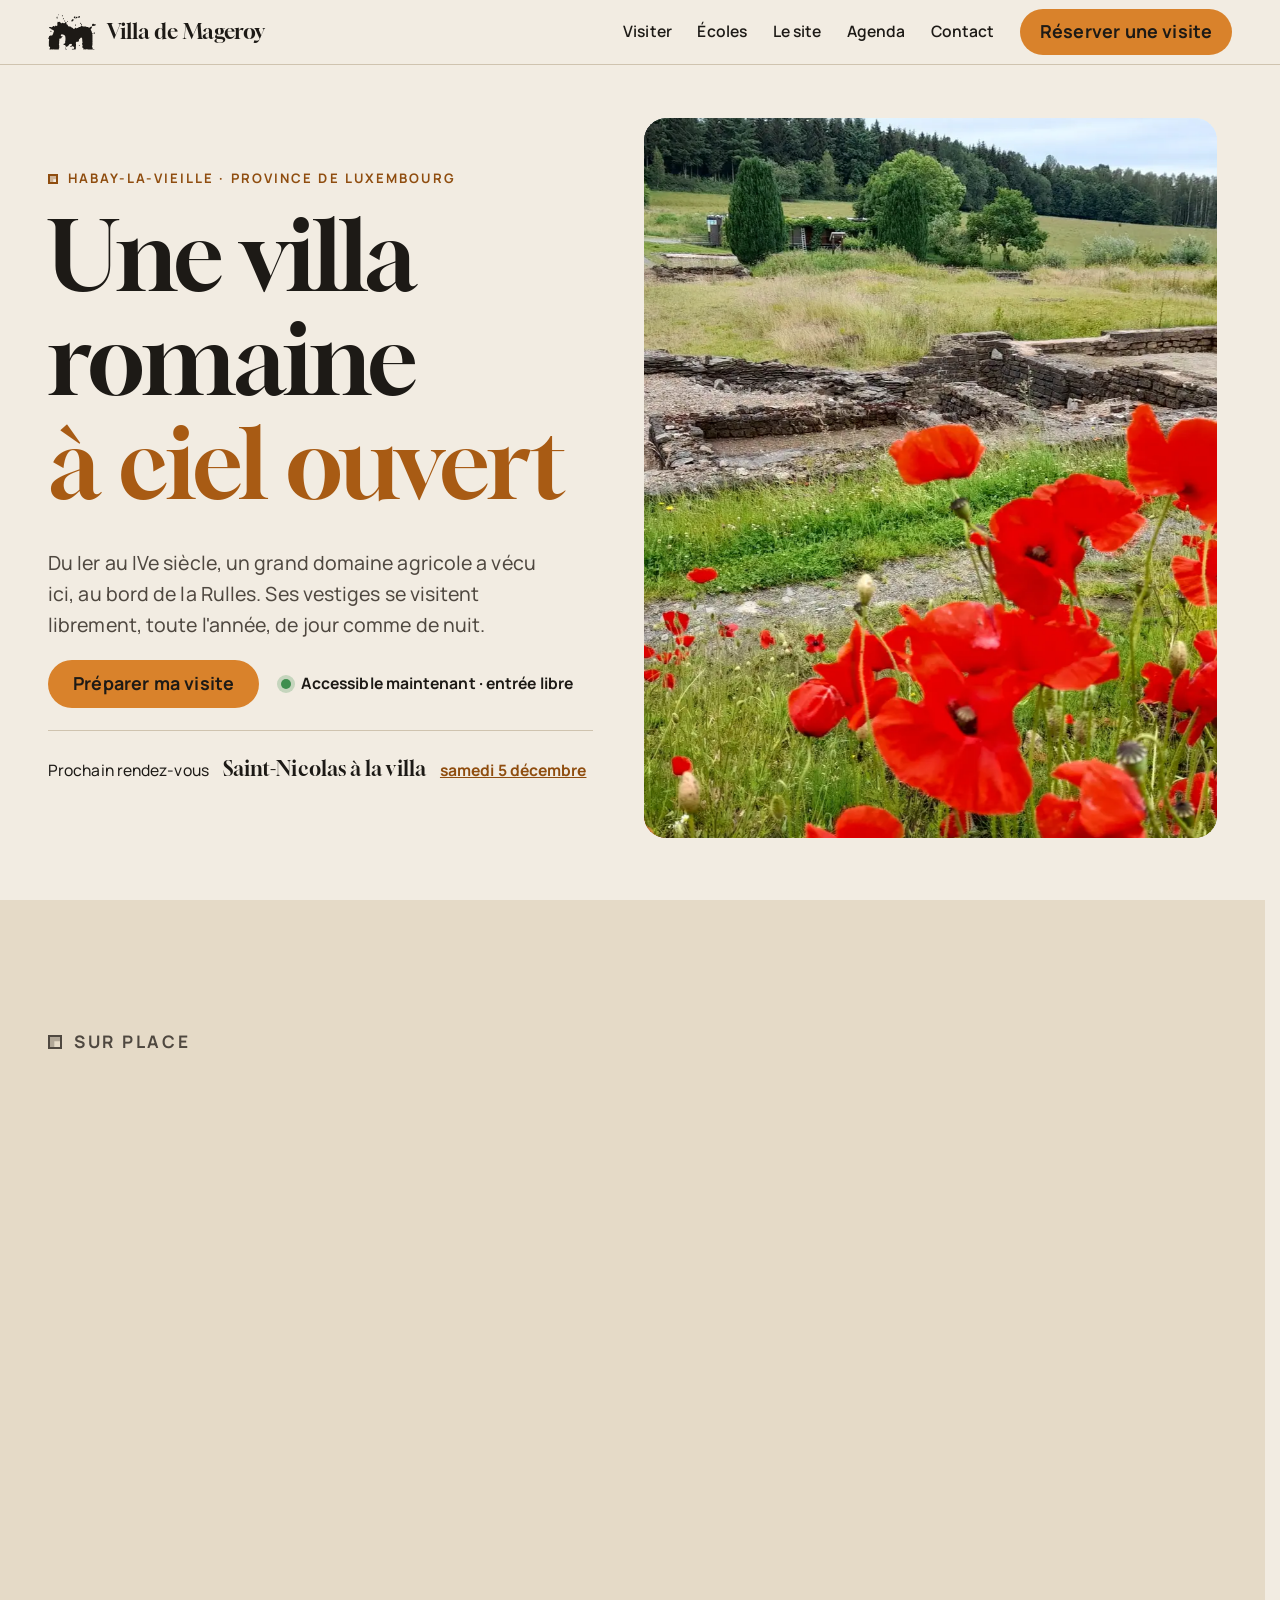
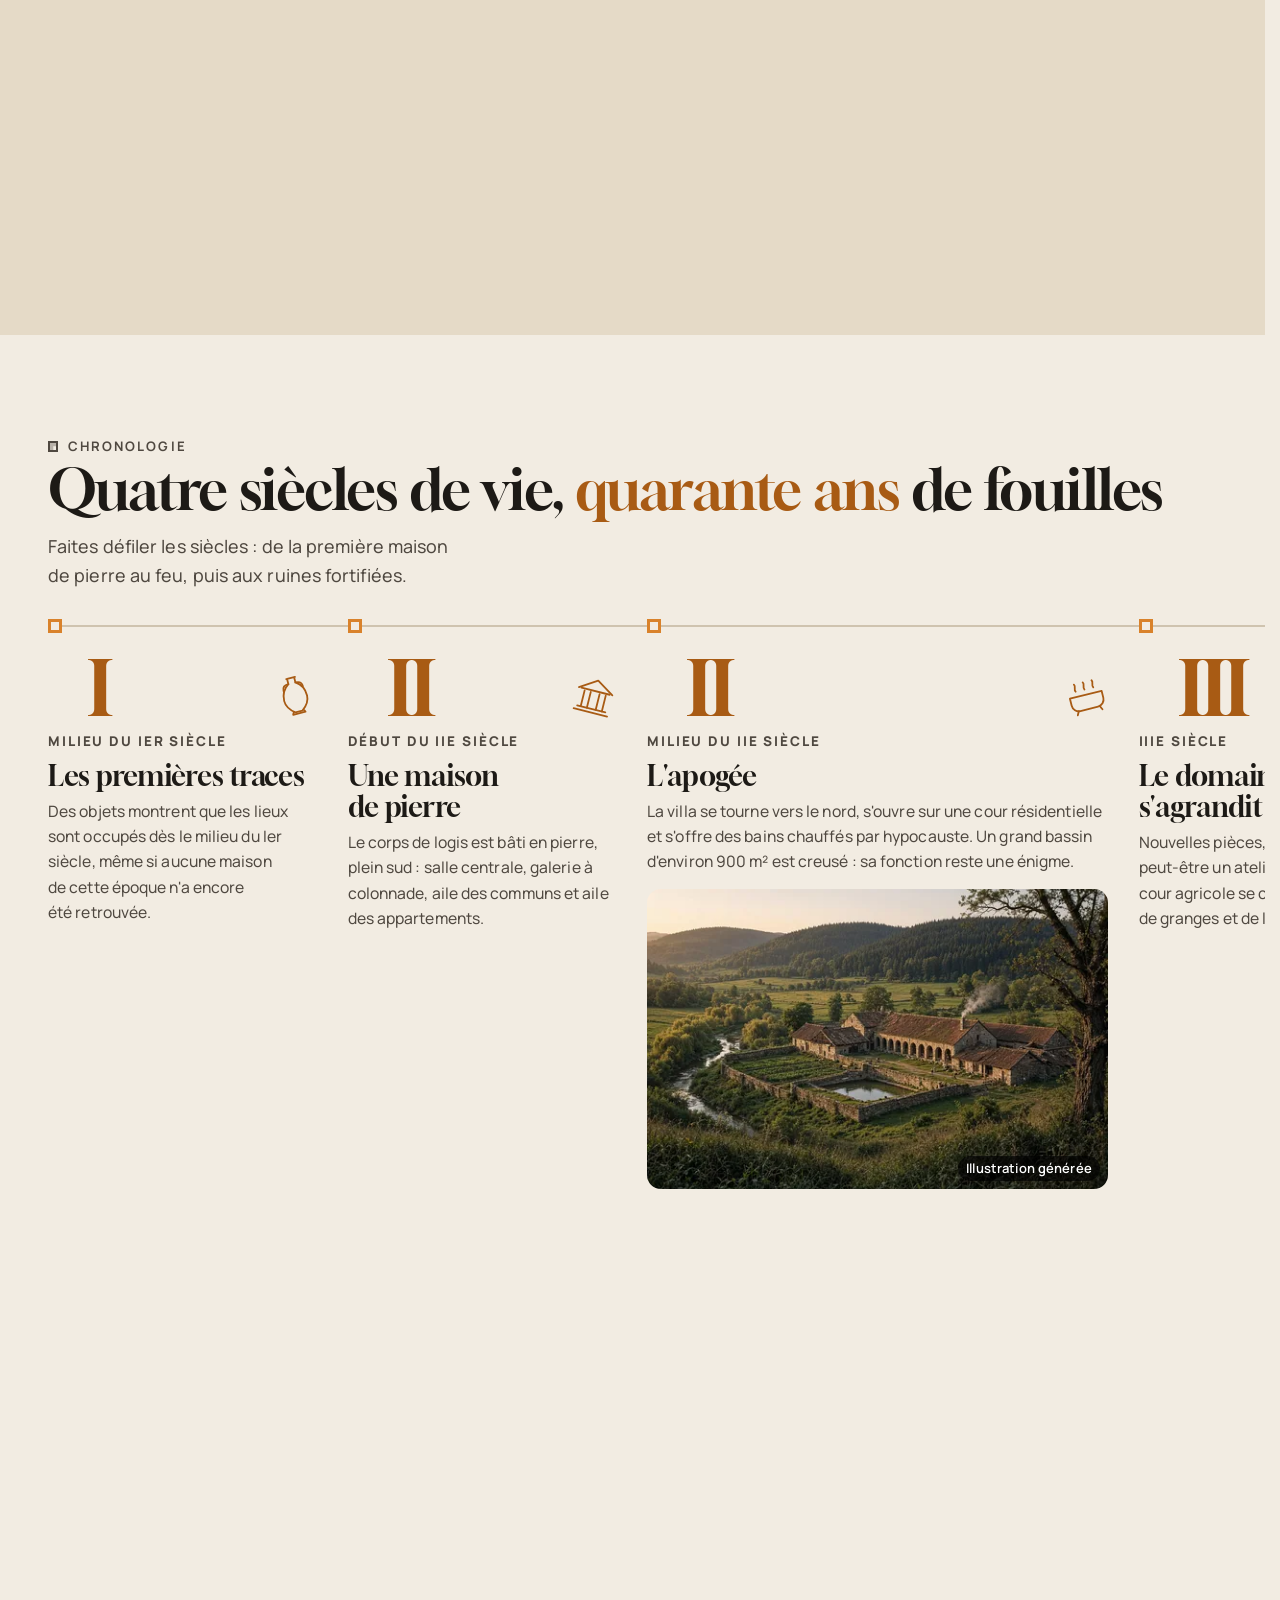
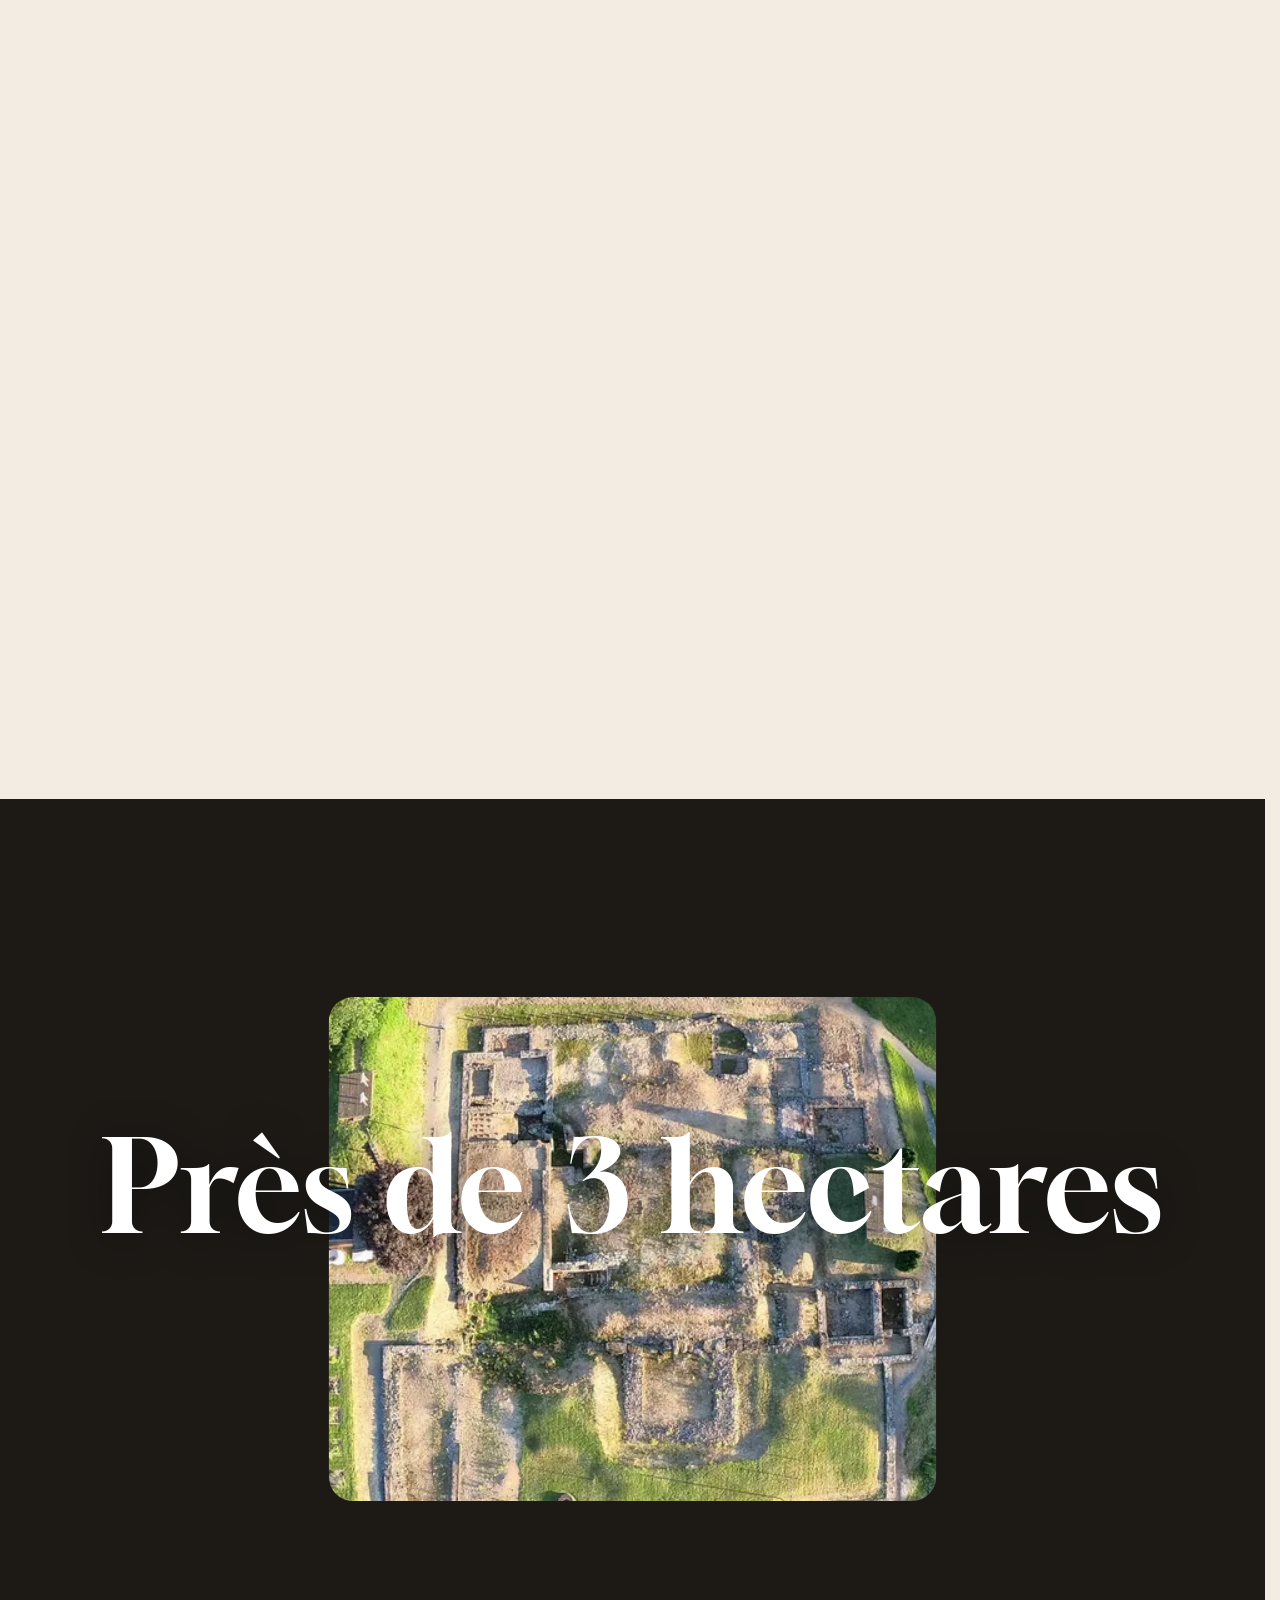
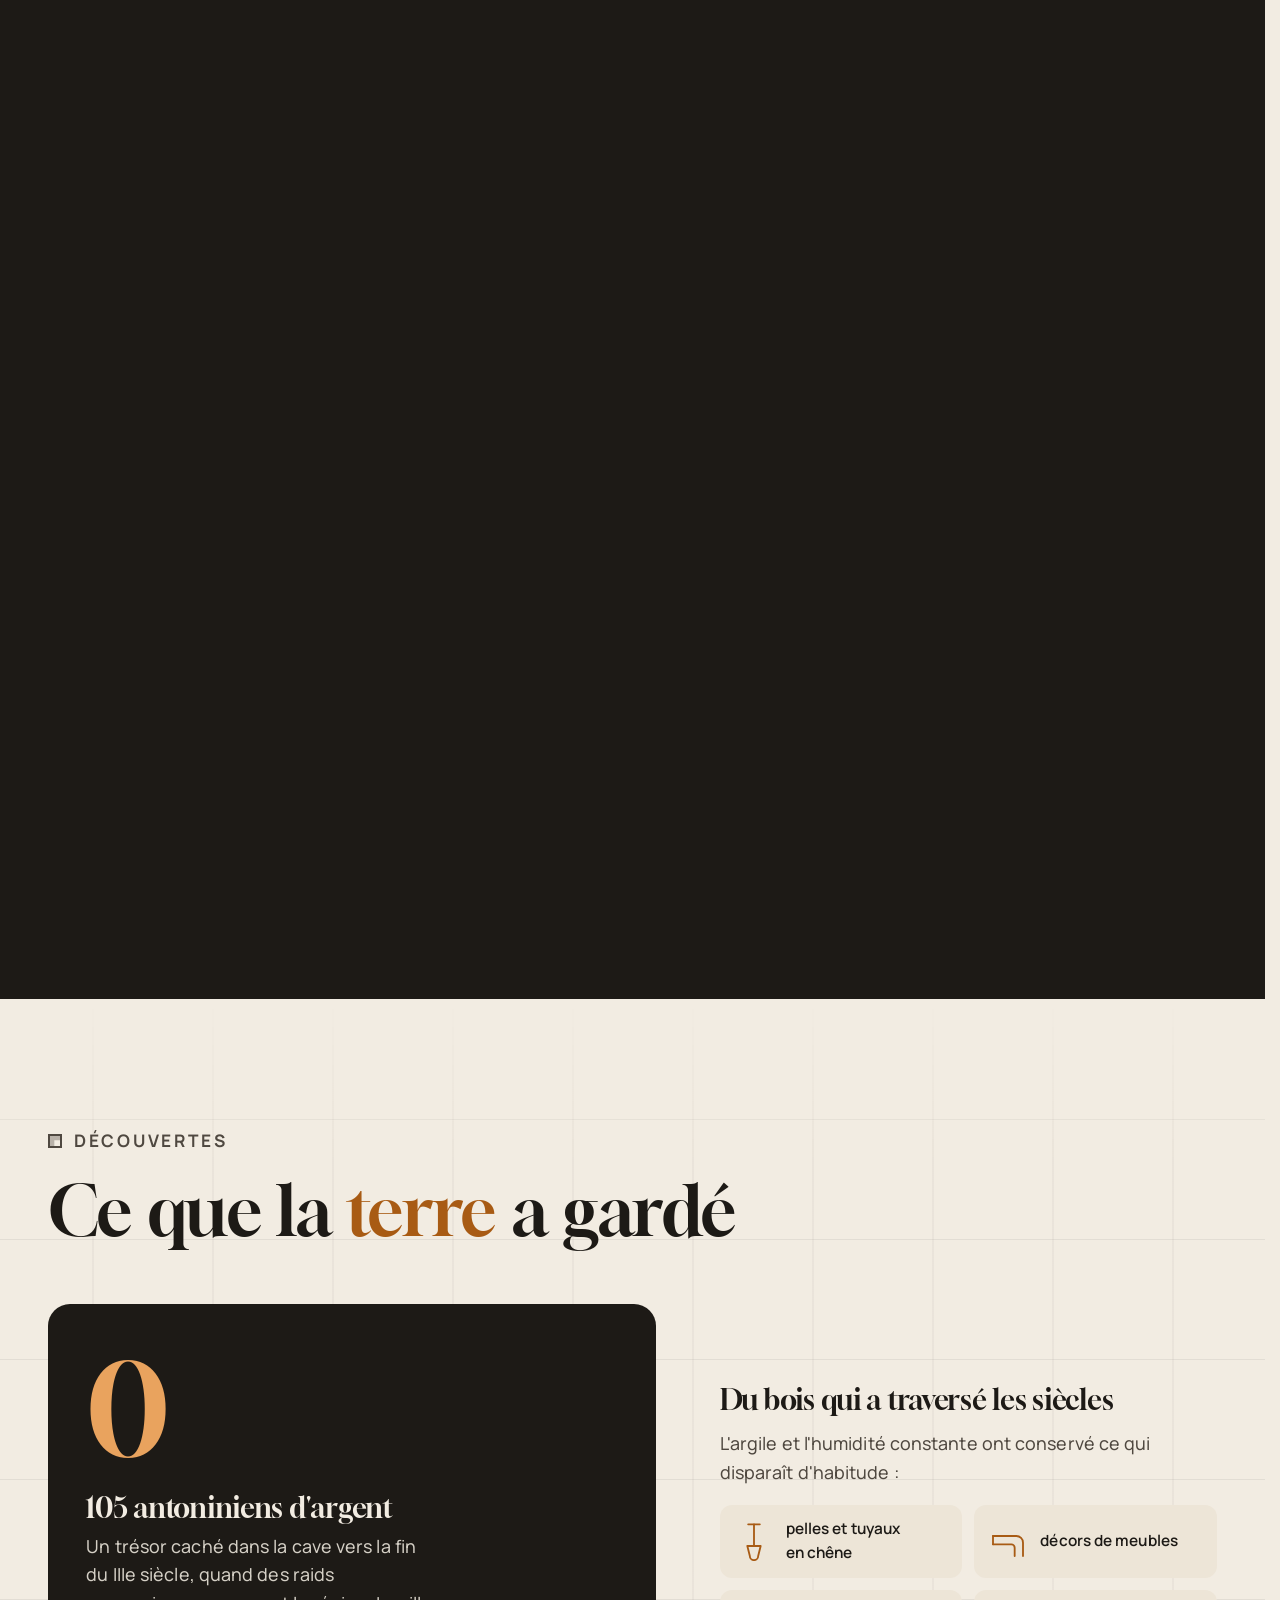
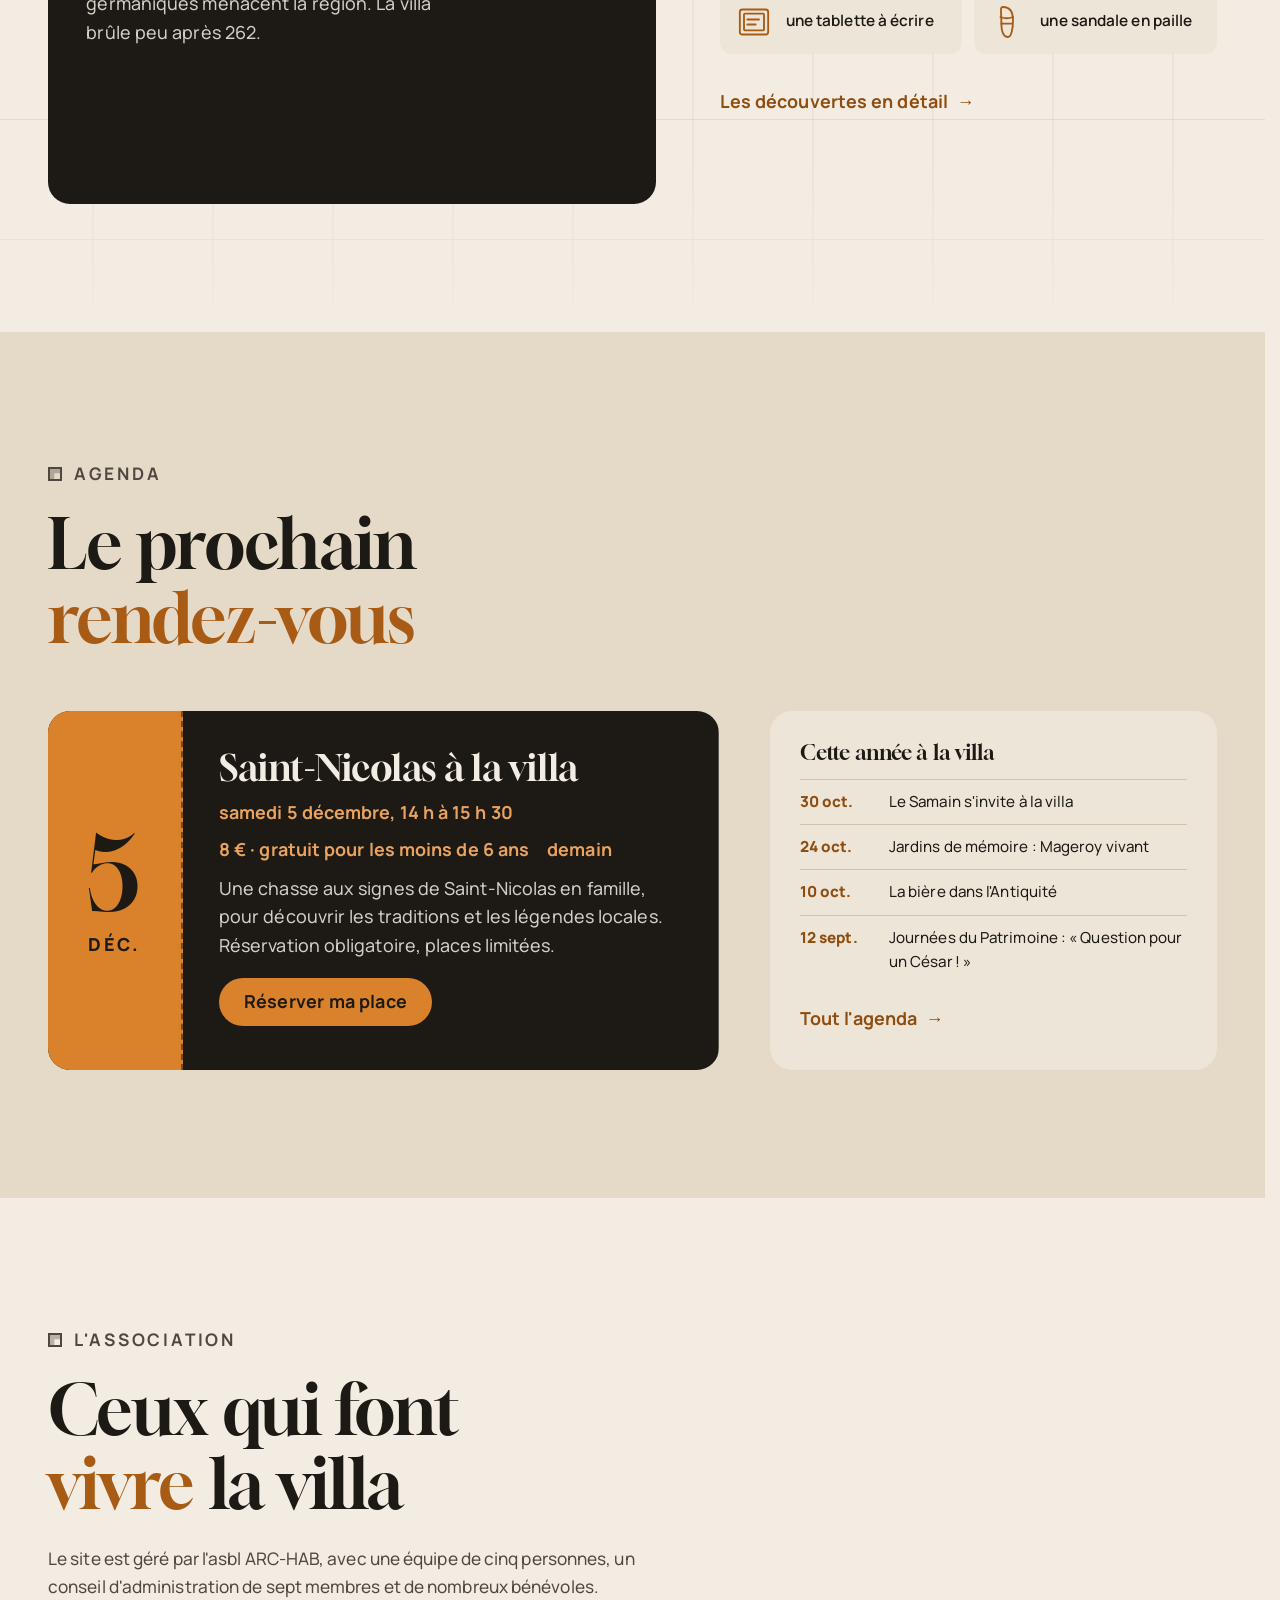
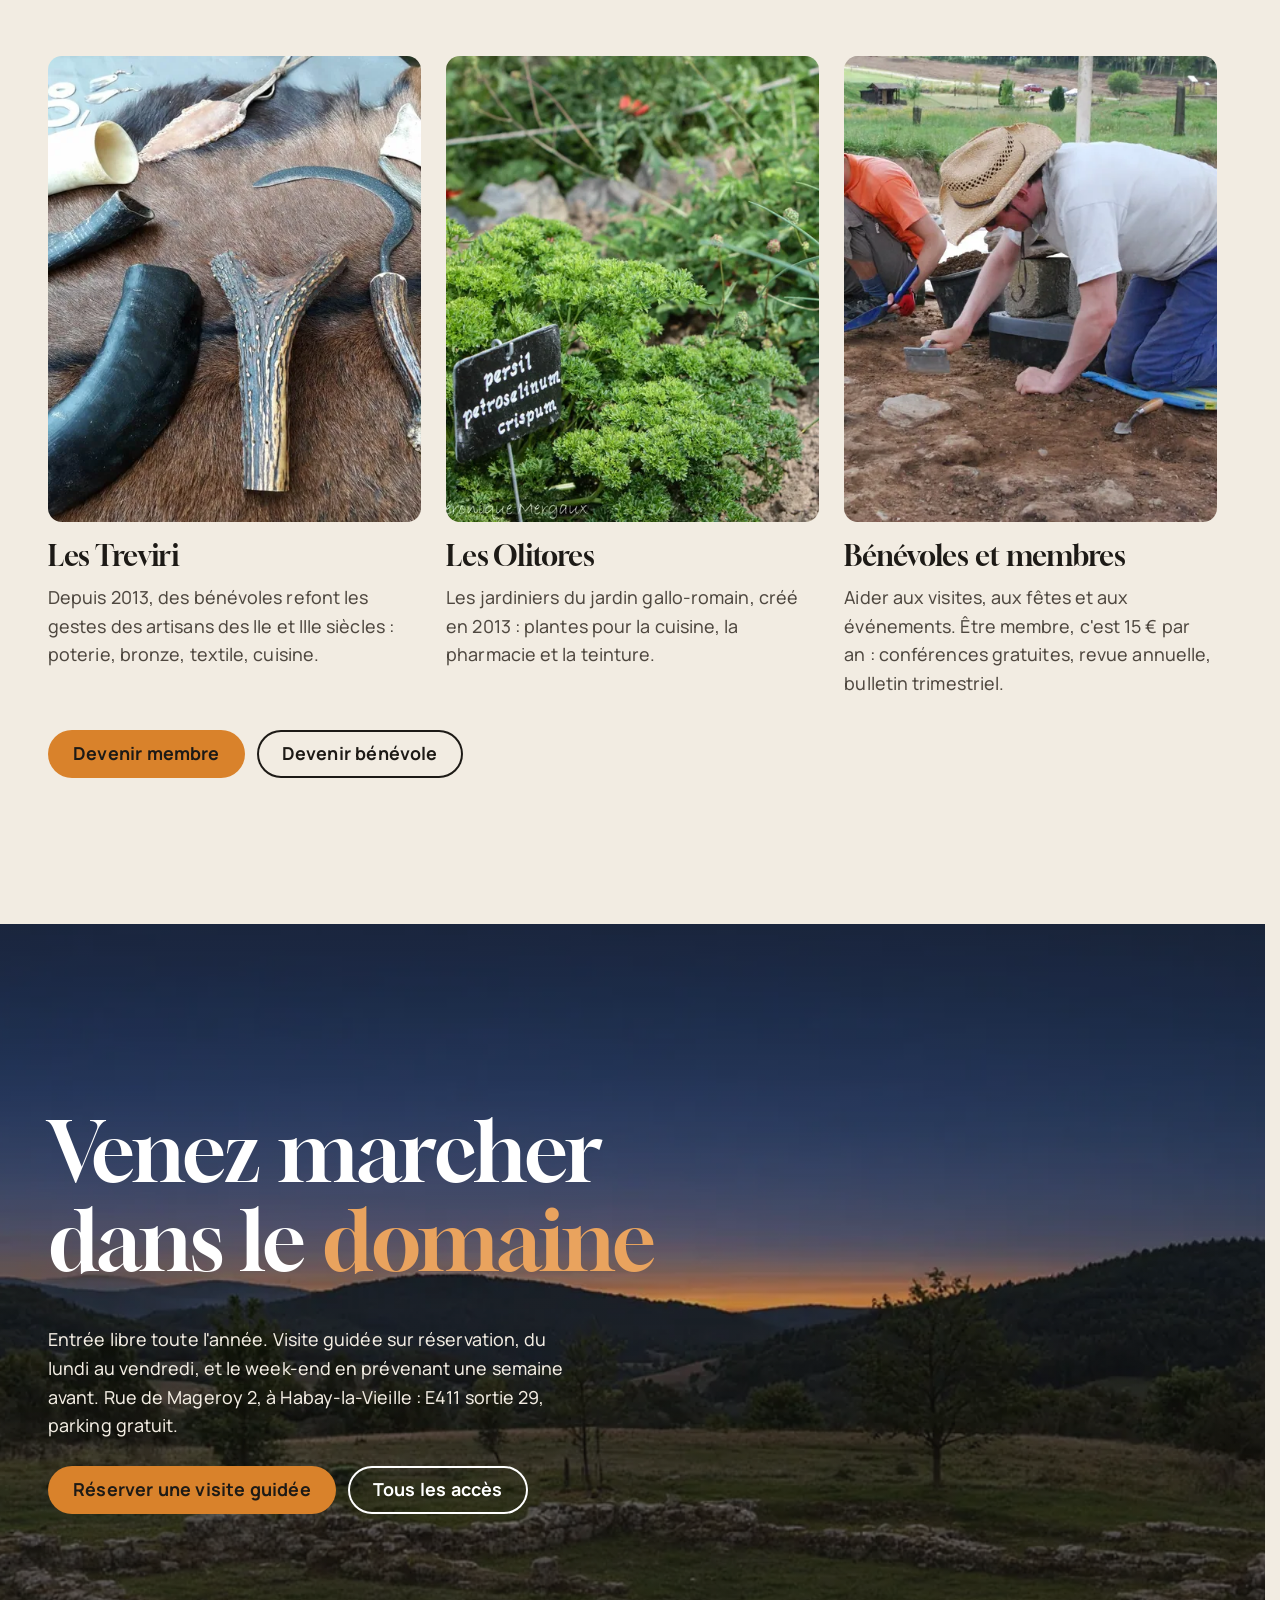
<file: index.html>
<!doctype html>
<html lang="fr" data-v="2">
<head>
<meta charset="utf-8">
<meta name="viewport" content="width=device-width, initial-scale=1, viewport-fit=cover">
<title>Villa gallo-romaine de Mageroy, à Habay-la-Vieille : un site archéologique en accès libre</title>
<meta name="description" content="Les vestiges d&#39;un domaine agricole gallo-romain du Ier au IVe siècle, fouillé depuis 1984 par l&#39;asbl ARC-HAB. Entrée libre toute l&#39;année, visites guidées et ateliers scolaires.">
<meta name="robots" content="noindex, nofollow">
<link rel="canonical" href="https://villa-mageroy-maquette.vercel.app/">
<style>:root{--fond:#F2ECE2;--texte:#1D1A16;--voile-fond:#1D1A16;--ouverture-fond:#1D1A16;--menu-fond:#F2ECE2}:root { --entete-h: 72px; --barres-h: 0px; } html { background: var(--fond); color: var(--texte); scrollbar-gutter: stable; } body { margin: 0; background: var(--fond); } html.js:not(.secours):not([data-arrivee="retour"]) [data-anime] { opacity: 0; } html.js:not(.secours):not([data-arrivee="retour"]) [data-anime].vu { opacity: 1; } [data-voile] { position: fixed; inset: 0; z-index: 900; background: var(--voile-fond); transform: translateY(100%); visibility: hidden; pointer-events: none; } html[data-arrivee="voile"]:not(.voile-leve):not(.secours) [data-voile] { transform: none; visibility: visible; } html.secours [data-voile] { visibility: hidden !important; } .ouverture-panneau { position: fixed; inset: 0; z-index: 850; display: none; place-content: center; justify-items: center; background: var(--ouverture-fond, var(--voile-fond)); color: var(--fond); text-align: center; } html.js[data-arrivee="intro"]:not(.secours):not(.intro-finie) .ouverture-panneau { display: grid; } html.defilement-bloque, html.defilement-bloque body, html.js[data-arrivee="intro"]:not(.secours):not(.intro-finie), html.js[data-arrivee="intro"]:not(.secours):not(.intro-finie) body, html[data-arrivee="voile"]:not(.voile-leve):not(.secours), html[data-arrivee="voile"]:not(.voile-leve):not(.secours) body { overflow: hidden; } html.js[data-arrivee="intro"]:not(.secours):not(.intro-finie) { background-color: var(--ouverture-fond, var(--voile-fond)); } html[data-arrivee="voile"]:not(.voile-leve):not(.secours) { background-color: var(--voile-fond); }</style>
<script>(function () {
var d = document.documentElement, ss = null, ls = null;
try { ss = window.sessionStorage; ls = window.localStorage; } catch (e) {}
d.classList.add('js');
var nav = performance.getEntriesByType ? performance.getEntriesByType('navigation')[0] : null;
var type = nav ? nav.type : 'navigate';
var depart = null;
try { depart = JSON.parse(ss.getItem('socle:depart') || 'null'); ss.removeItem('socle:depart'); } catch (e) {}
if (depart && !(Date.now() - depart.t < 15000)) depart = null;
var mode = type === 'back_forward' ? 'retour' : type === 'reload' ? 'intro' : depart ? 'voile' : 'intro';
d.setAttribute('data-arrivee', mode);
if (mode === 'voile' && depart.couleur) d.style.setProperty('--voile-fond', depart.couleur);
if (type === 'reload' && 'scrollRestoration' in history) {
history.scrollRestoration = 'manual';
}
try {
var choisie = ls && ls.getItem('socle:langue');
var langue = (d.lang || '').slice(0, 2);
if (choisie && choisie !== langue && type === 'navigate' && !depart) {
var alt = document.querySelector('link[rel="alternate"][hreflang="' + choisie + '"]');
if (alt) location.replace(new URL(alt.href).pathname + location.search + location.hash);
}
} catch (e) {}
setTimeout(function () { if (!d.classList.contains('demarre')) d.classList.add('secours'); }, 2000);
})();</script>
<link rel="preload" href="/assets/fonts/gloock-400.woff2" as="font" type="font/woff2" crossorigin>
<link rel="preload" href="/assets/fonts/manrope-variable.woff2" as="font" type="font/woff2" crossorigin>
<link rel="stylesheet" href="/assets/css/socle.css?v=2">
<link rel="stylesheet" href="/assets/css/site.css?v=2">
<link rel="modulepreload" href="/assets/js/site.js?v=2">
<link rel="modulepreload" href="/assets/js/socle/index.js?v=2">
<script src="/assets/vendor/gsap.min.js" defer></script>
<script src="/assets/vendor/ScrollTrigger.min.js" defer></script>
<script src="/assets/vendor/SplitText.min.js" defer></script>
<script type="module" src="/assets/js/site.js?v=2"></script>
<meta name="theme-color" content="#F2ECE2">
<link rel="icon" href="/assets/images/favicon.svg" type="image/svg+xml">
<link rel="apple-touch-icon" href="/assets/images/apple-touch-icon.png">
<meta property="og:type" content="website">
<meta property="og:site_name" content="Villa de Mageroy">
<meta property="og:locale" content="fr_FR">
<meta property="og:title" content="Villa gallo-romaine de Mageroy, à Habay-la-Vieille : un site archéologique en accès libre">
<meta property="og:description" content="Les vestiges d&#39;un domaine agricole gallo-romain du Ier au IVe siècle, fouillé depuis 1984 par l&#39;asbl ARC-HAB. Entrée libre toute l&#39;année, visites guidées et ateliers scolaires.">
<meta property="og:url" content="https://villa-mageroy-maquette.vercel.app/">
<meta property="og:image" content="https://villa-mageroy-maquette.vercel.app/assets/partage/accueil-fr.jpg">
<meta property="og:image:width" content="1200">
<meta property="og:image:height" content="630">
<meta property="og:image:alt" content="La villa de Mageroy : vestiges et coquelicots, entrée libre toute l&#39;année">
<meta name="twitter:card" content="summary_large_image">
<script type="application/ld+json">{"@context":"https://schema.org","@type":"TouristAttraction","name":"Villa gallo-romaine de Mageroy","description":"Site archéologique d'un domaine agricole gallo-romain occupé du Ier au IVe siècle, fouillé par l'asbl ARC-HAB. Accès libre toute l'année.","isAccessibleForFree":true,"publicAccess":true,"openingHours":"Mo-Su 00:00-23:59","address":{"@type":"PostalAddress","streetAddress":"Rue de Mageroy 2","postalCode":"6723","addressLocality":"Habay-la-Vieille","addressCountry":"BE"},"geo":{"@type":"GeoCoordinates","latitude":49.715932,"longitude":5.615396},"telephone":"+32 63 75 85 44","email":"villa.mageroy@gmail.com","sameAs":["https://www.facebook.com/villagalloromainedemageroy/","https://instagram.com/villamageroy","https://www.youtube.com/@villademageroyahabaylaviei9904"],"organizer":{"@type":"NGO","name":"ARC-HAB, groupe d'Archéologie de Habay asbl","address":{"@type":"PostalAddress","streetAddress":"Rue d'Hoffschmidt 13","postalCode":"6720","addressLocality":"Habay-la-Neuve","addressCountry":"BE"}}}</script>
</head>
<body id="haut">
<div data-voile data-forme="carroyage" aria-hidden="true"><div class="voile-carres" aria-hidden="true"></div><div class="voile-contenu"><img src="/assets/images/logo-clair.svg" alt="" width="76" height="56"><span data-voile-libelle>Accueil</span></div></div>
<div class="ouverture-panneau" data-ouverture aria-hidden="true">
  <svg class="intro-m" viewBox="0 0 884 655" aria-hidden="true" data-ouverture-objet><path class="intro-m-corps" d="M834 647 L836 650 L852 650 L855 642 L850 640 L838 641ZM839 646 L842 644 L850 645 L848 647ZM446 636 L440 648 L442 650 L456 649 L457 639ZM446 646 L449 641 L452 641 L454 643 L452 646 L448 647ZM710 614 L697 624 L697 633 L702 638 L709 640 L715 638 L718 634 L717 620 L719 618ZM74 617 L86 618 L93 623 L97 621 L86 611 L83 611ZM747 596 L740 600 L732 608 L727 623 L731 631 L739 630 L750 636 L757 636 L770 629 L770 624 L764 618 L758 619 L755 616 L755 612 L758 607 L757 599 L755 596ZM786 587 L783 588 L767 606 L768 610 L772 611 L777 617 L780 628 L780 638 L784 644 L790 640 L792 623 L795 618 L796 601ZM702 588 L702 596 L706 600 L713 599 L724 604 L723 598 L711 587 L705 586ZM776 564 L773 565 L775 572 L774 581 L770 590 L764 594 L764 596 L778 581 L784 579 L789 580 L783 570ZM130 514 L130 524 L134 529 L153 531 L163 537 L179 537 L172 531 L172 528 L176 523 L158 524 L137 518 L131 513ZM409 487 L401 493 L401 515 L412 528 L416 536 L421 521 L420 509 L422 501 L426 496 L430 495 L428 492ZM135 489 L121 497 L117 496 L109 487 L102 488 L94 495 L77 494 L76 496 L80 497 L93 495 L101 499 L106 497 L126 498ZM100 444 L100 446 L120 448 L155 476 L172 466 L179 456 L179 454 L172 448 L160 442 L154 442 L133 451 L127 450 L123 444 L103 440ZM267 410 L265 408 L254 409 L251 413 L251 421 L256 422 L267 419ZM255 416 L258 412 L262 412 L264 414 L263 416 L260 417ZM853 336 L844 341 L837 348 L837 351 L844 354 L853 362 L858 363 L862 360 L863 339 L860 336ZM854 340 L858 340 L860 343 L859 356 L857 358 L844 349 L848 344ZM280 205 L272 205 L264 209 L258 215 L255 231 L259 239 L262 239 L267 233 L271 232 L282 217 L282 208ZM838 183 L834 182 L822 189 L817 198 L817 203 L819 205 L826 206 L831 202 L839 190ZM617 182 L613 188 L619 198 L624 198 L629 188 L625 184 L620 184ZM809 198 L812 213 L817 215 L833 213 L834 216 L839 218 L851 215 L854 212 L866 212 L872 209 L878 202 L879 189 L873 185 L863 187 L857 186 L850 193 L848 193 L848 183 L839 175 L831 175 L822 179 L815 185ZM876 193 L875 198 L872 201 L871 200 L873 196 L872 193 L868 193 L860 197 L859 204 L867 206 L862 209 L850 209 L849 211 L840 214 L837 212 L837 209 L844 203 L850 204 L850 198 L854 196 L859 190 L872 189ZM844 186 L844 196 L845 197 L835 210 L827 211 L816 210 L814 208 L813 199 L818 189 L823 184 L831 179 L835 178ZM271 165 L266 173 L266 177 L269 181 L271 190 L274 191 L281 184 L281 179 L278 171 L273 165ZM604 158 L600 158 L593 163 L592 171 L596 177 L602 178 L609 173 L608 161ZM603 163 L605 165 L605 170 L600 174 L596 170 L596 167 L600 163ZM332 159 L326 159 L298 181 L290 191 L290 199 L297 203 L302 201 L316 185 L326 179 L331 173 L333 167ZM18 244 L18 254 L21 257 L36 257 L44 251 L48 254 L43 255 L42 262 L45 265 L55 267 L57 259 L65 262 L59 266 L59 270 L69 279 L75 278 L78 288 L87 287 L97 290 L102 295 L109 314 L109 324 L95 346 L96 360 L100 369 L98 370 L91 368 L86 373 L79 387 L79 395 L81 398 L78 400 L67 401 L60 393 L54 391 L46 392 L37 396 L19 408 L17 434 L16 435 L12 432 L4 438 L4 445 L12 451 L16 448 L18 449 L18 459 L20 462 L20 483 L16 501 L16 516 L18 521 L16 526 L16 592 L30 598 L38 609 L38 621 L25 639 L26 644 L33 650 L60 650 L62 648 L53 643 L64 639 L81 640 L80 649 L82 650 L99 649 L99 640 L115 640 L115 649 L117 650 L161 650 L168 648 L176 650 L198 650 L200 648 L199 637 L207 624 L207 573 L206 565 L203 559 L194 552 L194 544 L203 543 L206 538 L207 511 L205 503 L209 483 L208 460 L210 457 L210 442 L213 440 L223 439 L225 446 L237 449 L244 441 L249 430 L249 427 L242 423 L247 416 L239 414 L232 408 L229 402 L230 396 L244 375 L244 365 L258 371 L290 378 L309 394 L317 407 L322 439 L321 482 L316 500 L316 527 L322 537 L316 544 L307 538 L291 543 L287 548 L286 557 L288 562 L296 566 L308 567 L315 560 L321 562 L320 577 L322 583 L326 587 L336 588 L337 592 L329 596 L329 601 L324 611 L323 650 L370 650 L365 648 L352 648 L340 641 L337 641 L332 646 L330 637 L331 632 L329 629 L329 612 L337 601 L355 594 L381 572 L388 558 L392 554 L391 543 L406 542 L407 548 L412 550 L420 547 L425 539 L427 540 L428 547 L435 551 L444 547 L448 553 L448 559 L441 564 L441 569 L433 580 L418 584 L416 586 L410 600 L416 606 L420 606 L426 600 L445 589 L453 581 L461 582 L460 591 L478 606 L482 618 L489 620 L489 631 L482 641 L474 636 L460 639 L459 649 L488 650 L490 648 L483 642 L495 640 L496 643 L502 648 L512 650 L510 645 L510 637 L514 626 L513 587 L517 571 L515 565 L516 556 L513 533 L511 532 L513 531 L516 511 L526 507 L538 505 L553 505 L562 501 L570 491 L568 472 L571 466 L590 448 L596 439 L604 433 L607 424 L618 424 L625 426 L626 440 L629 445 L632 504 L635 511 L644 517 L643 521 L637 522 L634 529 L628 536 L632 564 L638 578 L645 583 L644 587 L637 588 L632 594 L631 609 L634 617 L643 618 L654 614 L658 618 L661 624 L661 630 L654 634 L655 650 L662 649 L662 642 L666 640 L676 644 L678 649 L686 650 L688 648 L688 638 L696 645 L722 644 L726 639 L735 639 L736 640 L732 647 L734 650 L757 650 L759 648 L753 648 L752 645 L764 642 L765 649 L768 650 L820 649 L814 638 L814 631 L819 626 L818 609 L812 594 L804 593 L804 578 L814 579 L820 572 L818 553 L821 539 L817 532 L818 517 L821 512 L821 505 L819 501 L819 384 L816 375 L817 356 L815 348 L808 338 L806 324 L796 299 L790 291 L786 280 L780 275 L790 272 L799 264 L809 246 L808 229 L802 227 L783 233 L768 245 L766 254 L764 255 L756 247 L752 247 L730 237 L710 235 L700 228 L687 224 L676 223 L644 225 L629 221 L629 216 L624 203 L619 203 L611 221 L604 228 L585 235 L570 237 L562 244 L546 250 L535 258 L528 260 L520 268 L509 266 L507 264 L511 262 L512 256 L508 251 L501 249 L496 253 L494 259 L495 264 L501 266 L500 269 L491 276 L479 277 L473 269 L468 267 L451 250 L440 247 L433 240 L422 233 L388 224 L377 223 L369 218 L361 217 L358 211 L365 208 L364 196 L358 195 L348 188 L340 188 L336 191 L333 186 L339 177 L339 163 L342 154 L339 150 L333 151 L322 149 L315 154 L308 163 L300 168 L297 168 L290 174 L287 168 L274 157 L268 157 L259 164 L255 174 L245 174 L241 164 L223 145 L218 142 L210 141 L190 144 L185 143 L178 146 L174 154 L171 181 L174 199 L181 205 L181 208 L173 219 L161 222 L158 216 L139 210 L132 219 L132 222 L136 226 L135 229 L115 231 L111 221 L103 217 L94 217 L90 226 L96 231 L85 232 L76 239 L77 249 L51 249 L50 248 L54 244 L54 240 L48 235 L34 236ZM480 646 L472 647 L469 645 L468 647 L465 647 L463 643 L473 640ZM658 637 L663 635 L665 632 L675 633 L684 638 L684 645 L682 646 L680 641 L671 637 L661 638ZM82 602 L87 602 L99 610 L103 614 L106 621 L106 625 L97 632 L97 635 L95 637 L94 646 L85 645 L85 640 L88 637 L88 630 L84 626 L69 626 L66 623 L65 614 L76 605ZM40 600 L43 602 L46 608 L46 621 L60 629 L61 635 L59 637 L53 636 L47 633 L45 630 L39 629 L41 625 L41 605 L39 602ZM169 596 L176 596 L181 600 L181 610 L178 613 L174 614 L170 613 L165 606 L165 601ZM165 574 L172 574 L178 580 L178 585 L172 594 L168 594 L164 592 L156 585 L157 581ZM493 560 L498 569 L504 575 L504 577 L500 586 L496 590 L495 606 L493 613 L490 616 L487 616 L485 614 L485 611 L481 602 L476 597 L477 596 L482 597 L487 604 L488 588 L494 579 L489 570 L487 576 L484 579 L476 583 L473 586 L468 586 L467 591 L464 588 L465 582 L471 576 L478 573 L486 561ZM460 562 L461 571 L455 578 L449 578 L441 586 L435 589 L434 588 L428 591 L427 588 L424 587 L437 583 L441 579 L444 573 L444 568 L450 564 L452 560 L458 560ZM115 560 L123 561 L129 569 L135 563 L139 563 L147 568 L146 577 L136 582 L138 585 L145 588 L145 594 L143 598 L141 599 L138 598 L133 593 L131 588 L126 587 L119 594 L119 601 L124 602 L128 606 L132 614 L134 614 L136 617 L136 630 L131 637 L132 644 L139 642 L146 642 L151 640 L146 619 L148 613 L152 611 L156 613 L162 613 L168 618 L181 618 L184 620 L186 625 L190 629 L197 628 L198 630 L196 633 L196 645 L194 647 L193 640 L185 640 L184 646 L164 645 L163 646 L133 646 L131 647 L119 645 L119 640 L121 637 L121 633 L124 625 L122 621 L114 615 L110 606 L102 600 L102 592 L105 589 L115 587 L115 584 L110 577 L110 567ZM84 557 L89 557 L94 560 L94 567 L90 572 L85 572 L80 567 L80 562ZM737 547 L742 547 L747 551 L751 558 L751 563 L749 565 L739 564 L733 560 L733 552ZM816 544 L815 549 L816 569 L811 574 L801 574 L800 580 L794 583 L801 593 L801 597 L808 597 L811 602 L804 603 L804 611 L807 614 L806 618 L812 620 L813 619 L812 614 L814 612 L815 613 L816 622 L811 627 L811 642 L813 645 L812 646 L801 646 L800 645 L805 641 L806 629 L802 627 L800 628 L799 631 L800 636 L799 644 L801 646 L800 647 L769 646 L768 641 L772 638 L769 640 L760 639 L756 641 L749 641 L748 647 L738 647 L737 646 L739 642 L743 641 L739 639 L739 636 L722 636 L718 641 L711 642 L698 641 L692 635 L689 634 L689 621 L692 616 L691 612 L682 610 L677 611 L675 608 L677 596 L668 598 L665 601 L663 607 L658 611 L648 611 L642 614 L638 614 L634 605 L635 598 L641 591 L648 590 L649 588 L652 589 L648 583 L648 579 L641 574 L642 570 L652 575 L657 580 L658 584 L665 590 L669 586 L676 586 L676 575 L679 570 L683 566 L693 562 L698 562 L707 565 L717 571 L724 579 L729 581 L733 572 L747 574 L750 576 L752 583 L756 587 L758 586 L761 587 L767 576 L765 570 L765 562 L770 556 L779 555 L789 564 L794 572 L798 567 L807 566 L812 570 L811 566 L812 551 L815 543ZM633 543 L636 544 L637 555 L635 558 L632 546ZM302 543 L307 543 L317 549 L316 556 L311 557 L306 563 L299 562 L306 557 L309 551 L303 547 L303 545 L301 544ZM88 537 L91 534 L97 534 L103 540 L103 545 L97 548 L92 547 L89 543ZM447 534 L448 539 L444 544 L439 544 L436 546 L432 544 L430 541 L430 539 L433 536 L439 533ZM36 532 L38 532 L43 536 L43 541 L40 544 L35 544 L30 539 L30 537ZM781 531 L785 531 L788 535 L789 543 L785 547 L780 546 L776 538 L777 534ZM483 531 L483 537 L479 542 L476 542 L472 539 L468 539 L465 542 L462 550 L459 550 L452 543 L451 538 L455 532 L463 525 L472 525ZM99 523 L101 521 L110 522 L117 532 L117 537 L114 539 L108 539 L102 535 L98 529ZM453 504 L456 506 L456 511 L447 530 L445 531 L433 516 L440 506 L445 504ZM547 499 L550 501 L549 502 L534 502 L513 507 L510 527 L508 528 L507 531 L498 532 L507 534 L510 537 L512 552 L513 574 L510 583 L511 622 L507 633 L507 644 L506 645 L499 639 L505 634 L508 624 L508 608 L506 597 L507 585 L510 576 L510 569 L508 563 L509 559 L508 542 L501 542 L493 539 L488 535 L487 531 L488 528 L494 523 L508 523 L508 502 L509 501 L528 501 L536 499ZM42 495 L48 496 L61 503 L61 506 L55 511 L56 514 L66 517 L79 514 L91 514 L93 518 L92 523 L90 525 L85 526 L87 529 L86 536 L81 539 L75 546 L72 546 L69 543 L68 528 L67 526 L63 524 L57 543 L54 546 L51 546 L49 544 L47 533 L40 521 L36 517 L36 506ZM407 479 L414 479 L431 484 L435 487 L439 494 L438 500 L435 503 L430 504 L428 512 L429 523 L426 535 L421 536 L417 543 L412 545 L410 544 L410 539 L407 537 L404 531 L395 523 L393 518 L394 509 L392 502 L393 499 L392 491 L399 483ZM57 467 L62 466 L65 467 L69 471 L66 479 L60 480 L52 475ZM753 461 L759 463 L763 468 L763 473 L760 477 L751 476 L748 473 L748 465ZM567 461 L568 463 L565 468 L565 485 L563 486 L561 483 L560 477 L561 468ZM762 460 L768 455 L774 456 L778 460 L779 465 L778 470 L773 472 L766 471 L761 464ZM75 451 L81 452 L85 456 L85 468 L82 472 L78 472 L75 470 L71 463 L71 456 L72 453ZM43 443 L51 441 L55 445 L56 452 L52 457 L48 457 L42 453ZM8 441 L12 438 L16 438 L18 440 L18 444 L11 445ZM91 442 L93 437 L100 431 L108 431 L126 435 L131 437 L133 439 L133 442 L150 434 L159 433 L171 437 L179 442 L184 447 L186 446 L190 451 L185 463 L174 475 L171 476 L164 482 L155 485 L145 480 L117 456 L93 454 L91 451ZM238 425 L244 430 L239 440 L235 444 L231 444 L227 440 L227 435 L235 426ZM227 409 L236 418 L230 422 L224 429 L222 429 L219 425 L219 418 L221 413 L225 409ZM574 348 L584 345 L590 349 L593 355 L592 359 L593 370 L597 371 L602 376 L604 376 L607 380 L622 391 L626 396 L629 402 L629 405 L635 416 L637 467 L638 468 L640 503 L658 514 L668 524 L671 525 L677 531 L682 540 L688 537 L695 537 L703 540 L709 540 L716 547 L717 550 L715 552 L710 553 L698 544 L688 545 L682 551 L674 551 L667 547 L663 543 L662 539 L654 533 L644 531 L641 534 L637 533 L642 524 L652 524 L660 527 L655 522 L647 517 L647 513 L638 507 L635 500 L632 441 L629 436 L628 422 L625 421 L625 417 L621 410 L619 403 L614 396 L607 392 L592 379 L584 375 L572 375 L564 378 L572 384 L579 397 L584 397 L581 393 L581 386 L589 384 L593 386 L592 388 L593 393 L588 396 L603 397 L606 400 L606 407 L600 412 L604 420 L601 429 L593 435 L591 432 L595 429 L595 423 L591 417 L589 410 L591 405 L587 405 L583 407 L575 406 L570 401 L566 392 L556 384 L553 378 L555 373 L571 365 L571 352ZM752 340 L755 338 L763 339 L768 344 L769 350 L766 353 L762 354 L753 352 L750 348ZM443 335 L449 335 L453 340 L453 347 L448 352 L443 352 L439 349 L439 339ZM231 329 L235 332 L237 336 L238 346 L244 355 L258 359 L272 367 L288 369 L297 373 L300 377 L304 379 L305 381 L307 381 L317 391 L324 401 L328 421 L328 431 L330 443 L328 484 L323 505 L325 523 L331 531 L340 521 L344 520 L348 525 L348 529 L345 536 L338 543 L331 546 L331 569 L329 579 L335 576 L342 551 L346 548 L355 546 L356 532 L359 529 L362 529 L369 534 L368 549 L374 555 L378 553 L384 544 L387 546 L388 551 L385 554 L379 565 L373 564 L368 561 L361 553 L349 556 L342 581 L339 584 L330 584 L325 579 L324 575 L325 559 L323 558 L323 544 L326 539 L325 531 L320 525 L320 509 L319 508 L320 498 L324 486 L325 435 L320 403 L312 390 L294 375 L290 373 L262 368 L258 365 L249 362 L240 362 L241 371 L237 375 L233 385 L227 392 L226 401 L220 409 L213 423 L210 436 L207 438 L207 453 L205 456 L206 479 L202 499 L203 534 L199 540 L190 541 L186 540 L191 550 L191 556 L200 563 L203 569 L204 614 L202 615 L200 610 L191 610 L187 606 L190 597 L201 596 L200 569 L185 557 L180 546 L161 545 L151 539 L126 535 L122 526 L123 508 L121 505 L108 505 L103 508 L99 508 L94 504 L75 505 L70 503 L67 500 L67 495 L75 484 L78 484 L83 487 L91 487 L92 486 L89 484 L90 479 L98 481 L110 478 L113 479 L120 487 L132 481 L138 481 L150 488 L147 492 L141 495 L133 502 L140 510 L160 516 L174 514 L179 515 L186 520 L186 524 L182 529 L190 533 L200 535 L201 514 L199 511 L193 508 L188 503 L188 499 L190 497 L199 496 L202 490 L201 436 L202 426 L204 423 L205 417 L210 406 L235 374 L233 367 L228 366 L220 357 L220 351 L224 345 L223 338 L224 334 L228 329ZM497 321 L505 322 L509 329 L508 333 L502 339 L498 339 L491 330 L491 325ZM682 325 L685 321 L691 320 L697 324 L698 329 L691 334 L687 334 L683 331ZM652 317 L655 319 L657 323 L656 333 L650 341 L642 341 L637 337 L636 330 L644 319 L648 317ZM639 307 L642 313 L628 328 L623 328 L618 322 L618 317 L620 313 L626 307 L629 306ZM732 303 L740 303 L743 306 L744 313 L741 318 L734 319 L729 314 L728 307ZM157 281 L164 287 L166 293 L166 309 L164 313 L158 319 L151 320 L144 317 L140 313 L138 307 L138 297 L144 285 L152 281ZM626 279 L631 279 L636 283 L636 285 L632 290 L626 291 L623 288 L622 283ZM737 278 L741 275 L749 274 L753 277 L755 280 L755 283 L750 288 L741 288 L736 283ZM610 271 L617 272 L619 275 L618 282 L615 285 L611 285 L606 282 L606 275ZM686 277 L688 274 L695 270 L699 269 L709 270 L714 275 L715 282 L712 286 L708 288 L690 288 L686 284ZM564 269 L575 269 L578 273 L578 282 L572 288 L567 289 L562 285 L561 272ZM252 265 L256 265 L261 271 L260 276 L256 280 L252 280 L247 276 L247 271ZM64 268 L68 266 L69 263 L76 263 L81 268 L81 272 L78 275 L72 275ZM652 261 L654 260 L660 261 L663 268 L667 269 L670 272 L671 279 L667 284 L660 285 L655 281 L654 275 L649 266ZM119 263 L124 259 L128 258 L133 259 L138 263 L147 260 L153 264 L153 268 L138 277 L134 277 L129 270 L126 271 L120 270ZM52 256 L53 261 L49 262 L46 259 L51 258ZM502 254 L504 254 L507 259 L504 260 L503 262 L500 262 L499 257ZM677 254 L680 253 L684 254 L693 262 L693 267 L690 271 L683 272 L675 266 L674 258ZM49 242 L46 248 L40 248 L34 253 L23 253 L21 250 L21 248 L26 244 L38 239 L46 239ZM186 232 L191 233 L194 237 L193 243 L190 246 L185 245 L183 242 L183 236ZM337 195 L344 191 L350 196 L360 199 L361 205 L357 207 L353 204 L345 205 L341 204 L337 200ZM21 414 L28 407 L50 395 L56 396 L63 404 L67 405 L69 413 L74 414 L86 402 L82 391 L89 377 L93 373 L102 373 L105 376 L110 378 L103 370 L103 364 L99 356 L99 348 L112 328 L112 310 L108 297 L105 291 L101 287 L97 285 L80 283 L79 280 L80 277 L87 275 L95 276 L98 271 L97 259 L92 255 L85 252 L81 248 L80 242 L89 235 L99 235 L100 233 L99 226 L96 224 L98 220 L104 222 L110 227 L111 234 L137 233 L139 232 L138 219 L141 215 L154 219 L156 221 L156 224 L161 226 L159 230 L153 233 L168 233 L176 225 L176 223 L181 218 L184 210 L186 209 L184 206 L184 201 L177 195 L177 188 L174 177 L176 172 L177 158 L182 149 L187 147 L194 147 L201 145 L214 145 L219 148 L231 161 L230 163 L215 149 L197 150 L182 156 L179 171 L179 183 L181 192 L198 208 L215 207 L223 203 L233 195 L236 188 L237 179 L231 167 L232 163 L238 168 L241 177 L245 178 L245 187 L243 195 L235 205 L238 208 L238 214 L234 219 L226 219 L224 217 L225 211 L217 215 L201 217 L197 216 L198 222 L207 222 L215 224 L230 244 L234 246 L241 253 L251 243 L247 236 L247 222 L249 214 L257 203 L266 199 L264 196 L262 187 L257 179 L259 177 L262 168 L270 161 L272 161 L284 172 L285 176 L289 178 L294 177 L301 171 L308 169 L323 154 L325 153 L336 154 L337 155 L336 173 L330 181 L330 186 L320 193 L303 211 L298 212 L290 209 L291 219 L283 230 L290 230 L308 222 L314 223 L344 222 L346 217 L349 214 L354 214 L357 220 L365 221 L373 226 L384 227 L418 236 L421 239 L429 243 L436 250 L447 253 L464 270 L469 272 L475 280 L480 280 L493 300 L505 288 L516 285 L520 280 L521 273 L532 263 L539 261 L550 253 L558 251 L566 247 L574 240 L589 238 L608 231 L614 225 L621 210 L625 218 L625 224 L640 228 L683 227 L696 231 L706 238 L726 240 L748 250 L752 250 L760 258 L766 259 L769 258 L771 249 L781 240 L791 234 L804 232 L806 234 L806 242 L802 248 L801 247 L803 241 L801 237 L795 237 L788 239 L779 246 L775 261 L780 265 L787 263 L790 264 L786 269 L777 271 L777 279 L783 284 L787 295 L793 303 L803 328 L805 342 L813 355 L813 379 L816 388 L816 505 L817 506 L817 510 L815 513 L814 536 L817 543 L816 544 L807 537 L807 530 L811 524 L810 516 L815 509 L813 503 L812 385 L807 372 L807 354 L801 340 L799 324 L795 317 L791 305 L780 291 L779 288 L771 281 L764 272 L760 265 L745 251 L728 244 L708 244 L700 253 L696 253 L691 249 L689 245 L689 234 L690 233 L683 231 L668 232 L670 237 L676 243 L676 246 L672 249 L665 250 L660 249 L655 244 L655 234 L656 233 L654 231 L646 232 L650 239 L650 245 L640 254 L637 254 L630 246 L629 236 L632 232 L631 231 L627 231 L623 236 L618 238 L614 238 L609 234 L592 241 L576 244 L569 250 L553 257 L547 258 L531 272 L527 286 L520 293 L511 295 L506 298 L497 309 L490 309 L487 307 L472 283 L448 257 L444 257 L437 254 L417 239 L363 227 L359 227 L357 232 L346 232 L342 230 L341 231 L307 231 L299 236 L290 239 L283 239 L282 244 L278 251 L271 253 L261 253 L256 251 L251 255 L247 261 L235 260 L230 254 L224 250 L210 232 L203 230 L198 231 L191 229 L186 232 L183 231 L174 240 L170 242 L167 241 L118 241 L117 242 L115 241 L92 241 L87 242 L90 245 L100 250 L104 254 L107 265 L106 276 L110 278 L115 278 L120 281 L119 289 L116 292 L109 293 L112 298 L117 314 L118 325 L104 347 L104 351 L109 363 L119 375 L119 382 L114 386 L106 386 L100 384 L96 380 L93 379 L89 389 L96 397 L96 404 L89 414 L78 423 L68 424 L60 418 L61 416 L57 405 L52 400 L49 400 L32 409 L27 414 L28 470 L27 471 L27 485 L23 503 L23 512 L30 515 L32 523 L27 529 L23 530 L23 588 L33 591 L36 594 L35 596 L28 592 L22 591 L19 588 L19 530 L21 523 L23 521 L21 520 L19 512 L19 505 L23 487 L23 458 L21 455 L21 445 L18 442 L18 439 L20 438ZM367 131 L363 128 L359 128 L353 135 L350 142 L351 145 L365 143 L369 137ZM362 133 L364 137 L361 140 L357 140 L356 139 L357 137ZM303 114 L299 121 L299 128 L310 133 L314 133 L315 121 L313 116ZM307 118 L311 122 L312 125 L311 128 L303 125Z" fill-rule="evenodd"/><g class="intro-m-pierres"><path class="pierre" d="M469 94 L467 93 L450 94 L444 96 L440 100 L431 117 L431 126 L432 130 L435 133 L444 135 L448 134 L457 127 L460 126 L466 120 L468 116 L468 110 L471 104 L471 97Z" style="--px:452;--py:114"/><path class="pierre" d="M582 37 L573 34 L567 36 L560 42 L554 54 L555 59 L560 65 L564 67 L574 67 L579 64 L586 57 L590 51 L589 44Z" style="--px:572;--py:51"/><path class="pierre" d="M485 42 L479 48 L475 58 L475 62 L477 66 L487 75 L491 75 L495 72 L497 72 L498 77 L500 79 L504 80 L509 73 L507 71 L503 70 L499 71 L498 68 L505 57 L506 53 L505 47 L498 41Z" style="--px:492;--py:61"/><path class="pierre" d="M537 47 L529 45 L517 52 L512 57 L511 60 L512 70 L521 75 L528 75 L537 70 L540 67 L543 59 L542 52Z" style="--px:528;--py:60"/><path class="pierre" d="M168 46 L164 47 L160 51 L158 61 L158 70 L167 82 L171 82 L174 79 L173 77 L173 70 L175 64 L174 54 L176 49 L174 47Z" style="--px:168;--py:64"/><path class="pierre" d="M502 185 L498 189 L497 210 L500 214 L504 216 L508 216 L508 212 L510 207 L510 192 L505 186Z" style="--px:504;--py:201"/><path class="pierre" d="M66 311 L61 307 L51 306 L44 311 L42 316 L42 320 L48 324 L58 322 L66 314Z" style="--px:54;--py:316"/><path class="pierre" d="M272 20 L264 19 L258 22 L256 29 L257 38 L260 40 L263 40 L267 35 L274 31Z" style="--px:266;--py:30"/><path class="pierre" d="M289 71 L281 72 L280 76 L277 79 L274 88 L275 92 L283 92 L288 89 L292 78 L292 74Z" style="--px:284;--py:82"/><path class="pierre" d="M654 639 L655 650 L660 650 L660 640 L664 638 L669 638 L678 642 L681 645 L680 650 L686 650 L685 641 L682 638 L674 634 L662 633 L657 635Z" style="--px:670;--py:642"/><path class="pierre" d="M580 568 L573 570 L569 573 L568 577 L569 578 L569 583 L572 585 L579 584 L584 579 L584 575Z" style="--px:576;--py:577"/><path class="pierre" d="M189 5 L186 8 L184 14 L196 21 L199 14 L198 6 L193 4Z" style="--px:192;--py:13"/><path class="pierre" d="M856 568 L850 570 L847 573 L846 577 L851 583 L855 583 L859 581 L860 574 L859 570Z" style="--px:854;--py:576"/><path class="pierre" d="M862 262 L856 259 L849 262 L848 266 L849 272 L852 273 L859 271 L862 266Z" style="--px:856;--py:266"/><path class="pierre" d="M249 482 L244 485 L245 494 L248 496 L253 496 L256 492 L256 485 L252 482Z" style="--px:250;--py:490"/><path class="pierre" d="M836 287 L836 294 L837 295 L846 296 L850 294 L850 291 L847 285 L840 284Z" style="--px:844;--py:290"/><path class="pierre" d="M162 114 L157 120 L157 122 L162 125 L166 126 L169 125 L172 121 L172 118 L168 114Z" style="--px:165;--py:120"/><path class="pierre" d="M287 46 L280 49 L280 57 L281 58 L288 59 L291 57 L293 52Z" style="--px:287;--py:53"/><path class="pierre" d="M97 148 L96 154 L98 156 L108 156 L109 152 L107 147 L100 146Z" style="--px:103;--py:152"/><path class="pierre" d="M526 143 L523 146 L522 153 L530 155 L532 153 L533 147 L532 144Z" style="--px:528;--py:150"/><path class="pierre" d="M395 647 L395 650 L417 650 L418 649 L417 646 L411 647 L410 646 L398 645Z" style="--px:407;--py:648"/></g></svg>
  <p class="ouverture-nom">Villa romaine de Mageroy</p>
</div>
<a class="evitement" href="#contenu">Aller au contenu</a>
<header data-entete>
  <div class="entete-rangee">
    <a class="entete-logo" href="/" data-libelle="Accueil" aria-current="page">
      <img src="/assets/images/logo.svg" alt="" width="48" height="36"><span>Villa de Mageroy</span>
    </a>
    <nav data-nav aria-label="Navigation principale">
      <ul><li><a href="/visiter" data-libelle="Visiter">Visiter</a></li><li><a href="/ecoles" data-libelle="Écoles">Écoles</a></li><li><a href="/le-site" data-libelle="Le site">Le site</a></li><li><a href="/agenda" data-libelle="Agenda">Agenda</a></li><li><a href="/contact" data-libelle="Contact">Contact</a></li></ul>
    </nav>
    <div class="entete-actions">
      <a class="bouton" href="/visiter#reserver" data-libelle="Visiter"><span class="masque-etroit">Réserver une visite</span><span class="seul-etroit">Réserver</span></a>
      <button type="button" data-menu-bouton aria-controls="menu" aria-expanded="false" data-libelle-ouvrir="Menu" data-libelle-fermer="Fermer"><span data-libelle-bouton>Menu</span></button>
      <a class="menu-sansjs" href="#menu" data-menu-lien>Menu</a>
    </div>
  </div>
</header>
<script>/* Avant le premier affichage : rangées de la navigation (même règle que ajusterNav dans assets/js/socle/entete.js)
   et hauteur réelle de l'en-tête, pour que rien ne saute quand le JavaScript du site prend la main. */
(function () {
  var h = document.documentElement, u = document.querySelector('[data-nav] ul'), e = document.querySelector('[data-entete]');
  if (u) {
    var deborde = function () { return u.scrollWidth > u.clientWidth + 1; }, c = deborde();
    if (c && window.matchMedia('(min-width: 900px)').matches) {
      h.classList.add('nav-deux-rangees'); c = deborde();
      if (c) { h.classList.add('nav-deux-lignes'); var a = u.querySelector('a'); c = !a || u.getBoundingClientRect().height > a.getBoundingClientRect().height * 2.5; }
      if (c) h.classList.remove('nav-deux-rangees', 'nav-deux-lignes');
    }
    if (c) h.classList.add('nav-compacte');
  }
  if (e) h.style.setProperty('--entete-h', Math.round(e.getBoundingClientRect().height) + 'px');
})();</script>
<span id="menu-ferme" aria-hidden="true"></span>
<div id="menu" data-menu role="dialog" aria-modal="true" aria-label="Menu">
  <p class="menu-sansjs-fermer"><a href="#menu-ferme">Fermer</a></p>
  <ul><li style="--i:0"><a href="/" class="menu-lien" data-libelle="Accueil" aria-current="page">Accueil</a></li><li style="--i:1"><a href="/visiter" class="menu-lien" data-libelle="Visiter">Visiter</a></li><li style="--i:2"><a href="/ecoles" class="menu-lien" data-libelle="Écoles">Écoles</a></li><li style="--i:3"><a href="/le-site" class="menu-lien" data-libelle="Le site">Le site</a></li><li style="--i:4"><a href="/agenda" class="menu-lien" data-libelle="Agenda">Agenda</a></li><li style="--i:5"><a href="/contact" class="menu-lien" data-libelle="Contact">Contact</a></li></ul>
  <p><a class="bouton" href="tel:+3263758544">Appeler 063 75 85 44</a></p>
</div>
<main id="contenu" tabindex="-1">
<section class="hero" id="debut">
  <div class="hero-texte">
    <p class="surtitre">Habay-la-Vieille · province de Luxembourg</p>
    <h1 class="hero-titre" data-anime="gsap"><span class="ligne"><span>Une villa</span></span><span class="ligne"><span>romaine</span></span><span class="ligne"><span class="mot">à ciel ouvert</span></span></h1>
    <p class="hero-intro">Du Ier au IVe siècle, un grand domaine agricole a vécu ici, au bord de la Rulles. Ses vestiges se visitent librement, toute l&#39;année, de jour comme de nuit.</p>
    <p class="hero-actions">
      <a href="/visiter" class="bouton" data-libelle="Visiter" data-action-principale data-survol="magnetique">Préparer ma visite</a>
      <span class="info-cle" data-info-cle>Accessible maintenant · entrée libre</span>
    </p>
    <p class="hero-prochain" data-prochain-evenement data-debut="2026-12-05T14:00" data-fin="2026-12-05T15:30">
      <span>Prochain rendez-vous</span>
      <b>Saint-Nicolas à la villa</b>
      <a href="/agenda" data-libelle="Agenda">samedi 5 décembre</a>
    </p>
  </div>
  <div class="carroyage apercu" style="--apercu:url([data-uri]);--apercu-mobile:url([data-uri])" data-effet="carroyage"><figure class="media hero-media" data-iris-centre data-fx="parallaxe" data-fx-force="6" style="--cadrage:50% 55%;--cadrage-mobile:62% 55%">
  <picture><source media="(max-width: 760px) and (orientation: portrait)" srcset="/assets/images/accueil-coquelicots-mobile-640.webp 640w, /assets/images/accueil-coquelicots-mobile-1080.webp 1080w" sizes="(max-width: 760px) 100vw, 52vw">
    <img src="/assets/images/accueil-coquelicots-1280.webp" srcset="/assets/images/accueil-coquelicots-640.webp 640w, /assets/images/accueil-coquelicots-1280.webp 1280w, /assets/images/accueil-coquelicots-1920.webp 1920w" sizes="(max-width: 760px) 100vw, 52vw" alt="Les murs arasés de la villa de Mageroy au milieu des herbes, des coquelicots au premier plan et la forêt au fond" width="1280" height="1280" fetchpriority="high" loading="eager" decoding="async">
  </picture>
</figure><div class="carroyage-grille" aria-hidden="true" data-audit-ignorer></div></div>
</section>
<section class="section bande-sable" id="que-faire">
  <div class="conteneur">
    <div class="section-tete">
      <p class="surtitre">Sur place</p>
      <h2 data-anime="lignes">Que faire à <span class="mot">Mageroy</span> ?</h2>
    </div>
    <ul class="cartes" data-anime="cascade">
      <li class="carte-faire" data-survol="incline" data-survol-force="4">
        <figure class="media " style="--cadrage:50% 50%">
  <picture>
    <img src="/assets/images/carte-visite-libre-784.webp" srcset="/assets/images/carte-visite-libre-480.webp 480w, /assets/images/carte-visite-libre-640.webp 640w, /assets/images/carte-visite-libre-784.webp 784w" sizes="(max-width: 560px) 40vw, (max-width: 1060px) 50vw, 25vw" alt="" width="784" height="1045" loading="lazy" decoding="async">
  </picture>
</figure>
        <div class="carte-corps">
          <h3>Visite libre</h3>
          <p class="carte-prix" data-prix>Gratuit</p>
          <p>Tous les jours, 24 h/24 : les vestiges, le jardin et l&#39;étang, à votre rythme.</p>
          <a class="lien-fleche carte-lien" href="/visiter#formules" data-superpose>Voir<span class="visuellement-cache"> : Visite libre</span></a>
        </div>
      </li><li class="carte-faire" data-survol="incline" data-survol-force="4">
        <figure class="media " style="--cadrage:50% 50%">
  <picture>
    <img src="/assets/images/carte-visite-guidee-784.webp" srcset="/assets/images/carte-visite-guidee-480.webp 480w, /assets/images/carte-visite-guidee-640.webp 640w, /assets/images/carte-visite-guidee-784.webp 784w" sizes="(max-width: 560px) 40vw, (max-width: 1060px) 50vw, 25vw" alt="" width="784" height="1045" loading="lazy" decoding="async">
  </picture>
</figure>
        <div class="carte-corps">
          <h3>Visite guidée</h3>
          <p class="carte-prix" data-prix>40 € jusqu&#39;à 10 personnes</p>
          <p>1 h 30 avec un guide, parfois fouilleur lui-même. Sur réservation.</p>
          <a class="lien-fleche carte-lien" href="/visiter#calcul" data-superpose>Voir<span class="visuellement-cache"> : Visite guidée</span></a>
        </div>
      </li><li class="carte-faire" data-survol="incline" data-survol-force="4">
        <figure class="media " style="--cadrage:50% 50%">
  <picture>
    <img src="/assets/images/carte-ecoles-784.webp" srcset="/assets/images/carte-ecoles-480.webp 480w, /assets/images/carte-ecoles-640.webp 640w, /assets/images/carte-ecoles-784.webp 784w" sizes="(max-width: 560px) 40vw, (max-width: 1060px) 50vw, 25vw" alt="" width="784" height="1046" loading="lazy" decoding="async">
  </picture>
</figure>
        <div class="carte-corps">
          <h3>Écoles</h3>
          <p class="carte-prix" data-prix>Dès 3 € par élève</p>
          <p>Visite du site et ateliers pratiques, au site ou en classe.</p>
          <a class="lien-fleche carte-lien" href="/ecoles" data-superpose>Voir<span class="visuellement-cache"> : Écoles</span></a>
        </div>
      </li><li class="carte-faire" data-survol="incline" data-survol-force="4">
        <figure class="media " style="--cadrage:50% 50%">
  <picture>
    <img src="/assets/images/carte-evenements-784.webp" srcset="/assets/images/carte-evenements-480.webp 480w, /assets/images/carte-evenements-640.webp 640w, /assets/images/carte-evenements-784.webp 784w" sizes="(max-width: 560px) 40vw, (max-width: 1060px) 50vw, 25vw" alt="" width="784" height="1045" loading="lazy" decoding="async">
  </picture>
</figure>
        <div class="carte-corps">
          <h3>Événements</h3>
          <p class="carte-prix" data-prix>Toute l&#39;année</p>
          <p>Fêtes, visites à thème, journées du Patrimoine et de l&#39;Archéologie.</p>
          <a class="lien-fleche carte-lien" href="/agenda" data-superpose>Voir<span class="visuellement-cache"> : Événements</span></a>
        </div>
      </li>
    </ul>
  </div>
</section>
<section class="frise" id="siecles" data-scene data-entete-cache aria-label="Les siècles de la villa">
  <div class="frise-scene">
    <div class="frise-tete">
      <div><p class="surtitre">Chronologie</p><h2 data-anime="lignes">Quatre siècles de vie, <span class="mot">quarante ans</span> de fouilles</h2></div>
      <p class="masque-ecran-bas">Faites défiler les siècles : de la première maison de pierre au feu, puis aux ruines fortifiées.</p>
    </div>
    <ol class="frise-piste" data-frise-piste data-effet="frise" data-visuel>
      <span class="frise-ligne" aria-hidden="true"><span></span></span>
      <li class="etape">
        <span class="etape-tete" aria-hidden="true"><span class="etape-siecle">I</span><svg class="etape-icone" viewBox="0 0 48 48" aria-hidden="true"><path d="M19 5h10M20 5v6c-6 4-9 10-9 17 0 7 5 12 9 15h8c4-3 9-8 9-15 0-7-3-13-9-17V5"/><path d="M20 11c-5 0-7 3-7 6M28 11c5 0 7 3 7 6M18 43l-1 2h14l-1-2"/></svg></span>
        <span class="etape-quand">Milieu du Ier siècle</span>
        <h3>Les premières traces</h3>
        <p>Des objets montrent que les lieux sont occupés dès le milieu du Ier siècle, même si aucune maison de cette époque n&#39;a encore été retrouvée.</p>
      </li><li class="etape">
        <span class="etape-tete" aria-hidden="true"><span class="etape-siecle">II</span><svg class="etape-icone" viewBox="0 0 48 48" aria-hidden="true"><path d="M5 20 24 8l19 12"/><path d="M8 20h32M8 40h32M5 44h38"/><path d="M12 22v18M19 22v18M29 22v18M36 22v18"/></svg></span>
        <span class="etape-quand">Début du IIe siècle</span>
        <h3>Une maison de pierre</h3>
        <p>Le corps de logis est bâti en pierre, plein sud : salle centrale, galerie à colonnade, aile des communs et aile des appartements.</p>
      </li><li class="etape etape--image">
        <span class="etape-tete" aria-hidden="true"><span class="etape-siecle">II</span><svg class="etape-icone" viewBox="0 0 48 48" aria-hidden="true"><path d="M6 24h36v8a8 8 0 0 1-8 8H14a8 8 0 0 1-8-8z"/><path d="M14 18c-2-3 2-5 0-8M24 18c-2-3 2-5 0-8M34 18c-2-3 2-5 0-8"/><path d="M12 40l-2 4M36 40l2 4"/></svg></span>
        <span class="etape-quand">Milieu du IIe siècle</span>
        <h3>L&#39;apogée</h3>
        <p>La villa se tourne vers le nord, s&#39;ouvre sur une cour résidentielle et s&#39;offre des bains chauffés par hypocauste. Un grand bassin d&#39;environ 900 m² est creusé : sa fonction reste une énigme.</p>
        <figure class="media " data-grok style="--cadrage:50% 50%">
  <picture>
    <img src="/assets/images/grok/evocation-villa-960.webp" srcset="/assets/images/grok/evocation-villa-480.webp 480w, /assets/images/grok/evocation-villa-640.webp 640w, /assets/images/grok/evocation-villa-960.webp 960w" sizes="(max-width: 760px) 90vw, 36vw" alt="Évocation d&#39;une villa gallo-romaine à son apogée, au IIe siècle (illustration générée, pas une reconstitution scientifique de Mageroy)" width="960" height="640" loading="lazy" decoding="async">
  </picture><figcaption class="mention-ia">Illustration générée</figcaption>
</figure>
      </li><li class="etape">
        <span class="etape-tete" aria-hidden="true"><span class="etape-siecle">III</span><svg class="etape-icone" viewBox="0 0 48 48" aria-hidden="true"><path d="M8 38h28l4 6H4z"/><path d="M12 38c2-5 6-7 12-7s10 2 12 7"/><path d="M27 8l10 10M30 5l-6 6 10 10 6-6zM29 16 17 28"/></svg></span>
        <span class="etape-quand">IIIe siècle</span>
        <h3>Le domaine s&#39;agrandit</h3>
        <p>Nouvelles pièces, porche d&#39;entrée, peut-être un atelier de bronziers ; la cour agricole se complète d&#39;écuries, de granges et de logements.</p>
      </li><li class="etape">
        <span class="etape-tete" aria-hidden="true"><span class="etape-siecle">III</span><svg class="etape-icone" viewBox="0 0 48 48" aria-hidden="true"><path d="M24 42c-8 0-13-5-13-12 0-8 7-11 8-20 5 4 6 8 6 12 2-2 3-5 3-8 5 4 9 10 9 16 0 7-5 12-13 12z"/></svg></span>
        <span class="etape-quand">Fin du IIIe siècle</span>
        <h3>Le feu</h3>
        <p>Les raids germaniques troublent la région. Un trésor de 105 antoniniens d&#39;argent est caché dans la cave. Après 262, la villa brûle, puis est abandonnée.</p>
      </li><li class="etape">
        <span class="etape-tete" aria-hidden="true"><span class="etape-siecle">IV</span><svg class="etape-icone" viewBox="0 0 48 48" aria-hidden="true"><path d="M12 44V14h24v30M12 14V6h5v4h5V6h4v4h5V6h5v8"/><path d="M8 44h32M21 44v-8a3 3 0 0 1 6 0v8M22 22h4"/></svg></span>
        <span class="etape-quand">Jusqu&#39;à la fin du IVe siècle</span>
        <h3>Les ruines fortifiées</h3>
        <p>Un groupe organisé réoccupe et fortifie les ruines : latrines, tour-silo et deux séchoirs à blé. Quelques objets montrent une présence jusqu&#39;à la seconde moitié du siècle.</p>
      </li><li class="etape">
        <span class="etape-tete" aria-hidden="true"><span class="etape-siecle">XVII</span><svg class="etape-icone" viewBox="0 0 48 48" aria-hidden="true"><path d="M6 44h36M10 44c0-14 6-22 14-22s14 8 14 22"/><path d="M19 44v-6a5 5 0 0 1 10 0v6"/><path d="M22 16c-3-3 3-5 0-9M28 16c-2-2 2-4 0-6"/></svg></span>
        <span class="etape-quand">XVIIe siècle</span>
        <h3>Les pierres s&#39;en vont</h3>
        <p>Les derniers murs visibles sont arasés et un four à chaux s&#39;installe dans les ruines du corps de logis.</p>
      </li><li class="etape">
        <span class="etape-tete" aria-hidden="true"><span class="etape-siecle">1984</span><svg class="etape-icone" viewBox="0 0 48 48" aria-hidden="true"><path d="M8 40 24 8l16 32z"/><path d="M24 8V4M24 24v10"/><path d="M17 26h14"/></svg></span>
        <span class="etape-quand">Depuis 1984</span>
        <h3>Les fouilles</h3>
        <p>Le groupe d&#39;archéologie de Habay, devenu l&#39;asbl ARC-HAB en 1991, fouille, étudie et présente le site, campagne après campagne.</p>
      </li>
      <li class="frise-fin"><a href="/le-site#siecles" class="bouton bouton--contour" data-libelle="Le site">Toute l&#39;histoire du site</a></li>
    </ol>
  </div>
</section>
<section class="domaine" id="domaine" data-fx="plein-ecran" data-fx-depart="inset(22% 26% 22% 26% round 24px)" data-entete-cache>
  <div data-collant>
    <figure class="media " data-fx-cible style="--cadrage:50% 50%">
  <picture><source media="(max-width: 760px) and (orientation: portrait)" srcset="/assets/images/domaine-vu-du-ciel-mobile-640.webp 640w, /assets/images/domaine-vu-du-ciel-mobile-1080.webp 1080w" sizes="100vw">
    <img src="/assets/images/domaine-vu-du-ciel-1280.webp" srcset="/assets/images/domaine-vu-du-ciel-640.webp 640w, /assets/images/domaine-vu-du-ciel-1280.webp 1280w, /assets/images/domaine-vu-du-ciel-1920.webp 1920w" sizes="100vw" alt="Vue aérienne zénithale du domaine de Mageroy : l&#39;enclos, les murs de la villa, l&#39;étang et les champs autour" width="1280" height="720" loading="lazy" decoding="async">
  </picture>
</figure>
    <p class="domaine-mots" aria-hidden="true"><span data-fx-ecarte="g">Près de</span><span data-fx-ecarte="d">3 hectares</span></p>
    <div class="domaine-texte" data-fx-apres>
      <h2>Le domaine vu du ciel</h2>
      <p>Un enclos d&#39;environ 200 mètres sur 145 : d&#39;un côté la pars urbana, la maison du maître et sa cour, de l&#39;autre la pars rustica, la cour agricole avec quatre bâtiments annexes, un grand bassin et trois fours à chaux.</p>
    </div>
  </div>
</section>
<section class="section cordeaux" id="decouvertes">
  <div class="conteneur">
    <div class="section-tete">
      <p class="surtitre">Découvertes</p>
      <h2 data-anime="lignes">Ce que la <span class="mot">terre</span> a gardé</h2>
    </div>
    <div class="terre-grille">
      <div class="tresor sur-charbon" data-effet="tresor">
        <canvas class="tresor-tas" aria-hidden="true" data-audit-ignorer></canvas>
        <div class="tresor-texte">
          <span class="tresor-compte" data-tresor-compte>105</span><span class="visuellement-cache"> pièces</span>
          <h3>105 antoniniens d&#39;argent</h3>
          <p>Un trésor caché dans la cave vers la fin du IIIe siècle, quand des raids germaniques menacent la région. La villa brûle peu après 262.</p>
        </div>
      </div>
      <div class="bois">
        <h3 data-anime="lignes">Du bois qui a traversé les siècles</h3>
        <p data-anime>L&#39;argile et l&#39;humidité constante ont conservé ce qui disparaît d&#39;habitude :</p>
        <ul class="bois-liste" data-anime="cascade">
          <li><svg viewBox="0 0 48 48" aria-hidden="true"><path d="M24 4v26"/><path d="M17 4h14"/><path d="M16 30h16l-3 12a5 5 0 0 1-10 0z"/></svg>pelles et tuyaux en chêne</li>
          <li><svg viewBox="0 0 48 48" aria-hidden="true"><path d="M6 18h28a8 8 0 0 1 8 8v16"/><path d="M6 28h22a4 4 0 0 1 4 4v10"/><path d="M6 18v10"/></svg>décors de meubles</li>
          <li><svg viewBox="0 0 48 48" aria-hidden="true"><rect x="7" y="9" width="34" height="30" rx="3"/><rect x="12" y="14" width="24" height="20" rx="1"/><path d="M16 21h14M16 27h10"/></svg>une tablette à écrire</li>
          <li><svg viewBox="0 0 48 48" aria-hidden="true"><path d="M18 6c8 0 12 6 12 16s-2 20-6 20-8-4-8-18S14 6 18 6z"/><path d="M15 18c5 2 10 2 15 0M16 26h12"/></svg>une sandale en paille</li>
        </ul>
        <a href="/le-site#decouvertes" class="lien-fleche" data-libelle="Le site">Les découvertes en détail</a>
      </div>
    </div>
  </div>
</section>
<section class="section bande-sable" id="rendez-vous">
  <div class="conteneur">
    <div class="section-tete">
      <p class="surtitre">Agenda</p>
      <h2 data-anime="lignes">Le prochain <span class="mot">rendez-vous</span></h2>
    </div>
    <div class="rdv-grille">
      <article class="ticket" data-anime="rideau" data-prochain-evenement data-debut="2026-12-05T14:00">
        <div class="ticket-date" aria-hidden="true"><span class="ticket-jour">5</span><span class="ticket-mois">déc.</span></div>
        <div class="ticket-corps">
          <h3>Saint-Nicolas à la villa</h3>
          <p class="ticket-infos"><span>samedi 5 décembre, 14 h à 15 h 30</span><span>8 € · gratuit pour les moins de 6 ans</span><span class="ticket-compte" data-compte-rebours></span></p>
          <p>Une chasse aux signes de Saint-Nicolas en famille, pour découvrir les traditions et les légendes locales. Réservation obligatoire, places limitées.</p>
          <a href="/contact?sujet=evenement&amp;evenement=saint-nicolas#formulaire" class="bouton" data-libelle="Contact">Réserver ma place</a>
        </div>
      </article>
      <div class="annee" data-anime>
        <h3>Cette année à la villa</h3>
        <ol><li><time datetime="2026-10-30">30 oct.</time><span>Le Samain s&#39;invite à la villa</span></li><li><time datetime="2026-10-24">24 oct.</time><span>Jardins de mémoire : Mageroy vivant</span></li><li><time datetime="2026-10-10">10 oct.</time><span>La bière dans l&#39;Antiquité</span></li><li><time datetime="2026-09-12">12 sept.</time><span>Journées du Patrimoine : « Question pour un César ! »</span></li></ol>
        <a href="/agenda" class="lien-fleche" data-libelle="Agenda">Tout l&#39;agenda</a>
      </div>
    </div>
  </div>
</section>
<section class="section" id="association">
  <div class="conteneur">
    <div class="section-tete">
      <p class="surtitre">L&#39;association</p>
      <h2 data-anime="lignes">Ceux qui font <span class="mot">vivre</span> la villa</h2>
      <p data-anime>Le site est géré par l&#39;asbl ARC-HAB, avec une équipe de cinq personnes, un conseil d&#39;administration de sept membres et de nombreux bénévoles.</p>
    </div>
    <ul class="vivre-cartes" data-anime="cascade">
      <li>
        <figure class="media " data-fx="vitesse" style="--cadrage:50% 50%">
  <picture>
    <img src="/assets/images/vivre-treviri-960.webp" srcset="/assets/images/vivre-treviri-480.webp 480w, /assets/images/vivre-treviri-640.webp 640w, /assets/images/vivre-treviri-960.webp 960w" sizes="(max-width: 860px) 40vw, 30vw" alt="" width="960" height="1200" loading="lazy" decoding="async">
  </picture>
</figure>
        <h3>Les Treviri</h3>
        <p>Depuis 2013, des bénévoles refont les gestes des artisans des IIe et IIIe siècles : poterie, bronze, textile, cuisine.</p>
      </li><li>
        <figure class="media " data-fx="vitesse" style="--cadrage:50% 50%">
  <picture>
    <img src="/assets/images/vivre-olitores-960.webp" srcset="/assets/images/vivre-olitores-480.webp 480w, /assets/images/vivre-olitores-640.webp 640w, /assets/images/vivre-olitores-960.webp 960w" sizes="(max-width: 860px) 40vw, 30vw" alt="" width="960" height="1200" loading="lazy" decoding="async">
  </picture>
</figure>
        <h3>Les Olitores</h3>
        <p>Les jardiniers du jardin gallo-romain, créé en 2013 : plantes pour la cuisine, la pharmacie et la teinture.</p>
      </li><li>
        <figure class="media " data-fx="vitesse" style="--cadrage:50% 50%">
  <picture>
    <img src="/assets/images/vivre-benevoles-960.webp" srcset="/assets/images/vivre-benevoles-480.webp 480w, /assets/images/vivre-benevoles-640.webp 640w, /assets/images/vivre-benevoles-960.webp 960w" sizes="(max-width: 860px) 40vw, 30vw" alt="" width="960" height="1200" loading="lazy" decoding="async">
  </picture>
</figure>
        <h3>Bénévoles et membres</h3>
        <p>Aider aux visites, aux fêtes et aux événements. Être membre, c&#39;est 15 € par an : conférences gratuites, revue annuelle, bulletin trimestriel.</p>
      </li>
    </ul>
    <p class="vivre-actions">
      <a href="/contact?sujet=adhesion#formulaire" class="bouton" data-libelle="Contact">Devenir membre</a>
      <a href="/contact?sujet=benevolat#formulaire" class="bouton bouton--contour" data-libelle="Contact">Devenir bénévole</a>
    </p>
  </div>
</section>
<section class="fin sur-charbon" id="fin" data-section>
  <figure class="media " data-grok data-fx="parallaxe" data-fx-force="8" style="--cadrage:50% 50%">
  <picture><source media="(max-width: 760px) and (orientation: portrait)" srcset="/assets/images/grok/appel-crepuscule-mobile-640.webp 640w, /assets/images/grok/appel-crepuscule-mobile-1080.webp 1080w" sizes="100vw">
    <img src="/assets/images/grok/appel-crepuscule-1280.webp" srcset="/assets/images/grok/appel-crepuscule-640.webp 640w, /assets/images/grok/appel-crepuscule-1280.webp 1280w, /assets/images/grok/appel-crepuscule-1920.webp 1920w" sizes="100vw" alt="Les murs bas d&#39;un domaine romain à la tombée du jour (illustration générée)" width="1280" height="720" loading="lazy" decoding="async">
  </picture><figcaption class="mention-ia">Illustration générée</figcaption>
</figure>
  <div class="fin-contenu">
    <h2 data-anime="lignes">Venez marcher dans le <span class="mot">domaine</span></h2>
    <p data-anime>Entrée libre toute l&#39;année. Visite guidée sur réservation, du lundi au vendredi, et le week-end en prévenant une semaine avant. Rue de Mageroy 2, à Habay-la-Vieille : E411 sortie 29, parking gratuit.</p>
    <p class="fin-actions" data-anime><a href="/visiter#reserver" class="bouton" data-libelle="Visiter" data-survol="magnetique">Réserver une visite guidée</a><a href="/visiter#acces" class="bouton bouton--contour" data-libelle="Visiter">Tous les accès</a></p>
  </div>
</section>
</main>
<footer class="pied" id="pied">
  <div class="conteneur pied-grille">
    <div class="pied-marque">
      <img src="/assets/images/logo-clair.svg" alt="" width="96" height="71">
      <p class="pied-nom">Villa gallo-romaine de Mageroy</p>
      <p>Rue de Mageroy 2, 6723 Habay-la-Vieille<br><a href="tel:+3263758544">063 75 85 44</a><br><a href="mailto:villa.mageroy@gmail.com">villa.mageroy@gmail.com</a></p>
    </div>
    <nav aria-label="Sommaire">
      <p class="pied-titre">Sommaire</p>
      <ul><li><a href="/" data-libelle="Accueil" aria-current="page">Accueil</a></li><li><a href="/visiter" data-libelle="Visiter">Visiter</a></li><li><a href="/ecoles" data-libelle="Écoles">Écoles</a></li><li><a href="/le-site" data-libelle="Le site">Le site</a></li><li><a href="/agenda" data-libelle="Agenda">Agenda</a></li><li><a href="/contact" data-libelle="Contact">Contact</a></li></ul>
    </nav>
    <div>
      <p class="pied-titre">Pratique</p>
      <p>Site accessible toute l&#39;année, jour et nuit<br>Bureau : du lundi au vendredi, de 9 h à 17 h</p>
      <ul><li><a href="#haut" data-sans-transition>Retour en haut</a></li></ul>
    </div>
    <div>
      <p class="pied-titre">Suivre la villa</p>
      <ul><li><a href="https://www.facebook.com/villagalloromainedemageroy/" target="_blank" rel="noopener">Facebook</a></li><li><a href="https://instagram.com/villamageroy" target="_blank" rel="noopener">Instagram</a></li><li><a href="https://www.youtube.com/@villademageroyahabaylaviei9904" target="_blank" rel="noopener">YouTube</a></li></ul>
    </div>
  </div>
  <div class="conteneur pied-bas">
    <p class="pied-soutiens">Avec le soutien de l&#39;Agence wallonne du Patrimoine, de la Province de Luxembourg, de la Commune de Habay, du Fonds Maribel socioculturel, du Forem et du programme européen LEADER.</p>
    <p>Mentions légales : à compléter · Politique de confidentialité : à compléter</p>
    <p>© 2026 ARC-HAB, groupe d&#39;Archéologie de Habay asbl · Maquette de démonstration : formulaires et réservations sont simulés.</p>
  </div>
</footer>
<div data-barre-fixe>
  <a class="bouton bouton--contour" href="tel:+3263758544">Appeler</a>
  <a class="bouton" href="/visiter#reserver" data-libelle="Visiter">Réserver une visite</a>
</div>
</body>
</html>
</file>
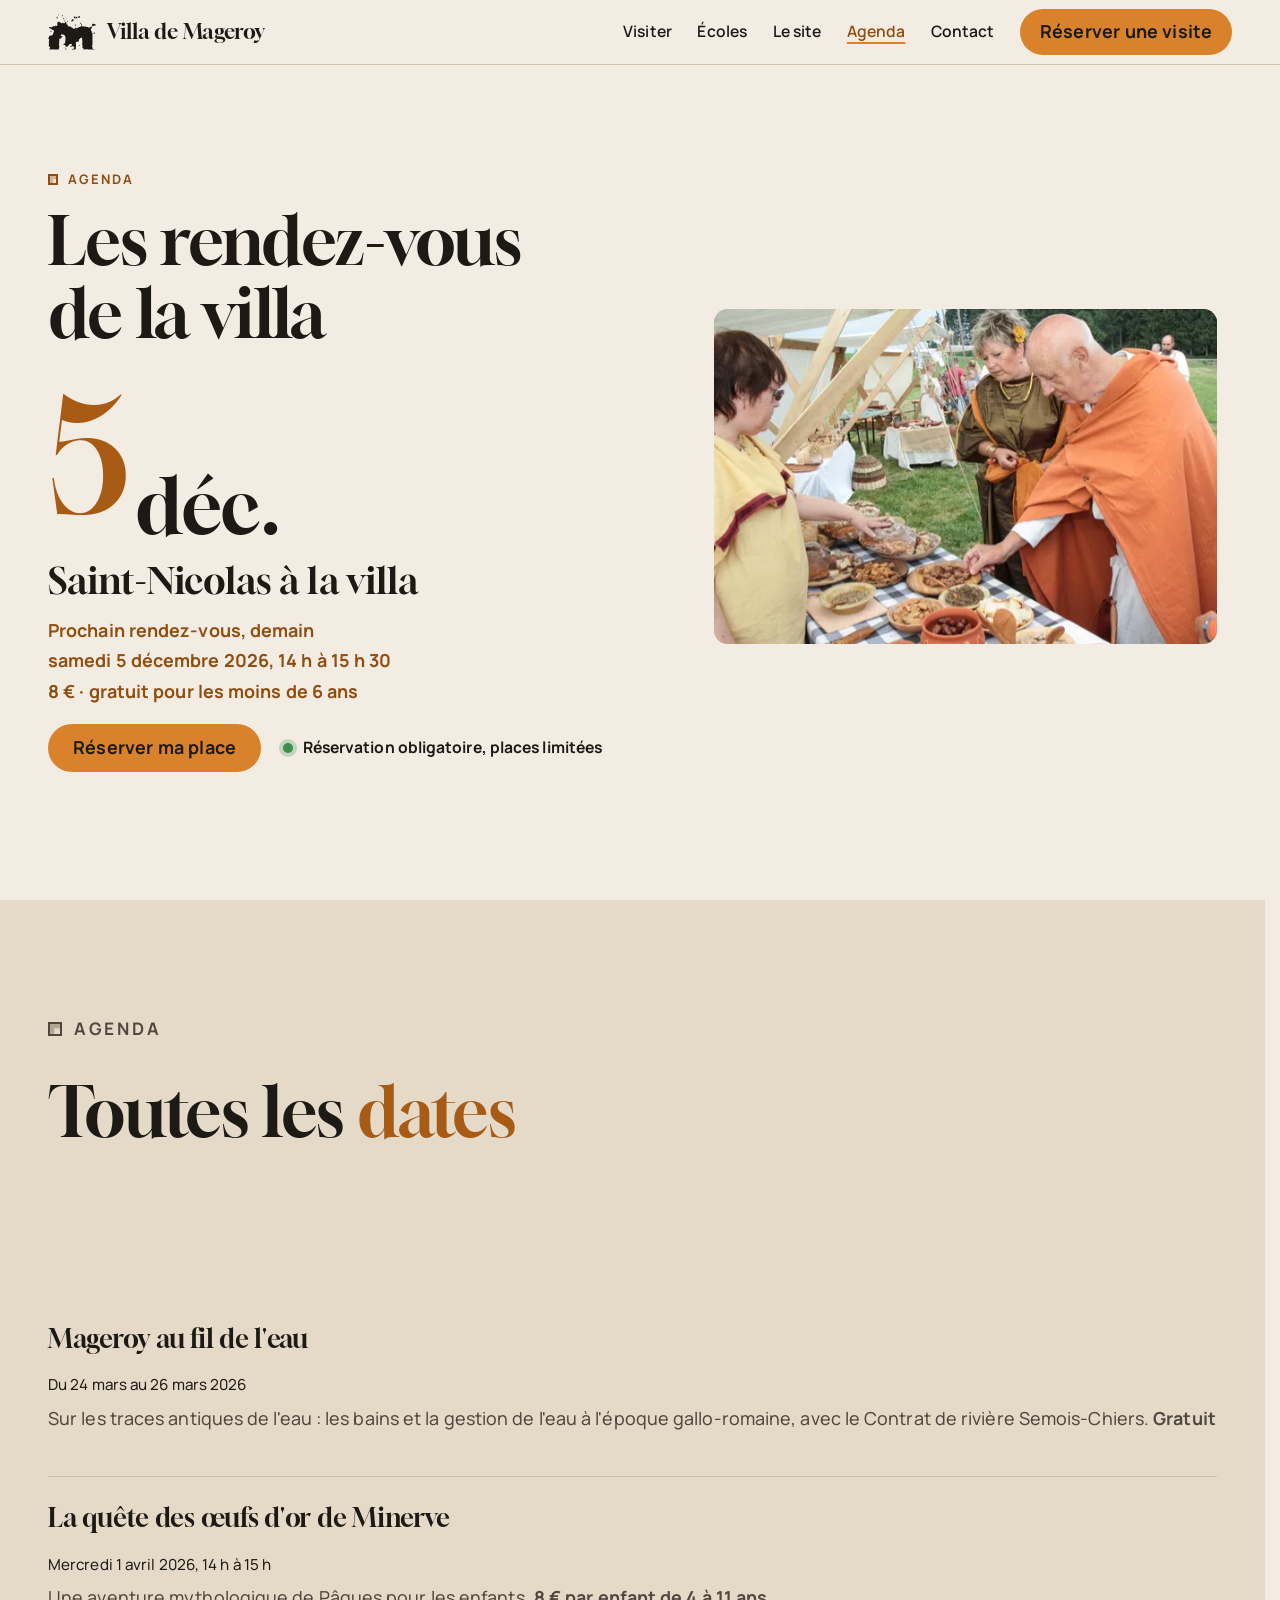
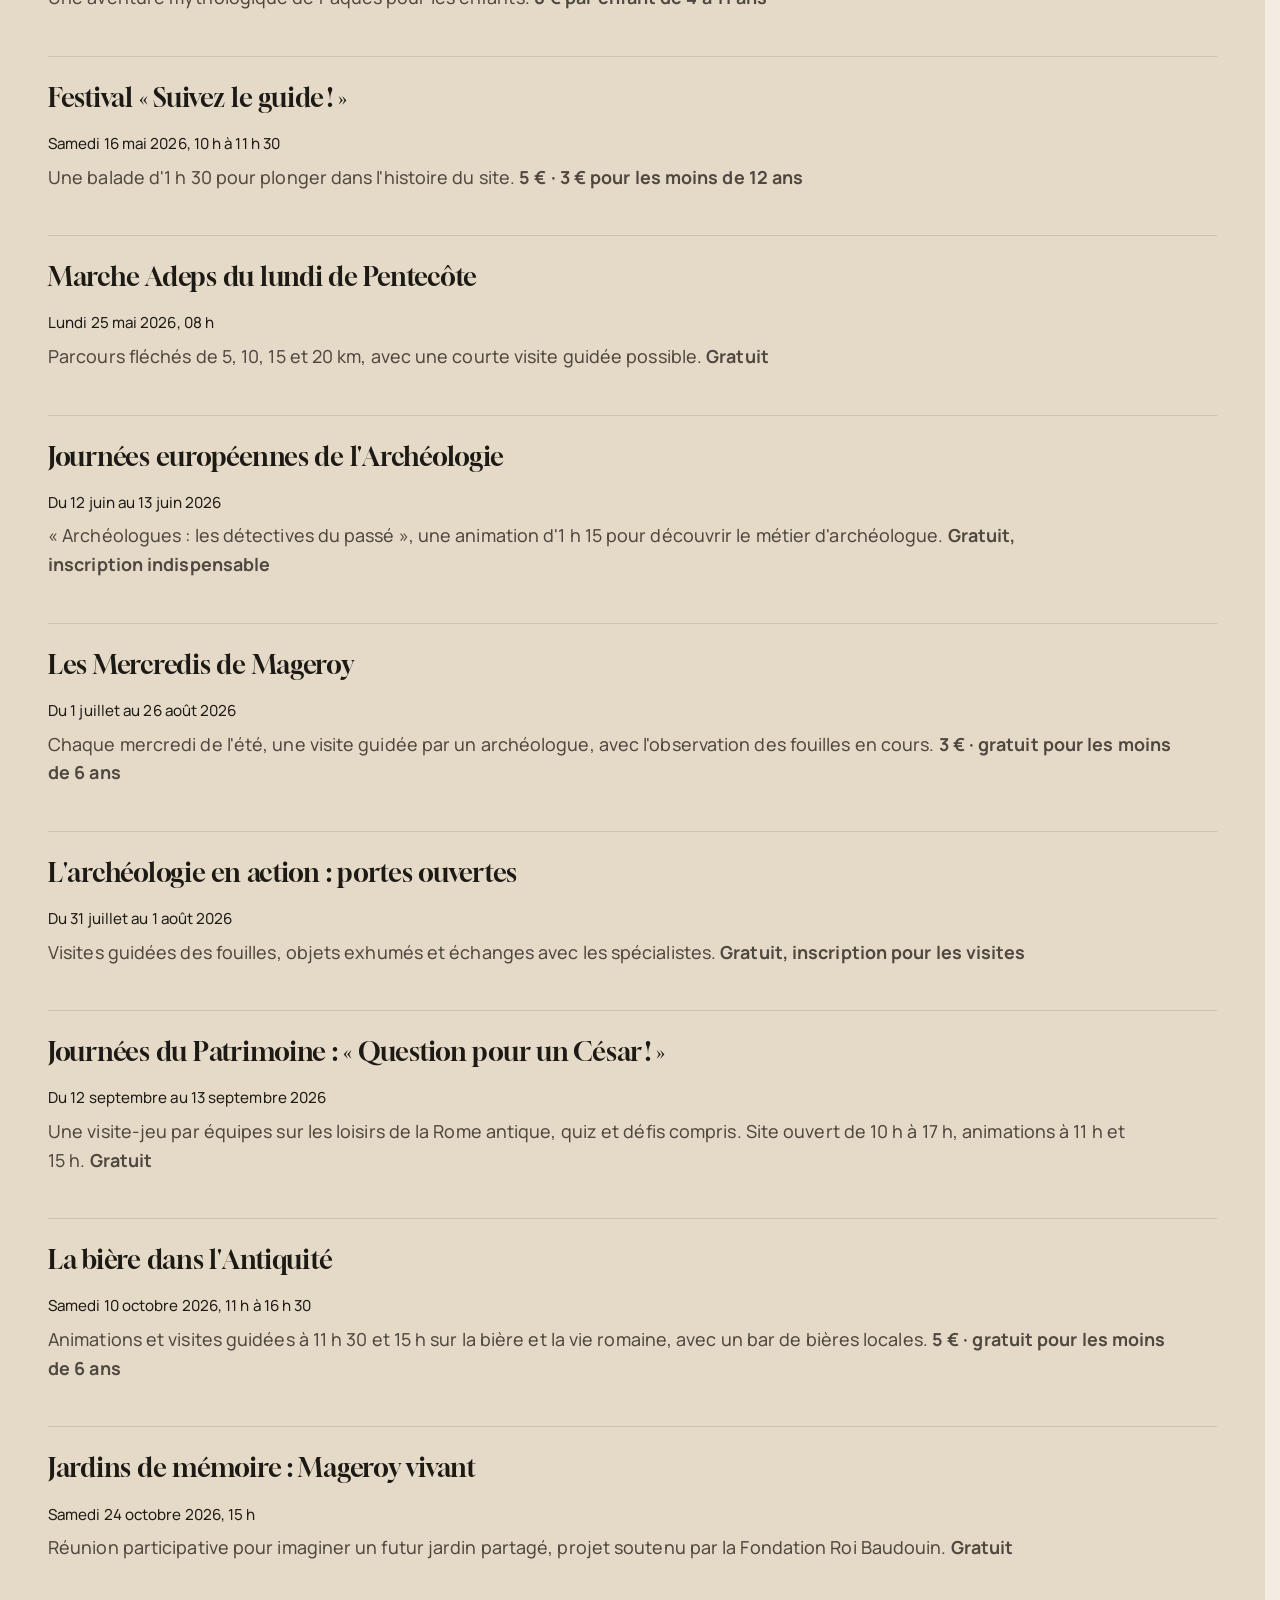
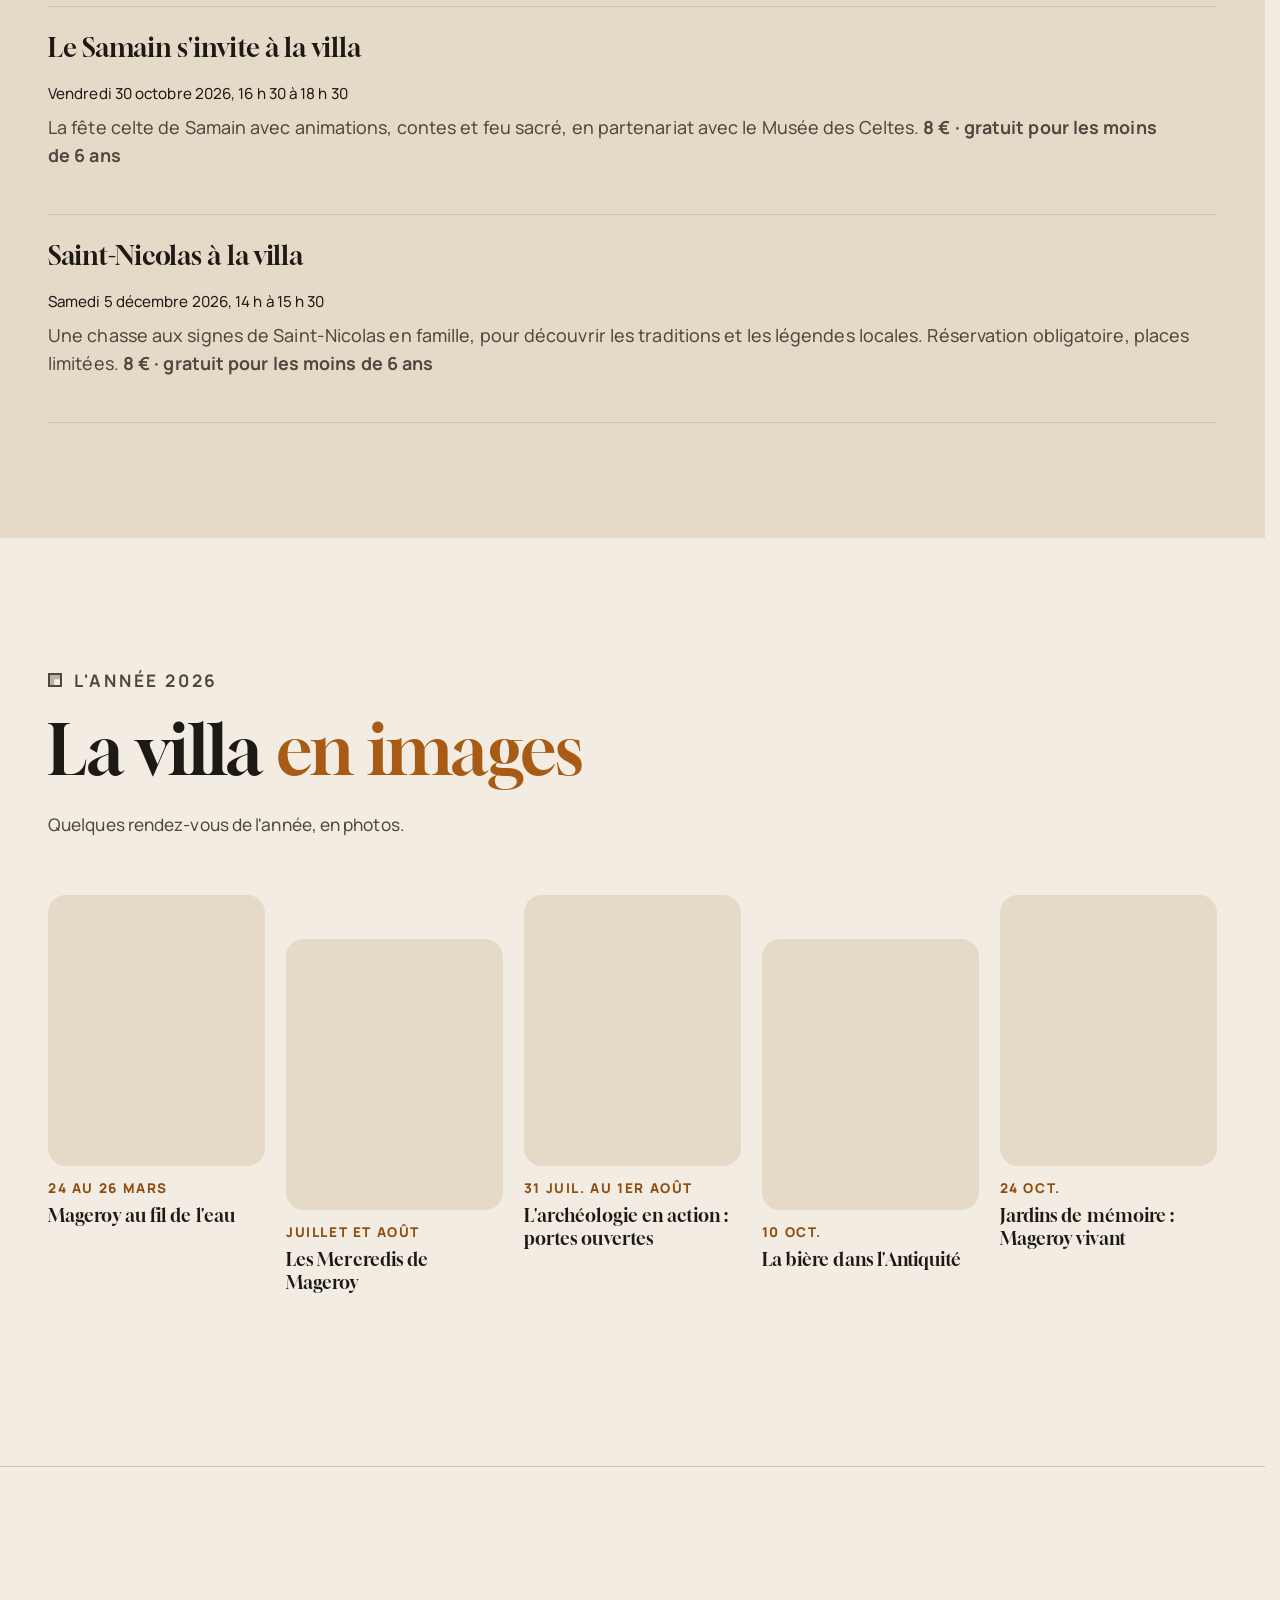
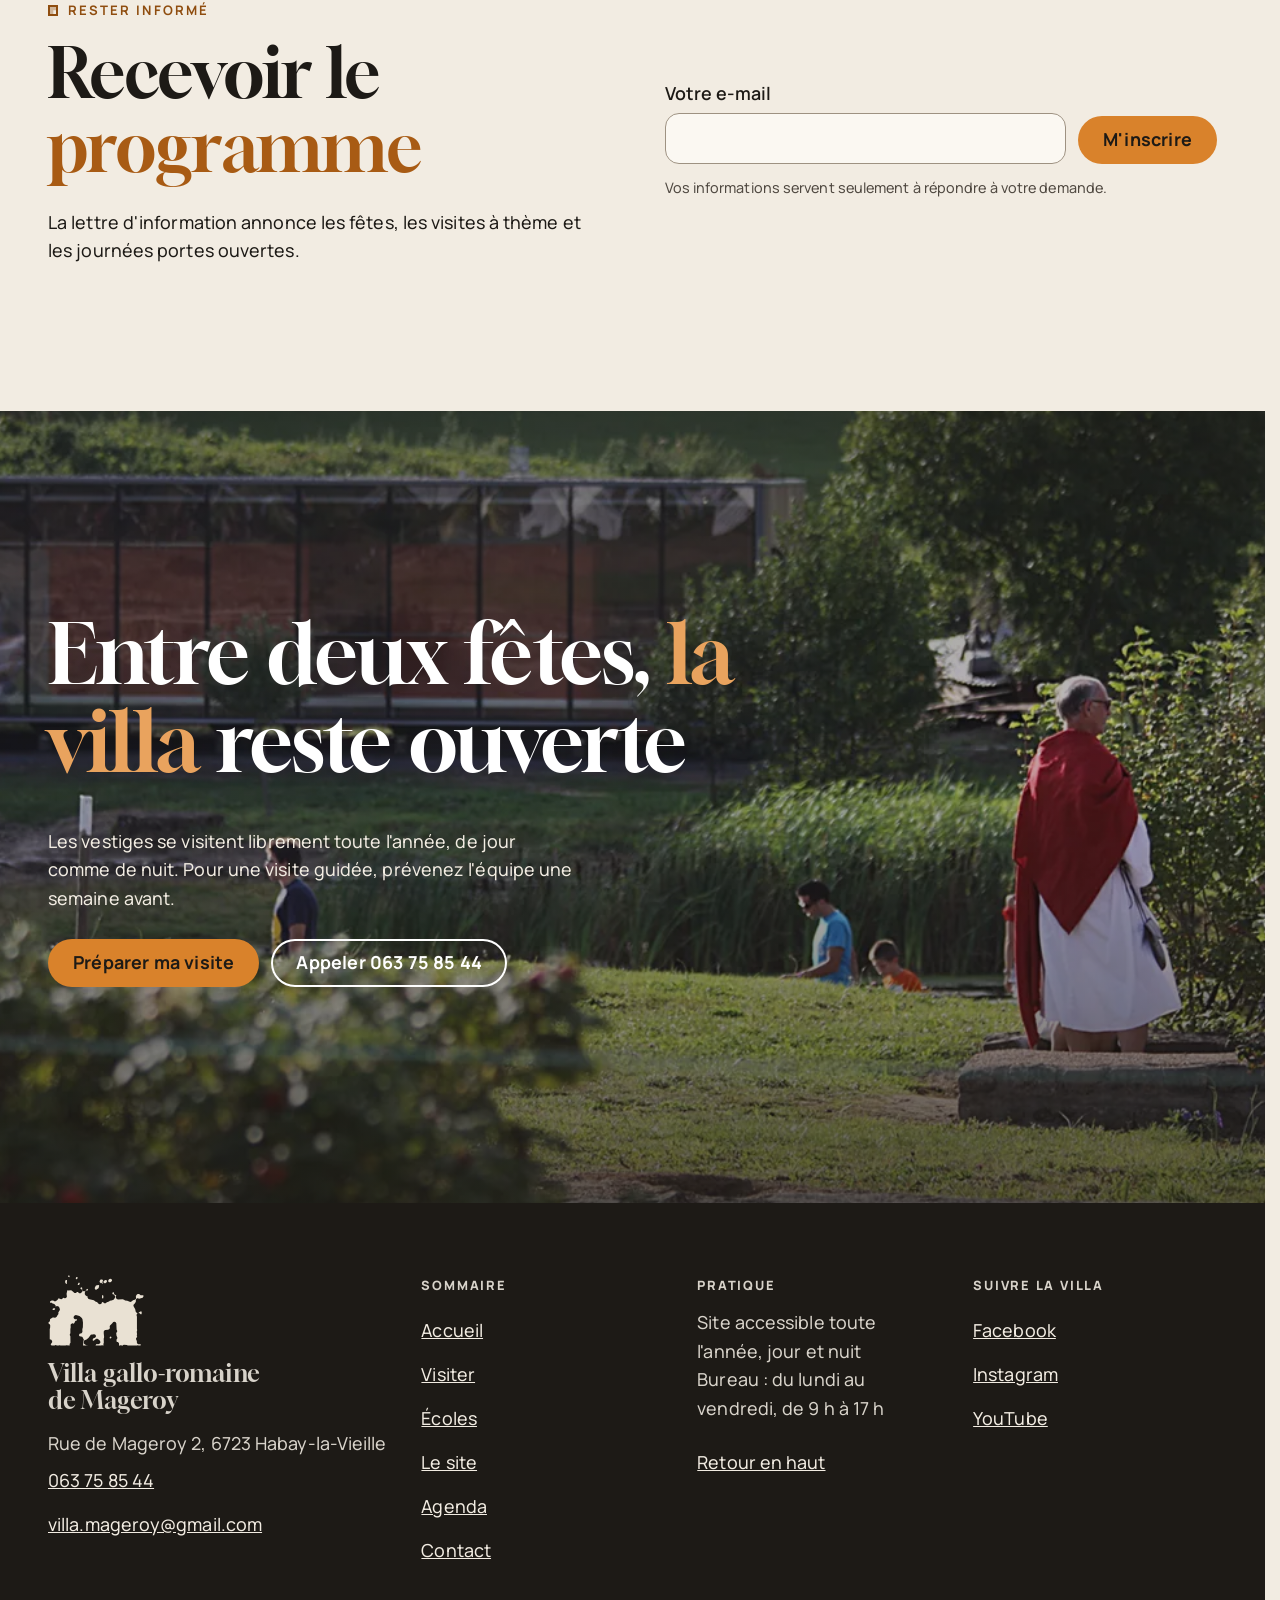
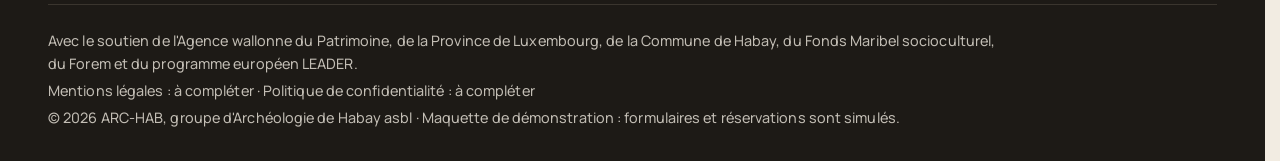
<file: agenda.html>
<!doctype html>
<html lang="fr" data-v="2">
<head>
<meta charset="utf-8">
<meta name="viewport" content="width=device-width, initial-scale=1, viewport-fit=cover">
<title>Agenda de la villa de Mageroy : fêtes, visites et rendez-vous</title>
<meta name="description" content="Les prochains rendez-vous à la villa gallo-romaine de Mageroy et les événements de l&#39;année.">
<meta name="robots" content="noindex, nofollow">
<link rel="canonical" href="https://villa-mageroy-maquette.vercel.app/agenda">
<style>:root{--fond:#F2ECE2;--texte:#1D1A16;--voile-fond:#1D1A16;--ouverture-fond:#1D1A16;--menu-fond:#F2ECE2}:root { --entete-h: 72px; --barres-h: 0px; } html { background: var(--fond); color: var(--texte); scrollbar-gutter: stable; } body { margin: 0; background: var(--fond); } html.js:not(.secours):not([data-arrivee="retour"]) [data-anime] { opacity: 0; } html.js:not(.secours):not([data-arrivee="retour"]) [data-anime].vu { opacity: 1; } [data-voile] { position: fixed; inset: 0; z-index: 900; background: var(--voile-fond); transform: translateY(100%); visibility: hidden; pointer-events: none; } html[data-arrivee="voile"]:not(.voile-leve):not(.secours) [data-voile] { transform: none; visibility: visible; } html.secours [data-voile] { visibility: hidden !important; } .ouverture-panneau { position: fixed; inset: 0; z-index: 850; display: none; place-content: center; justify-items: center; background: var(--ouverture-fond, var(--voile-fond)); color: var(--fond); text-align: center; } html.js[data-arrivee="intro"]:not(.secours):not(.intro-finie) .ouverture-panneau { display: grid; } html.defilement-bloque, html.defilement-bloque body, html.js[data-arrivee="intro"]:not(.secours):not(.intro-finie), html.js[data-arrivee="intro"]:not(.secours):not(.intro-finie) body, html[data-arrivee="voile"]:not(.voile-leve):not(.secours), html[data-arrivee="voile"]:not(.voile-leve):not(.secours) body { overflow: hidden; } html.js[data-arrivee="intro"]:not(.secours):not(.intro-finie) { background-color: var(--ouverture-fond, var(--voile-fond)); } html[data-arrivee="voile"]:not(.voile-leve):not(.secours) { background-color: var(--voile-fond); }</style>
<script>(function () {
var d = document.documentElement, ss = null, ls = null;
try { ss = window.sessionStorage; ls = window.localStorage; } catch (e) {}
d.classList.add('js');
var nav = performance.getEntriesByType ? performance.getEntriesByType('navigation')[0] : null;
var type = nav ? nav.type : 'navigate';
var depart = null;
try { depart = JSON.parse(ss.getItem('socle:depart') || 'null'); ss.removeItem('socle:depart'); } catch (e) {}
if (depart && !(Date.now() - depart.t < 15000)) depart = null;
var mode = type === 'back_forward' ? 'retour' : type === 'reload' ? 'intro' : depart ? 'voile' : 'intro';
d.setAttribute('data-arrivee', mode);
if (mode === 'voile' && depart.couleur) d.style.setProperty('--voile-fond', depart.couleur);
if (type === 'reload' && 'scrollRestoration' in history) {
history.scrollRestoration = 'manual';
}
try {
var choisie = ls && ls.getItem('socle:langue');
var langue = (d.lang || '').slice(0, 2);
if (choisie && choisie !== langue && type === 'navigate' && !depart) {
var alt = document.querySelector('link[rel="alternate"][hreflang="' + choisie + '"]');
if (alt) location.replace(new URL(alt.href).pathname + location.search + location.hash);
}
} catch (e) {}
setTimeout(function () { if (!d.classList.contains('demarre')) d.classList.add('secours'); }, 2000);
})();</script>
<link rel="preload" href="/assets/fonts/gloock-400.woff2" as="font" type="font/woff2" crossorigin>
<link rel="preload" href="/assets/fonts/manrope-variable.woff2" as="font" type="font/woff2" crossorigin>
<link rel="stylesheet" href="/assets/css/socle.css?v=2">
<link rel="stylesheet" href="/assets/css/site.css?v=2">
<link rel="stylesheet" href="/assets/css/agenda-des-dates.css?v=2">
<link rel="modulepreload" href="/assets/js/site.js?v=2">
<link rel="modulepreload" href="/assets/js/socle/index.js?v=2">
<script src="/assets/vendor/gsap.min.js" defer></script>
<script src="/assets/vendor/ScrollTrigger.min.js" defer></script>
<script src="/assets/vendor/SplitText.min.js" defer></script>
<script type="module" src="/assets/js/site.js?v=2"></script>
<meta name="theme-color" content="#F2ECE2">
<link rel="icon" href="/assets/images/favicon.svg" type="image/svg+xml">
<link rel="apple-touch-icon" href="/assets/images/apple-touch-icon.png">
<meta property="og:type" content="website">
<meta property="og:site_name" content="Villa de Mageroy">
<meta property="og:locale" content="fr_FR">
<meta property="og:title" content="Agenda de la villa de Mageroy : fêtes, visites et rendez-vous">
<meta property="og:description" content="Les prochains rendez-vous à la villa gallo-romaine de Mageroy et les événements de l&#39;année.">
<meta property="og:url" content="https://villa-mageroy-maquette.vercel.app/agenda">
<meta property="og:image" content="https://villa-mageroy-maquette.vercel.app/assets/partage/agenda-fr.jpg">
<meta property="og:image:width" content="1200">
<meta property="og:image:height" content="630">
<meta property="og:image:alt" content="Reconstitueurs en tunique autour d&#39;une table de mets romains">
<meta name="twitter:card" content="summary_large_image">
<script type="application/ld+json">{"@context":"https://schema.org","@type":"TouristAttraction","name":"Villa gallo-romaine de Mageroy","description":"Site archéologique d'un domaine agricole gallo-romain occupé du Ier au IVe siècle, fouillé par l'asbl ARC-HAB. Accès libre toute l'année.","isAccessibleForFree":true,"publicAccess":true,"openingHours":"Mo-Su 00:00-23:59","address":{"@type":"PostalAddress","streetAddress":"Rue de Mageroy 2","postalCode":"6723","addressLocality":"Habay-la-Vieille","addressCountry":"BE"},"geo":{"@type":"GeoCoordinates","latitude":49.715932,"longitude":5.615396},"telephone":"+32 63 75 85 44","email":"villa.mageroy@gmail.com","sameAs":["https://www.facebook.com/villagalloromainedemageroy/","https://instagram.com/villamageroy","https://www.youtube.com/@villademageroyahabaylaviei9904"],"organizer":{"@type":"NGO","name":"ARC-HAB, groupe d'Archéologie de Habay asbl","address":{"@type":"PostalAddress","streetAddress":"Rue d'Hoffschmidt 13","postalCode":"6720","addressLocality":"Habay-la-Neuve","addressCountry":"BE"}}}</script>
</head>
<body id="haut">
<div data-voile data-forme="carroyage" aria-hidden="true"><div class="voile-carres" aria-hidden="true"></div><div class="voile-contenu"><img src="/assets/images/logo-clair.svg" alt="" width="76" height="56"><span data-voile-libelle>Agenda</span></div></div>
<div class="ouverture-panneau" data-ouverture aria-hidden="true">
  <svg class="intro-m" viewBox="0 0 884 655" aria-hidden="true" data-ouverture-objet><path class="intro-m-corps" d="M834 647 L836 650 L852 650 L855 642 L850 640 L838 641ZM839 646 L842 644 L850 645 L848 647ZM446 636 L440 648 L442 650 L456 649 L457 639ZM446 646 L449 641 L452 641 L454 643 L452 646 L448 647ZM710 614 L697 624 L697 633 L702 638 L709 640 L715 638 L718 634 L717 620 L719 618ZM74 617 L86 618 L93 623 L97 621 L86 611 L83 611ZM747 596 L740 600 L732 608 L727 623 L731 631 L739 630 L750 636 L757 636 L770 629 L770 624 L764 618 L758 619 L755 616 L755 612 L758 607 L757 599 L755 596ZM786 587 L783 588 L767 606 L768 610 L772 611 L777 617 L780 628 L780 638 L784 644 L790 640 L792 623 L795 618 L796 601ZM702 588 L702 596 L706 600 L713 599 L724 604 L723 598 L711 587 L705 586ZM776 564 L773 565 L775 572 L774 581 L770 590 L764 594 L764 596 L778 581 L784 579 L789 580 L783 570ZM130 514 L130 524 L134 529 L153 531 L163 537 L179 537 L172 531 L172 528 L176 523 L158 524 L137 518 L131 513ZM409 487 L401 493 L401 515 L412 528 L416 536 L421 521 L420 509 L422 501 L426 496 L430 495 L428 492ZM135 489 L121 497 L117 496 L109 487 L102 488 L94 495 L77 494 L76 496 L80 497 L93 495 L101 499 L106 497 L126 498ZM100 444 L100 446 L120 448 L155 476 L172 466 L179 456 L179 454 L172 448 L160 442 L154 442 L133 451 L127 450 L123 444 L103 440ZM267 410 L265 408 L254 409 L251 413 L251 421 L256 422 L267 419ZM255 416 L258 412 L262 412 L264 414 L263 416 L260 417ZM853 336 L844 341 L837 348 L837 351 L844 354 L853 362 L858 363 L862 360 L863 339 L860 336ZM854 340 L858 340 L860 343 L859 356 L857 358 L844 349 L848 344ZM280 205 L272 205 L264 209 L258 215 L255 231 L259 239 L262 239 L267 233 L271 232 L282 217 L282 208ZM838 183 L834 182 L822 189 L817 198 L817 203 L819 205 L826 206 L831 202 L839 190ZM617 182 L613 188 L619 198 L624 198 L629 188 L625 184 L620 184ZM809 198 L812 213 L817 215 L833 213 L834 216 L839 218 L851 215 L854 212 L866 212 L872 209 L878 202 L879 189 L873 185 L863 187 L857 186 L850 193 L848 193 L848 183 L839 175 L831 175 L822 179 L815 185ZM876 193 L875 198 L872 201 L871 200 L873 196 L872 193 L868 193 L860 197 L859 204 L867 206 L862 209 L850 209 L849 211 L840 214 L837 212 L837 209 L844 203 L850 204 L850 198 L854 196 L859 190 L872 189ZM844 186 L844 196 L845 197 L835 210 L827 211 L816 210 L814 208 L813 199 L818 189 L823 184 L831 179 L835 178ZM271 165 L266 173 L266 177 L269 181 L271 190 L274 191 L281 184 L281 179 L278 171 L273 165ZM604 158 L600 158 L593 163 L592 171 L596 177 L602 178 L609 173 L608 161ZM603 163 L605 165 L605 170 L600 174 L596 170 L596 167 L600 163ZM332 159 L326 159 L298 181 L290 191 L290 199 L297 203 L302 201 L316 185 L326 179 L331 173 L333 167ZM18 244 L18 254 L21 257 L36 257 L44 251 L48 254 L43 255 L42 262 L45 265 L55 267 L57 259 L65 262 L59 266 L59 270 L69 279 L75 278 L78 288 L87 287 L97 290 L102 295 L109 314 L109 324 L95 346 L96 360 L100 369 L98 370 L91 368 L86 373 L79 387 L79 395 L81 398 L78 400 L67 401 L60 393 L54 391 L46 392 L37 396 L19 408 L17 434 L16 435 L12 432 L4 438 L4 445 L12 451 L16 448 L18 449 L18 459 L20 462 L20 483 L16 501 L16 516 L18 521 L16 526 L16 592 L30 598 L38 609 L38 621 L25 639 L26 644 L33 650 L60 650 L62 648 L53 643 L64 639 L81 640 L80 649 L82 650 L99 649 L99 640 L115 640 L115 649 L117 650 L161 650 L168 648 L176 650 L198 650 L200 648 L199 637 L207 624 L207 573 L206 565 L203 559 L194 552 L194 544 L203 543 L206 538 L207 511 L205 503 L209 483 L208 460 L210 457 L210 442 L213 440 L223 439 L225 446 L237 449 L244 441 L249 430 L249 427 L242 423 L247 416 L239 414 L232 408 L229 402 L230 396 L244 375 L244 365 L258 371 L290 378 L309 394 L317 407 L322 439 L321 482 L316 500 L316 527 L322 537 L316 544 L307 538 L291 543 L287 548 L286 557 L288 562 L296 566 L308 567 L315 560 L321 562 L320 577 L322 583 L326 587 L336 588 L337 592 L329 596 L329 601 L324 611 L323 650 L370 650 L365 648 L352 648 L340 641 L337 641 L332 646 L330 637 L331 632 L329 629 L329 612 L337 601 L355 594 L381 572 L388 558 L392 554 L391 543 L406 542 L407 548 L412 550 L420 547 L425 539 L427 540 L428 547 L435 551 L444 547 L448 553 L448 559 L441 564 L441 569 L433 580 L418 584 L416 586 L410 600 L416 606 L420 606 L426 600 L445 589 L453 581 L461 582 L460 591 L478 606 L482 618 L489 620 L489 631 L482 641 L474 636 L460 639 L459 649 L488 650 L490 648 L483 642 L495 640 L496 643 L502 648 L512 650 L510 645 L510 637 L514 626 L513 587 L517 571 L515 565 L516 556 L513 533 L511 532 L513 531 L516 511 L526 507 L538 505 L553 505 L562 501 L570 491 L568 472 L571 466 L590 448 L596 439 L604 433 L607 424 L618 424 L625 426 L626 440 L629 445 L632 504 L635 511 L644 517 L643 521 L637 522 L634 529 L628 536 L632 564 L638 578 L645 583 L644 587 L637 588 L632 594 L631 609 L634 617 L643 618 L654 614 L658 618 L661 624 L661 630 L654 634 L655 650 L662 649 L662 642 L666 640 L676 644 L678 649 L686 650 L688 648 L688 638 L696 645 L722 644 L726 639 L735 639 L736 640 L732 647 L734 650 L757 650 L759 648 L753 648 L752 645 L764 642 L765 649 L768 650 L820 649 L814 638 L814 631 L819 626 L818 609 L812 594 L804 593 L804 578 L814 579 L820 572 L818 553 L821 539 L817 532 L818 517 L821 512 L821 505 L819 501 L819 384 L816 375 L817 356 L815 348 L808 338 L806 324 L796 299 L790 291 L786 280 L780 275 L790 272 L799 264 L809 246 L808 229 L802 227 L783 233 L768 245 L766 254 L764 255 L756 247 L752 247 L730 237 L710 235 L700 228 L687 224 L676 223 L644 225 L629 221 L629 216 L624 203 L619 203 L611 221 L604 228 L585 235 L570 237 L562 244 L546 250 L535 258 L528 260 L520 268 L509 266 L507 264 L511 262 L512 256 L508 251 L501 249 L496 253 L494 259 L495 264 L501 266 L500 269 L491 276 L479 277 L473 269 L468 267 L451 250 L440 247 L433 240 L422 233 L388 224 L377 223 L369 218 L361 217 L358 211 L365 208 L364 196 L358 195 L348 188 L340 188 L336 191 L333 186 L339 177 L339 163 L342 154 L339 150 L333 151 L322 149 L315 154 L308 163 L300 168 L297 168 L290 174 L287 168 L274 157 L268 157 L259 164 L255 174 L245 174 L241 164 L223 145 L218 142 L210 141 L190 144 L185 143 L178 146 L174 154 L171 181 L174 199 L181 205 L181 208 L173 219 L161 222 L158 216 L139 210 L132 219 L132 222 L136 226 L135 229 L115 231 L111 221 L103 217 L94 217 L90 226 L96 231 L85 232 L76 239 L77 249 L51 249 L50 248 L54 244 L54 240 L48 235 L34 236ZM480 646 L472 647 L469 645 L468 647 L465 647 L463 643 L473 640ZM658 637 L663 635 L665 632 L675 633 L684 638 L684 645 L682 646 L680 641 L671 637 L661 638ZM82 602 L87 602 L99 610 L103 614 L106 621 L106 625 L97 632 L97 635 L95 637 L94 646 L85 645 L85 640 L88 637 L88 630 L84 626 L69 626 L66 623 L65 614 L76 605ZM40 600 L43 602 L46 608 L46 621 L60 629 L61 635 L59 637 L53 636 L47 633 L45 630 L39 629 L41 625 L41 605 L39 602ZM169 596 L176 596 L181 600 L181 610 L178 613 L174 614 L170 613 L165 606 L165 601ZM165 574 L172 574 L178 580 L178 585 L172 594 L168 594 L164 592 L156 585 L157 581ZM493 560 L498 569 L504 575 L504 577 L500 586 L496 590 L495 606 L493 613 L490 616 L487 616 L485 614 L485 611 L481 602 L476 597 L477 596 L482 597 L487 604 L488 588 L494 579 L489 570 L487 576 L484 579 L476 583 L473 586 L468 586 L467 591 L464 588 L465 582 L471 576 L478 573 L486 561ZM460 562 L461 571 L455 578 L449 578 L441 586 L435 589 L434 588 L428 591 L427 588 L424 587 L437 583 L441 579 L444 573 L444 568 L450 564 L452 560 L458 560ZM115 560 L123 561 L129 569 L135 563 L139 563 L147 568 L146 577 L136 582 L138 585 L145 588 L145 594 L143 598 L141 599 L138 598 L133 593 L131 588 L126 587 L119 594 L119 601 L124 602 L128 606 L132 614 L134 614 L136 617 L136 630 L131 637 L132 644 L139 642 L146 642 L151 640 L146 619 L148 613 L152 611 L156 613 L162 613 L168 618 L181 618 L184 620 L186 625 L190 629 L197 628 L198 630 L196 633 L196 645 L194 647 L193 640 L185 640 L184 646 L164 645 L163 646 L133 646 L131 647 L119 645 L119 640 L121 637 L121 633 L124 625 L122 621 L114 615 L110 606 L102 600 L102 592 L105 589 L115 587 L115 584 L110 577 L110 567ZM84 557 L89 557 L94 560 L94 567 L90 572 L85 572 L80 567 L80 562ZM737 547 L742 547 L747 551 L751 558 L751 563 L749 565 L739 564 L733 560 L733 552ZM816 544 L815 549 L816 569 L811 574 L801 574 L800 580 L794 583 L801 593 L801 597 L808 597 L811 602 L804 603 L804 611 L807 614 L806 618 L812 620 L813 619 L812 614 L814 612 L815 613 L816 622 L811 627 L811 642 L813 645 L812 646 L801 646 L800 645 L805 641 L806 629 L802 627 L800 628 L799 631 L800 636 L799 644 L801 646 L800 647 L769 646 L768 641 L772 638 L769 640 L760 639 L756 641 L749 641 L748 647 L738 647 L737 646 L739 642 L743 641 L739 639 L739 636 L722 636 L718 641 L711 642 L698 641 L692 635 L689 634 L689 621 L692 616 L691 612 L682 610 L677 611 L675 608 L677 596 L668 598 L665 601 L663 607 L658 611 L648 611 L642 614 L638 614 L634 605 L635 598 L641 591 L648 590 L649 588 L652 589 L648 583 L648 579 L641 574 L642 570 L652 575 L657 580 L658 584 L665 590 L669 586 L676 586 L676 575 L679 570 L683 566 L693 562 L698 562 L707 565 L717 571 L724 579 L729 581 L733 572 L747 574 L750 576 L752 583 L756 587 L758 586 L761 587 L767 576 L765 570 L765 562 L770 556 L779 555 L789 564 L794 572 L798 567 L807 566 L812 570 L811 566 L812 551 L815 543ZM633 543 L636 544 L637 555 L635 558 L632 546ZM302 543 L307 543 L317 549 L316 556 L311 557 L306 563 L299 562 L306 557 L309 551 L303 547 L303 545 L301 544ZM88 537 L91 534 L97 534 L103 540 L103 545 L97 548 L92 547 L89 543ZM447 534 L448 539 L444 544 L439 544 L436 546 L432 544 L430 541 L430 539 L433 536 L439 533ZM36 532 L38 532 L43 536 L43 541 L40 544 L35 544 L30 539 L30 537ZM781 531 L785 531 L788 535 L789 543 L785 547 L780 546 L776 538 L777 534ZM483 531 L483 537 L479 542 L476 542 L472 539 L468 539 L465 542 L462 550 L459 550 L452 543 L451 538 L455 532 L463 525 L472 525ZM99 523 L101 521 L110 522 L117 532 L117 537 L114 539 L108 539 L102 535 L98 529ZM453 504 L456 506 L456 511 L447 530 L445 531 L433 516 L440 506 L445 504ZM547 499 L550 501 L549 502 L534 502 L513 507 L510 527 L508 528 L507 531 L498 532 L507 534 L510 537 L512 552 L513 574 L510 583 L511 622 L507 633 L507 644 L506 645 L499 639 L505 634 L508 624 L508 608 L506 597 L507 585 L510 576 L510 569 L508 563 L509 559 L508 542 L501 542 L493 539 L488 535 L487 531 L488 528 L494 523 L508 523 L508 502 L509 501 L528 501 L536 499ZM42 495 L48 496 L61 503 L61 506 L55 511 L56 514 L66 517 L79 514 L91 514 L93 518 L92 523 L90 525 L85 526 L87 529 L86 536 L81 539 L75 546 L72 546 L69 543 L68 528 L67 526 L63 524 L57 543 L54 546 L51 546 L49 544 L47 533 L40 521 L36 517 L36 506ZM407 479 L414 479 L431 484 L435 487 L439 494 L438 500 L435 503 L430 504 L428 512 L429 523 L426 535 L421 536 L417 543 L412 545 L410 544 L410 539 L407 537 L404 531 L395 523 L393 518 L394 509 L392 502 L393 499 L392 491 L399 483ZM57 467 L62 466 L65 467 L69 471 L66 479 L60 480 L52 475ZM753 461 L759 463 L763 468 L763 473 L760 477 L751 476 L748 473 L748 465ZM567 461 L568 463 L565 468 L565 485 L563 486 L561 483 L560 477 L561 468ZM762 460 L768 455 L774 456 L778 460 L779 465 L778 470 L773 472 L766 471 L761 464ZM75 451 L81 452 L85 456 L85 468 L82 472 L78 472 L75 470 L71 463 L71 456 L72 453ZM43 443 L51 441 L55 445 L56 452 L52 457 L48 457 L42 453ZM8 441 L12 438 L16 438 L18 440 L18 444 L11 445ZM91 442 L93 437 L100 431 L108 431 L126 435 L131 437 L133 439 L133 442 L150 434 L159 433 L171 437 L179 442 L184 447 L186 446 L190 451 L185 463 L174 475 L171 476 L164 482 L155 485 L145 480 L117 456 L93 454 L91 451ZM238 425 L244 430 L239 440 L235 444 L231 444 L227 440 L227 435 L235 426ZM227 409 L236 418 L230 422 L224 429 L222 429 L219 425 L219 418 L221 413 L225 409ZM574 348 L584 345 L590 349 L593 355 L592 359 L593 370 L597 371 L602 376 L604 376 L607 380 L622 391 L626 396 L629 402 L629 405 L635 416 L637 467 L638 468 L640 503 L658 514 L668 524 L671 525 L677 531 L682 540 L688 537 L695 537 L703 540 L709 540 L716 547 L717 550 L715 552 L710 553 L698 544 L688 545 L682 551 L674 551 L667 547 L663 543 L662 539 L654 533 L644 531 L641 534 L637 533 L642 524 L652 524 L660 527 L655 522 L647 517 L647 513 L638 507 L635 500 L632 441 L629 436 L628 422 L625 421 L625 417 L621 410 L619 403 L614 396 L607 392 L592 379 L584 375 L572 375 L564 378 L572 384 L579 397 L584 397 L581 393 L581 386 L589 384 L593 386 L592 388 L593 393 L588 396 L603 397 L606 400 L606 407 L600 412 L604 420 L601 429 L593 435 L591 432 L595 429 L595 423 L591 417 L589 410 L591 405 L587 405 L583 407 L575 406 L570 401 L566 392 L556 384 L553 378 L555 373 L571 365 L571 352ZM752 340 L755 338 L763 339 L768 344 L769 350 L766 353 L762 354 L753 352 L750 348ZM443 335 L449 335 L453 340 L453 347 L448 352 L443 352 L439 349 L439 339ZM231 329 L235 332 L237 336 L238 346 L244 355 L258 359 L272 367 L288 369 L297 373 L300 377 L304 379 L305 381 L307 381 L317 391 L324 401 L328 421 L328 431 L330 443 L328 484 L323 505 L325 523 L331 531 L340 521 L344 520 L348 525 L348 529 L345 536 L338 543 L331 546 L331 569 L329 579 L335 576 L342 551 L346 548 L355 546 L356 532 L359 529 L362 529 L369 534 L368 549 L374 555 L378 553 L384 544 L387 546 L388 551 L385 554 L379 565 L373 564 L368 561 L361 553 L349 556 L342 581 L339 584 L330 584 L325 579 L324 575 L325 559 L323 558 L323 544 L326 539 L325 531 L320 525 L320 509 L319 508 L320 498 L324 486 L325 435 L320 403 L312 390 L294 375 L290 373 L262 368 L258 365 L249 362 L240 362 L241 371 L237 375 L233 385 L227 392 L226 401 L220 409 L213 423 L210 436 L207 438 L207 453 L205 456 L206 479 L202 499 L203 534 L199 540 L190 541 L186 540 L191 550 L191 556 L200 563 L203 569 L204 614 L202 615 L200 610 L191 610 L187 606 L190 597 L201 596 L200 569 L185 557 L180 546 L161 545 L151 539 L126 535 L122 526 L123 508 L121 505 L108 505 L103 508 L99 508 L94 504 L75 505 L70 503 L67 500 L67 495 L75 484 L78 484 L83 487 L91 487 L92 486 L89 484 L90 479 L98 481 L110 478 L113 479 L120 487 L132 481 L138 481 L150 488 L147 492 L141 495 L133 502 L140 510 L160 516 L174 514 L179 515 L186 520 L186 524 L182 529 L190 533 L200 535 L201 514 L199 511 L193 508 L188 503 L188 499 L190 497 L199 496 L202 490 L201 436 L202 426 L204 423 L205 417 L210 406 L235 374 L233 367 L228 366 L220 357 L220 351 L224 345 L223 338 L224 334 L228 329ZM497 321 L505 322 L509 329 L508 333 L502 339 L498 339 L491 330 L491 325ZM682 325 L685 321 L691 320 L697 324 L698 329 L691 334 L687 334 L683 331ZM652 317 L655 319 L657 323 L656 333 L650 341 L642 341 L637 337 L636 330 L644 319 L648 317ZM639 307 L642 313 L628 328 L623 328 L618 322 L618 317 L620 313 L626 307 L629 306ZM732 303 L740 303 L743 306 L744 313 L741 318 L734 319 L729 314 L728 307ZM157 281 L164 287 L166 293 L166 309 L164 313 L158 319 L151 320 L144 317 L140 313 L138 307 L138 297 L144 285 L152 281ZM626 279 L631 279 L636 283 L636 285 L632 290 L626 291 L623 288 L622 283ZM737 278 L741 275 L749 274 L753 277 L755 280 L755 283 L750 288 L741 288 L736 283ZM610 271 L617 272 L619 275 L618 282 L615 285 L611 285 L606 282 L606 275ZM686 277 L688 274 L695 270 L699 269 L709 270 L714 275 L715 282 L712 286 L708 288 L690 288 L686 284ZM564 269 L575 269 L578 273 L578 282 L572 288 L567 289 L562 285 L561 272ZM252 265 L256 265 L261 271 L260 276 L256 280 L252 280 L247 276 L247 271ZM64 268 L68 266 L69 263 L76 263 L81 268 L81 272 L78 275 L72 275ZM652 261 L654 260 L660 261 L663 268 L667 269 L670 272 L671 279 L667 284 L660 285 L655 281 L654 275 L649 266ZM119 263 L124 259 L128 258 L133 259 L138 263 L147 260 L153 264 L153 268 L138 277 L134 277 L129 270 L126 271 L120 270ZM52 256 L53 261 L49 262 L46 259 L51 258ZM502 254 L504 254 L507 259 L504 260 L503 262 L500 262 L499 257ZM677 254 L680 253 L684 254 L693 262 L693 267 L690 271 L683 272 L675 266 L674 258ZM49 242 L46 248 L40 248 L34 253 L23 253 L21 250 L21 248 L26 244 L38 239 L46 239ZM186 232 L191 233 L194 237 L193 243 L190 246 L185 245 L183 242 L183 236ZM337 195 L344 191 L350 196 L360 199 L361 205 L357 207 L353 204 L345 205 L341 204 L337 200ZM21 414 L28 407 L50 395 L56 396 L63 404 L67 405 L69 413 L74 414 L86 402 L82 391 L89 377 L93 373 L102 373 L105 376 L110 378 L103 370 L103 364 L99 356 L99 348 L112 328 L112 310 L108 297 L105 291 L101 287 L97 285 L80 283 L79 280 L80 277 L87 275 L95 276 L98 271 L97 259 L92 255 L85 252 L81 248 L80 242 L89 235 L99 235 L100 233 L99 226 L96 224 L98 220 L104 222 L110 227 L111 234 L137 233 L139 232 L138 219 L141 215 L154 219 L156 221 L156 224 L161 226 L159 230 L153 233 L168 233 L176 225 L176 223 L181 218 L184 210 L186 209 L184 206 L184 201 L177 195 L177 188 L174 177 L176 172 L177 158 L182 149 L187 147 L194 147 L201 145 L214 145 L219 148 L231 161 L230 163 L215 149 L197 150 L182 156 L179 171 L179 183 L181 192 L198 208 L215 207 L223 203 L233 195 L236 188 L237 179 L231 167 L232 163 L238 168 L241 177 L245 178 L245 187 L243 195 L235 205 L238 208 L238 214 L234 219 L226 219 L224 217 L225 211 L217 215 L201 217 L197 216 L198 222 L207 222 L215 224 L230 244 L234 246 L241 253 L251 243 L247 236 L247 222 L249 214 L257 203 L266 199 L264 196 L262 187 L257 179 L259 177 L262 168 L270 161 L272 161 L284 172 L285 176 L289 178 L294 177 L301 171 L308 169 L323 154 L325 153 L336 154 L337 155 L336 173 L330 181 L330 186 L320 193 L303 211 L298 212 L290 209 L291 219 L283 230 L290 230 L308 222 L314 223 L344 222 L346 217 L349 214 L354 214 L357 220 L365 221 L373 226 L384 227 L418 236 L421 239 L429 243 L436 250 L447 253 L464 270 L469 272 L475 280 L480 280 L493 300 L505 288 L516 285 L520 280 L521 273 L532 263 L539 261 L550 253 L558 251 L566 247 L574 240 L589 238 L608 231 L614 225 L621 210 L625 218 L625 224 L640 228 L683 227 L696 231 L706 238 L726 240 L748 250 L752 250 L760 258 L766 259 L769 258 L771 249 L781 240 L791 234 L804 232 L806 234 L806 242 L802 248 L801 247 L803 241 L801 237 L795 237 L788 239 L779 246 L775 261 L780 265 L787 263 L790 264 L786 269 L777 271 L777 279 L783 284 L787 295 L793 303 L803 328 L805 342 L813 355 L813 379 L816 388 L816 505 L817 506 L817 510 L815 513 L814 536 L817 543 L816 544 L807 537 L807 530 L811 524 L810 516 L815 509 L813 503 L812 385 L807 372 L807 354 L801 340 L799 324 L795 317 L791 305 L780 291 L779 288 L771 281 L764 272 L760 265 L745 251 L728 244 L708 244 L700 253 L696 253 L691 249 L689 245 L689 234 L690 233 L683 231 L668 232 L670 237 L676 243 L676 246 L672 249 L665 250 L660 249 L655 244 L655 234 L656 233 L654 231 L646 232 L650 239 L650 245 L640 254 L637 254 L630 246 L629 236 L632 232 L631 231 L627 231 L623 236 L618 238 L614 238 L609 234 L592 241 L576 244 L569 250 L553 257 L547 258 L531 272 L527 286 L520 293 L511 295 L506 298 L497 309 L490 309 L487 307 L472 283 L448 257 L444 257 L437 254 L417 239 L363 227 L359 227 L357 232 L346 232 L342 230 L341 231 L307 231 L299 236 L290 239 L283 239 L282 244 L278 251 L271 253 L261 253 L256 251 L251 255 L247 261 L235 260 L230 254 L224 250 L210 232 L203 230 L198 231 L191 229 L186 232 L183 231 L174 240 L170 242 L167 241 L118 241 L117 242 L115 241 L92 241 L87 242 L90 245 L100 250 L104 254 L107 265 L106 276 L110 278 L115 278 L120 281 L119 289 L116 292 L109 293 L112 298 L117 314 L118 325 L104 347 L104 351 L109 363 L119 375 L119 382 L114 386 L106 386 L100 384 L96 380 L93 379 L89 389 L96 397 L96 404 L89 414 L78 423 L68 424 L60 418 L61 416 L57 405 L52 400 L49 400 L32 409 L27 414 L28 470 L27 471 L27 485 L23 503 L23 512 L30 515 L32 523 L27 529 L23 530 L23 588 L33 591 L36 594 L35 596 L28 592 L22 591 L19 588 L19 530 L21 523 L23 521 L21 520 L19 512 L19 505 L23 487 L23 458 L21 455 L21 445 L18 442 L18 439 L20 438ZM367 131 L363 128 L359 128 L353 135 L350 142 L351 145 L365 143 L369 137ZM362 133 L364 137 L361 140 L357 140 L356 139 L357 137ZM303 114 L299 121 L299 128 L310 133 L314 133 L315 121 L313 116ZM307 118 L311 122 L312 125 L311 128 L303 125Z" fill-rule="evenodd"/><g class="intro-m-pierres"><path class="pierre" d="M469 94 L467 93 L450 94 L444 96 L440 100 L431 117 L431 126 L432 130 L435 133 L444 135 L448 134 L457 127 L460 126 L466 120 L468 116 L468 110 L471 104 L471 97Z" style="--px:452;--py:114"/><path class="pierre" d="M582 37 L573 34 L567 36 L560 42 L554 54 L555 59 L560 65 L564 67 L574 67 L579 64 L586 57 L590 51 L589 44Z" style="--px:572;--py:51"/><path class="pierre" d="M485 42 L479 48 L475 58 L475 62 L477 66 L487 75 L491 75 L495 72 L497 72 L498 77 L500 79 L504 80 L509 73 L507 71 L503 70 L499 71 L498 68 L505 57 L506 53 L505 47 L498 41Z" style="--px:492;--py:61"/><path class="pierre" d="M537 47 L529 45 L517 52 L512 57 L511 60 L512 70 L521 75 L528 75 L537 70 L540 67 L543 59 L542 52Z" style="--px:528;--py:60"/><path class="pierre" d="M168 46 L164 47 L160 51 L158 61 L158 70 L167 82 L171 82 L174 79 L173 77 L173 70 L175 64 L174 54 L176 49 L174 47Z" style="--px:168;--py:64"/><path class="pierre" d="M502 185 L498 189 L497 210 L500 214 L504 216 L508 216 L508 212 L510 207 L510 192 L505 186Z" style="--px:504;--py:201"/><path class="pierre" d="M66 311 L61 307 L51 306 L44 311 L42 316 L42 320 L48 324 L58 322 L66 314Z" style="--px:54;--py:316"/><path class="pierre" d="M272 20 L264 19 L258 22 L256 29 L257 38 L260 40 L263 40 L267 35 L274 31Z" style="--px:266;--py:30"/><path class="pierre" d="M289 71 L281 72 L280 76 L277 79 L274 88 L275 92 L283 92 L288 89 L292 78 L292 74Z" style="--px:284;--py:82"/><path class="pierre" d="M654 639 L655 650 L660 650 L660 640 L664 638 L669 638 L678 642 L681 645 L680 650 L686 650 L685 641 L682 638 L674 634 L662 633 L657 635Z" style="--px:670;--py:642"/><path class="pierre" d="M580 568 L573 570 L569 573 L568 577 L569 578 L569 583 L572 585 L579 584 L584 579 L584 575Z" style="--px:576;--py:577"/><path class="pierre" d="M189 5 L186 8 L184 14 L196 21 L199 14 L198 6 L193 4Z" style="--px:192;--py:13"/><path class="pierre" d="M856 568 L850 570 L847 573 L846 577 L851 583 L855 583 L859 581 L860 574 L859 570Z" style="--px:854;--py:576"/><path class="pierre" d="M862 262 L856 259 L849 262 L848 266 L849 272 L852 273 L859 271 L862 266Z" style="--px:856;--py:266"/><path class="pierre" d="M249 482 L244 485 L245 494 L248 496 L253 496 L256 492 L256 485 L252 482Z" style="--px:250;--py:490"/><path class="pierre" d="M836 287 L836 294 L837 295 L846 296 L850 294 L850 291 L847 285 L840 284Z" style="--px:844;--py:290"/><path class="pierre" d="M162 114 L157 120 L157 122 L162 125 L166 126 L169 125 L172 121 L172 118 L168 114Z" style="--px:165;--py:120"/><path class="pierre" d="M287 46 L280 49 L280 57 L281 58 L288 59 L291 57 L293 52Z" style="--px:287;--py:53"/><path class="pierre" d="M97 148 L96 154 L98 156 L108 156 L109 152 L107 147 L100 146Z" style="--px:103;--py:152"/><path class="pierre" d="M526 143 L523 146 L522 153 L530 155 L532 153 L533 147 L532 144Z" style="--px:528;--py:150"/><path class="pierre" d="M395 647 L395 650 L417 650 L418 649 L417 646 L411 647 L410 646 L398 645Z" style="--px:407;--py:648"/></g></svg>
  <p class="ouverture-nom">Villa romaine de Mageroy</p>
</div>
<a class="evitement" href="#contenu">Aller au contenu</a>
<header data-entete>
  <div class="entete-rangee">
    <a class="entete-logo" href="/" data-libelle="Accueil">
      <img src="/assets/images/logo.svg" alt="" width="48" height="36"><span>Villa de Mageroy</span>
    </a>
    <nav data-nav aria-label="Navigation principale">
      <ul><li><a href="/visiter" data-libelle="Visiter">Visiter</a></li><li><a href="/ecoles" data-libelle="Écoles">Écoles</a></li><li><a href="/le-site" data-libelle="Le site">Le site</a></li><li><a href="/agenda" data-libelle="Agenda" aria-current="page">Agenda</a></li><li><a href="/contact" data-libelle="Contact">Contact</a></li></ul>
    </nav>
    <div class="entete-actions">
      <a class="bouton" href="/visiter#reserver" data-libelle="Visiter"><span class="masque-etroit">Réserver une visite</span><span class="seul-etroit">Réserver</span></a>
      <button type="button" data-menu-bouton aria-controls="menu" aria-expanded="false" data-libelle-ouvrir="Menu" data-libelle-fermer="Fermer"><span data-libelle-bouton>Menu</span></button>
      <a class="menu-sansjs" href="#menu" data-menu-lien>Menu</a>
    </div>
  </div>
</header>
<script>/* Avant le premier affichage : rangées de la navigation (même règle que ajusterNav dans assets/js/socle/entete.js)
   et hauteur réelle de l'en-tête, pour que rien ne saute quand le JavaScript du site prend la main. */
(function () {
  var h = document.documentElement, u = document.querySelector('[data-nav] ul'), e = document.querySelector('[data-entete]');
  if (u) {
    var deborde = function () { return u.scrollWidth > u.clientWidth + 1; }, c = deborde();
    if (c && window.matchMedia('(min-width: 900px)').matches) {
      h.classList.add('nav-deux-rangees'); c = deborde();
      if (c) { h.classList.add('nav-deux-lignes'); var a = u.querySelector('a'); c = !a || u.getBoundingClientRect().height > a.getBoundingClientRect().height * 2.5; }
      if (c) h.classList.remove('nav-deux-rangees', 'nav-deux-lignes');
    }
    if (c) h.classList.add('nav-compacte');
  }
  if (e) h.style.setProperty('--entete-h', Math.round(e.getBoundingClientRect().height) + 'px');
})();</script>
<span id="menu-ferme" aria-hidden="true"></span>
<div id="menu" data-menu role="dialog" aria-modal="true" aria-label="Menu">
  <p class="menu-sansjs-fermer"><a href="#menu-ferme">Fermer</a></p>
  <ul><li style="--i:0"><a href="/" class="menu-lien" data-libelle="Accueil">Accueil</a></li><li style="--i:1"><a href="/visiter" class="menu-lien" data-libelle="Visiter">Visiter</a></li><li style="--i:2"><a href="/ecoles" class="menu-lien" data-libelle="Écoles">Écoles</a></li><li style="--i:3"><a href="/le-site" class="menu-lien" data-libelle="Le site">Le site</a></li><li style="--i:4"><a href="/agenda" class="menu-lien" data-libelle="Agenda" aria-current="page">Agenda</a></li><li style="--i:5"><a href="/contact" class="menu-lien" data-libelle="Contact">Contact</a></li></ul>
  <p><a class="bouton" href="tel:+3263758544">Appeler 063 75 85 44</a></p>
</div>
<main id="contenu" tabindex="-1">
<section class="tete-date" id="debut">
  <div>
    <p class="surtitre tete-anime">Agenda</p>
    <h1 class="titre-page" data-anime="gsap"><span class="ligne"><span>Les rendez-vous</span></span><span class="ligne"><span>de la villa</span></span></h1>
    <div class="tete-anime" data-prochain-evenement data-debut="2026-12-05T14:00">
      <p class="date-geante" data-iris-centre aria-label="samedi 5 décembre 2026, 14 h à 15 h 30"><b>5</b><span>déc.</span></p>
      <p class="prochain-titre">Saint-Nicolas à la villa</p>
      <p class="ticket-infos"><span>Prochain rendez-vous, <span class="ticket-compte" data-compte-rebours></span></span><span>samedi 5 décembre 2026, 14 h à 15 h 30</span><span>8 € · gratuit pour les moins de 6 ans</span></p>
      <p class="tete-actions">
        <a href="/contact?sujet=evenement&amp;evenement=saint-nicolas#formulaire" class="bouton" data-libelle="Contact" data-action-principale>Réserver ma place</a>
        <span class="info-cle" data-info-cle>Réservation obligatoire, places limitées</span>
      </p>
    </div>
  </div>
  <div class="apercu tete-date-media" style="--apercu:url([data-uri]);--apercu-mobile:url([data-uri])"><figure class="media " data-fx="parallaxe" data-fx-force="6" style="--cadrage:62% 40%">
  <picture><source media="(max-width: 760px) and (orientation: portrait)" srcset="/assets/images/agenda-fete-romaine-mobile-640.webp 640w, /assets/images/agenda-fete-romaine-mobile-1080.webp 1080w" sizes="(max-width: 760px) 100vw, 44vw">
    <img src="/assets/images/agenda-fete-romaine-1280.webp" srcset="/assets/images/agenda-fete-romaine-640.webp 640w, /assets/images/agenda-fete-romaine-1280.webp 1280w, /assets/images/agenda-fete-romaine-1920.webp 1920w" sizes="(max-width: 760px) 100vw, 44vw" alt="Des reconstitueurs en tunique devant une table de mets romains lors d&#39;une fête à Mageroy" width="1280" height="854" fetchpriority="high" loading="eager" decoding="async">
  </picture>
</figure></div>
</section>
<section class="section bande-sable agd" id="dates" data-grille="retour" data-module="agenda-des-dates" aria-labelledby="agd-titre">
  <div class="conteneur">
    <div class="agd__tete section-tete">
      <p class="surtitre">Agenda</p>
      <h2 class="agd__h2" id="agd-titre" data-anime="lignes">Toutes les <span class="mot">dates</span></h2>
      <p class="agd__prochaine" data-prochaine aria-live="polite"></p>
    </div>
    <div class="agd__outils">
      <div class="agd__filtres" role="group" aria-label="Types de dates"></div>
      <p class="agd__compte" data-compte aria-live="polite"></p>
    </div>
    <div class="agenda-liste" data-visuel>
      <ol class="agd__liste">
        <li class="agd__date" data-debut="2026-03-24" data-fin="2026-03-26" data-type="Visite" data-lieu="Villa de Mageroy">
          <h3 class="agd__titre">Mageroy au fil de l&#39;eau</h3>
          <time class="agd__quand" datetime="2026-03-24">du 24 mars au 26 mars 2026</time>
          <p class="agd__texte">Sur les traces antiques de l&#39;eau : les bains et la gestion de l&#39;eau à l&#39;époque gallo-romaine, avec le Contrat de rivière Semois-Chiers. <strong>Gratuit</strong></p>
        </li><li class="agd__date" data-debut="2026-04-01T14:00" data-fin="2026-04-01T15:00" data-type="Famille" data-lieu="Villa de Mageroy">
          <h3 class="agd__titre">La quête des œufs d&#39;or de Minerve</h3>
          <time class="agd__quand" datetime="2026-04-01T14:00">mercredi 1 avril 2026, 14 h à 15 h</time>
          <p class="agd__texte">Une aventure mythologique de Pâques pour les enfants. <strong>8 € par enfant de 4 à 11 ans</strong></p>
        </li><li class="agd__date" data-debut="2026-05-16T10:00" data-fin="2026-05-16T11:30" data-type="Visite" data-lieu="Villa de Mageroy">
          <h3 class="agd__titre">Festival « Suivez le guide ! »</h3>
          <time class="agd__quand" datetime="2026-05-16T10:00">samedi 16 mai 2026, 10 h à 11 h 30</time>
          <p class="agd__texte">Une balade d&#39;1 h 30 pour plonger dans l&#39;histoire du site. <strong>5 € · 3 € pour les moins de 12 ans</strong></p>
        </li><li class="agd__date" data-debut="2026-05-25T08:00" data-type="Balade" data-lieu="Départ de la villa">
          <h3 class="agd__titre">Marche Adeps du lundi de Pentecôte</h3>
          <time class="agd__quand" datetime="2026-05-25T08:00">lundi 25 mai 2026, 08 h</time>
          <p class="agd__texte">Parcours fléchés de 5, 10, 15 et 20 km, avec une courte visite guidée possible. <strong>Gratuit</strong></p>
        </li><li class="agd__date" data-debut="2026-06-12T16:00" data-fin="2026-06-13T15:15" data-type="Archéologie" data-lieu="Villa de Mageroy">
          <h3 class="agd__titre">Journées européennes de l&#39;Archéologie</h3>
          <time class="agd__quand" datetime="2026-06-12T16:00">du 12 juin au 13 juin 2026</time>
          <p class="agd__texte">« Archéologues : les détectives du passé », une animation d&#39;1 h 15 pour découvrir le métier d&#39;archéologue. <strong>Gratuit, inscription indispensable</strong></p>
        </li><li class="agd__date" data-debut="2026-07-01T11:00" data-fin="2026-08-26T12:15" data-type="Visite" data-lieu="Villa de Mageroy">
          <h3 class="agd__titre">Les Mercredis de Mageroy</h3>
          <time class="agd__quand" datetime="2026-07-01T11:00">du 1 juillet au 26 août 2026</time>
          <p class="agd__texte">Chaque mercredi de l&#39;été, une visite guidée par un archéologue, avec l&#39;observation des fouilles en cours. <strong>3 € · gratuit pour les moins de 6 ans</strong></p>
        </li><li class="agd__date" data-debut="2026-07-31" data-fin="2026-08-01" data-type="Archéologie" data-lieu="Villa de Mageroy">
          <h3 class="agd__titre">L&#39;archéologie en action : portes ouvertes</h3>
          <time class="agd__quand" datetime="2026-07-31">du 31 juillet au 1 août 2026</time>
          <p class="agd__texte">Visites guidées des fouilles, objets exhumés et échanges avec les spécialistes. <strong>Gratuit, inscription pour les visites</strong></p>
        </li><li class="agd__date" data-debut="2026-09-12" data-fin="2026-09-13" data-type="Visite" data-lieu="Villa de Mageroy">
          <h3 class="agd__titre">Journées du Patrimoine : « Question pour un César ! »</h3>
          <time class="agd__quand" datetime="2026-09-12">du 12 septembre au 13 septembre 2026</time>
          <p class="agd__texte">Une visite-jeu par équipes sur les loisirs de la Rome antique, quiz et défis compris. Site ouvert de 10 h à 17 h, animations à 11 h et 15 h. <strong>Gratuit</strong></p>
        </li><li class="agd__date" data-debut="2026-10-10T11:00" data-fin="2026-10-10T16:30" data-type="Fête" data-lieu="Villa de Mageroy">
          <h3 class="agd__titre">La bière dans l&#39;Antiquité</h3>
          <time class="agd__quand" datetime="2026-10-10T11:00">samedi 10 octobre 2026, 11 h à 16 h 30</time>
          <p class="agd__texte">Animations et visites guidées à 11 h 30 et 15 h sur la bière et la vie romaine, avec un bar de bières locales. <strong>5 € · gratuit pour les moins de 6 ans</strong></p>
        </li><li class="agd__date" data-debut="2026-10-24T15:00" data-type="Association" data-lieu="Villa de Mageroy">
          <h3 class="agd__titre">Jardins de mémoire : Mageroy vivant</h3>
          <time class="agd__quand" datetime="2026-10-24T15:00">samedi 24 octobre 2026, 15 h</time>
          <p class="agd__texte">Réunion participative pour imaginer un futur jardin partagé, projet soutenu par la Fondation Roi Baudouin. <strong>Gratuit</strong></p>
        </li><li class="agd__date" data-debut="2026-10-30T16:30" data-fin="2026-10-30T18:30" data-type="Fête" data-lieu="Villa de Mageroy">
          <h3 class="agd__titre">Le Samain s&#39;invite à la villa</h3>
          <time class="agd__quand" datetime="2026-10-30T16:30">vendredi 30 octobre 2026, 16 h 30 à 18 h 30</time>
          <p class="agd__texte">La fête celte de Samain avec animations, contes et feu sacré, en partenariat avec le Musée des Celtes. <strong>8 € · gratuit pour les moins de 6 ans</strong></p>
        </li><li class="agd__date" data-debut="2026-12-05T14:00" data-fin="2026-12-05T15:30" data-type="Famille" data-lieu="Villa de Mageroy" data-reserver="/contact?sujet=evenement&amp;evenement=saint-nicolas#formulaire">
          <h3 class="agd__titre">Saint-Nicolas à la villa</h3>
          <time class="agd__quand" datetime="2026-12-05T14:00">samedi 5 décembre 2026, 14 h à 15 h 30</time>
          <p class="agd__texte">Une chasse aux signes de Saint-Nicolas en famille, pour découvrir les traditions et les légendes locales. Réservation obligatoire, places limitées. <strong>8 € · gratuit pour les moins de 6 ans</strong></p>
        </li>
      </ol>
    </div>
    <p class="agd__vide" hidden>Aucune date de ce type pour le moment.</p>
  </div>
</section>
<section class="section retour" id="en-images" aria-label="Photos des rendez-vous de l&#39;année">
  <div class="conteneur">
    <div class="section-tete">
      <p class="surtitre">L&#39;année 2026</p>
      <h2 data-anime="lignes">La villa <span class="mot">en images</span></h2>
      <p data-anime>Quelques rendez-vous de l&#39;année, en photos.</p>
    </div>
  </div>
  <ul class="retour-piste" data-anime="cascade">
    <li class="retour-carte">
        <figure class="media " style="--cadrage:50% 50%">
  <picture>
    <img src="/assets/images/retour-fil-eau-960.webp" srcset="/assets/images/retour-fil-eau-480.webp 480w, /assets/images/retour-fil-eau-640.webp 640w, /assets/images/retour-fil-eau-960.webp 960w" sizes="(max-width: 760px) 72vw, 19vw" alt="Une classe au bord de l&#39;étang pendant « Mageroy au fil de l&#39;eau »" width="960" height="1200" loading="lazy" decoding="async">
  </picture>
</figure>
        <p class="retour-legende"><time datetime="2026-03-24">24 au 26 mars</time><span>Mageroy au fil de l&#39;eau</span></p>
      </li><li class="retour-carte retour-carte--bas">
        <figure class="media " style="--cadrage:50% 50%">
  <picture>
    <img src="/assets/images/retour-mercredis-960.webp" srcset="/assets/images/retour-mercredis-480.webp 480w, /assets/images/retour-mercredis-640.webp 640w, /assets/images/retour-mercredis-960.webp 960w" sizes="(max-width: 760px) 72vw, 19vw" alt="Le domaine vu du ciel, l&#39;été des Mercredis de Mageroy" width="960" height="1200" loading="lazy" decoding="async">
  </picture>
</figure>
        <p class="retour-legende"><time datetime="2026-07-01">juillet et août</time><span>Les Mercredis de Mageroy</span></p>
      </li><li class="retour-carte">
        <figure class="media " style="--cadrage:50% 50%">
  <picture>
    <img src="/assets/images/retour-portes-960.webp" srcset="/assets/images/retour-portes-480.webp 480w, /assets/images/retour-portes-640.webp 640w, /assets/images/retour-portes-960.webp 960w" sizes="(max-width: 760px) 72vw, 19vw" alt="Quatre fouilleurs dégagent des tuiles et des pierres dans un sondage, l&#39;été des portes ouvertes" width="960" height="1200" loading="lazy" decoding="async">
  </picture>
</figure>
        <p class="retour-legende"><time datetime="2026-07-31">31 juil. au 1er août</time><span>L&#39;archéologie en action : portes ouvertes</span></p>
      </li><li class="retour-carte retour-carte--bas">
        <figure class="media " style="--cadrage:50% 50%">
  <picture>
    <img src="/assets/images/retour-biere-960.webp" srcset="/assets/images/retour-biere-480.webp 480w, /assets/images/retour-biere-640.webp 640w, /assets/images/retour-biere-960.webp 960w" sizes="(max-width: 760px) 72vw, 19vw" alt="Amphore, cruches et tonneau devant les vestiges, pour « La bière dans l&#39;Antiquité »" width="960" height="1200" loading="lazy" decoding="async">
  </picture>
</figure>
        <p class="retour-legende"><time datetime="2026-10-10">10 oct.</time><span>La bière dans l&#39;Antiquité</span></p>
      </li><li class="retour-carte">
        <figure class="media " style="--cadrage:50% 50%">
  <picture>
    <img src="/assets/images/retour-jardins-960.webp" srcset="/assets/images/retour-jardins-480.webp 480w, /assets/images/retour-jardins-640.webp 640w, /assets/images/retour-jardins-960.webp 960w" sizes="(max-width: 760px) 72vw, 19vw" alt="Coquelicots devant les murs de la villa, pour « Jardins de mémoire »" width="960" height="1200" loading="lazy" decoding="async">
  </picture>
</figure>
        <p class="retour-legende"><time datetime="2026-10-24">24 oct.</time><span>Jardins de mémoire : Mageroy vivant</span></p>
      </li>
  </ul>
</section>
<section class="section" id="lettre">
  <div class="conteneur lettre">
    <div>
      <p class="surtitre">Rester informé</p>
      <h2 class="titre-section" data-anime="lignes">Recevoir le <span class="mot">programme</span></h2>
      <p data-anime>La lettre d&#39;information annonce les fêtes, les visites à thème et les journées portes ouvertes.</p>
    </div>
    <form data-formulaire action="#" novalidate data-anime>
      <div class="champ"><label for="l-email">Votre e-mail</label><input id="l-email" name="email" type="email" autocomplete="email" required></div>
      <button class="bouton" type="submit">M&#39;inscrire</button>
      <p class="mention-donnees">Vos informations servent seulement à répondre à votre demande.</p>
      <p data-message-envoi tabindex="-1" hidden data-texte="Demande simulée : rien n&#39;a été envoyé. Sur le site final, elle partira vers l&#39;équipe de la villa."></p>
    </form>
  </div>
</section>
<section class="fin sur-charbon" id="fin" data-section>
  <figure class="media " data-fx="parallaxe" data-fx-force="8" style="--cadrage:50% 50%">
  <picture><source media="(max-width: 760px) and (orientation: portrait)" srcset="/assets/images/fin-agenda-mobile-640.webp 640w" sizes="100vw">
    <img src="/assets/images/fin-agenda-1280.webp" srcset="/assets/images/fin-agenda-640.webp 640w, /assets/images/fin-agenda-1280.webp 1280w, /assets/images/fin-agenda-1920.webp 1920w" sizes="100vw" alt="Un reconstitueur en tunique rouge devant le pavillon d&#39;accueil" width="1280" height="720" loading="lazy" decoding="async">
  </picture>
</figure>
  <div class="fin-contenu">
    <h2 data-anime="lignes">Entre deux fêtes, <span class="mot">la villa</span> reste ouverte</h2>
    <p data-anime>Les vestiges se visitent librement toute l&#39;année, de jour comme de nuit. Pour une visite guidée, prévenez l&#39;équipe une semaine avant.</p>
    <p class="fin-actions" data-anime><a href="/visiter" class="bouton" data-libelle="Visiter">Préparer ma visite</a><a class="bouton bouton--contour" href="tel:+3263758544">Appeler 063 75 85 44</a></p>
  </div>
</section>
</main>
<footer class="pied" id="pied">
  <div class="conteneur pied-grille">
    <div class="pied-marque">
      <img src="/assets/images/logo-clair.svg" alt="" width="96" height="71">
      <p class="pied-nom">Villa gallo-romaine de Mageroy</p>
      <p>Rue de Mageroy 2, 6723 Habay-la-Vieille<br><a href="tel:+3263758544">063 75 85 44</a><br><a href="mailto:villa.mageroy@gmail.com">villa.mageroy@gmail.com</a></p>
    </div>
    <nav aria-label="Sommaire">
      <p class="pied-titre">Sommaire</p>
      <ul><li><a href="/" data-libelle="Accueil">Accueil</a></li><li><a href="/visiter" data-libelle="Visiter">Visiter</a></li><li><a href="/ecoles" data-libelle="Écoles">Écoles</a></li><li><a href="/le-site" data-libelle="Le site">Le site</a></li><li><a href="/agenda" data-libelle="Agenda" aria-current="page">Agenda</a></li><li><a href="/contact" data-libelle="Contact">Contact</a></li></ul>
    </nav>
    <div>
      <p class="pied-titre">Pratique</p>
      <p>Site accessible toute l&#39;année, jour et nuit<br>Bureau : du lundi au vendredi, de 9 h à 17 h</p>
      <ul><li><a href="#haut" data-sans-transition>Retour en haut</a></li></ul>
    </div>
    <div>
      <p class="pied-titre">Suivre la villa</p>
      <ul><li><a href="https://www.facebook.com/villagalloromainedemageroy/" target="_blank" rel="noopener">Facebook</a></li><li><a href="https://instagram.com/villamageroy" target="_blank" rel="noopener">Instagram</a></li><li><a href="https://www.youtube.com/@villademageroyahabaylaviei9904" target="_blank" rel="noopener">YouTube</a></li></ul>
    </div>
  </div>
  <div class="conteneur pied-bas">
    <p class="pied-soutiens">Avec le soutien de l&#39;Agence wallonne du Patrimoine, de la Province de Luxembourg, de la Commune de Habay, du Fonds Maribel socioculturel, du Forem et du programme européen LEADER.</p>
    <p>Mentions légales : à compléter · Politique de confidentialité : à compléter</p>
    <p>© 2026 ARC-HAB, groupe d&#39;Archéologie de Habay asbl · Maquette de démonstration : formulaires et réservations sont simulés.</p>
  </div>
</footer>
<div data-barre-fixe>
  <a class="bouton bouton--contour" href="tel:+3263758544">Appeler</a>
  <a class="bouton" href="/visiter#reserver" data-libelle="Visiter">Réserver une visite</a>
</div>
</body>
</html>
</file>
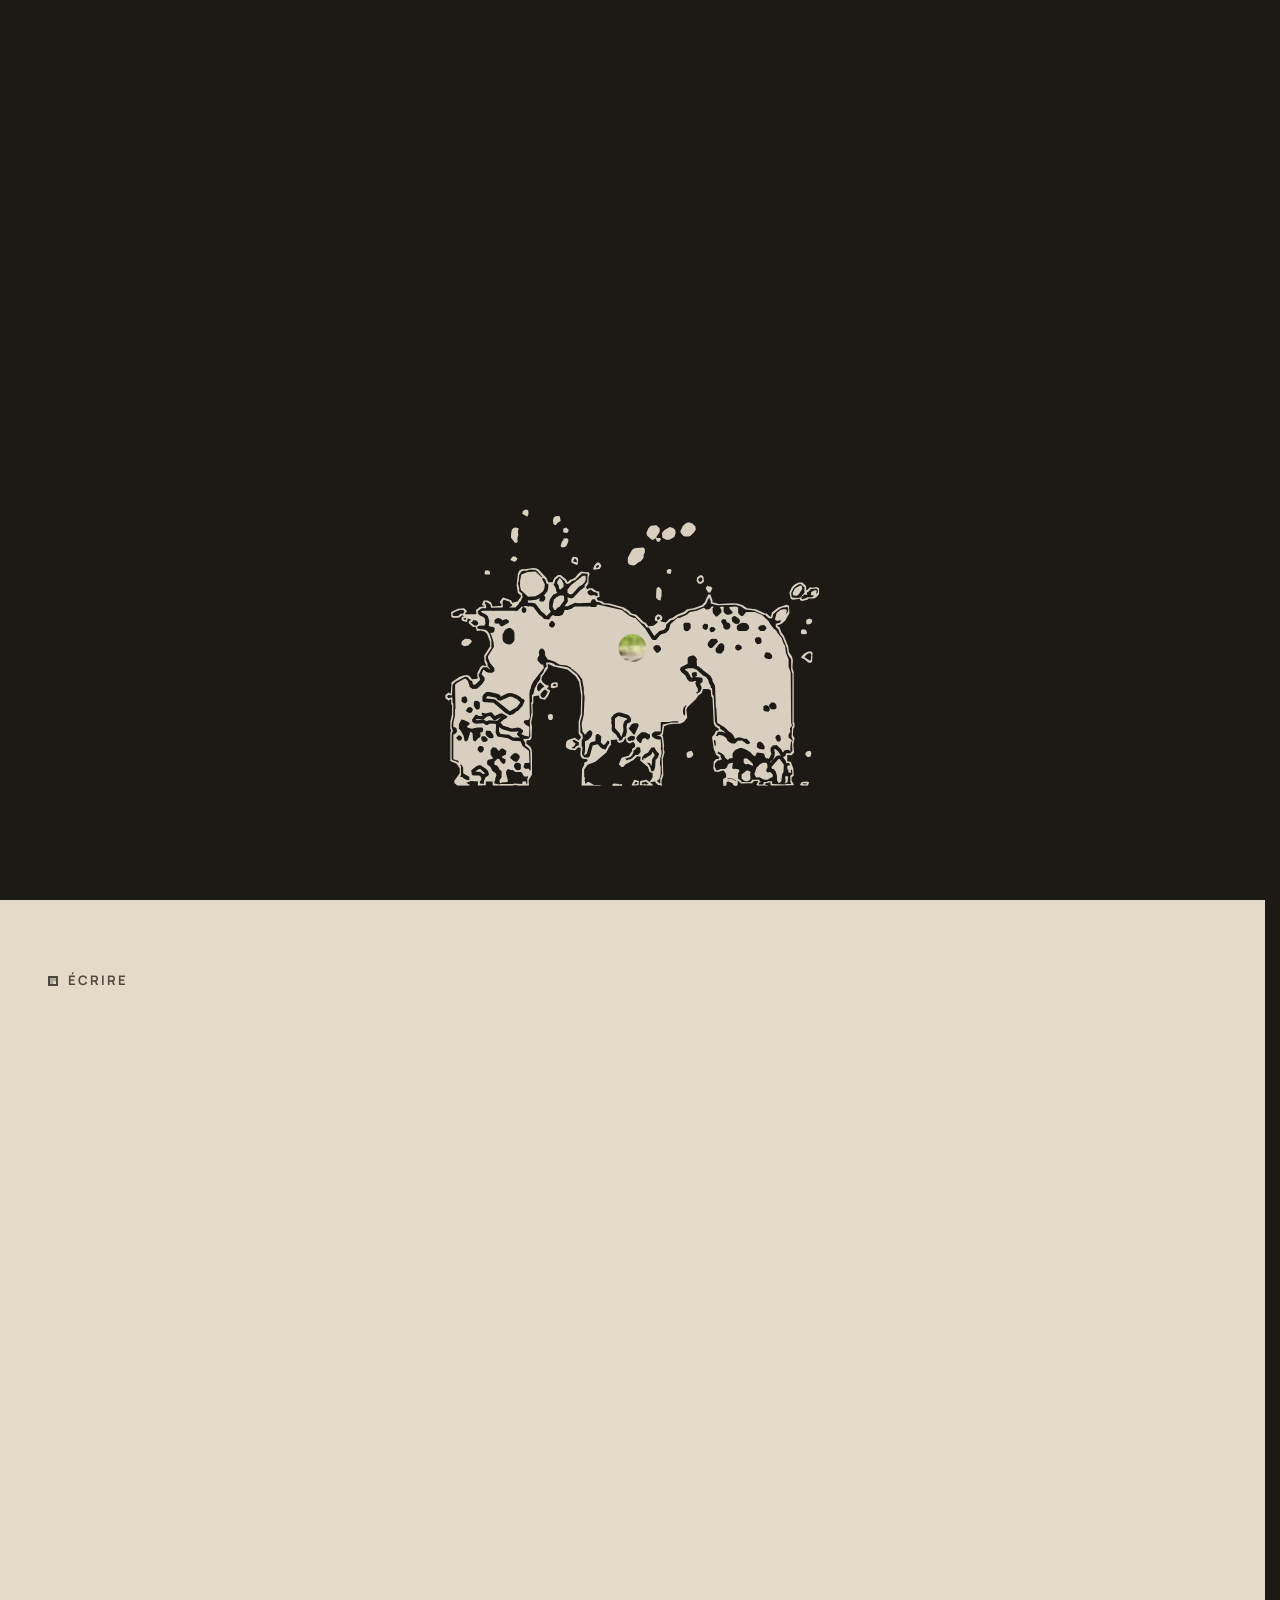
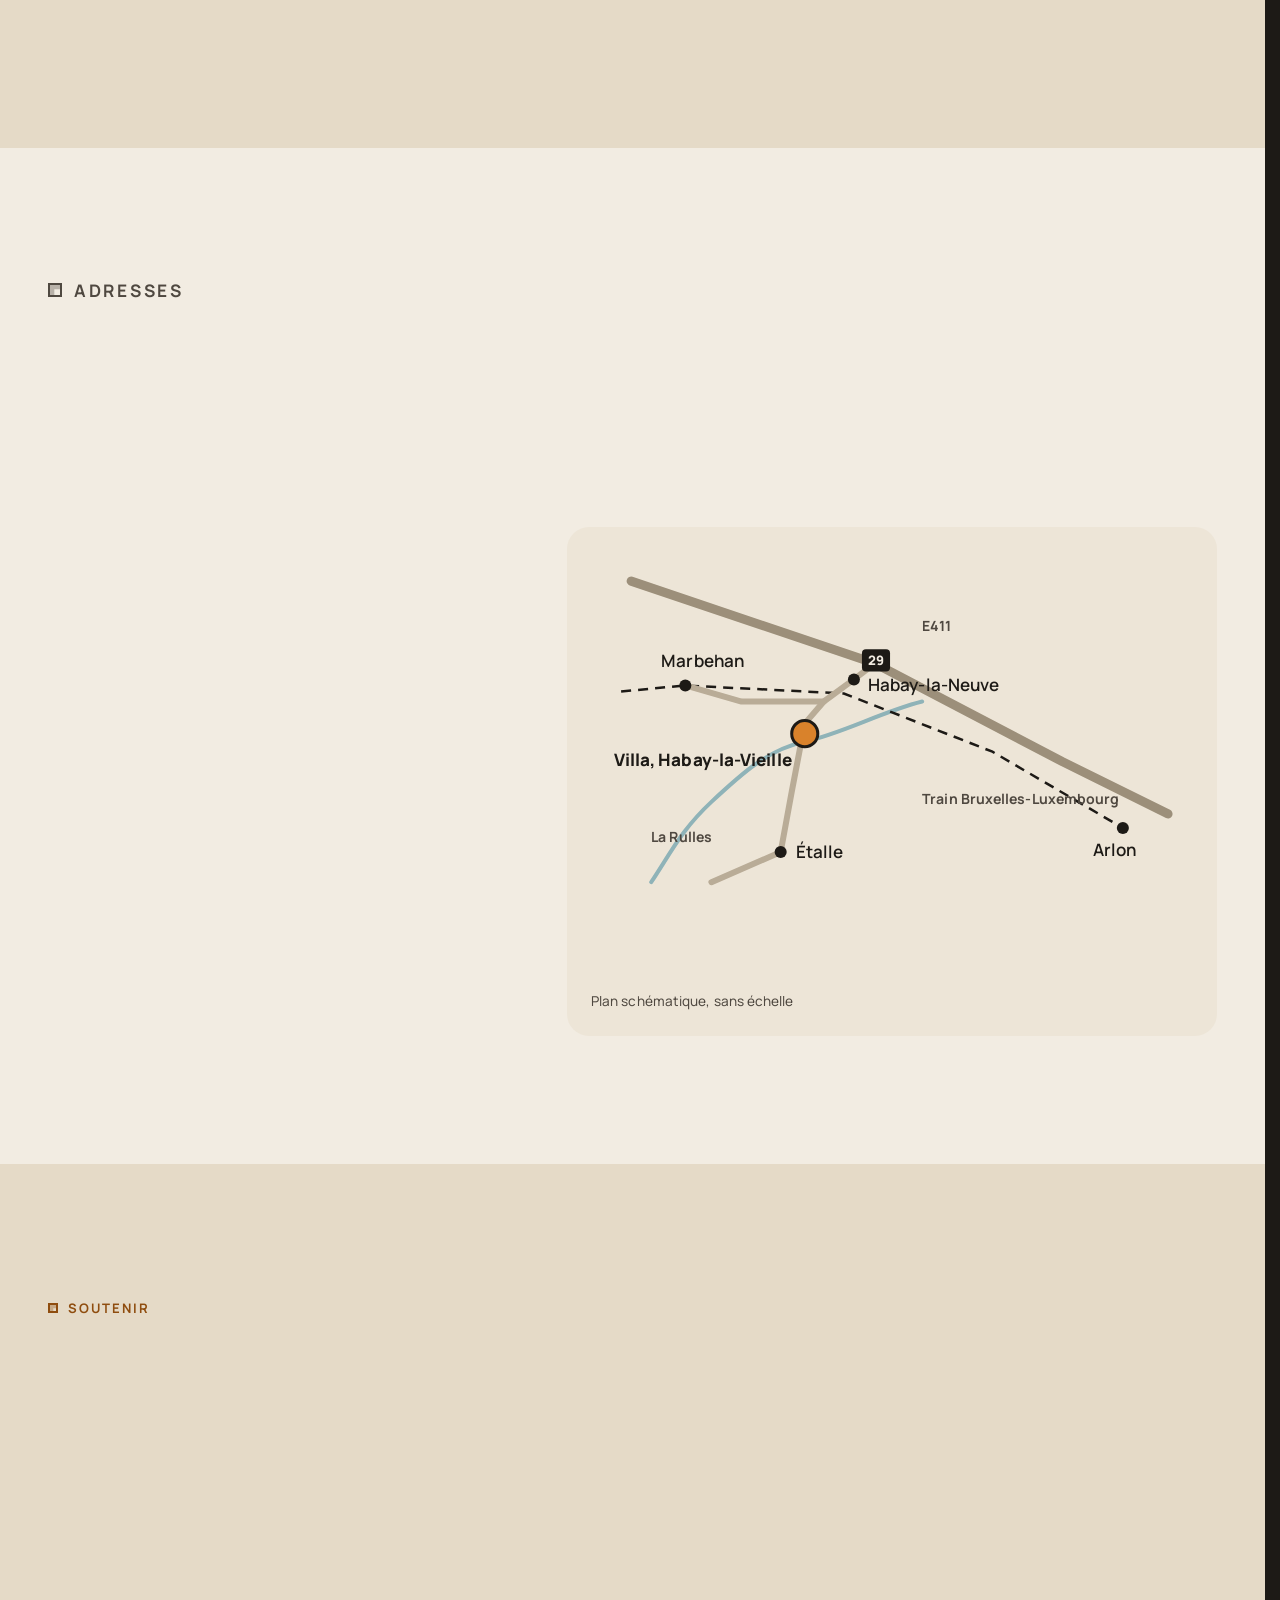
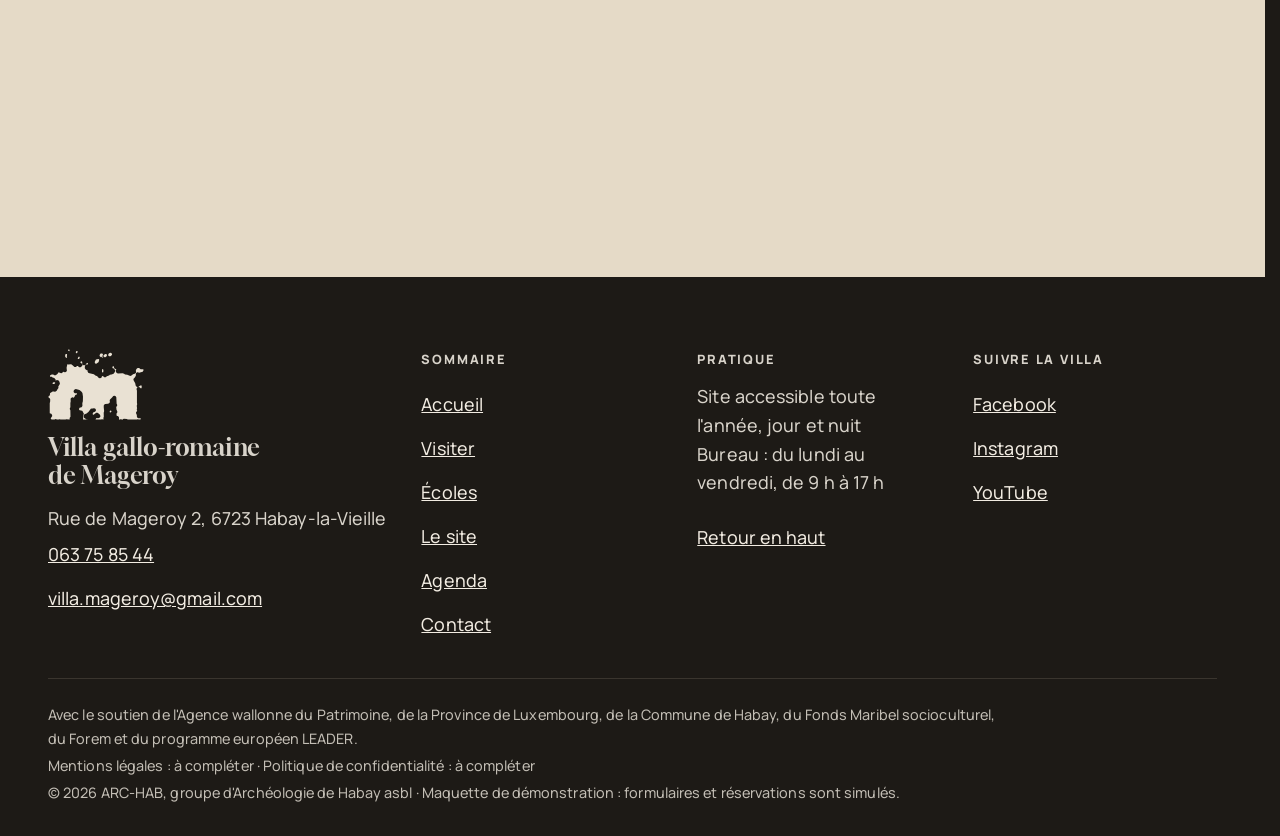
<file: contact.html>
<!doctype html>
<html lang="fr" data-v="2">
<head>
<meta charset="utf-8">
<meta name="viewport" content="width=device-width, initial-scale=1, viewport-fit=cover">
<title>Contact et adhésion : villa de Mageroy, asbl ARC-HAB</title>
<meta name="description" content="Téléphone, e-mail, adresses du site et du bureau, demande de visite, adhésion à l&#39;asbl et bénévolat.">
<meta name="robots" content="noindex, nofollow">
<link rel="canonical" href="https://villa-mageroy-maquette.vercel.app/contact">
<style>:root{--fond:#F2ECE2;--texte:#1D1A16;--voile-fond:#1D1A16;--ouverture-fond:#1D1A16;--menu-fond:#F2ECE2}:root { --entete-h: 72px; --barres-h: 0px; } html { background: var(--fond); color: var(--texte); scrollbar-gutter: stable; } body { margin: 0; background: var(--fond); } html.js:not(.secours):not([data-arrivee="retour"]) [data-anime] { opacity: 0; } html.js:not(.secours):not([data-arrivee="retour"]) [data-anime].vu { opacity: 1; } [data-voile] { position: fixed; inset: 0; z-index: 900; background: var(--voile-fond); transform: translateY(100%); visibility: hidden; pointer-events: none; } html[data-arrivee="voile"]:not(.voile-leve):not(.secours) [data-voile] { transform: none; visibility: visible; } html.secours [data-voile] { visibility: hidden !important; } .ouverture-panneau { position: fixed; inset: 0; z-index: 850; display: none; place-content: center; justify-items: center; background: var(--ouverture-fond, var(--voile-fond)); color: var(--fond); text-align: center; } html.js[data-arrivee="intro"]:not(.secours):not(.intro-finie) .ouverture-panneau { display: grid; } html.defilement-bloque, html.defilement-bloque body, html.js[data-arrivee="intro"]:not(.secours):not(.intro-finie), html.js[data-arrivee="intro"]:not(.secours):not(.intro-finie) body, html[data-arrivee="voile"]:not(.voile-leve):not(.secours), html[data-arrivee="voile"]:not(.voile-leve):not(.secours) body { overflow: hidden; } html.js[data-arrivee="intro"]:not(.secours):not(.intro-finie) { background-color: var(--ouverture-fond, var(--voile-fond)); } html[data-arrivee="voile"]:not(.voile-leve):not(.secours) { background-color: var(--voile-fond); }</style>
<script>(function () {
var d = document.documentElement, ss = null, ls = null;
try { ss = window.sessionStorage; ls = window.localStorage; } catch (e) {}
d.classList.add('js');
var nav = performance.getEntriesByType ? performance.getEntriesByType('navigation')[0] : null;
var type = nav ? nav.type : 'navigate';
var depart = null;
try { depart = JSON.parse(ss.getItem('socle:depart') || 'null'); ss.removeItem('socle:depart'); } catch (e) {}
if (depart && !(Date.now() - depart.t < 15000)) depart = null;
var mode = type === 'back_forward' ? 'retour' : type === 'reload' ? 'intro' : depart ? 'voile' : 'intro';
d.setAttribute('data-arrivee', mode);
if (mode === 'voile' && depart.couleur) d.style.setProperty('--voile-fond', depart.couleur);
if (type === 'reload' && 'scrollRestoration' in history) {
history.scrollRestoration = 'manual';
}
try {
var choisie = ls && ls.getItem('socle:langue');
var langue = (d.lang || '').slice(0, 2);
if (choisie && choisie !== langue && type === 'navigate' && !depart) {
var alt = document.querySelector('link[rel="alternate"][hreflang="' + choisie + '"]');
if (alt) location.replace(new URL(alt.href).pathname + location.search + location.hash);
}
} catch (e) {}
setTimeout(function () { if (!d.classList.contains('demarre')) d.classList.add('secours'); }, 2000);
})();</script>
<link rel="preload" href="/assets/fonts/gloock-400.woff2" as="font" type="font/woff2" crossorigin>
<link rel="preload" href="/assets/fonts/manrope-variable.woff2" as="font" type="font/woff2" crossorigin>
<link rel="stylesheet" href="/assets/css/socle.css?v=2">
<link rel="stylesheet" href="/assets/css/site.css?v=2">
<link rel="modulepreload" href="/assets/js/site.js?v=2">
<link rel="modulepreload" href="/assets/js/socle/index.js?v=2">
<script src="/assets/vendor/gsap.min.js" defer></script>
<script src="/assets/vendor/ScrollTrigger.min.js" defer></script>
<script src="/assets/vendor/SplitText.min.js" defer></script>
<script type="module" src="/assets/js/site.js?v=2"></script>
<meta name="theme-color" content="#F2ECE2">
<link rel="icon" href="/assets/images/favicon.svg" type="image/svg+xml">
<link rel="apple-touch-icon" href="/assets/images/apple-touch-icon.png">
<meta property="og:type" content="website">
<meta property="og:site_name" content="Villa de Mageroy">
<meta property="og:locale" content="fr_FR">
<meta property="og:title" content="Contact et adhésion : villa de Mageroy, asbl ARC-HAB">
<meta property="og:description" content="Téléphone, e-mail, adresses du site et du bureau, demande de visite, adhésion à l&#39;asbl et bénévolat.">
<meta property="og:url" content="https://villa-mageroy-maquette.vercel.app/contact">
<meta property="og:image" content="https://villa-mageroy-maquette.vercel.app/assets/partage/contact-fr.jpg">
<meta property="og:image:width" content="1200">
<meta property="og:image:height" content="630">
<meta property="og:image:alt" content="Le pavillon d&#39;accueil vitré au bord de l&#39;étang">
<meta name="twitter:card" content="summary_large_image">
<script type="application/ld+json">{"@context":"https://schema.org","@type":"TouristAttraction","name":"Villa gallo-romaine de Mageroy","description":"Site archéologique d'un domaine agricole gallo-romain occupé du Ier au IVe siècle, fouillé par l'asbl ARC-HAB. Accès libre toute l'année.","isAccessibleForFree":true,"publicAccess":true,"openingHours":"Mo-Su 00:00-23:59","address":{"@type":"PostalAddress","streetAddress":"Rue de Mageroy 2","postalCode":"6723","addressLocality":"Habay-la-Vieille","addressCountry":"BE"},"geo":{"@type":"GeoCoordinates","latitude":49.715932,"longitude":5.615396},"telephone":"+32 63 75 85 44","email":"villa.mageroy@gmail.com","sameAs":["https://www.facebook.com/villagalloromainedemageroy/","https://instagram.com/villamageroy","https://www.youtube.com/@villademageroyahabaylaviei9904"],"organizer":{"@type":"NGO","name":"ARC-HAB, groupe d'Archéologie de Habay asbl","address":{"@type":"PostalAddress","streetAddress":"Rue d'Hoffschmidt 13","postalCode":"6720","addressLocality":"Habay-la-Neuve","addressCountry":"BE"}}}</script>
</head>
<body id="haut">
<div data-voile data-forme="carroyage" aria-hidden="true"><div class="voile-carres" aria-hidden="true"></div><div class="voile-contenu"><img src="/assets/images/logo-clair.svg" alt="" width="76" height="56"><span data-voile-libelle>Contact</span></div></div>
<div class="ouverture-panneau" data-ouverture aria-hidden="true">
  <svg class="intro-m" viewBox="0 0 884 655" aria-hidden="true" data-ouverture-objet><path class="intro-m-corps" d="M834 647 L836 650 L852 650 L855 642 L850 640 L838 641ZM839 646 L842 644 L850 645 L848 647ZM446 636 L440 648 L442 650 L456 649 L457 639ZM446 646 L449 641 L452 641 L454 643 L452 646 L448 647ZM710 614 L697 624 L697 633 L702 638 L709 640 L715 638 L718 634 L717 620 L719 618ZM74 617 L86 618 L93 623 L97 621 L86 611 L83 611ZM747 596 L740 600 L732 608 L727 623 L731 631 L739 630 L750 636 L757 636 L770 629 L770 624 L764 618 L758 619 L755 616 L755 612 L758 607 L757 599 L755 596ZM786 587 L783 588 L767 606 L768 610 L772 611 L777 617 L780 628 L780 638 L784 644 L790 640 L792 623 L795 618 L796 601ZM702 588 L702 596 L706 600 L713 599 L724 604 L723 598 L711 587 L705 586ZM776 564 L773 565 L775 572 L774 581 L770 590 L764 594 L764 596 L778 581 L784 579 L789 580 L783 570ZM130 514 L130 524 L134 529 L153 531 L163 537 L179 537 L172 531 L172 528 L176 523 L158 524 L137 518 L131 513ZM409 487 L401 493 L401 515 L412 528 L416 536 L421 521 L420 509 L422 501 L426 496 L430 495 L428 492ZM135 489 L121 497 L117 496 L109 487 L102 488 L94 495 L77 494 L76 496 L80 497 L93 495 L101 499 L106 497 L126 498ZM100 444 L100 446 L120 448 L155 476 L172 466 L179 456 L179 454 L172 448 L160 442 L154 442 L133 451 L127 450 L123 444 L103 440ZM267 410 L265 408 L254 409 L251 413 L251 421 L256 422 L267 419ZM255 416 L258 412 L262 412 L264 414 L263 416 L260 417ZM853 336 L844 341 L837 348 L837 351 L844 354 L853 362 L858 363 L862 360 L863 339 L860 336ZM854 340 L858 340 L860 343 L859 356 L857 358 L844 349 L848 344ZM280 205 L272 205 L264 209 L258 215 L255 231 L259 239 L262 239 L267 233 L271 232 L282 217 L282 208ZM838 183 L834 182 L822 189 L817 198 L817 203 L819 205 L826 206 L831 202 L839 190ZM617 182 L613 188 L619 198 L624 198 L629 188 L625 184 L620 184ZM809 198 L812 213 L817 215 L833 213 L834 216 L839 218 L851 215 L854 212 L866 212 L872 209 L878 202 L879 189 L873 185 L863 187 L857 186 L850 193 L848 193 L848 183 L839 175 L831 175 L822 179 L815 185ZM876 193 L875 198 L872 201 L871 200 L873 196 L872 193 L868 193 L860 197 L859 204 L867 206 L862 209 L850 209 L849 211 L840 214 L837 212 L837 209 L844 203 L850 204 L850 198 L854 196 L859 190 L872 189ZM844 186 L844 196 L845 197 L835 210 L827 211 L816 210 L814 208 L813 199 L818 189 L823 184 L831 179 L835 178ZM271 165 L266 173 L266 177 L269 181 L271 190 L274 191 L281 184 L281 179 L278 171 L273 165ZM604 158 L600 158 L593 163 L592 171 L596 177 L602 178 L609 173 L608 161ZM603 163 L605 165 L605 170 L600 174 L596 170 L596 167 L600 163ZM332 159 L326 159 L298 181 L290 191 L290 199 L297 203 L302 201 L316 185 L326 179 L331 173 L333 167ZM18 244 L18 254 L21 257 L36 257 L44 251 L48 254 L43 255 L42 262 L45 265 L55 267 L57 259 L65 262 L59 266 L59 270 L69 279 L75 278 L78 288 L87 287 L97 290 L102 295 L109 314 L109 324 L95 346 L96 360 L100 369 L98 370 L91 368 L86 373 L79 387 L79 395 L81 398 L78 400 L67 401 L60 393 L54 391 L46 392 L37 396 L19 408 L17 434 L16 435 L12 432 L4 438 L4 445 L12 451 L16 448 L18 449 L18 459 L20 462 L20 483 L16 501 L16 516 L18 521 L16 526 L16 592 L30 598 L38 609 L38 621 L25 639 L26 644 L33 650 L60 650 L62 648 L53 643 L64 639 L81 640 L80 649 L82 650 L99 649 L99 640 L115 640 L115 649 L117 650 L161 650 L168 648 L176 650 L198 650 L200 648 L199 637 L207 624 L207 573 L206 565 L203 559 L194 552 L194 544 L203 543 L206 538 L207 511 L205 503 L209 483 L208 460 L210 457 L210 442 L213 440 L223 439 L225 446 L237 449 L244 441 L249 430 L249 427 L242 423 L247 416 L239 414 L232 408 L229 402 L230 396 L244 375 L244 365 L258 371 L290 378 L309 394 L317 407 L322 439 L321 482 L316 500 L316 527 L322 537 L316 544 L307 538 L291 543 L287 548 L286 557 L288 562 L296 566 L308 567 L315 560 L321 562 L320 577 L322 583 L326 587 L336 588 L337 592 L329 596 L329 601 L324 611 L323 650 L370 650 L365 648 L352 648 L340 641 L337 641 L332 646 L330 637 L331 632 L329 629 L329 612 L337 601 L355 594 L381 572 L388 558 L392 554 L391 543 L406 542 L407 548 L412 550 L420 547 L425 539 L427 540 L428 547 L435 551 L444 547 L448 553 L448 559 L441 564 L441 569 L433 580 L418 584 L416 586 L410 600 L416 606 L420 606 L426 600 L445 589 L453 581 L461 582 L460 591 L478 606 L482 618 L489 620 L489 631 L482 641 L474 636 L460 639 L459 649 L488 650 L490 648 L483 642 L495 640 L496 643 L502 648 L512 650 L510 645 L510 637 L514 626 L513 587 L517 571 L515 565 L516 556 L513 533 L511 532 L513 531 L516 511 L526 507 L538 505 L553 505 L562 501 L570 491 L568 472 L571 466 L590 448 L596 439 L604 433 L607 424 L618 424 L625 426 L626 440 L629 445 L632 504 L635 511 L644 517 L643 521 L637 522 L634 529 L628 536 L632 564 L638 578 L645 583 L644 587 L637 588 L632 594 L631 609 L634 617 L643 618 L654 614 L658 618 L661 624 L661 630 L654 634 L655 650 L662 649 L662 642 L666 640 L676 644 L678 649 L686 650 L688 648 L688 638 L696 645 L722 644 L726 639 L735 639 L736 640 L732 647 L734 650 L757 650 L759 648 L753 648 L752 645 L764 642 L765 649 L768 650 L820 649 L814 638 L814 631 L819 626 L818 609 L812 594 L804 593 L804 578 L814 579 L820 572 L818 553 L821 539 L817 532 L818 517 L821 512 L821 505 L819 501 L819 384 L816 375 L817 356 L815 348 L808 338 L806 324 L796 299 L790 291 L786 280 L780 275 L790 272 L799 264 L809 246 L808 229 L802 227 L783 233 L768 245 L766 254 L764 255 L756 247 L752 247 L730 237 L710 235 L700 228 L687 224 L676 223 L644 225 L629 221 L629 216 L624 203 L619 203 L611 221 L604 228 L585 235 L570 237 L562 244 L546 250 L535 258 L528 260 L520 268 L509 266 L507 264 L511 262 L512 256 L508 251 L501 249 L496 253 L494 259 L495 264 L501 266 L500 269 L491 276 L479 277 L473 269 L468 267 L451 250 L440 247 L433 240 L422 233 L388 224 L377 223 L369 218 L361 217 L358 211 L365 208 L364 196 L358 195 L348 188 L340 188 L336 191 L333 186 L339 177 L339 163 L342 154 L339 150 L333 151 L322 149 L315 154 L308 163 L300 168 L297 168 L290 174 L287 168 L274 157 L268 157 L259 164 L255 174 L245 174 L241 164 L223 145 L218 142 L210 141 L190 144 L185 143 L178 146 L174 154 L171 181 L174 199 L181 205 L181 208 L173 219 L161 222 L158 216 L139 210 L132 219 L132 222 L136 226 L135 229 L115 231 L111 221 L103 217 L94 217 L90 226 L96 231 L85 232 L76 239 L77 249 L51 249 L50 248 L54 244 L54 240 L48 235 L34 236ZM480 646 L472 647 L469 645 L468 647 L465 647 L463 643 L473 640ZM658 637 L663 635 L665 632 L675 633 L684 638 L684 645 L682 646 L680 641 L671 637 L661 638ZM82 602 L87 602 L99 610 L103 614 L106 621 L106 625 L97 632 L97 635 L95 637 L94 646 L85 645 L85 640 L88 637 L88 630 L84 626 L69 626 L66 623 L65 614 L76 605ZM40 600 L43 602 L46 608 L46 621 L60 629 L61 635 L59 637 L53 636 L47 633 L45 630 L39 629 L41 625 L41 605 L39 602ZM169 596 L176 596 L181 600 L181 610 L178 613 L174 614 L170 613 L165 606 L165 601ZM165 574 L172 574 L178 580 L178 585 L172 594 L168 594 L164 592 L156 585 L157 581ZM493 560 L498 569 L504 575 L504 577 L500 586 L496 590 L495 606 L493 613 L490 616 L487 616 L485 614 L485 611 L481 602 L476 597 L477 596 L482 597 L487 604 L488 588 L494 579 L489 570 L487 576 L484 579 L476 583 L473 586 L468 586 L467 591 L464 588 L465 582 L471 576 L478 573 L486 561ZM460 562 L461 571 L455 578 L449 578 L441 586 L435 589 L434 588 L428 591 L427 588 L424 587 L437 583 L441 579 L444 573 L444 568 L450 564 L452 560 L458 560ZM115 560 L123 561 L129 569 L135 563 L139 563 L147 568 L146 577 L136 582 L138 585 L145 588 L145 594 L143 598 L141 599 L138 598 L133 593 L131 588 L126 587 L119 594 L119 601 L124 602 L128 606 L132 614 L134 614 L136 617 L136 630 L131 637 L132 644 L139 642 L146 642 L151 640 L146 619 L148 613 L152 611 L156 613 L162 613 L168 618 L181 618 L184 620 L186 625 L190 629 L197 628 L198 630 L196 633 L196 645 L194 647 L193 640 L185 640 L184 646 L164 645 L163 646 L133 646 L131 647 L119 645 L119 640 L121 637 L121 633 L124 625 L122 621 L114 615 L110 606 L102 600 L102 592 L105 589 L115 587 L115 584 L110 577 L110 567ZM84 557 L89 557 L94 560 L94 567 L90 572 L85 572 L80 567 L80 562ZM737 547 L742 547 L747 551 L751 558 L751 563 L749 565 L739 564 L733 560 L733 552ZM816 544 L815 549 L816 569 L811 574 L801 574 L800 580 L794 583 L801 593 L801 597 L808 597 L811 602 L804 603 L804 611 L807 614 L806 618 L812 620 L813 619 L812 614 L814 612 L815 613 L816 622 L811 627 L811 642 L813 645 L812 646 L801 646 L800 645 L805 641 L806 629 L802 627 L800 628 L799 631 L800 636 L799 644 L801 646 L800 647 L769 646 L768 641 L772 638 L769 640 L760 639 L756 641 L749 641 L748 647 L738 647 L737 646 L739 642 L743 641 L739 639 L739 636 L722 636 L718 641 L711 642 L698 641 L692 635 L689 634 L689 621 L692 616 L691 612 L682 610 L677 611 L675 608 L677 596 L668 598 L665 601 L663 607 L658 611 L648 611 L642 614 L638 614 L634 605 L635 598 L641 591 L648 590 L649 588 L652 589 L648 583 L648 579 L641 574 L642 570 L652 575 L657 580 L658 584 L665 590 L669 586 L676 586 L676 575 L679 570 L683 566 L693 562 L698 562 L707 565 L717 571 L724 579 L729 581 L733 572 L747 574 L750 576 L752 583 L756 587 L758 586 L761 587 L767 576 L765 570 L765 562 L770 556 L779 555 L789 564 L794 572 L798 567 L807 566 L812 570 L811 566 L812 551 L815 543ZM633 543 L636 544 L637 555 L635 558 L632 546ZM302 543 L307 543 L317 549 L316 556 L311 557 L306 563 L299 562 L306 557 L309 551 L303 547 L303 545 L301 544ZM88 537 L91 534 L97 534 L103 540 L103 545 L97 548 L92 547 L89 543ZM447 534 L448 539 L444 544 L439 544 L436 546 L432 544 L430 541 L430 539 L433 536 L439 533ZM36 532 L38 532 L43 536 L43 541 L40 544 L35 544 L30 539 L30 537ZM781 531 L785 531 L788 535 L789 543 L785 547 L780 546 L776 538 L777 534ZM483 531 L483 537 L479 542 L476 542 L472 539 L468 539 L465 542 L462 550 L459 550 L452 543 L451 538 L455 532 L463 525 L472 525ZM99 523 L101 521 L110 522 L117 532 L117 537 L114 539 L108 539 L102 535 L98 529ZM453 504 L456 506 L456 511 L447 530 L445 531 L433 516 L440 506 L445 504ZM547 499 L550 501 L549 502 L534 502 L513 507 L510 527 L508 528 L507 531 L498 532 L507 534 L510 537 L512 552 L513 574 L510 583 L511 622 L507 633 L507 644 L506 645 L499 639 L505 634 L508 624 L508 608 L506 597 L507 585 L510 576 L510 569 L508 563 L509 559 L508 542 L501 542 L493 539 L488 535 L487 531 L488 528 L494 523 L508 523 L508 502 L509 501 L528 501 L536 499ZM42 495 L48 496 L61 503 L61 506 L55 511 L56 514 L66 517 L79 514 L91 514 L93 518 L92 523 L90 525 L85 526 L87 529 L86 536 L81 539 L75 546 L72 546 L69 543 L68 528 L67 526 L63 524 L57 543 L54 546 L51 546 L49 544 L47 533 L40 521 L36 517 L36 506ZM407 479 L414 479 L431 484 L435 487 L439 494 L438 500 L435 503 L430 504 L428 512 L429 523 L426 535 L421 536 L417 543 L412 545 L410 544 L410 539 L407 537 L404 531 L395 523 L393 518 L394 509 L392 502 L393 499 L392 491 L399 483ZM57 467 L62 466 L65 467 L69 471 L66 479 L60 480 L52 475ZM753 461 L759 463 L763 468 L763 473 L760 477 L751 476 L748 473 L748 465ZM567 461 L568 463 L565 468 L565 485 L563 486 L561 483 L560 477 L561 468ZM762 460 L768 455 L774 456 L778 460 L779 465 L778 470 L773 472 L766 471 L761 464ZM75 451 L81 452 L85 456 L85 468 L82 472 L78 472 L75 470 L71 463 L71 456 L72 453ZM43 443 L51 441 L55 445 L56 452 L52 457 L48 457 L42 453ZM8 441 L12 438 L16 438 L18 440 L18 444 L11 445ZM91 442 L93 437 L100 431 L108 431 L126 435 L131 437 L133 439 L133 442 L150 434 L159 433 L171 437 L179 442 L184 447 L186 446 L190 451 L185 463 L174 475 L171 476 L164 482 L155 485 L145 480 L117 456 L93 454 L91 451ZM238 425 L244 430 L239 440 L235 444 L231 444 L227 440 L227 435 L235 426ZM227 409 L236 418 L230 422 L224 429 L222 429 L219 425 L219 418 L221 413 L225 409ZM574 348 L584 345 L590 349 L593 355 L592 359 L593 370 L597 371 L602 376 L604 376 L607 380 L622 391 L626 396 L629 402 L629 405 L635 416 L637 467 L638 468 L640 503 L658 514 L668 524 L671 525 L677 531 L682 540 L688 537 L695 537 L703 540 L709 540 L716 547 L717 550 L715 552 L710 553 L698 544 L688 545 L682 551 L674 551 L667 547 L663 543 L662 539 L654 533 L644 531 L641 534 L637 533 L642 524 L652 524 L660 527 L655 522 L647 517 L647 513 L638 507 L635 500 L632 441 L629 436 L628 422 L625 421 L625 417 L621 410 L619 403 L614 396 L607 392 L592 379 L584 375 L572 375 L564 378 L572 384 L579 397 L584 397 L581 393 L581 386 L589 384 L593 386 L592 388 L593 393 L588 396 L603 397 L606 400 L606 407 L600 412 L604 420 L601 429 L593 435 L591 432 L595 429 L595 423 L591 417 L589 410 L591 405 L587 405 L583 407 L575 406 L570 401 L566 392 L556 384 L553 378 L555 373 L571 365 L571 352ZM752 340 L755 338 L763 339 L768 344 L769 350 L766 353 L762 354 L753 352 L750 348ZM443 335 L449 335 L453 340 L453 347 L448 352 L443 352 L439 349 L439 339ZM231 329 L235 332 L237 336 L238 346 L244 355 L258 359 L272 367 L288 369 L297 373 L300 377 L304 379 L305 381 L307 381 L317 391 L324 401 L328 421 L328 431 L330 443 L328 484 L323 505 L325 523 L331 531 L340 521 L344 520 L348 525 L348 529 L345 536 L338 543 L331 546 L331 569 L329 579 L335 576 L342 551 L346 548 L355 546 L356 532 L359 529 L362 529 L369 534 L368 549 L374 555 L378 553 L384 544 L387 546 L388 551 L385 554 L379 565 L373 564 L368 561 L361 553 L349 556 L342 581 L339 584 L330 584 L325 579 L324 575 L325 559 L323 558 L323 544 L326 539 L325 531 L320 525 L320 509 L319 508 L320 498 L324 486 L325 435 L320 403 L312 390 L294 375 L290 373 L262 368 L258 365 L249 362 L240 362 L241 371 L237 375 L233 385 L227 392 L226 401 L220 409 L213 423 L210 436 L207 438 L207 453 L205 456 L206 479 L202 499 L203 534 L199 540 L190 541 L186 540 L191 550 L191 556 L200 563 L203 569 L204 614 L202 615 L200 610 L191 610 L187 606 L190 597 L201 596 L200 569 L185 557 L180 546 L161 545 L151 539 L126 535 L122 526 L123 508 L121 505 L108 505 L103 508 L99 508 L94 504 L75 505 L70 503 L67 500 L67 495 L75 484 L78 484 L83 487 L91 487 L92 486 L89 484 L90 479 L98 481 L110 478 L113 479 L120 487 L132 481 L138 481 L150 488 L147 492 L141 495 L133 502 L140 510 L160 516 L174 514 L179 515 L186 520 L186 524 L182 529 L190 533 L200 535 L201 514 L199 511 L193 508 L188 503 L188 499 L190 497 L199 496 L202 490 L201 436 L202 426 L204 423 L205 417 L210 406 L235 374 L233 367 L228 366 L220 357 L220 351 L224 345 L223 338 L224 334 L228 329ZM497 321 L505 322 L509 329 L508 333 L502 339 L498 339 L491 330 L491 325ZM682 325 L685 321 L691 320 L697 324 L698 329 L691 334 L687 334 L683 331ZM652 317 L655 319 L657 323 L656 333 L650 341 L642 341 L637 337 L636 330 L644 319 L648 317ZM639 307 L642 313 L628 328 L623 328 L618 322 L618 317 L620 313 L626 307 L629 306ZM732 303 L740 303 L743 306 L744 313 L741 318 L734 319 L729 314 L728 307ZM157 281 L164 287 L166 293 L166 309 L164 313 L158 319 L151 320 L144 317 L140 313 L138 307 L138 297 L144 285 L152 281ZM626 279 L631 279 L636 283 L636 285 L632 290 L626 291 L623 288 L622 283ZM737 278 L741 275 L749 274 L753 277 L755 280 L755 283 L750 288 L741 288 L736 283ZM610 271 L617 272 L619 275 L618 282 L615 285 L611 285 L606 282 L606 275ZM686 277 L688 274 L695 270 L699 269 L709 270 L714 275 L715 282 L712 286 L708 288 L690 288 L686 284ZM564 269 L575 269 L578 273 L578 282 L572 288 L567 289 L562 285 L561 272ZM252 265 L256 265 L261 271 L260 276 L256 280 L252 280 L247 276 L247 271ZM64 268 L68 266 L69 263 L76 263 L81 268 L81 272 L78 275 L72 275ZM652 261 L654 260 L660 261 L663 268 L667 269 L670 272 L671 279 L667 284 L660 285 L655 281 L654 275 L649 266ZM119 263 L124 259 L128 258 L133 259 L138 263 L147 260 L153 264 L153 268 L138 277 L134 277 L129 270 L126 271 L120 270ZM52 256 L53 261 L49 262 L46 259 L51 258ZM502 254 L504 254 L507 259 L504 260 L503 262 L500 262 L499 257ZM677 254 L680 253 L684 254 L693 262 L693 267 L690 271 L683 272 L675 266 L674 258ZM49 242 L46 248 L40 248 L34 253 L23 253 L21 250 L21 248 L26 244 L38 239 L46 239ZM186 232 L191 233 L194 237 L193 243 L190 246 L185 245 L183 242 L183 236ZM337 195 L344 191 L350 196 L360 199 L361 205 L357 207 L353 204 L345 205 L341 204 L337 200ZM21 414 L28 407 L50 395 L56 396 L63 404 L67 405 L69 413 L74 414 L86 402 L82 391 L89 377 L93 373 L102 373 L105 376 L110 378 L103 370 L103 364 L99 356 L99 348 L112 328 L112 310 L108 297 L105 291 L101 287 L97 285 L80 283 L79 280 L80 277 L87 275 L95 276 L98 271 L97 259 L92 255 L85 252 L81 248 L80 242 L89 235 L99 235 L100 233 L99 226 L96 224 L98 220 L104 222 L110 227 L111 234 L137 233 L139 232 L138 219 L141 215 L154 219 L156 221 L156 224 L161 226 L159 230 L153 233 L168 233 L176 225 L176 223 L181 218 L184 210 L186 209 L184 206 L184 201 L177 195 L177 188 L174 177 L176 172 L177 158 L182 149 L187 147 L194 147 L201 145 L214 145 L219 148 L231 161 L230 163 L215 149 L197 150 L182 156 L179 171 L179 183 L181 192 L198 208 L215 207 L223 203 L233 195 L236 188 L237 179 L231 167 L232 163 L238 168 L241 177 L245 178 L245 187 L243 195 L235 205 L238 208 L238 214 L234 219 L226 219 L224 217 L225 211 L217 215 L201 217 L197 216 L198 222 L207 222 L215 224 L230 244 L234 246 L241 253 L251 243 L247 236 L247 222 L249 214 L257 203 L266 199 L264 196 L262 187 L257 179 L259 177 L262 168 L270 161 L272 161 L284 172 L285 176 L289 178 L294 177 L301 171 L308 169 L323 154 L325 153 L336 154 L337 155 L336 173 L330 181 L330 186 L320 193 L303 211 L298 212 L290 209 L291 219 L283 230 L290 230 L308 222 L314 223 L344 222 L346 217 L349 214 L354 214 L357 220 L365 221 L373 226 L384 227 L418 236 L421 239 L429 243 L436 250 L447 253 L464 270 L469 272 L475 280 L480 280 L493 300 L505 288 L516 285 L520 280 L521 273 L532 263 L539 261 L550 253 L558 251 L566 247 L574 240 L589 238 L608 231 L614 225 L621 210 L625 218 L625 224 L640 228 L683 227 L696 231 L706 238 L726 240 L748 250 L752 250 L760 258 L766 259 L769 258 L771 249 L781 240 L791 234 L804 232 L806 234 L806 242 L802 248 L801 247 L803 241 L801 237 L795 237 L788 239 L779 246 L775 261 L780 265 L787 263 L790 264 L786 269 L777 271 L777 279 L783 284 L787 295 L793 303 L803 328 L805 342 L813 355 L813 379 L816 388 L816 505 L817 506 L817 510 L815 513 L814 536 L817 543 L816 544 L807 537 L807 530 L811 524 L810 516 L815 509 L813 503 L812 385 L807 372 L807 354 L801 340 L799 324 L795 317 L791 305 L780 291 L779 288 L771 281 L764 272 L760 265 L745 251 L728 244 L708 244 L700 253 L696 253 L691 249 L689 245 L689 234 L690 233 L683 231 L668 232 L670 237 L676 243 L676 246 L672 249 L665 250 L660 249 L655 244 L655 234 L656 233 L654 231 L646 232 L650 239 L650 245 L640 254 L637 254 L630 246 L629 236 L632 232 L631 231 L627 231 L623 236 L618 238 L614 238 L609 234 L592 241 L576 244 L569 250 L553 257 L547 258 L531 272 L527 286 L520 293 L511 295 L506 298 L497 309 L490 309 L487 307 L472 283 L448 257 L444 257 L437 254 L417 239 L363 227 L359 227 L357 232 L346 232 L342 230 L341 231 L307 231 L299 236 L290 239 L283 239 L282 244 L278 251 L271 253 L261 253 L256 251 L251 255 L247 261 L235 260 L230 254 L224 250 L210 232 L203 230 L198 231 L191 229 L186 232 L183 231 L174 240 L170 242 L167 241 L118 241 L117 242 L115 241 L92 241 L87 242 L90 245 L100 250 L104 254 L107 265 L106 276 L110 278 L115 278 L120 281 L119 289 L116 292 L109 293 L112 298 L117 314 L118 325 L104 347 L104 351 L109 363 L119 375 L119 382 L114 386 L106 386 L100 384 L96 380 L93 379 L89 389 L96 397 L96 404 L89 414 L78 423 L68 424 L60 418 L61 416 L57 405 L52 400 L49 400 L32 409 L27 414 L28 470 L27 471 L27 485 L23 503 L23 512 L30 515 L32 523 L27 529 L23 530 L23 588 L33 591 L36 594 L35 596 L28 592 L22 591 L19 588 L19 530 L21 523 L23 521 L21 520 L19 512 L19 505 L23 487 L23 458 L21 455 L21 445 L18 442 L18 439 L20 438ZM367 131 L363 128 L359 128 L353 135 L350 142 L351 145 L365 143 L369 137ZM362 133 L364 137 L361 140 L357 140 L356 139 L357 137ZM303 114 L299 121 L299 128 L310 133 L314 133 L315 121 L313 116ZM307 118 L311 122 L312 125 L311 128 L303 125Z" fill-rule="evenodd"/><g class="intro-m-pierres"><path class="pierre" d="M469 94 L467 93 L450 94 L444 96 L440 100 L431 117 L431 126 L432 130 L435 133 L444 135 L448 134 L457 127 L460 126 L466 120 L468 116 L468 110 L471 104 L471 97Z" style="--px:452;--py:114"/><path class="pierre" d="M582 37 L573 34 L567 36 L560 42 L554 54 L555 59 L560 65 L564 67 L574 67 L579 64 L586 57 L590 51 L589 44Z" style="--px:572;--py:51"/><path class="pierre" d="M485 42 L479 48 L475 58 L475 62 L477 66 L487 75 L491 75 L495 72 L497 72 L498 77 L500 79 L504 80 L509 73 L507 71 L503 70 L499 71 L498 68 L505 57 L506 53 L505 47 L498 41Z" style="--px:492;--py:61"/><path class="pierre" d="M537 47 L529 45 L517 52 L512 57 L511 60 L512 70 L521 75 L528 75 L537 70 L540 67 L543 59 L542 52Z" style="--px:528;--py:60"/><path class="pierre" d="M168 46 L164 47 L160 51 L158 61 L158 70 L167 82 L171 82 L174 79 L173 77 L173 70 L175 64 L174 54 L176 49 L174 47Z" style="--px:168;--py:64"/><path class="pierre" d="M502 185 L498 189 L497 210 L500 214 L504 216 L508 216 L508 212 L510 207 L510 192 L505 186Z" style="--px:504;--py:201"/><path class="pierre" d="M66 311 L61 307 L51 306 L44 311 L42 316 L42 320 L48 324 L58 322 L66 314Z" style="--px:54;--py:316"/><path class="pierre" d="M272 20 L264 19 L258 22 L256 29 L257 38 L260 40 L263 40 L267 35 L274 31Z" style="--px:266;--py:30"/><path class="pierre" d="M289 71 L281 72 L280 76 L277 79 L274 88 L275 92 L283 92 L288 89 L292 78 L292 74Z" style="--px:284;--py:82"/><path class="pierre" d="M654 639 L655 650 L660 650 L660 640 L664 638 L669 638 L678 642 L681 645 L680 650 L686 650 L685 641 L682 638 L674 634 L662 633 L657 635Z" style="--px:670;--py:642"/><path class="pierre" d="M580 568 L573 570 L569 573 L568 577 L569 578 L569 583 L572 585 L579 584 L584 579 L584 575Z" style="--px:576;--py:577"/><path class="pierre" d="M189 5 L186 8 L184 14 L196 21 L199 14 L198 6 L193 4Z" style="--px:192;--py:13"/><path class="pierre" d="M856 568 L850 570 L847 573 L846 577 L851 583 L855 583 L859 581 L860 574 L859 570Z" style="--px:854;--py:576"/><path class="pierre" d="M862 262 L856 259 L849 262 L848 266 L849 272 L852 273 L859 271 L862 266Z" style="--px:856;--py:266"/><path class="pierre" d="M249 482 L244 485 L245 494 L248 496 L253 496 L256 492 L256 485 L252 482Z" style="--px:250;--py:490"/><path class="pierre" d="M836 287 L836 294 L837 295 L846 296 L850 294 L850 291 L847 285 L840 284Z" style="--px:844;--py:290"/><path class="pierre" d="M162 114 L157 120 L157 122 L162 125 L166 126 L169 125 L172 121 L172 118 L168 114Z" style="--px:165;--py:120"/><path class="pierre" d="M287 46 L280 49 L280 57 L281 58 L288 59 L291 57 L293 52Z" style="--px:287;--py:53"/><path class="pierre" d="M97 148 L96 154 L98 156 L108 156 L109 152 L107 147 L100 146Z" style="--px:103;--py:152"/><path class="pierre" d="M526 143 L523 146 L522 153 L530 155 L532 153 L533 147 L532 144Z" style="--px:528;--py:150"/><path class="pierre" d="M395 647 L395 650 L417 650 L418 649 L417 646 L411 647 L410 646 L398 645Z" style="--px:407;--py:648"/></g></svg>
  <p class="ouverture-nom">Villa romaine de Mageroy</p>
</div>
<a class="evitement" href="#contenu">Aller au contenu</a>
<header data-entete>
  <div class="entete-rangee">
    <a class="entete-logo" href="/" data-libelle="Accueil">
      <img src="/assets/images/logo.svg" alt="" width="48" height="36"><span>Villa de Mageroy</span>
    </a>
    <nav data-nav aria-label="Navigation principale">
      <ul><li><a href="/visiter" data-libelle="Visiter">Visiter</a></li><li><a href="/ecoles" data-libelle="Écoles">Écoles</a></li><li><a href="/le-site" data-libelle="Le site">Le site</a></li><li><a href="/agenda" data-libelle="Agenda">Agenda</a></li><li><a href="/contact" data-libelle="Contact" aria-current="page">Contact</a></li></ul>
    </nav>
    <div class="entete-actions">
      <a class="bouton" href="/visiter#reserver" data-libelle="Visiter"><span class="masque-etroit">Réserver une visite</span><span class="seul-etroit">Réserver</span></a>
      <button type="button" data-menu-bouton aria-controls="menu" aria-expanded="false" data-libelle-ouvrir="Menu" data-libelle-fermer="Fermer"><span data-libelle-bouton>Menu</span></button>
      <a class="menu-sansjs" href="#menu" data-menu-lien>Menu</a>
    </div>
  </div>
</header>
<script>/* Avant le premier affichage : rangées de la navigation (même règle que ajusterNav dans assets/js/socle/entete.js)
   et hauteur réelle de l'en-tête, pour que rien ne saute quand le JavaScript du site prend la main. */
(function () {
  var h = document.documentElement, u = document.querySelector('[data-nav] ul'), e = document.querySelector('[data-entete]');
  if (u) {
    var deborde = function () { return u.scrollWidth > u.clientWidth + 1; }, c = deborde();
    if (c && window.matchMedia('(min-width: 900px)').matches) {
      h.classList.add('nav-deux-rangees'); c = deborde();
      if (c) { h.classList.add('nav-deux-lignes'); var a = u.querySelector('a'); c = !a || u.getBoundingClientRect().height > a.getBoundingClientRect().height * 2.5; }
      if (c) h.classList.remove('nav-deux-rangees', 'nav-deux-lignes');
    }
    if (c) h.classList.add('nav-compacte');
  }
  if (e) h.style.setProperty('--entete-h', Math.round(e.getBoundingClientRect().height) + 'px');
})();</script>
<span id="menu-ferme" aria-hidden="true"></span>
<div id="menu" data-menu role="dialog" aria-modal="true" aria-label="Menu">
  <p class="menu-sansjs-fermer"><a href="#menu-ferme">Fermer</a></p>
  <ul><li style="--i:0"><a href="/" class="menu-lien" data-libelle="Accueil">Accueil</a></li><li style="--i:1"><a href="/visiter" class="menu-lien" data-libelle="Visiter">Visiter</a></li><li style="--i:2"><a href="/ecoles" class="menu-lien" data-libelle="Écoles">Écoles</a></li><li style="--i:3"><a href="/le-site" class="menu-lien" data-libelle="Le site">Le site</a></li><li style="--i:4"><a href="/agenda" class="menu-lien" data-libelle="Agenda">Agenda</a></li><li style="--i:5"><a href="/contact" class="menu-lien" data-libelle="Contact" aria-current="page">Contact</a></li></ul>
  <p><a class="bouton" href="tel:+3263758544">Appeler 063 75 85 44</a></p>
</div>
<main id="contenu" tabindex="-1">
<section class="tete-contact" id="debut">
  <div class="conteneur tete-contact-texte">
    <div>
      <p class="surtitre tete-anime">Contact</p>
      <h1 class="titre-page" data-anime="gsap"><span class="ligne"><span>Une question, une visite, une classe ?</span></span></h1>
      <p class="tete-intro tete-anime masque-ecran-tres-bas">L&#39;équipe de l&#39;asbl ARC-HAB répond par téléphone au bureau, ou par e-mail.</p>
    </div>
    <div class="joindre tete-anime">
      <a href="tel:+3263758544">063 75 85 44</a>
      <a class="joindre-mail" href="mailto:villa.mageroy@gmail.com">villa.mageroy@gmail.com</a>
      <p class="statut-bureau" data-statut-bureau data-info-cle data-ouvert-texte="Bureau ouvert maintenant, jusqu&#39;à 17 h" data-ferme-texte="Joignable {quand} dès 9 h" data-demain="demain" data-lundi="lundi">Bureau : du lundi au vendredi, de 9 h à 17 h</p>
      <p class="tete-actions"><a class="bouton" href="#formulaire" data-action-principale>Écrire à l&#39;équipe</a></p>
    </div>
  </div>
  <div class="bandeau apercu" data-effet="bandeau" data-iris-centre style="--apercu:url([data-uri]);--apercu-mobile:url([data-uri])">
    <figure class="media " style="--cadrage:30% 40%">
  <picture><source media="(max-width: 760px) and (orientation: portrait)" srcset="/assets/images/contact-pavillon-mobile-640.webp 640w, /assets/images/contact-pavillon-mobile-1080.webp 1080w" sizes="100vw">
    <img src="/assets/images/contact-pavillon-1280.webp" srcset="/assets/images/contact-pavillon-640.webp 640w, /assets/images/contact-pavillon-1280.webp 1280w, /assets/images/contact-pavillon-1920.webp 1920w" sizes="100vw" alt="Le pavillon d&#39;accueil vitré se reflète dans l&#39;étang du site" width="1280" height="548" fetchpriority="high" loading="eager" decoding="async">
  </picture>
</figure>
  </div>
</section>
<section class="section bande-sable" id="formulaire">
  <div class="conteneur formulaire-grille">
    <div class="formulaire-cote">
      <p class="surtitre">Écrire</p>
      <h2 class="titre-section" data-anime="lignes">Votre <span class="mot">demande</span></h2>
      <p data-anime>Bureau : du lundi au vendredi, de 9 h à 17 h</p>
      <p class="joindre-court" data-anime>Ou directement :<br><a href="tel:+3263758544">063 75 85 44</a><br><a href="mailto:villa.mageroy@gmail.com">villa.mageroy@gmail.com</a></p>
    </div>
    <form class="formulaire" data-formulaire action="#" novalidate data-anime>
      <div class="champ champ--large"><label for="c-sujet">Sujet</label>
        <select id="c-sujet" name="sujet" required data-libelle-evenement="Réservation pour un événement">
          <option value="visite">Visite guidée</option><option value="ecole">Visite ou atelier scolaire</option><option value="evenement">Réservation pour un événement</option><option value="adhesion">Devenir membre</option><option value="benevolat">Devenir bénévole</option><option value="chantier">Participer à la fouille</option><option value="revue">Commander une revue</option><option value="autre">Autre question</option>
        </select></div>
      <input type="hidden" name="evenement" value="">
      <script type="application/json" data-evenements>{"saint-nicolas":"Saint-Nicolas à la villa, 5 décembre 2026","samain":"Le Samain s'invite à la villa, 30 octobre 2026","jardins-memoire":"Jardins de mémoire : Mageroy vivant, 24 octobre 2026","biere":"La bière dans l'Antiquité, 10 octobre 2026","patrimoine":"Journées du Patrimoine : « Question pour un César ! », 12 septembre 2026","mercredis":"Les Mercredis de Mageroy, 1 juillet 2026","portes-ouvertes":"L'archéologie en action : portes ouvertes, 31 juillet 2026","jea":"Journées européennes de l'Archéologie, 12 juin 2026","adeps":"Marche Adeps du lundi de Pentecôte, 25 mai 2026","suivez-le-guide":"Festival « Suivez le guide ! », 16 mai 2026","minerve":"La quête des œufs d'or de Minerve, 1 avril 2026","fil-eau":"Mageroy au fil de l'eau, 24 mars 2026"}</script>
      <div class="champ champ--large"><label for="c-nom">Nom et prénom</label><input id="c-nom" name="nom" autocomplete="name" required></div>
      <div class="champ"><label for="c-email">E-mail</label><input id="c-email" name="email" type="email" autocomplete="email" required></div>
      <div class="champ"><label for="c-tel">Téléphone (facultatif)</label><input id="c-tel" name="telephone" type="tel" autocomplete="tel"></div>
      <div class="champ champ--large"><label for="c-message">Message</label><textarea id="c-message" name="message" required></textarea></div>
      <p class="mention-donnees">Vos informations servent seulement à répondre à votre demande.</p>
      <p data-message-envoi tabindex="-1" hidden data-texte="Demande simulée : rien n&#39;a été envoyé. Sur le site final, elle partira vers l&#39;équipe de la villa."></p>
      <p class="formulaire-pied"><button class="bouton" type="submit">Envoyer la demande</button></p>
    </form>
  </div>
</section>
<section class="section" id="adresses">
  <div class="conteneur">
    <div class="section-tete"><p class="surtitre">Adresses</p><h2 data-anime="lignes">Trois adresses, un seul <span class="mot">site</span></h2></div>
    <div class="adresses-grille">
      <ul class="adresses" data-anime="cascade">
        <li><h3>Le site archéologique</h3><p>Rue de Mageroy 2, 6723 Habay-la-Vieille</p><p class="detail">Accessible toute l&#39;année, jour et nuit</p></li><li><h3>Le bureau de l&#39;asbl</h3><p>Rue de la Rochette 12, 6723 Habay-la-Vieille</p><p class="detail">Du lundi au vendredi, de 9 h à 17 h</p></li><li><h3>Le siège social</h3><p>Rue d&#39;Hoffschmidt 13, 6720 Habay-la-Neuve</p><p class="detail">Adresse officielle d&#39;ARC-HAB asbl</p></li>
      </ul>
      <figure class="plan-acces" data-visuel>
  <svg viewBox="0 0 600 430" data-fx="trace" role="img" aria-label="Plan schématique, sans échelle : la villa de Mageroy à Habay-la-Vieille, entre l'E411 (sortie 29), Marbehan et Étalle">
    <path class="riviere" d="M330 150 C 290 160, 250 182, 213 190 S 150 222, 120 250 S 80 300, 60 330"/>
    <path class="route route--autoroute" d="M40 30 L 283 112 L 470 210 L 575 262"/>
    <path class="rail" d="M30 140 L 94 134 L 252 142 L 400 200 L 530 276"/>
    <path class="route" d="M283 112 L 262 128 L 232 150 L 213 172 L 200 240 L 189 300"/>
    <path class="route" d="M94 134 L 150 150 L 232 150"/>
    <path class="route" d="M189 300 L 120 330"/>
    <path class="route route--trace" d="M283 112 L 262 128 L 232 150 L 213 172" data-fx-trait/>
    <circle class="ville" cx="262" cy="128" r="6"/><text x="276" y="140">Habay-la-Neuve</text>
    <circle class="ville" cx="94" cy="134" r="6"/><text x="70" y="116">Marbehan</text>
    <circle class="ville" cx="189" cy="300" r="6"/><text x="204" y="306">Étalle</text>
    <circle class="ville" cx="530" cy="276" r="6"/><text x="500" y="304">Arlon</text>
    <rect x="270" y="98" width="28" height="22" rx="4" fill="#1D1A16"/><text x="284" y="114" text-anchor="middle" style="fill:#F2ECE2;font-size:13px;font-weight:800">29</text>
    <text x="330" y="80" class="petit">E411</text>
    <text x="60" y="290" class="petit">La Rulles</text>
    <text x="330" y="252" class="petit">Train Bruxelles-Luxembourg</text>
    <circle class="site-pastille" cx="213" cy="182" r="13"/>
    <text x="200" y="214" text-anchor="end" style="font-weight:800">Villa, Habay-la-Vieille</text>
  </svg>
  <figcaption>Plan schématique, sans échelle</figcaption>
</figure>
    </div>
  </div>
</section>
<section class="section bande-sable" id="soutenir">
  <div class="conteneur soutenir">
    <div>
      <p class="surtitre">Soutenir</p>
      <h2 class="titre-section" data-anime="lignes">Devenir membre d'<span class="mot">ARC-HAB</span></h2>
      <h3 data-anime>Bénévole</h3>
      <p data-anime>Rejoindre les artisans Treviri, les jardiniers Olitores, ou aider aux visites et aux fêtes.</p>
      <p data-anime><a class="bouton bouton--contour" href="?sujet=benevolat#formulaire" data-sans-transition data-sujet="benevolat">Je deviens bénévole</a></p>
    </div>
    <div class="carte-membre sur-charbon" data-anime="rideau">
      <p class="prix-ligne"><strong data-prix>15 €</strong><span>par an</span></p>
      <ul>
        <li>Entrée gratuite aux conférences</li>
        <li>La revue annuelle d&#39;ARC-HAB</li>
        <li>Le bulletin de liaison, chaque trimestre</li>
      </ul>
      <p class="paiement">Paiement au bureau en espèces, ou par virement : IBAN BE97 3670 3909 0649, BIC BBRU BEBB, avec en communication « Cotisation », l&#39;année, puis vos nom et prénom.</p>
      <a class="bouton" href="?sujet=adhesion#formulaire" data-sans-transition data-sujet="adhesion">Je deviens membre</a>
    </div>
  </div>
</section>
</main>
<footer class="pied" id="pied">
  <div class="conteneur pied-grille">
    <div class="pied-marque">
      <img src="/assets/images/logo-clair.svg" alt="" width="96" height="71">
      <p class="pied-nom">Villa gallo-romaine de Mageroy</p>
      <p>Rue de Mageroy 2, 6723 Habay-la-Vieille<br><a href="tel:+3263758544">063 75 85 44</a><br><a href="mailto:villa.mageroy@gmail.com">villa.mageroy@gmail.com</a></p>
    </div>
    <nav aria-label="Sommaire">
      <p class="pied-titre">Sommaire</p>
      <ul><li><a href="/" data-libelle="Accueil">Accueil</a></li><li><a href="/visiter" data-libelle="Visiter">Visiter</a></li><li><a href="/ecoles" data-libelle="Écoles">Écoles</a></li><li><a href="/le-site" data-libelle="Le site">Le site</a></li><li><a href="/agenda" data-libelle="Agenda">Agenda</a></li><li><a href="/contact" data-libelle="Contact" aria-current="page">Contact</a></li></ul>
    </nav>
    <div>
      <p class="pied-titre">Pratique</p>
      <p>Site accessible toute l&#39;année, jour et nuit<br>Bureau : du lundi au vendredi, de 9 h à 17 h</p>
      <ul><li><a href="#haut" data-sans-transition>Retour en haut</a></li></ul>
    </div>
    <div>
      <p class="pied-titre">Suivre la villa</p>
      <ul><li><a href="https://www.facebook.com/villagalloromainedemageroy/" target="_blank" rel="noopener">Facebook</a></li><li><a href="https://instagram.com/villamageroy" target="_blank" rel="noopener">Instagram</a></li><li><a href="https://www.youtube.com/@villademageroyahabaylaviei9904" target="_blank" rel="noopener">YouTube</a></li></ul>
    </div>
  </div>
  <div class="conteneur pied-bas">
    <p class="pied-soutiens">Avec le soutien de l&#39;Agence wallonne du Patrimoine, de la Province de Luxembourg, de la Commune de Habay, du Fonds Maribel socioculturel, du Forem et du programme européen LEADER.</p>
    <p>Mentions légales : à compléter · Politique de confidentialité : à compléter</p>
    <p>© 2026 ARC-HAB, groupe d&#39;Archéologie de Habay asbl · Maquette de démonstration : formulaires et réservations sont simulés.</p>
  </div>
</footer>
<div data-barre-fixe>
  <a class="bouton bouton--contour" href="tel:+3263758544">Appeler</a>
  <a class="bouton" href="/visiter#reserver" data-libelle="Visiter">Réserver une visite</a>
</div>
</body>
</html>
</file>
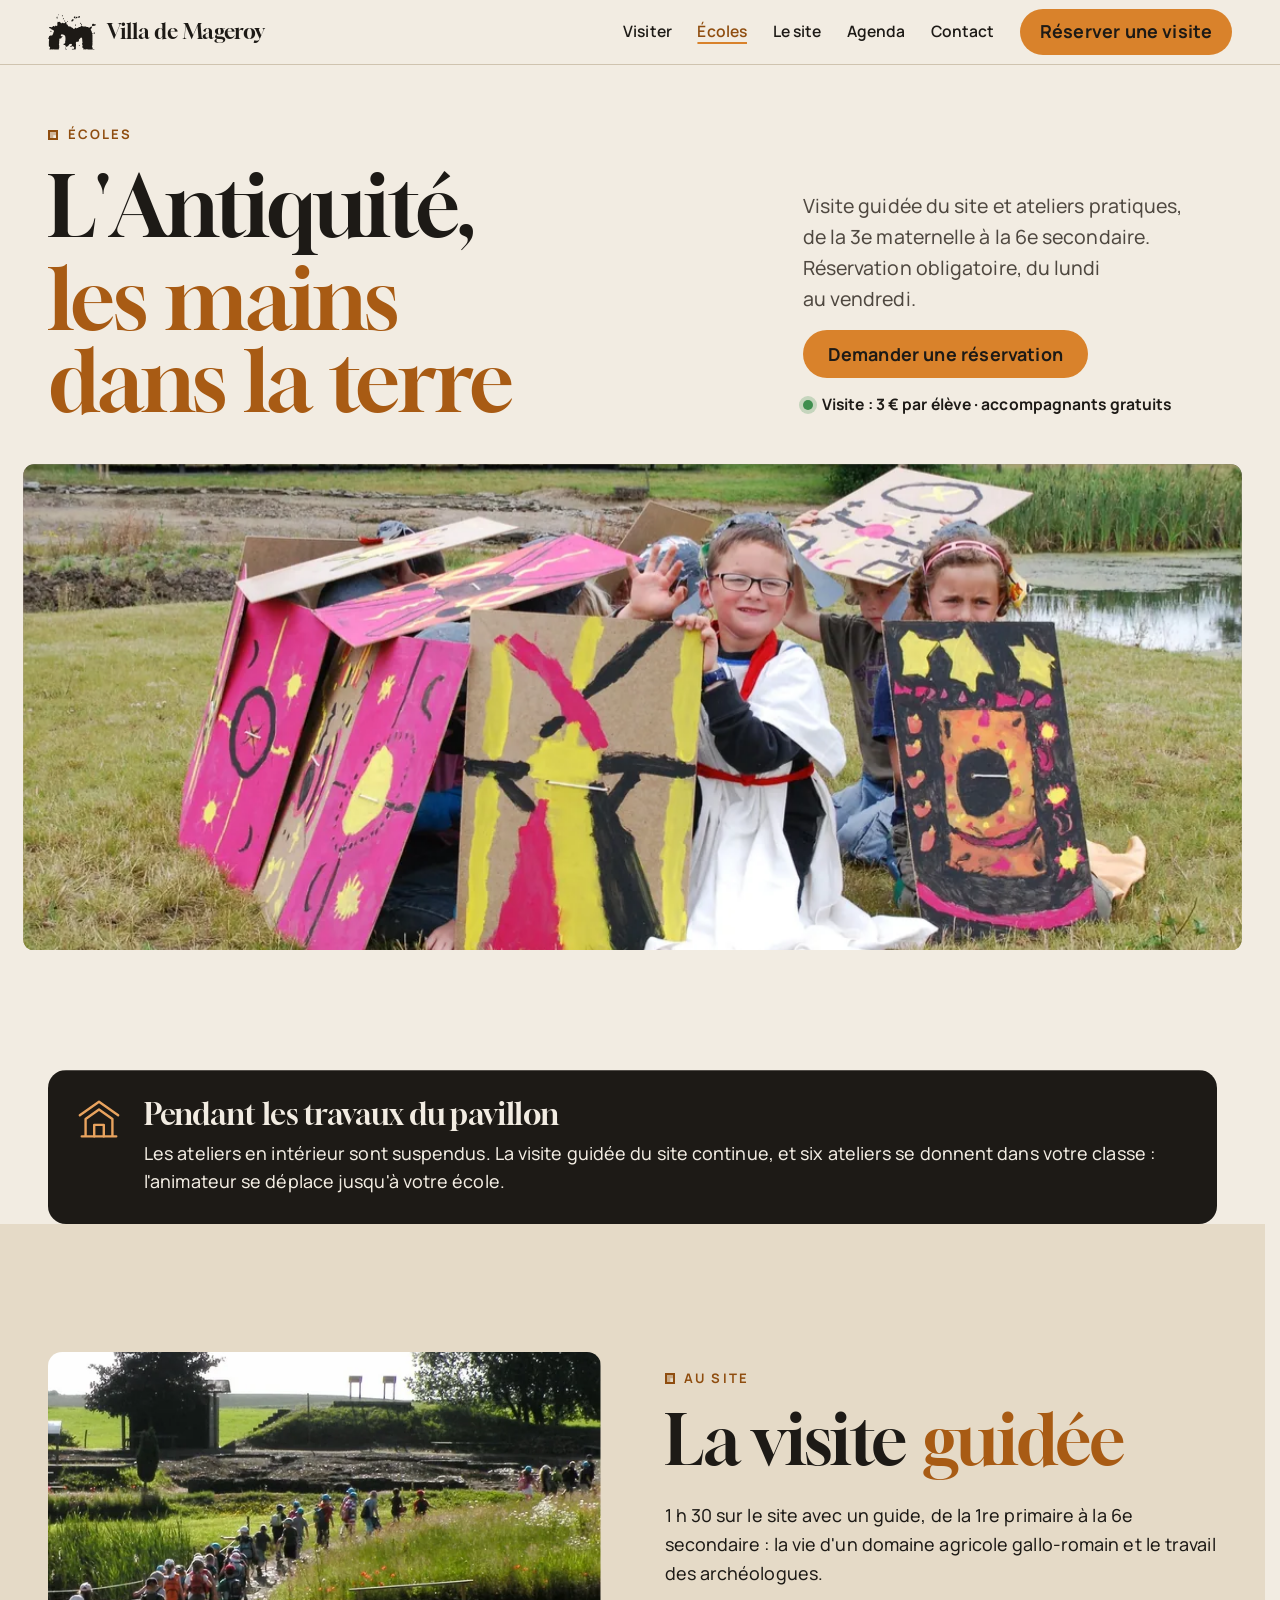
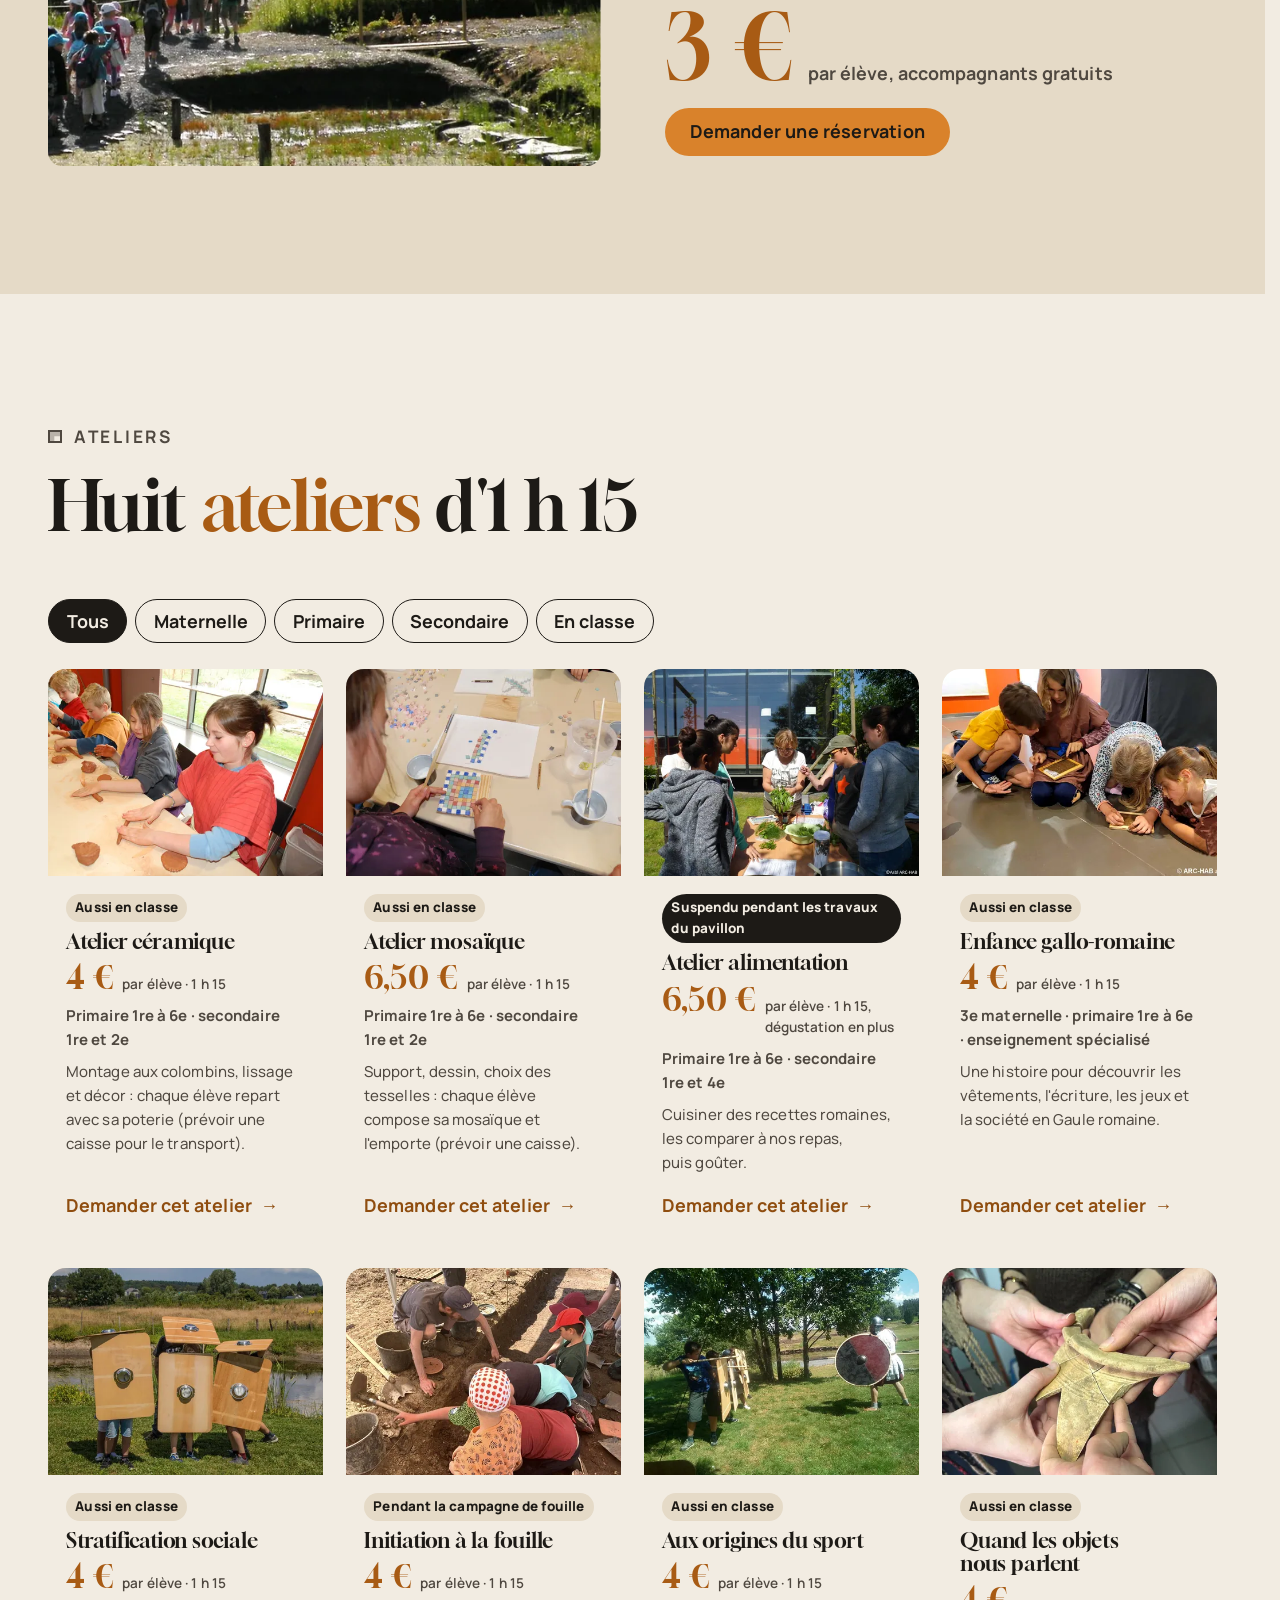
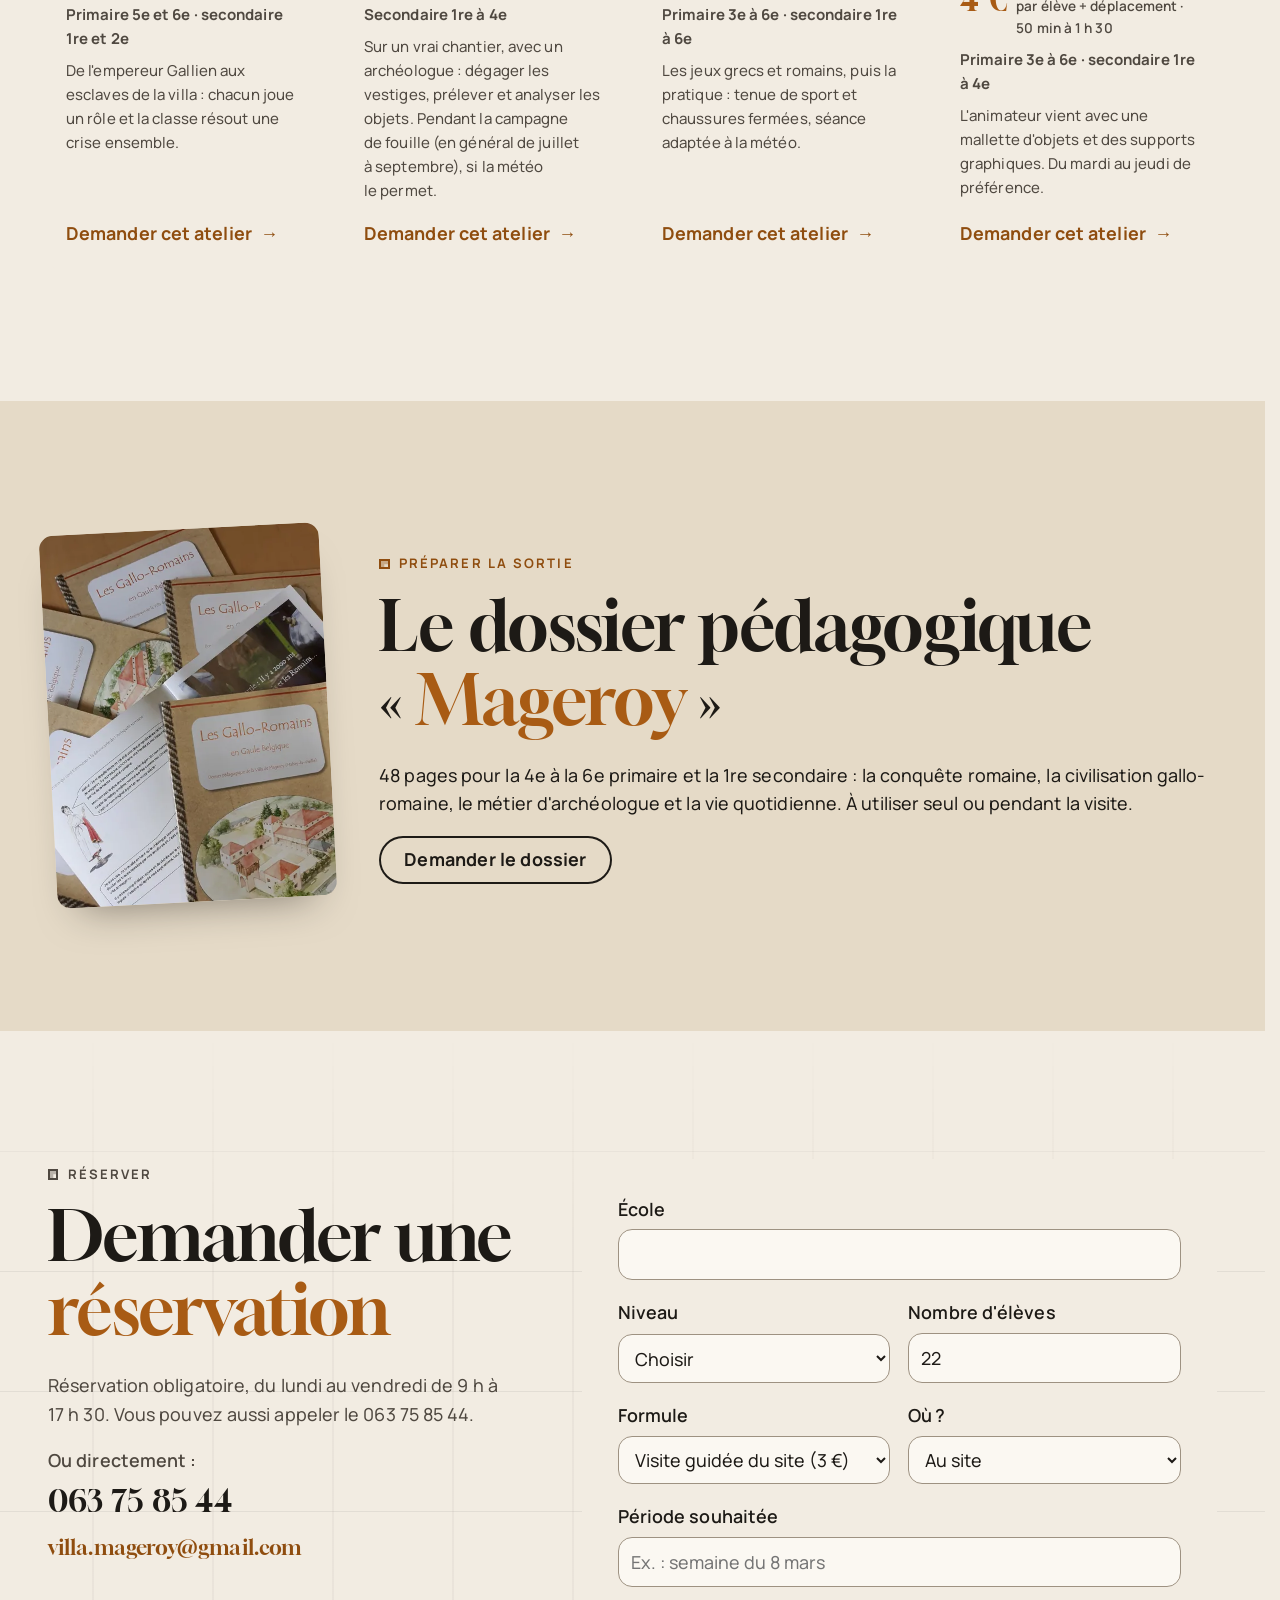
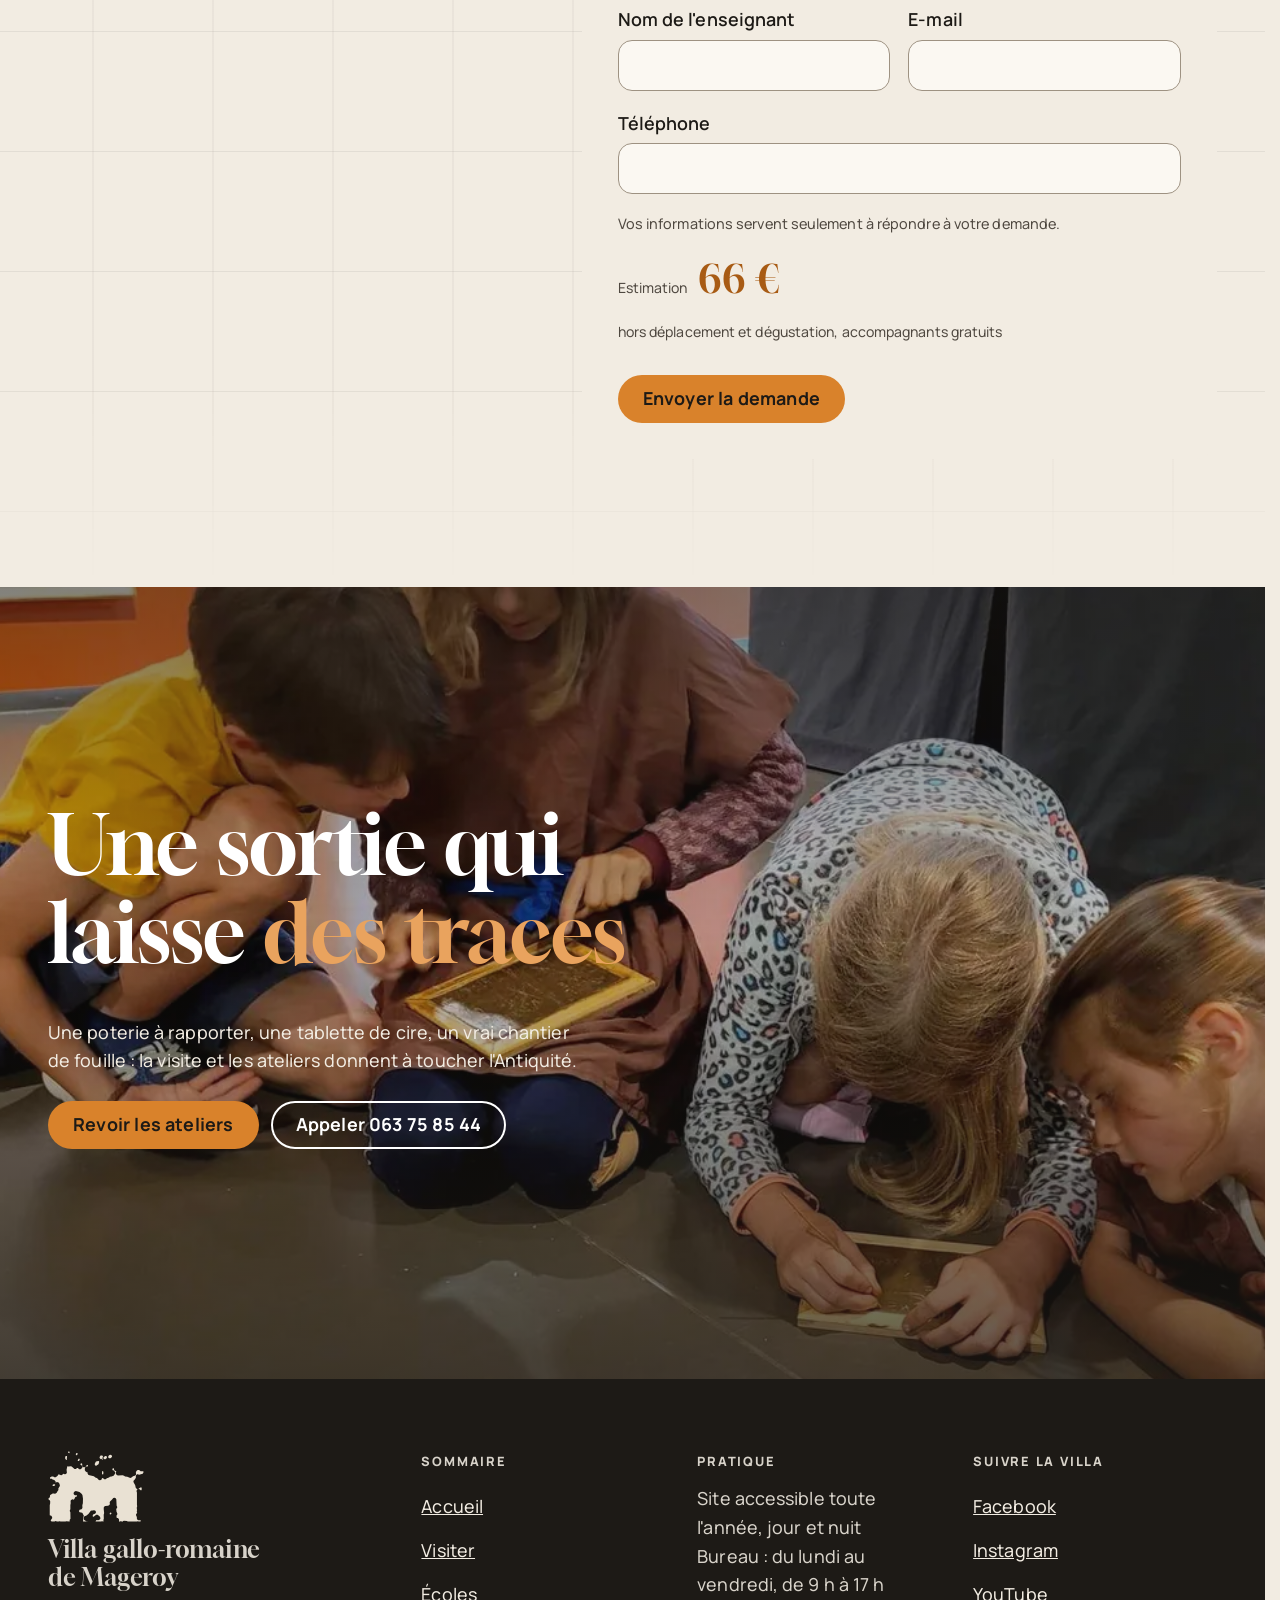
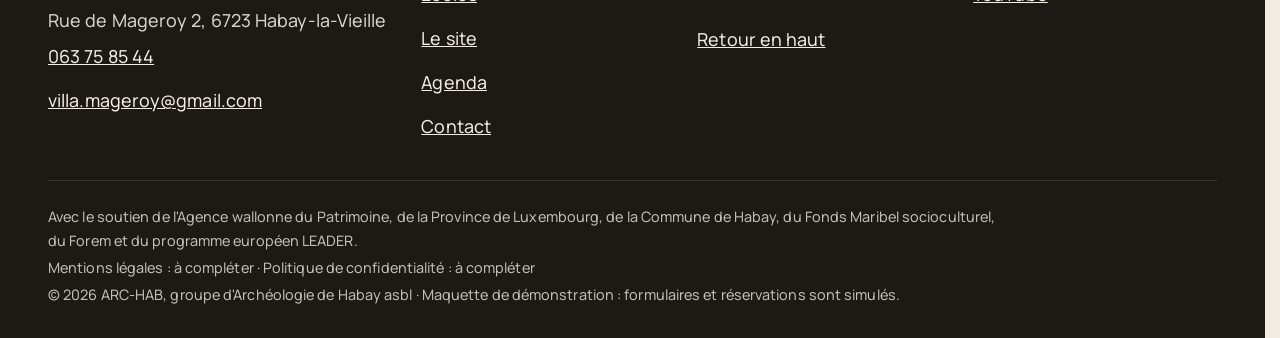
<file: ecoles.html>
<!doctype html>
<html lang="fr" data-v="2">
<head>
<meta charset="utf-8">
<meta name="viewport" content="width=device-width, initial-scale=1, viewport-fit=cover">
<title>Écoles : visites et ateliers gallo-romains à la villa de Mageroy</title>
<meta name="description" content="Visite guidée du site à 3 € par élève et huit ateliers d&#39;1 h 15, de la 3e maternelle au secondaire, au site ou en classe.">
<meta name="robots" content="noindex, nofollow">
<link rel="canonical" href="https://villa-mageroy-maquette.vercel.app/ecoles">
<style>:root{--fond:#F2ECE2;--texte:#1D1A16;--voile-fond:#1D1A16;--ouverture-fond:#1D1A16;--menu-fond:#F2ECE2}:root { --entete-h: 72px; --barres-h: 0px; } html { background: var(--fond); color: var(--texte); scrollbar-gutter: stable; } body { margin: 0; background: var(--fond); } html.js:not(.secours):not([data-arrivee="retour"]) [data-anime] { opacity: 0; } html.js:not(.secours):not([data-arrivee="retour"]) [data-anime].vu { opacity: 1; } [data-voile] { position: fixed; inset: 0; z-index: 900; background: var(--voile-fond); transform: translateY(100%); visibility: hidden; pointer-events: none; } html[data-arrivee="voile"]:not(.voile-leve):not(.secours) [data-voile] { transform: none; visibility: visible; } html.secours [data-voile] { visibility: hidden !important; } .ouverture-panneau { position: fixed; inset: 0; z-index: 850; display: none; place-content: center; justify-items: center; background: var(--ouverture-fond, var(--voile-fond)); color: var(--fond); text-align: center; } html.js[data-arrivee="intro"]:not(.secours):not(.intro-finie) .ouverture-panneau { display: grid; } html.defilement-bloque, html.defilement-bloque body, html.js[data-arrivee="intro"]:not(.secours):not(.intro-finie), html.js[data-arrivee="intro"]:not(.secours):not(.intro-finie) body, html[data-arrivee="voile"]:not(.voile-leve):not(.secours), html[data-arrivee="voile"]:not(.voile-leve):not(.secours) body { overflow: hidden; } html.js[data-arrivee="intro"]:not(.secours):not(.intro-finie) { background-color: var(--ouverture-fond, var(--voile-fond)); } html[data-arrivee="voile"]:not(.voile-leve):not(.secours) { background-color: var(--voile-fond); }</style>
<script>(function () {
var d = document.documentElement, ss = null, ls = null;
try { ss = window.sessionStorage; ls = window.localStorage; } catch (e) {}
d.classList.add('js');
var nav = performance.getEntriesByType ? performance.getEntriesByType('navigation')[0] : null;
var type = nav ? nav.type : 'navigate';
var depart = null;
try { depart = JSON.parse(ss.getItem('socle:depart') || 'null'); ss.removeItem('socle:depart'); } catch (e) {}
if (depart && !(Date.now() - depart.t < 15000)) depart = null;
var mode = type === 'back_forward' ? 'retour' : type === 'reload' ? 'intro' : depart ? 'voile' : 'intro';
d.setAttribute('data-arrivee', mode);
if (mode === 'voile' && depart.couleur) d.style.setProperty('--voile-fond', depart.couleur);
if (type === 'reload' && 'scrollRestoration' in history) {
history.scrollRestoration = 'manual';
}
try {
var choisie = ls && ls.getItem('socle:langue');
var langue = (d.lang || '').slice(0, 2);
if (choisie && choisie !== langue && type === 'navigate' && !depart) {
var alt = document.querySelector('link[rel="alternate"][hreflang="' + choisie + '"]');
if (alt) location.replace(new URL(alt.href).pathname + location.search + location.hash);
}
} catch (e) {}
setTimeout(function () { if (!d.classList.contains('demarre')) d.classList.add('secours'); }, 2000);
})();</script>
<link rel="preload" href="/assets/fonts/gloock-400.woff2" as="font" type="font/woff2" crossorigin>
<link rel="preload" href="/assets/fonts/manrope-variable.woff2" as="font" type="font/woff2" crossorigin>
<link rel="stylesheet" href="/assets/css/socle.css?v=2">
<link rel="stylesheet" href="/assets/css/site.css?v=2">
<link rel="modulepreload" href="/assets/js/site.js?v=2">
<link rel="modulepreload" href="/assets/js/socle/index.js?v=2">
<script src="/assets/vendor/gsap.min.js" defer></script>
<script src="/assets/vendor/ScrollTrigger.min.js" defer></script>
<script src="/assets/vendor/SplitText.min.js" defer></script>
<script type="module" src="/assets/js/site.js?v=2"></script>
<meta name="theme-color" content="#F2ECE2">
<link rel="icon" href="/assets/images/favicon.svg" type="image/svg+xml">
<link rel="apple-touch-icon" href="/assets/images/apple-touch-icon.png">
<meta property="og:type" content="website">
<meta property="og:site_name" content="Villa de Mageroy">
<meta property="og:locale" content="fr_FR">
<meta property="og:title" content="Écoles : visites et ateliers gallo-romains à la villa de Mageroy">
<meta property="og:description" content="Visite guidée du site à 3 € par élève et huit ateliers d&#39;1 h 15, de la 3e maternelle au secondaire, au site ou en classe.">
<meta property="og:url" content="https://villa-mageroy-maquette.vercel.app/ecoles">
<meta property="og:image" content="https://villa-mageroy-maquette.vercel.app/assets/partage/ecoles-fr.jpg">
<meta property="og:image:width" content="1200">
<meta property="og:image:height" content="630">
<meta property="og:image:alt" content="Des enfants déguisés en légionnaires sur le site">
<meta name="twitter:card" content="summary_large_image">
<script type="application/ld+json">{"@context":"https://schema.org","@type":"TouristAttraction","name":"Villa gallo-romaine de Mageroy","description":"Site archéologique d'un domaine agricole gallo-romain occupé du Ier au IVe siècle, fouillé par l'asbl ARC-HAB. Accès libre toute l'année.","isAccessibleForFree":true,"publicAccess":true,"openingHours":"Mo-Su 00:00-23:59","address":{"@type":"PostalAddress","streetAddress":"Rue de Mageroy 2","postalCode":"6723","addressLocality":"Habay-la-Vieille","addressCountry":"BE"},"geo":{"@type":"GeoCoordinates","latitude":49.715932,"longitude":5.615396},"telephone":"+32 63 75 85 44","email":"villa.mageroy@gmail.com","sameAs":["https://www.facebook.com/villagalloromainedemageroy/","https://instagram.com/villamageroy","https://www.youtube.com/@villademageroyahabaylaviei9904"],"organizer":{"@type":"NGO","name":"ARC-HAB, groupe d'Archéologie de Habay asbl","address":{"@type":"PostalAddress","streetAddress":"Rue d'Hoffschmidt 13","postalCode":"6720","addressLocality":"Habay-la-Neuve","addressCountry":"BE"}}}</script>
</head>
<body id="haut">
<div data-voile data-forme="carroyage" aria-hidden="true"><div class="voile-carres" aria-hidden="true"></div><div class="voile-contenu"><img src="/assets/images/logo-clair.svg" alt="" width="76" height="56"><span data-voile-libelle>Écoles</span></div></div>
<div class="ouverture-panneau" data-ouverture aria-hidden="true">
  <svg class="intro-m" viewBox="0 0 884 655" aria-hidden="true" data-ouverture-objet><path class="intro-m-corps" d="M834 647 L836 650 L852 650 L855 642 L850 640 L838 641ZM839 646 L842 644 L850 645 L848 647ZM446 636 L440 648 L442 650 L456 649 L457 639ZM446 646 L449 641 L452 641 L454 643 L452 646 L448 647ZM710 614 L697 624 L697 633 L702 638 L709 640 L715 638 L718 634 L717 620 L719 618ZM74 617 L86 618 L93 623 L97 621 L86 611 L83 611ZM747 596 L740 600 L732 608 L727 623 L731 631 L739 630 L750 636 L757 636 L770 629 L770 624 L764 618 L758 619 L755 616 L755 612 L758 607 L757 599 L755 596ZM786 587 L783 588 L767 606 L768 610 L772 611 L777 617 L780 628 L780 638 L784 644 L790 640 L792 623 L795 618 L796 601ZM702 588 L702 596 L706 600 L713 599 L724 604 L723 598 L711 587 L705 586ZM776 564 L773 565 L775 572 L774 581 L770 590 L764 594 L764 596 L778 581 L784 579 L789 580 L783 570ZM130 514 L130 524 L134 529 L153 531 L163 537 L179 537 L172 531 L172 528 L176 523 L158 524 L137 518 L131 513ZM409 487 L401 493 L401 515 L412 528 L416 536 L421 521 L420 509 L422 501 L426 496 L430 495 L428 492ZM135 489 L121 497 L117 496 L109 487 L102 488 L94 495 L77 494 L76 496 L80 497 L93 495 L101 499 L106 497 L126 498ZM100 444 L100 446 L120 448 L155 476 L172 466 L179 456 L179 454 L172 448 L160 442 L154 442 L133 451 L127 450 L123 444 L103 440ZM267 410 L265 408 L254 409 L251 413 L251 421 L256 422 L267 419ZM255 416 L258 412 L262 412 L264 414 L263 416 L260 417ZM853 336 L844 341 L837 348 L837 351 L844 354 L853 362 L858 363 L862 360 L863 339 L860 336ZM854 340 L858 340 L860 343 L859 356 L857 358 L844 349 L848 344ZM280 205 L272 205 L264 209 L258 215 L255 231 L259 239 L262 239 L267 233 L271 232 L282 217 L282 208ZM838 183 L834 182 L822 189 L817 198 L817 203 L819 205 L826 206 L831 202 L839 190ZM617 182 L613 188 L619 198 L624 198 L629 188 L625 184 L620 184ZM809 198 L812 213 L817 215 L833 213 L834 216 L839 218 L851 215 L854 212 L866 212 L872 209 L878 202 L879 189 L873 185 L863 187 L857 186 L850 193 L848 193 L848 183 L839 175 L831 175 L822 179 L815 185ZM876 193 L875 198 L872 201 L871 200 L873 196 L872 193 L868 193 L860 197 L859 204 L867 206 L862 209 L850 209 L849 211 L840 214 L837 212 L837 209 L844 203 L850 204 L850 198 L854 196 L859 190 L872 189ZM844 186 L844 196 L845 197 L835 210 L827 211 L816 210 L814 208 L813 199 L818 189 L823 184 L831 179 L835 178ZM271 165 L266 173 L266 177 L269 181 L271 190 L274 191 L281 184 L281 179 L278 171 L273 165ZM604 158 L600 158 L593 163 L592 171 L596 177 L602 178 L609 173 L608 161ZM603 163 L605 165 L605 170 L600 174 L596 170 L596 167 L600 163ZM332 159 L326 159 L298 181 L290 191 L290 199 L297 203 L302 201 L316 185 L326 179 L331 173 L333 167ZM18 244 L18 254 L21 257 L36 257 L44 251 L48 254 L43 255 L42 262 L45 265 L55 267 L57 259 L65 262 L59 266 L59 270 L69 279 L75 278 L78 288 L87 287 L97 290 L102 295 L109 314 L109 324 L95 346 L96 360 L100 369 L98 370 L91 368 L86 373 L79 387 L79 395 L81 398 L78 400 L67 401 L60 393 L54 391 L46 392 L37 396 L19 408 L17 434 L16 435 L12 432 L4 438 L4 445 L12 451 L16 448 L18 449 L18 459 L20 462 L20 483 L16 501 L16 516 L18 521 L16 526 L16 592 L30 598 L38 609 L38 621 L25 639 L26 644 L33 650 L60 650 L62 648 L53 643 L64 639 L81 640 L80 649 L82 650 L99 649 L99 640 L115 640 L115 649 L117 650 L161 650 L168 648 L176 650 L198 650 L200 648 L199 637 L207 624 L207 573 L206 565 L203 559 L194 552 L194 544 L203 543 L206 538 L207 511 L205 503 L209 483 L208 460 L210 457 L210 442 L213 440 L223 439 L225 446 L237 449 L244 441 L249 430 L249 427 L242 423 L247 416 L239 414 L232 408 L229 402 L230 396 L244 375 L244 365 L258 371 L290 378 L309 394 L317 407 L322 439 L321 482 L316 500 L316 527 L322 537 L316 544 L307 538 L291 543 L287 548 L286 557 L288 562 L296 566 L308 567 L315 560 L321 562 L320 577 L322 583 L326 587 L336 588 L337 592 L329 596 L329 601 L324 611 L323 650 L370 650 L365 648 L352 648 L340 641 L337 641 L332 646 L330 637 L331 632 L329 629 L329 612 L337 601 L355 594 L381 572 L388 558 L392 554 L391 543 L406 542 L407 548 L412 550 L420 547 L425 539 L427 540 L428 547 L435 551 L444 547 L448 553 L448 559 L441 564 L441 569 L433 580 L418 584 L416 586 L410 600 L416 606 L420 606 L426 600 L445 589 L453 581 L461 582 L460 591 L478 606 L482 618 L489 620 L489 631 L482 641 L474 636 L460 639 L459 649 L488 650 L490 648 L483 642 L495 640 L496 643 L502 648 L512 650 L510 645 L510 637 L514 626 L513 587 L517 571 L515 565 L516 556 L513 533 L511 532 L513 531 L516 511 L526 507 L538 505 L553 505 L562 501 L570 491 L568 472 L571 466 L590 448 L596 439 L604 433 L607 424 L618 424 L625 426 L626 440 L629 445 L632 504 L635 511 L644 517 L643 521 L637 522 L634 529 L628 536 L632 564 L638 578 L645 583 L644 587 L637 588 L632 594 L631 609 L634 617 L643 618 L654 614 L658 618 L661 624 L661 630 L654 634 L655 650 L662 649 L662 642 L666 640 L676 644 L678 649 L686 650 L688 648 L688 638 L696 645 L722 644 L726 639 L735 639 L736 640 L732 647 L734 650 L757 650 L759 648 L753 648 L752 645 L764 642 L765 649 L768 650 L820 649 L814 638 L814 631 L819 626 L818 609 L812 594 L804 593 L804 578 L814 579 L820 572 L818 553 L821 539 L817 532 L818 517 L821 512 L821 505 L819 501 L819 384 L816 375 L817 356 L815 348 L808 338 L806 324 L796 299 L790 291 L786 280 L780 275 L790 272 L799 264 L809 246 L808 229 L802 227 L783 233 L768 245 L766 254 L764 255 L756 247 L752 247 L730 237 L710 235 L700 228 L687 224 L676 223 L644 225 L629 221 L629 216 L624 203 L619 203 L611 221 L604 228 L585 235 L570 237 L562 244 L546 250 L535 258 L528 260 L520 268 L509 266 L507 264 L511 262 L512 256 L508 251 L501 249 L496 253 L494 259 L495 264 L501 266 L500 269 L491 276 L479 277 L473 269 L468 267 L451 250 L440 247 L433 240 L422 233 L388 224 L377 223 L369 218 L361 217 L358 211 L365 208 L364 196 L358 195 L348 188 L340 188 L336 191 L333 186 L339 177 L339 163 L342 154 L339 150 L333 151 L322 149 L315 154 L308 163 L300 168 L297 168 L290 174 L287 168 L274 157 L268 157 L259 164 L255 174 L245 174 L241 164 L223 145 L218 142 L210 141 L190 144 L185 143 L178 146 L174 154 L171 181 L174 199 L181 205 L181 208 L173 219 L161 222 L158 216 L139 210 L132 219 L132 222 L136 226 L135 229 L115 231 L111 221 L103 217 L94 217 L90 226 L96 231 L85 232 L76 239 L77 249 L51 249 L50 248 L54 244 L54 240 L48 235 L34 236ZM480 646 L472 647 L469 645 L468 647 L465 647 L463 643 L473 640ZM658 637 L663 635 L665 632 L675 633 L684 638 L684 645 L682 646 L680 641 L671 637 L661 638ZM82 602 L87 602 L99 610 L103 614 L106 621 L106 625 L97 632 L97 635 L95 637 L94 646 L85 645 L85 640 L88 637 L88 630 L84 626 L69 626 L66 623 L65 614 L76 605ZM40 600 L43 602 L46 608 L46 621 L60 629 L61 635 L59 637 L53 636 L47 633 L45 630 L39 629 L41 625 L41 605 L39 602ZM169 596 L176 596 L181 600 L181 610 L178 613 L174 614 L170 613 L165 606 L165 601ZM165 574 L172 574 L178 580 L178 585 L172 594 L168 594 L164 592 L156 585 L157 581ZM493 560 L498 569 L504 575 L504 577 L500 586 L496 590 L495 606 L493 613 L490 616 L487 616 L485 614 L485 611 L481 602 L476 597 L477 596 L482 597 L487 604 L488 588 L494 579 L489 570 L487 576 L484 579 L476 583 L473 586 L468 586 L467 591 L464 588 L465 582 L471 576 L478 573 L486 561ZM460 562 L461 571 L455 578 L449 578 L441 586 L435 589 L434 588 L428 591 L427 588 L424 587 L437 583 L441 579 L444 573 L444 568 L450 564 L452 560 L458 560ZM115 560 L123 561 L129 569 L135 563 L139 563 L147 568 L146 577 L136 582 L138 585 L145 588 L145 594 L143 598 L141 599 L138 598 L133 593 L131 588 L126 587 L119 594 L119 601 L124 602 L128 606 L132 614 L134 614 L136 617 L136 630 L131 637 L132 644 L139 642 L146 642 L151 640 L146 619 L148 613 L152 611 L156 613 L162 613 L168 618 L181 618 L184 620 L186 625 L190 629 L197 628 L198 630 L196 633 L196 645 L194 647 L193 640 L185 640 L184 646 L164 645 L163 646 L133 646 L131 647 L119 645 L119 640 L121 637 L121 633 L124 625 L122 621 L114 615 L110 606 L102 600 L102 592 L105 589 L115 587 L115 584 L110 577 L110 567ZM84 557 L89 557 L94 560 L94 567 L90 572 L85 572 L80 567 L80 562ZM737 547 L742 547 L747 551 L751 558 L751 563 L749 565 L739 564 L733 560 L733 552ZM816 544 L815 549 L816 569 L811 574 L801 574 L800 580 L794 583 L801 593 L801 597 L808 597 L811 602 L804 603 L804 611 L807 614 L806 618 L812 620 L813 619 L812 614 L814 612 L815 613 L816 622 L811 627 L811 642 L813 645 L812 646 L801 646 L800 645 L805 641 L806 629 L802 627 L800 628 L799 631 L800 636 L799 644 L801 646 L800 647 L769 646 L768 641 L772 638 L769 640 L760 639 L756 641 L749 641 L748 647 L738 647 L737 646 L739 642 L743 641 L739 639 L739 636 L722 636 L718 641 L711 642 L698 641 L692 635 L689 634 L689 621 L692 616 L691 612 L682 610 L677 611 L675 608 L677 596 L668 598 L665 601 L663 607 L658 611 L648 611 L642 614 L638 614 L634 605 L635 598 L641 591 L648 590 L649 588 L652 589 L648 583 L648 579 L641 574 L642 570 L652 575 L657 580 L658 584 L665 590 L669 586 L676 586 L676 575 L679 570 L683 566 L693 562 L698 562 L707 565 L717 571 L724 579 L729 581 L733 572 L747 574 L750 576 L752 583 L756 587 L758 586 L761 587 L767 576 L765 570 L765 562 L770 556 L779 555 L789 564 L794 572 L798 567 L807 566 L812 570 L811 566 L812 551 L815 543ZM633 543 L636 544 L637 555 L635 558 L632 546ZM302 543 L307 543 L317 549 L316 556 L311 557 L306 563 L299 562 L306 557 L309 551 L303 547 L303 545 L301 544ZM88 537 L91 534 L97 534 L103 540 L103 545 L97 548 L92 547 L89 543ZM447 534 L448 539 L444 544 L439 544 L436 546 L432 544 L430 541 L430 539 L433 536 L439 533ZM36 532 L38 532 L43 536 L43 541 L40 544 L35 544 L30 539 L30 537ZM781 531 L785 531 L788 535 L789 543 L785 547 L780 546 L776 538 L777 534ZM483 531 L483 537 L479 542 L476 542 L472 539 L468 539 L465 542 L462 550 L459 550 L452 543 L451 538 L455 532 L463 525 L472 525ZM99 523 L101 521 L110 522 L117 532 L117 537 L114 539 L108 539 L102 535 L98 529ZM453 504 L456 506 L456 511 L447 530 L445 531 L433 516 L440 506 L445 504ZM547 499 L550 501 L549 502 L534 502 L513 507 L510 527 L508 528 L507 531 L498 532 L507 534 L510 537 L512 552 L513 574 L510 583 L511 622 L507 633 L507 644 L506 645 L499 639 L505 634 L508 624 L508 608 L506 597 L507 585 L510 576 L510 569 L508 563 L509 559 L508 542 L501 542 L493 539 L488 535 L487 531 L488 528 L494 523 L508 523 L508 502 L509 501 L528 501 L536 499ZM42 495 L48 496 L61 503 L61 506 L55 511 L56 514 L66 517 L79 514 L91 514 L93 518 L92 523 L90 525 L85 526 L87 529 L86 536 L81 539 L75 546 L72 546 L69 543 L68 528 L67 526 L63 524 L57 543 L54 546 L51 546 L49 544 L47 533 L40 521 L36 517 L36 506ZM407 479 L414 479 L431 484 L435 487 L439 494 L438 500 L435 503 L430 504 L428 512 L429 523 L426 535 L421 536 L417 543 L412 545 L410 544 L410 539 L407 537 L404 531 L395 523 L393 518 L394 509 L392 502 L393 499 L392 491 L399 483ZM57 467 L62 466 L65 467 L69 471 L66 479 L60 480 L52 475ZM753 461 L759 463 L763 468 L763 473 L760 477 L751 476 L748 473 L748 465ZM567 461 L568 463 L565 468 L565 485 L563 486 L561 483 L560 477 L561 468ZM762 460 L768 455 L774 456 L778 460 L779 465 L778 470 L773 472 L766 471 L761 464ZM75 451 L81 452 L85 456 L85 468 L82 472 L78 472 L75 470 L71 463 L71 456 L72 453ZM43 443 L51 441 L55 445 L56 452 L52 457 L48 457 L42 453ZM8 441 L12 438 L16 438 L18 440 L18 444 L11 445ZM91 442 L93 437 L100 431 L108 431 L126 435 L131 437 L133 439 L133 442 L150 434 L159 433 L171 437 L179 442 L184 447 L186 446 L190 451 L185 463 L174 475 L171 476 L164 482 L155 485 L145 480 L117 456 L93 454 L91 451ZM238 425 L244 430 L239 440 L235 444 L231 444 L227 440 L227 435 L235 426ZM227 409 L236 418 L230 422 L224 429 L222 429 L219 425 L219 418 L221 413 L225 409ZM574 348 L584 345 L590 349 L593 355 L592 359 L593 370 L597 371 L602 376 L604 376 L607 380 L622 391 L626 396 L629 402 L629 405 L635 416 L637 467 L638 468 L640 503 L658 514 L668 524 L671 525 L677 531 L682 540 L688 537 L695 537 L703 540 L709 540 L716 547 L717 550 L715 552 L710 553 L698 544 L688 545 L682 551 L674 551 L667 547 L663 543 L662 539 L654 533 L644 531 L641 534 L637 533 L642 524 L652 524 L660 527 L655 522 L647 517 L647 513 L638 507 L635 500 L632 441 L629 436 L628 422 L625 421 L625 417 L621 410 L619 403 L614 396 L607 392 L592 379 L584 375 L572 375 L564 378 L572 384 L579 397 L584 397 L581 393 L581 386 L589 384 L593 386 L592 388 L593 393 L588 396 L603 397 L606 400 L606 407 L600 412 L604 420 L601 429 L593 435 L591 432 L595 429 L595 423 L591 417 L589 410 L591 405 L587 405 L583 407 L575 406 L570 401 L566 392 L556 384 L553 378 L555 373 L571 365 L571 352ZM752 340 L755 338 L763 339 L768 344 L769 350 L766 353 L762 354 L753 352 L750 348ZM443 335 L449 335 L453 340 L453 347 L448 352 L443 352 L439 349 L439 339ZM231 329 L235 332 L237 336 L238 346 L244 355 L258 359 L272 367 L288 369 L297 373 L300 377 L304 379 L305 381 L307 381 L317 391 L324 401 L328 421 L328 431 L330 443 L328 484 L323 505 L325 523 L331 531 L340 521 L344 520 L348 525 L348 529 L345 536 L338 543 L331 546 L331 569 L329 579 L335 576 L342 551 L346 548 L355 546 L356 532 L359 529 L362 529 L369 534 L368 549 L374 555 L378 553 L384 544 L387 546 L388 551 L385 554 L379 565 L373 564 L368 561 L361 553 L349 556 L342 581 L339 584 L330 584 L325 579 L324 575 L325 559 L323 558 L323 544 L326 539 L325 531 L320 525 L320 509 L319 508 L320 498 L324 486 L325 435 L320 403 L312 390 L294 375 L290 373 L262 368 L258 365 L249 362 L240 362 L241 371 L237 375 L233 385 L227 392 L226 401 L220 409 L213 423 L210 436 L207 438 L207 453 L205 456 L206 479 L202 499 L203 534 L199 540 L190 541 L186 540 L191 550 L191 556 L200 563 L203 569 L204 614 L202 615 L200 610 L191 610 L187 606 L190 597 L201 596 L200 569 L185 557 L180 546 L161 545 L151 539 L126 535 L122 526 L123 508 L121 505 L108 505 L103 508 L99 508 L94 504 L75 505 L70 503 L67 500 L67 495 L75 484 L78 484 L83 487 L91 487 L92 486 L89 484 L90 479 L98 481 L110 478 L113 479 L120 487 L132 481 L138 481 L150 488 L147 492 L141 495 L133 502 L140 510 L160 516 L174 514 L179 515 L186 520 L186 524 L182 529 L190 533 L200 535 L201 514 L199 511 L193 508 L188 503 L188 499 L190 497 L199 496 L202 490 L201 436 L202 426 L204 423 L205 417 L210 406 L235 374 L233 367 L228 366 L220 357 L220 351 L224 345 L223 338 L224 334 L228 329ZM497 321 L505 322 L509 329 L508 333 L502 339 L498 339 L491 330 L491 325ZM682 325 L685 321 L691 320 L697 324 L698 329 L691 334 L687 334 L683 331ZM652 317 L655 319 L657 323 L656 333 L650 341 L642 341 L637 337 L636 330 L644 319 L648 317ZM639 307 L642 313 L628 328 L623 328 L618 322 L618 317 L620 313 L626 307 L629 306ZM732 303 L740 303 L743 306 L744 313 L741 318 L734 319 L729 314 L728 307ZM157 281 L164 287 L166 293 L166 309 L164 313 L158 319 L151 320 L144 317 L140 313 L138 307 L138 297 L144 285 L152 281ZM626 279 L631 279 L636 283 L636 285 L632 290 L626 291 L623 288 L622 283ZM737 278 L741 275 L749 274 L753 277 L755 280 L755 283 L750 288 L741 288 L736 283ZM610 271 L617 272 L619 275 L618 282 L615 285 L611 285 L606 282 L606 275ZM686 277 L688 274 L695 270 L699 269 L709 270 L714 275 L715 282 L712 286 L708 288 L690 288 L686 284ZM564 269 L575 269 L578 273 L578 282 L572 288 L567 289 L562 285 L561 272ZM252 265 L256 265 L261 271 L260 276 L256 280 L252 280 L247 276 L247 271ZM64 268 L68 266 L69 263 L76 263 L81 268 L81 272 L78 275 L72 275ZM652 261 L654 260 L660 261 L663 268 L667 269 L670 272 L671 279 L667 284 L660 285 L655 281 L654 275 L649 266ZM119 263 L124 259 L128 258 L133 259 L138 263 L147 260 L153 264 L153 268 L138 277 L134 277 L129 270 L126 271 L120 270ZM52 256 L53 261 L49 262 L46 259 L51 258ZM502 254 L504 254 L507 259 L504 260 L503 262 L500 262 L499 257ZM677 254 L680 253 L684 254 L693 262 L693 267 L690 271 L683 272 L675 266 L674 258ZM49 242 L46 248 L40 248 L34 253 L23 253 L21 250 L21 248 L26 244 L38 239 L46 239ZM186 232 L191 233 L194 237 L193 243 L190 246 L185 245 L183 242 L183 236ZM337 195 L344 191 L350 196 L360 199 L361 205 L357 207 L353 204 L345 205 L341 204 L337 200ZM21 414 L28 407 L50 395 L56 396 L63 404 L67 405 L69 413 L74 414 L86 402 L82 391 L89 377 L93 373 L102 373 L105 376 L110 378 L103 370 L103 364 L99 356 L99 348 L112 328 L112 310 L108 297 L105 291 L101 287 L97 285 L80 283 L79 280 L80 277 L87 275 L95 276 L98 271 L97 259 L92 255 L85 252 L81 248 L80 242 L89 235 L99 235 L100 233 L99 226 L96 224 L98 220 L104 222 L110 227 L111 234 L137 233 L139 232 L138 219 L141 215 L154 219 L156 221 L156 224 L161 226 L159 230 L153 233 L168 233 L176 225 L176 223 L181 218 L184 210 L186 209 L184 206 L184 201 L177 195 L177 188 L174 177 L176 172 L177 158 L182 149 L187 147 L194 147 L201 145 L214 145 L219 148 L231 161 L230 163 L215 149 L197 150 L182 156 L179 171 L179 183 L181 192 L198 208 L215 207 L223 203 L233 195 L236 188 L237 179 L231 167 L232 163 L238 168 L241 177 L245 178 L245 187 L243 195 L235 205 L238 208 L238 214 L234 219 L226 219 L224 217 L225 211 L217 215 L201 217 L197 216 L198 222 L207 222 L215 224 L230 244 L234 246 L241 253 L251 243 L247 236 L247 222 L249 214 L257 203 L266 199 L264 196 L262 187 L257 179 L259 177 L262 168 L270 161 L272 161 L284 172 L285 176 L289 178 L294 177 L301 171 L308 169 L323 154 L325 153 L336 154 L337 155 L336 173 L330 181 L330 186 L320 193 L303 211 L298 212 L290 209 L291 219 L283 230 L290 230 L308 222 L314 223 L344 222 L346 217 L349 214 L354 214 L357 220 L365 221 L373 226 L384 227 L418 236 L421 239 L429 243 L436 250 L447 253 L464 270 L469 272 L475 280 L480 280 L493 300 L505 288 L516 285 L520 280 L521 273 L532 263 L539 261 L550 253 L558 251 L566 247 L574 240 L589 238 L608 231 L614 225 L621 210 L625 218 L625 224 L640 228 L683 227 L696 231 L706 238 L726 240 L748 250 L752 250 L760 258 L766 259 L769 258 L771 249 L781 240 L791 234 L804 232 L806 234 L806 242 L802 248 L801 247 L803 241 L801 237 L795 237 L788 239 L779 246 L775 261 L780 265 L787 263 L790 264 L786 269 L777 271 L777 279 L783 284 L787 295 L793 303 L803 328 L805 342 L813 355 L813 379 L816 388 L816 505 L817 506 L817 510 L815 513 L814 536 L817 543 L816 544 L807 537 L807 530 L811 524 L810 516 L815 509 L813 503 L812 385 L807 372 L807 354 L801 340 L799 324 L795 317 L791 305 L780 291 L779 288 L771 281 L764 272 L760 265 L745 251 L728 244 L708 244 L700 253 L696 253 L691 249 L689 245 L689 234 L690 233 L683 231 L668 232 L670 237 L676 243 L676 246 L672 249 L665 250 L660 249 L655 244 L655 234 L656 233 L654 231 L646 232 L650 239 L650 245 L640 254 L637 254 L630 246 L629 236 L632 232 L631 231 L627 231 L623 236 L618 238 L614 238 L609 234 L592 241 L576 244 L569 250 L553 257 L547 258 L531 272 L527 286 L520 293 L511 295 L506 298 L497 309 L490 309 L487 307 L472 283 L448 257 L444 257 L437 254 L417 239 L363 227 L359 227 L357 232 L346 232 L342 230 L341 231 L307 231 L299 236 L290 239 L283 239 L282 244 L278 251 L271 253 L261 253 L256 251 L251 255 L247 261 L235 260 L230 254 L224 250 L210 232 L203 230 L198 231 L191 229 L186 232 L183 231 L174 240 L170 242 L167 241 L118 241 L117 242 L115 241 L92 241 L87 242 L90 245 L100 250 L104 254 L107 265 L106 276 L110 278 L115 278 L120 281 L119 289 L116 292 L109 293 L112 298 L117 314 L118 325 L104 347 L104 351 L109 363 L119 375 L119 382 L114 386 L106 386 L100 384 L96 380 L93 379 L89 389 L96 397 L96 404 L89 414 L78 423 L68 424 L60 418 L61 416 L57 405 L52 400 L49 400 L32 409 L27 414 L28 470 L27 471 L27 485 L23 503 L23 512 L30 515 L32 523 L27 529 L23 530 L23 588 L33 591 L36 594 L35 596 L28 592 L22 591 L19 588 L19 530 L21 523 L23 521 L21 520 L19 512 L19 505 L23 487 L23 458 L21 455 L21 445 L18 442 L18 439 L20 438ZM367 131 L363 128 L359 128 L353 135 L350 142 L351 145 L365 143 L369 137ZM362 133 L364 137 L361 140 L357 140 L356 139 L357 137ZM303 114 L299 121 L299 128 L310 133 L314 133 L315 121 L313 116ZM307 118 L311 122 L312 125 L311 128 L303 125Z" fill-rule="evenodd"/><g class="intro-m-pierres"><path class="pierre" d="M469 94 L467 93 L450 94 L444 96 L440 100 L431 117 L431 126 L432 130 L435 133 L444 135 L448 134 L457 127 L460 126 L466 120 L468 116 L468 110 L471 104 L471 97Z" style="--px:452;--py:114"/><path class="pierre" d="M582 37 L573 34 L567 36 L560 42 L554 54 L555 59 L560 65 L564 67 L574 67 L579 64 L586 57 L590 51 L589 44Z" style="--px:572;--py:51"/><path class="pierre" d="M485 42 L479 48 L475 58 L475 62 L477 66 L487 75 L491 75 L495 72 L497 72 L498 77 L500 79 L504 80 L509 73 L507 71 L503 70 L499 71 L498 68 L505 57 L506 53 L505 47 L498 41Z" style="--px:492;--py:61"/><path class="pierre" d="M537 47 L529 45 L517 52 L512 57 L511 60 L512 70 L521 75 L528 75 L537 70 L540 67 L543 59 L542 52Z" style="--px:528;--py:60"/><path class="pierre" d="M168 46 L164 47 L160 51 L158 61 L158 70 L167 82 L171 82 L174 79 L173 77 L173 70 L175 64 L174 54 L176 49 L174 47Z" style="--px:168;--py:64"/><path class="pierre" d="M502 185 L498 189 L497 210 L500 214 L504 216 L508 216 L508 212 L510 207 L510 192 L505 186Z" style="--px:504;--py:201"/><path class="pierre" d="M66 311 L61 307 L51 306 L44 311 L42 316 L42 320 L48 324 L58 322 L66 314Z" style="--px:54;--py:316"/><path class="pierre" d="M272 20 L264 19 L258 22 L256 29 L257 38 L260 40 L263 40 L267 35 L274 31Z" style="--px:266;--py:30"/><path class="pierre" d="M289 71 L281 72 L280 76 L277 79 L274 88 L275 92 L283 92 L288 89 L292 78 L292 74Z" style="--px:284;--py:82"/><path class="pierre" d="M654 639 L655 650 L660 650 L660 640 L664 638 L669 638 L678 642 L681 645 L680 650 L686 650 L685 641 L682 638 L674 634 L662 633 L657 635Z" style="--px:670;--py:642"/><path class="pierre" d="M580 568 L573 570 L569 573 L568 577 L569 578 L569 583 L572 585 L579 584 L584 579 L584 575Z" style="--px:576;--py:577"/><path class="pierre" d="M189 5 L186 8 L184 14 L196 21 L199 14 L198 6 L193 4Z" style="--px:192;--py:13"/><path class="pierre" d="M856 568 L850 570 L847 573 L846 577 L851 583 L855 583 L859 581 L860 574 L859 570Z" style="--px:854;--py:576"/><path class="pierre" d="M862 262 L856 259 L849 262 L848 266 L849 272 L852 273 L859 271 L862 266Z" style="--px:856;--py:266"/><path class="pierre" d="M249 482 L244 485 L245 494 L248 496 L253 496 L256 492 L256 485 L252 482Z" style="--px:250;--py:490"/><path class="pierre" d="M836 287 L836 294 L837 295 L846 296 L850 294 L850 291 L847 285 L840 284Z" style="--px:844;--py:290"/><path class="pierre" d="M162 114 L157 120 L157 122 L162 125 L166 126 L169 125 L172 121 L172 118 L168 114Z" style="--px:165;--py:120"/><path class="pierre" d="M287 46 L280 49 L280 57 L281 58 L288 59 L291 57 L293 52Z" style="--px:287;--py:53"/><path class="pierre" d="M97 148 L96 154 L98 156 L108 156 L109 152 L107 147 L100 146Z" style="--px:103;--py:152"/><path class="pierre" d="M526 143 L523 146 L522 153 L530 155 L532 153 L533 147 L532 144Z" style="--px:528;--py:150"/><path class="pierre" d="M395 647 L395 650 L417 650 L418 649 L417 646 L411 647 L410 646 L398 645Z" style="--px:407;--py:648"/></g></svg>
  <p class="ouverture-nom">Villa romaine de Mageroy</p>
</div>
<a class="evitement" href="#contenu">Aller au contenu</a>
<header data-entete>
  <div class="entete-rangee">
    <a class="entete-logo" href="/" data-libelle="Accueil">
      <img src="/assets/images/logo.svg" alt="" width="48" height="36"><span>Villa de Mageroy</span>
    </a>
    <nav data-nav aria-label="Navigation principale">
      <ul><li><a href="/visiter" data-libelle="Visiter">Visiter</a></li><li><a href="/ecoles" data-libelle="Écoles" aria-current="page">Écoles</a></li><li><a href="/le-site" data-libelle="Le site">Le site</a></li><li><a href="/agenda" data-libelle="Agenda">Agenda</a></li><li><a href="/contact" data-libelle="Contact">Contact</a></li></ul>
    </nav>
    <div class="entete-actions">
      <a class="bouton" href="/visiter#reserver" data-libelle="Visiter"><span class="masque-etroit">Réserver une visite</span><span class="seul-etroit">Réserver</span></a>
      <button type="button" data-menu-bouton aria-controls="menu" aria-expanded="false" data-libelle-ouvrir="Menu" data-libelle-fermer="Fermer"><span data-libelle-bouton>Menu</span></button>
      <a class="menu-sansjs" href="#menu" data-menu-lien>Menu</a>
    </div>
  </div>
</header>
<script>/* Avant le premier affichage : rangées de la navigation (même règle que ajusterNav dans assets/js/socle/entete.js)
   et hauteur réelle de l'en-tête, pour que rien ne saute quand le JavaScript du site prend la main. */
(function () {
  var h = document.documentElement, u = document.querySelector('[data-nav] ul'), e = document.querySelector('[data-entete]');
  if (u) {
    var deborde = function () { return u.scrollWidth > u.clientWidth + 1; }, c = deborde();
    if (c && window.matchMedia('(min-width: 900px)').matches) {
      h.classList.add('nav-deux-rangees'); c = deborde();
      if (c) { h.classList.add('nav-deux-lignes'); var a = u.querySelector('a'); c = !a || u.getBoundingClientRect().height > a.getBoundingClientRect().height * 2.5; }
      if (c) h.classList.remove('nav-deux-rangees', 'nav-deux-lignes');
    }
    if (c) h.classList.add('nav-compacte');
  }
  if (e) h.style.setProperty('--entete-h', Math.round(e.getBoundingClientRect().height) + 'px');
})();</script>
<span id="menu-ferme" aria-hidden="true"></span>
<div id="menu" data-menu role="dialog" aria-modal="true" aria-label="Menu">
  <p class="menu-sansjs-fermer"><a href="#menu-ferme">Fermer</a></p>
  <ul><li style="--i:0"><a href="/" class="menu-lien" data-libelle="Accueil">Accueil</a></li><li style="--i:1"><a href="/visiter" class="menu-lien" data-libelle="Visiter">Visiter</a></li><li style="--i:2"><a href="/ecoles" class="menu-lien" data-libelle="Écoles" aria-current="page">Écoles</a></li><li style="--i:3"><a href="/le-site" class="menu-lien" data-libelle="Le site">Le site</a></li><li style="--i:4"><a href="/agenda" class="menu-lien" data-libelle="Agenda">Agenda</a></li><li style="--i:5"><a href="/contact" class="menu-lien" data-libelle="Contact">Contact</a></li></ul>
  <p><a class="bouton" href="tel:+3263758544">Appeler 063 75 85 44</a></p>
</div>
<main id="contenu" tabindex="-1">
<section class="tete-bandeau" id="debut">
  <div class="conteneur tete-bandeau-texte">
    <div>
      <p class="surtitre tete-anime">Écoles</p>
      <h1 class="titre-page" data-anime="gsap"><span class="ligne"><span>L&#39;Antiquité,</span></span><span class="ligne"><span class="mot">les mains dans la terre</span></span></h1>
    </div>
    <div class="tete-cote">
      <p class="tete-intro tete-anime masque-ecran-tres-bas">Visite guidée du site et ateliers pratiques, de la 3e maternelle à la 6e secondaire. Réservation obligatoire, du lundi au vendredi.</p>
      <p class="tete-actions tete-anime">
        <a class="bouton" href="#reserver" data-action-principale>Demander une réservation</a>
        <span class="info-cle" data-info-cle>Visite : 3 € par élève · accompagnants gratuits</span>
      </p>
    </div>
  </div>
  <div class="bandeau apercu" data-effet="bandeau" data-iris-centre style="--apercu:url([data-uri]);--apercu-mobile:url([data-uri])">
    <figure class="media " style="--cadrage:62% 55%">
  <picture><source media="(max-width: 760px) and (orientation: portrait)" srcset="/assets/images/ecoles-legionnaires-mobile-640.webp 640w, /assets/images/ecoles-legionnaires-mobile-1080.webp 1080w" sizes="100vw">
    <img src="/assets/images/ecoles-legionnaires-1280.webp" srcset="/assets/images/ecoles-legionnaires-640.webp 640w, /assets/images/ecoles-legionnaires-1280.webp 1280w, /assets/images/ecoles-legionnaires-1920.webp 1920w" sizes="100vw" alt="Des enfants déguisés en légionnaires derrière leurs boucliers de carton peints, devant le pavillon d&#39;accueil" width="1280" height="548" fetchpriority="high" loading="eager" decoding="async">
  </picture>
</figure>
  </div>
</section>
<section class="section section--serree" id="travaux">
  <div class="conteneur">
    <div class="avis" data-anime="rideau">
      <svg viewBox="0 0 48 48" aria-hidden="true" fill="none" stroke="currentColor" stroke-width="2.5" stroke-linecap="round" stroke-linejoin="round"><path d="M6 40h36M10 40V22l14-10 14 10v18"/><path d="M19 40V28h10v12"/><path d="M4 18l20-14 20 14"/></svg>
      <div><h2>Pendant les travaux du pavillon</h2><p>Les ateliers en intérieur sont suspendus. La visite guidée du site continue, et six ateliers se donnent dans votre classe : l&#39;animateur se déplace jusqu&#39;à votre école.</p></div>
    </div>
  </div>
</section>
<section class="section bande-sable" id="visite">
  <div class="conteneur visite-scolaire">
    <figure class="media " data-anime="rideau" style="--cadrage:50% 50%">
  <picture>
    <img src="/assets/images/carte-visite-guidee-784.webp" srcset="/assets/images/carte-visite-guidee-480.webp 480w, /assets/images/carte-visite-guidee-640.webp 640w, /assets/images/carte-visite-guidee-784.webp 784w" sizes="(max-width: 860px) 100vw, 45vw" alt="Un groupe suit le chemin de visite entre les vestiges de la villa" width="784" height="1045" loading="lazy" decoding="async">
  </picture>
</figure>
    <div>
      <p class="surtitre">Au site</p>
      <h2 class="titre-section" data-anime="lignes">La visite <span class="mot">guidée</span></h2>
      <p data-anime>1 h 30 sur le site avec un guide, de la 1re primaire à la 6e secondaire : la vie d&#39;un domaine agricole gallo-romain et le travail des archéologues.</p>
      <p class="prix-ligne" data-anime><strong data-prix>3 €</strong><span>par élève, accompagnants gratuits</span></p>
      <a class="bouton" href="/ecoles?formule=visite#reserver">Demander une réservation</a>
    </div>
  </div>
</section>
<section class="section" id="ateliers">
  <div class="conteneur">
    <div class="section-tete"><p class="surtitre">Ateliers</p><h2 data-anime="lignes">Huit <span class="mot">ateliers</span> d'1 h 15</h2></div>
    <div class="filtres" role="group" aria-label="Filtrer par niveau" data-filtres-ateliers>
      <button type="button" class="filtre" data-filtre="tous" aria-pressed="true">Tous</button><button type="button" class="filtre" data-filtre="maternelle" aria-pressed="false">Maternelle</button><button type="button" class="filtre" data-filtre="primaire" aria-pressed="false">Primaire</button><button type="button" class="filtre" data-filtre="secondaire" aria-pressed="false">Secondaire</button><button type="button" class="filtre" data-filtre="classe" aria-pressed="false">En classe</button>
    </div>
    <ul class="ateliers" data-anime="cascade" data-liste-ateliers>
      <li class="atelier" id="atelier-ceramique" data-niveaux="primaire secondaire classe">
        <figure class="media " style="--cadrage:50% 50%">
  <picture>
    <img src="/assets/images/atelier-ceramique-784.webp" srcset="/assets/images/atelier-ceramique-480.webp 480w, /assets/images/atelier-ceramique-640.webp 640w, /assets/images/atelier-ceramique-784.webp 784w" sizes="(max-width: 560px) 100vw, (max-width: 1100px) 50vw, 25vw" alt="" width="784" height="588" loading="lazy" decoding="async">
  </picture>
</figure>
        <div class="atelier-corps">
          <span class="etiquette">Aussi en classe</span>
          <h3>Atelier céramique</h3>
          <p class="atelier-prix"><strong data-prix>4 €</strong><span>par élève · 1 h 15</span></p>
          <p class="atelier-public">Primaire 1re à 6e · secondaire 1re et 2e</p>
          <p>Montage aux colombins, lissage et décor : chaque élève repart avec sa poterie (prévoir une caisse pour le transport).</p>
          <a class="lien-fleche" href="/ecoles?formule=ceramique#reserver">Demander cet atelier<span class="visuellement-cache"> : Atelier céramique</span></a>
        </div>
      </li><li class="atelier" id="atelier-mosaique" data-niveaux="primaire secondaire classe">
        <figure class="media " style="--cadrage:50% 50%">
  <picture>
    <img src="/assets/images/atelier-mosaique-784.webp" srcset="/assets/images/atelier-mosaique-480.webp 480w, /assets/images/atelier-mosaique-640.webp 640w, /assets/images/atelier-mosaique-784.webp 784w" sizes="(max-width: 560px) 100vw, (max-width: 1100px) 50vw, 25vw" alt="" width="784" height="588" loading="lazy" decoding="async">
  </picture>
</figure>
        <div class="atelier-corps">
          <span class="etiquette">Aussi en classe</span>
          <h3>Atelier mosaïque</h3>
          <p class="atelier-prix"><strong data-prix>6,50 €</strong><span>par élève · 1 h 15</span></p>
          <p class="atelier-public">Primaire 1re à 6e · secondaire 1re et 2e</p>
          <p>Support, dessin, choix des tesselles : chaque élève compose sa mosaïque et l&#39;emporte (prévoir une caisse).</p>
          <a class="lien-fleche" href="/ecoles?formule=mosaique#reserver">Demander cet atelier<span class="visuellement-cache"> : Atelier mosaïque</span></a>
        </div>
      </li><li class="atelier" id="atelier-alimentation" data-niveaux="primaire secondaire">
        <figure class="media " style="--cadrage:50% 50%">
  <picture>
    <img src="/assets/images/atelier-alimentation-784.webp" srcset="/assets/images/atelier-alimentation-480.webp 480w, /assets/images/atelier-alimentation-640.webp 640w, /assets/images/atelier-alimentation-784.webp 784w" sizes="(max-width: 560px) 100vw, (max-width: 1100px) 50vw, 25vw" alt="" width="784" height="588" loading="lazy" decoding="async">
  </picture>
</figure>
        <div class="atelier-corps">
          <span class="etiquette etiquette--suspendu">Suspendu pendant les travaux du pavillon</span>
          <h3>Atelier alimentation</h3>
          <p class="atelier-prix"><strong data-prix>6,50 €</strong><span>par élève · 1 h 15, dégustation en plus</span></p>
          <p class="atelier-public">Primaire 1re à 6e · secondaire 1re et 4e</p>
          <p>Cuisiner des recettes romaines, les comparer à nos repas, puis goûter.</p>
          <a class="lien-fleche" href="/ecoles?formule=alimentation#reserver">Demander cet atelier<span class="visuellement-cache"> : Atelier alimentation</span></a>
        </div>
      </li><li class="atelier" id="atelier-enfance" data-niveaux="maternelle primaire specialise classe">
        <figure class="media " style="--cadrage:50% 50%">
  <picture>
    <img src="/assets/images/atelier-enfance-784.webp" srcset="/assets/images/atelier-enfance-480.webp 480w, /assets/images/atelier-enfance-640.webp 640w, /assets/images/atelier-enfance-784.webp 784w" sizes="(max-width: 560px) 100vw, (max-width: 1100px) 50vw, 25vw" alt="" width="784" height="588" loading="lazy" decoding="async">
  </picture>
</figure>
        <div class="atelier-corps">
          <span class="etiquette">Aussi en classe</span>
          <h3>Enfance gallo-romaine</h3>
          <p class="atelier-prix"><strong data-prix>4 €</strong><span>par élève · 1 h 15</span></p>
          <p class="atelier-public">3e maternelle · primaire 1re à 6e · enseignement spécialisé</p>
          <p>Une histoire pour découvrir les vêtements, l&#39;écriture, les jeux et la société en Gaule romaine.</p>
          <a class="lien-fleche" href="/ecoles?formule=enfance#reserver">Demander cet atelier<span class="visuellement-cache"> : Enfance gallo-romaine</span></a>
        </div>
      </li><li class="atelier" id="atelier-stratification" data-niveaux="primaire secondaire classe">
        <figure class="media " style="--cadrage:50% 50%">
  <picture>
    <img src="/assets/images/atelier-stratification-784.webp" srcset="/assets/images/atelier-stratification-480.webp 480w, /assets/images/atelier-stratification-640.webp 640w, /assets/images/atelier-stratification-784.webp 784w" sizes="(max-width: 560px) 100vw, (max-width: 1100px) 50vw, 25vw" alt="" width="784" height="588" loading="lazy" decoding="async">
  </picture>
</figure>
        <div class="atelier-corps">
          <span class="etiquette">Aussi en classe</span>
          <h3>Stratification sociale</h3>
          <p class="atelier-prix"><strong data-prix>4 €</strong><span>par élève · 1 h 15</span></p>
          <p class="atelier-public">Primaire 5e et 6e · secondaire 1re et 2e</p>
          <p>De l&#39;empereur Gallien aux esclaves de la villa : chacun joue un rôle et la classe résout une crise ensemble.</p>
          <a class="lien-fleche" href="/ecoles?formule=stratification#reserver">Demander cet atelier<span class="visuellement-cache"> : Stratification sociale</span></a>
        </div>
      </li><li class="atelier" id="atelier-fouille" data-niveaux="secondaire">
        <figure class="media " style="--cadrage:50% 50%">
  <picture>
    <img src="/assets/images/atelier-fouille-784.webp" srcset="/assets/images/atelier-fouille-480.webp 480w, /assets/images/atelier-fouille-640.webp 640w, /assets/images/atelier-fouille-784.webp 784w" sizes="(max-width: 560px) 100vw, (max-width: 1100px) 50vw, 25vw" alt="" width="784" height="588" loading="lazy" decoding="async">
  </picture>
</figure>
        <div class="atelier-corps">
          <span class="etiquette">Pendant la campagne de fouille</span>
          <h3>Initiation à la fouille</h3>
          <p class="atelier-prix"><strong data-prix>4 €</strong><span>par élève · 1 h 15</span></p>
          <p class="atelier-public">Secondaire 1re à 4e</p>
          <p>Sur un vrai chantier, avec un archéologue : dégager les vestiges, prélever et analyser les objets. Pendant la campagne de fouille (en général de juillet à septembre), si la météo le permet.</p>
          <a class="lien-fleche" href="/ecoles?formule=fouille#reserver">Demander cet atelier<span class="visuellement-cache"> : Initiation à la fouille</span></a>
        </div>
      </li><li class="atelier" id="atelier-sport" data-niveaux="primaire secondaire classe">
        <figure class="media " style="--cadrage:50% 50%">
  <picture>
    <img src="/assets/images/atelier-sport-784.webp" srcset="/assets/images/atelier-sport-480.webp 480w, /assets/images/atelier-sport-640.webp 640w, /assets/images/atelier-sport-784.webp 784w" sizes="(max-width: 560px) 100vw, (max-width: 1100px) 50vw, 25vw" alt="" width="784" height="588" loading="lazy" decoding="async">
  </picture>
</figure>
        <div class="atelier-corps">
          <span class="etiquette">Aussi en classe</span>
          <h3>Aux origines du sport</h3>
          <p class="atelier-prix"><strong data-prix>4 €</strong><span>par élève · 1 h 15</span></p>
          <p class="atelier-public">Primaire 3e à 6e · secondaire 1re à 6e</p>
          <p>Les jeux grecs et romains, puis la pratique : tenue de sport et chaussures fermées, séance adaptée à la météo.</p>
          <a class="lien-fleche" href="/ecoles?formule=sport#reserver">Demander cet atelier<span class="visuellement-cache"> : Aux origines du sport</span></a>
        </div>
      </li><li class="atelier" id="atelier-objets" data-niveaux="primaire secondaire classe">
        <figure class="media " style="--cadrage:50% 50%">
  <picture>
    <img src="/assets/images/atelier-objets-784.webp" srcset="/assets/images/atelier-objets-480.webp 480w, /assets/images/atelier-objets-640.webp 640w, /assets/images/atelier-objets-784.webp 784w" sizes="(max-width: 560px) 100vw, (max-width: 1100px) 50vw, 25vw" alt="" width="784" height="588" loading="lazy" decoding="async">
  </picture>
</figure>
        <div class="atelier-corps">
          <span class="etiquette">Aussi en classe</span>
          <h3>Quand les objets nous parlent</h3>
          <p class="atelier-prix"><strong data-prix>4 €</strong><span>par élève + déplacement · 50 min à 1 h 30</span></p>
          <p class="atelier-public">Primaire 3e à 6e · secondaire 1re à 4e</p>
          <p>L&#39;animateur vient avec une mallette d&#39;objets et des supports graphiques. Du mardi au jeudi de préférence.</p>
          <a class="lien-fleche" href="/ecoles?formule=objets#reserver">Demander cet atelier<span class="visuellement-cache"> : Quand les objets nous parlent</span></a>
        </div>
      </li>
    </ul>
    <p class="ateliers-vide" data-ateliers-vide hidden>Aucun atelier pour ce niveau.</p>
  </div>
</section>
<section class="section bande-sable" id="dossier">
  <div class="conteneur dossier">
    <figure class="media " data-fx="vitesse" data-fx-force="4" style="--cadrage:50% 50%">
  <picture>
    <img src="/assets/images/dossier-pedagogique-800.webp" srcset="/assets/images/dossier-pedagogique-480.webp 480w, /assets/images/dossier-pedagogique-640.webp 640w, /assets/images/dossier-pedagogique-800.webp 800w" sizes="280px" alt="Le dossier pédagogique « Mageroy » et ses fiches" width="800" height="1067" loading="lazy" decoding="async">
  </picture>
</figure>
    <div>
      <p class="surtitre">Préparer la sortie</p>
      <h2 class="titre-section" data-anime="lignes">Le dossier pédagogique « <span class="mot">Mageroy</span> »</h2>
      <p data-anime>48 pages pour la 4e à la 6e primaire et la 1re secondaire : la conquête romaine, la civilisation gallo-romaine, le métier d&#39;archéologue et la vie quotidienne. À utiliser seul ou pendant la visite.</p>
      <a href="/contact?sujet=ecole#formulaire" class="bouton bouton--contour" data-libelle="Contact">Demander le dossier</a>
    </div>
  </div>
</section>
<section class="section cordeaux" id="reserver">
  <div class="conteneur formulaire-grille">
    <div class="formulaire-cote">
      <p class="surtitre">Réserver</p>
      <h2 class="titre-section" data-anime="lignes">Demander une <span class="mot">réservation</span></h2>
      <p data-anime>Réservation obligatoire, du lundi au vendredi de 9 h à 17 h 30. Vous pouvez aussi appeler le 063 75 85 44.</p>
      <p class="joindre-court" data-anime>Ou directement :<br><a href="tel:+3263758544">063 75 85 44</a><br><a href="mailto:villa.mageroy@gmail.com">villa.mageroy@gmail.com</a></p>
    </div>
    <form class="formulaire" data-formulaire data-estimation-ecole action="#" novalidate data-anime>
      <div class="champ champ--large"><label for="e-ecole">École</label><input id="e-ecole" name="ecole" required></div>
      <div class="champ"><label for="e-niveau">Niveau</label>
        <select id="e-niveau" name="niveau" required><option value="">Choisir</option><option>Maternelle</option><option>Primaire</option><option>Secondaire</option><option>Enseignement spécialisé</option></select></div>
      <div class="champ"><label for="e-eleves">Nombre d&#39;élèves</label><input id="e-eleves" name="eleves" type="number" min="1" max="120" value="22" required></div>
      <div class="champ"><label for="e-formule">Formule</label>
        <select id="e-formule" name="formule" required>
          <option value="visite" data-prix="3">Visite guidée du site (3 €)</option>
          <option value="ceramique" data-prix="4">Atelier céramique (4 €)</option><option value="mosaique" data-prix="6.5">Atelier mosaïque (6,50 €)</option><option value="alimentation" data-prix="6.5">Atelier alimentation (6,50 €)</option><option value="enfance" data-prix="4">Enfance gallo-romaine (4 €)</option><option value="stratification" data-prix="4">Stratification sociale (4 €)</option><option value="fouille" data-prix="4">Initiation à la fouille (4 €)</option><option value="sport" data-prix="4">Aux origines du sport (4 €)</option><option value="objets" data-prix="4">Quand les objets nous parlent (4 € + déplacement)</option>
        </select></div>
      <div class="champ"><label for="e-lieu">Où ?</label>
        <select id="e-lieu" name="lieu"><option value="site">Au site</option><option value="classe">Dans notre classe</option></select></div>
      <div class="champ champ--large"><label for="e-date">Période souhaitée</label><input id="e-date" name="periode" placeholder="Ex. : semaine du 8 mars"></div>
      <div class="champ"><label for="e-nom">Nom de l&#39;enseignant</label><input id="e-nom" name="nom" autocomplete="name" required></div>
      <div class="champ"><label for="e-email">E-mail</label><input id="e-email" name="email" type="email" autocomplete="email" required></div>
      <div class="champ champ--large"><label for="e-tel">Téléphone</label><input id="e-tel" name="telephone" type="tel" autocomplete="tel"></div>
      <p class="mention-donnees">Vos informations servent seulement à répondre à votre demande.</p>
      <p data-message-envoi tabindex="-1" hidden data-texte="Demande simulée : rien n&#39;a été envoyé. Sur le site final, elle partira vers l&#39;équipe de la villa."></p>
      <div class="formulaire-pied">
        <p class="estimation" aria-live="polite"><span>Estimation</span><strong data-estimation data-prix>66 €</strong><span>hors déplacement et dégustation, accompagnants gratuits</span></p>
        <button class="bouton" type="submit">Envoyer la demande</button>
      </div>
    </form>
  </div>
</section>
<section class="fin sur-charbon" id="fin" data-section>
  <figure class="media " data-fx="parallaxe" data-fx-force="8" style="--cadrage:50% 50%">
  <picture><source media="(max-width: 760px) and (orientation: portrait)" srcset="/assets/images/fin-ecoles-mobile-640.webp 640w" sizes="100vw">
    <img src="/assets/images/fin-ecoles-1280.webp" srcset="/assets/images/fin-ecoles-640.webp 640w, /assets/images/fin-ecoles-1280.webp 1280w, /assets/images/fin-ecoles-1920.webp 1920w" sizes="100vw" alt="Des enfants penchés sur leurs tablettes de cire, stylet à la main" width="1280" height="720" loading="lazy" decoding="async">
  </picture>
</figure>
  <div class="fin-contenu">
    <h2 data-anime="lignes">Une sortie qui laisse <span class="mot">des traces</span></h2>
    <p data-anime>Une poterie à rapporter, une tablette de cire, un vrai chantier de fouille : la visite et les ateliers donnent à toucher l&#39;Antiquité.</p>
    <p class="fin-actions" data-anime><a class="bouton" href="#ateliers">Revoir les ateliers</a><a class="bouton bouton--contour" href="tel:+3263758544">Appeler 063 75 85 44</a></p>
  </div>
</section>
</main>
<footer class="pied" id="pied">
  <div class="conteneur pied-grille">
    <div class="pied-marque">
      <img src="/assets/images/logo-clair.svg" alt="" width="96" height="71">
      <p class="pied-nom">Villa gallo-romaine de Mageroy</p>
      <p>Rue de Mageroy 2, 6723 Habay-la-Vieille<br><a href="tel:+3263758544">063 75 85 44</a><br><a href="mailto:villa.mageroy@gmail.com">villa.mageroy@gmail.com</a></p>
    </div>
    <nav aria-label="Sommaire">
      <p class="pied-titre">Sommaire</p>
      <ul><li><a href="/" data-libelle="Accueil">Accueil</a></li><li><a href="/visiter" data-libelle="Visiter">Visiter</a></li><li><a href="/ecoles" data-libelle="Écoles" aria-current="page">Écoles</a></li><li><a href="/le-site" data-libelle="Le site">Le site</a></li><li><a href="/agenda" data-libelle="Agenda">Agenda</a></li><li><a href="/contact" data-libelle="Contact">Contact</a></li></ul>
    </nav>
    <div>
      <p class="pied-titre">Pratique</p>
      <p>Site accessible toute l&#39;année, jour et nuit<br>Bureau : du lundi au vendredi, de 9 h à 17 h</p>
      <ul><li><a href="#haut" data-sans-transition>Retour en haut</a></li></ul>
    </div>
    <div>
      <p class="pied-titre">Suivre la villa</p>
      <ul><li><a href="https://www.facebook.com/villagalloromainedemageroy/" target="_blank" rel="noopener">Facebook</a></li><li><a href="https://instagram.com/villamageroy" target="_blank" rel="noopener">Instagram</a></li><li><a href="https://www.youtube.com/@villademageroyahabaylaviei9904" target="_blank" rel="noopener">YouTube</a></li></ul>
    </div>
  </div>
  <div class="conteneur pied-bas">
    <p class="pied-soutiens">Avec le soutien de l&#39;Agence wallonne du Patrimoine, de la Province de Luxembourg, de la Commune de Habay, du Fonds Maribel socioculturel, du Forem et du programme européen LEADER.</p>
    <p>Mentions légales : à compléter · Politique de confidentialité : à compléter</p>
    <p>© 2026 ARC-HAB, groupe d&#39;Archéologie de Habay asbl · Maquette de démonstration : formulaires et réservations sont simulés.</p>
  </div>
</footer>
<div data-barre-fixe>
  <a class="bouton bouton--contour" href="tel:+3263758544">Appeler</a>
  <a class="bouton" href="/visiter#reserver" data-libelle="Visiter">Réserver une visite</a>
</div>
</body>
</html>
</file>
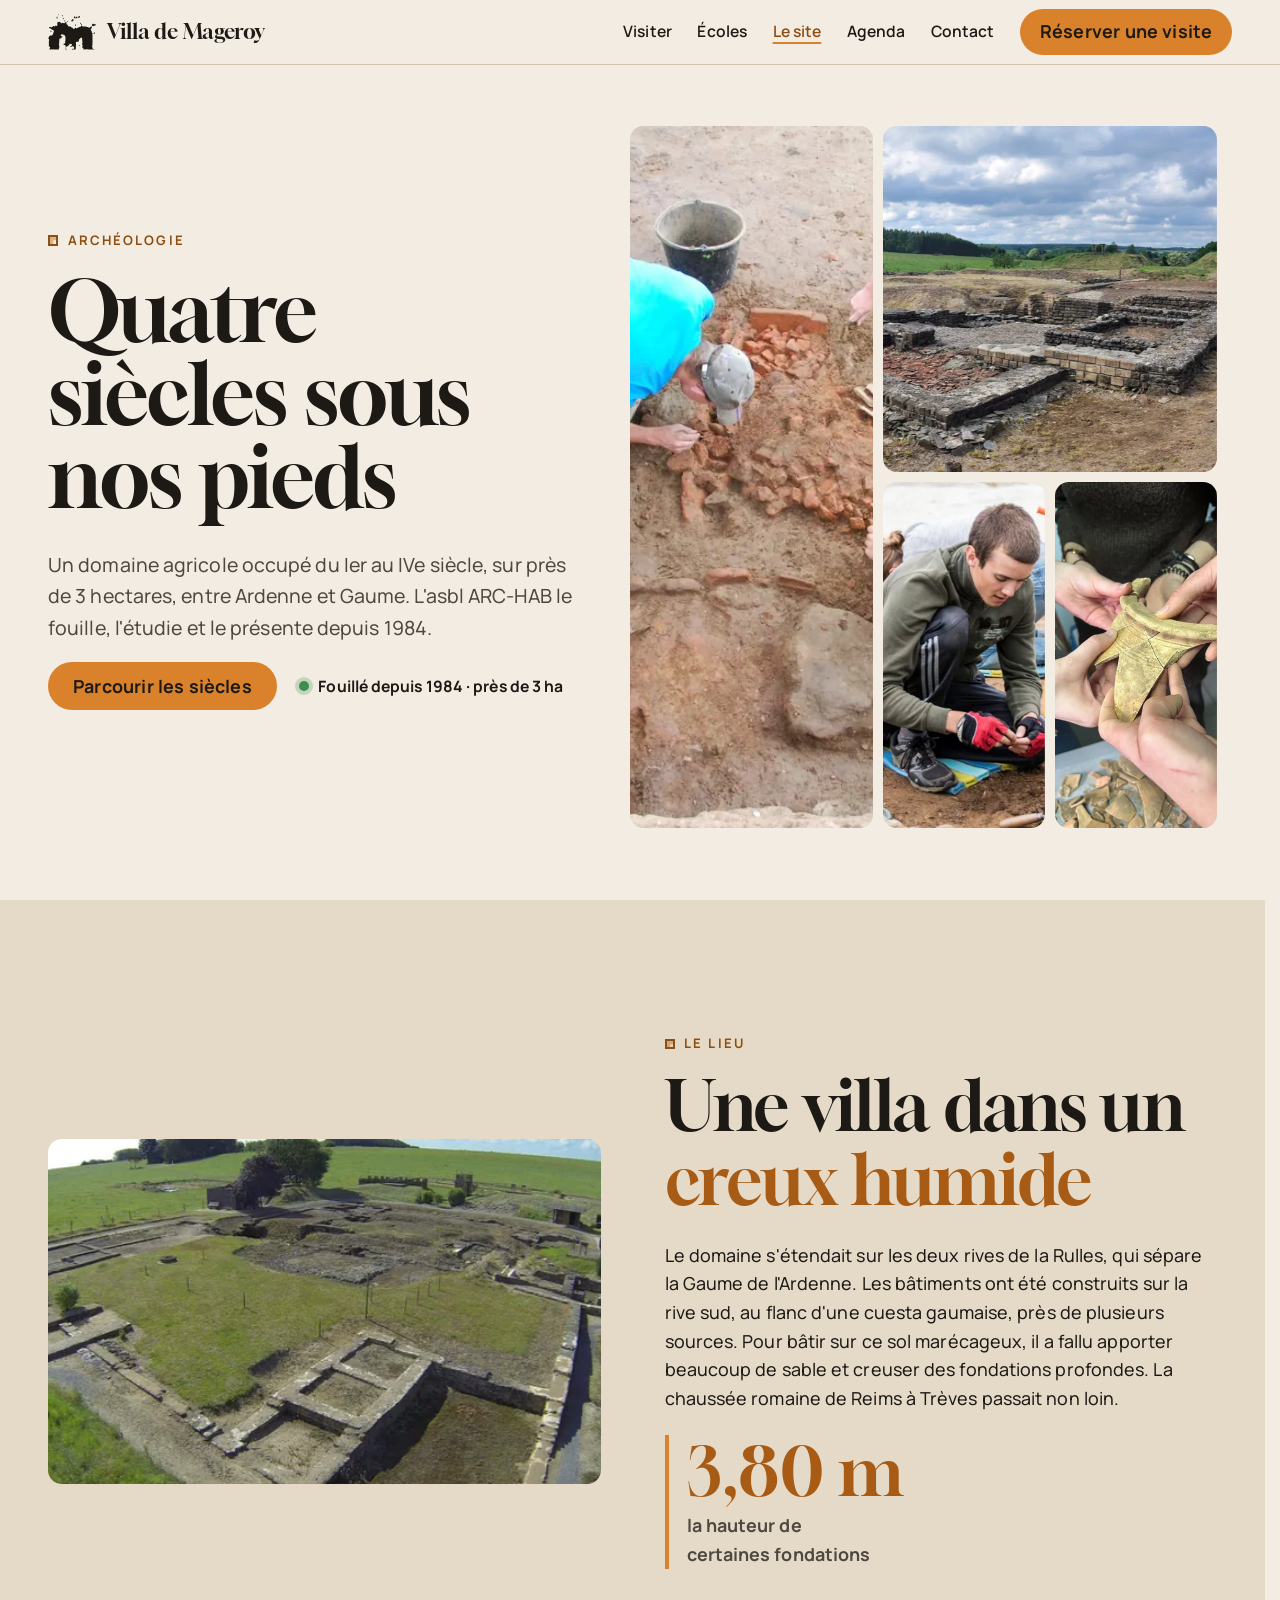
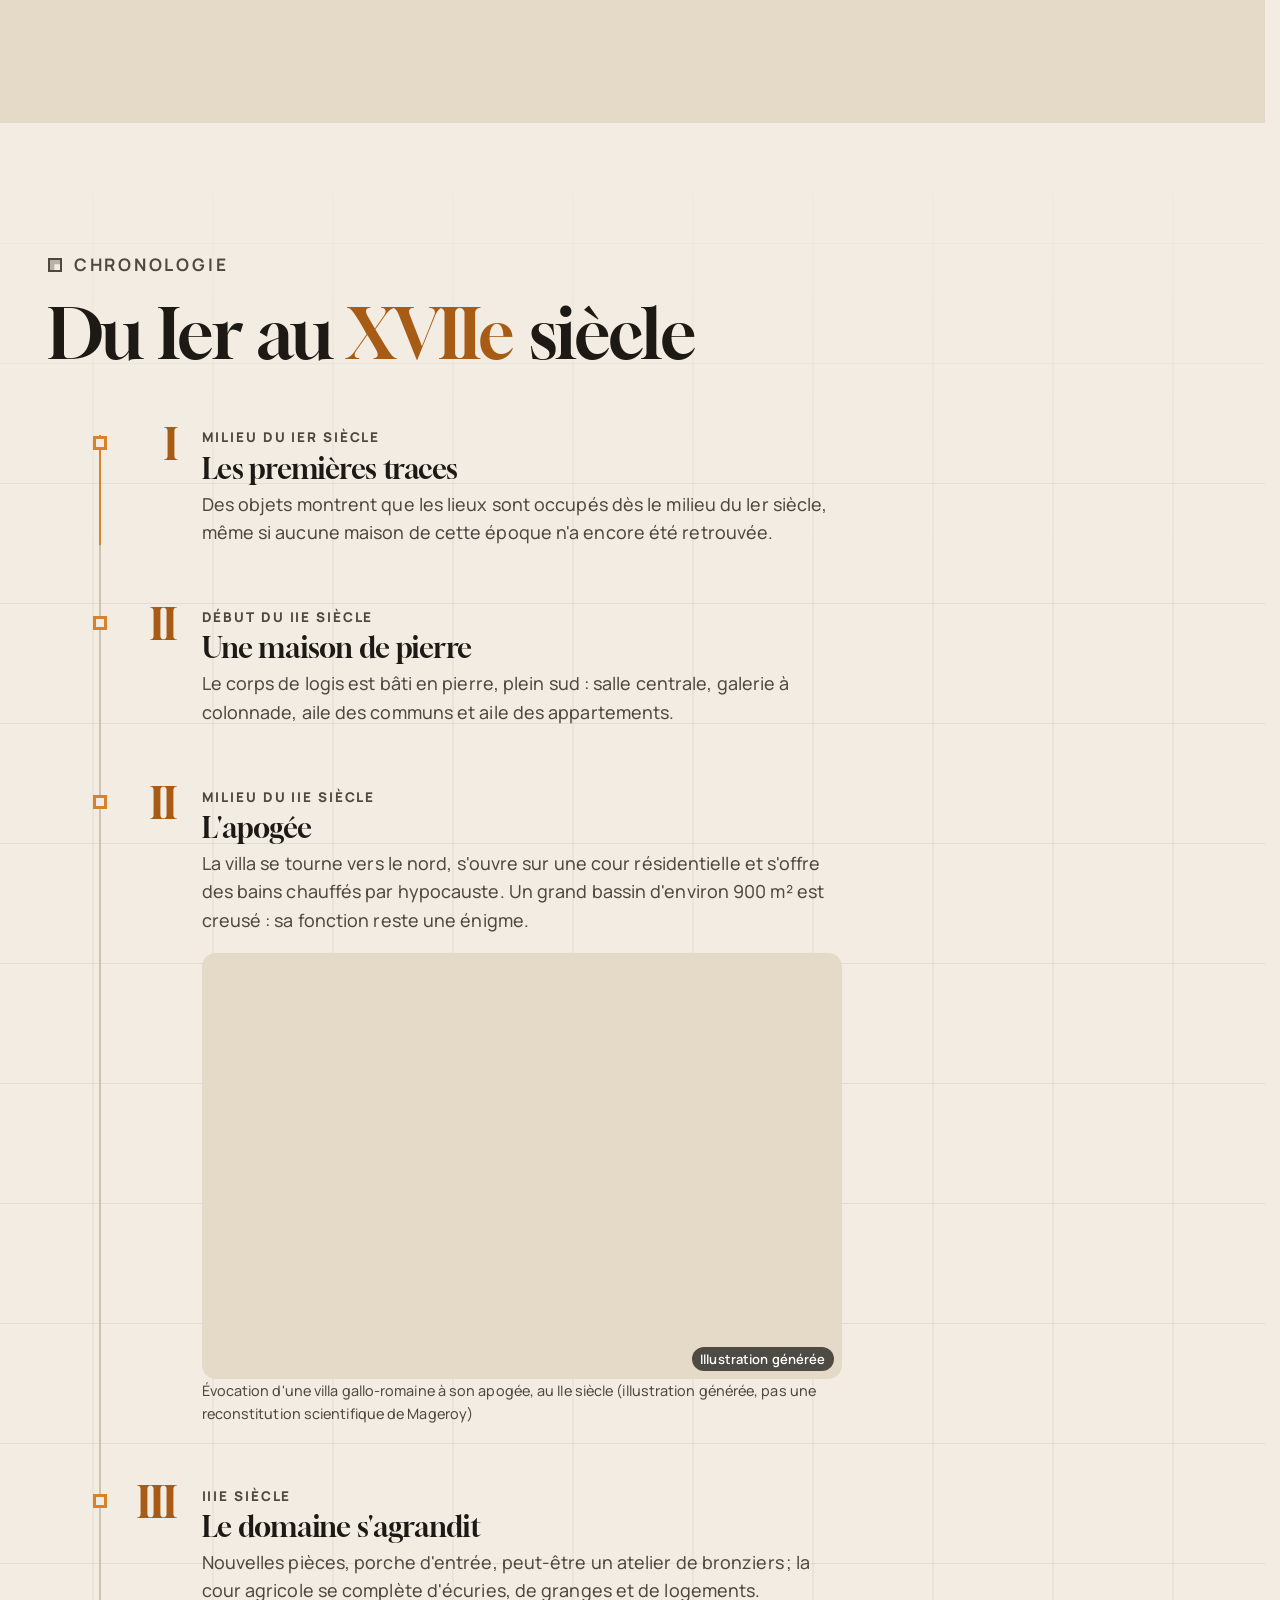
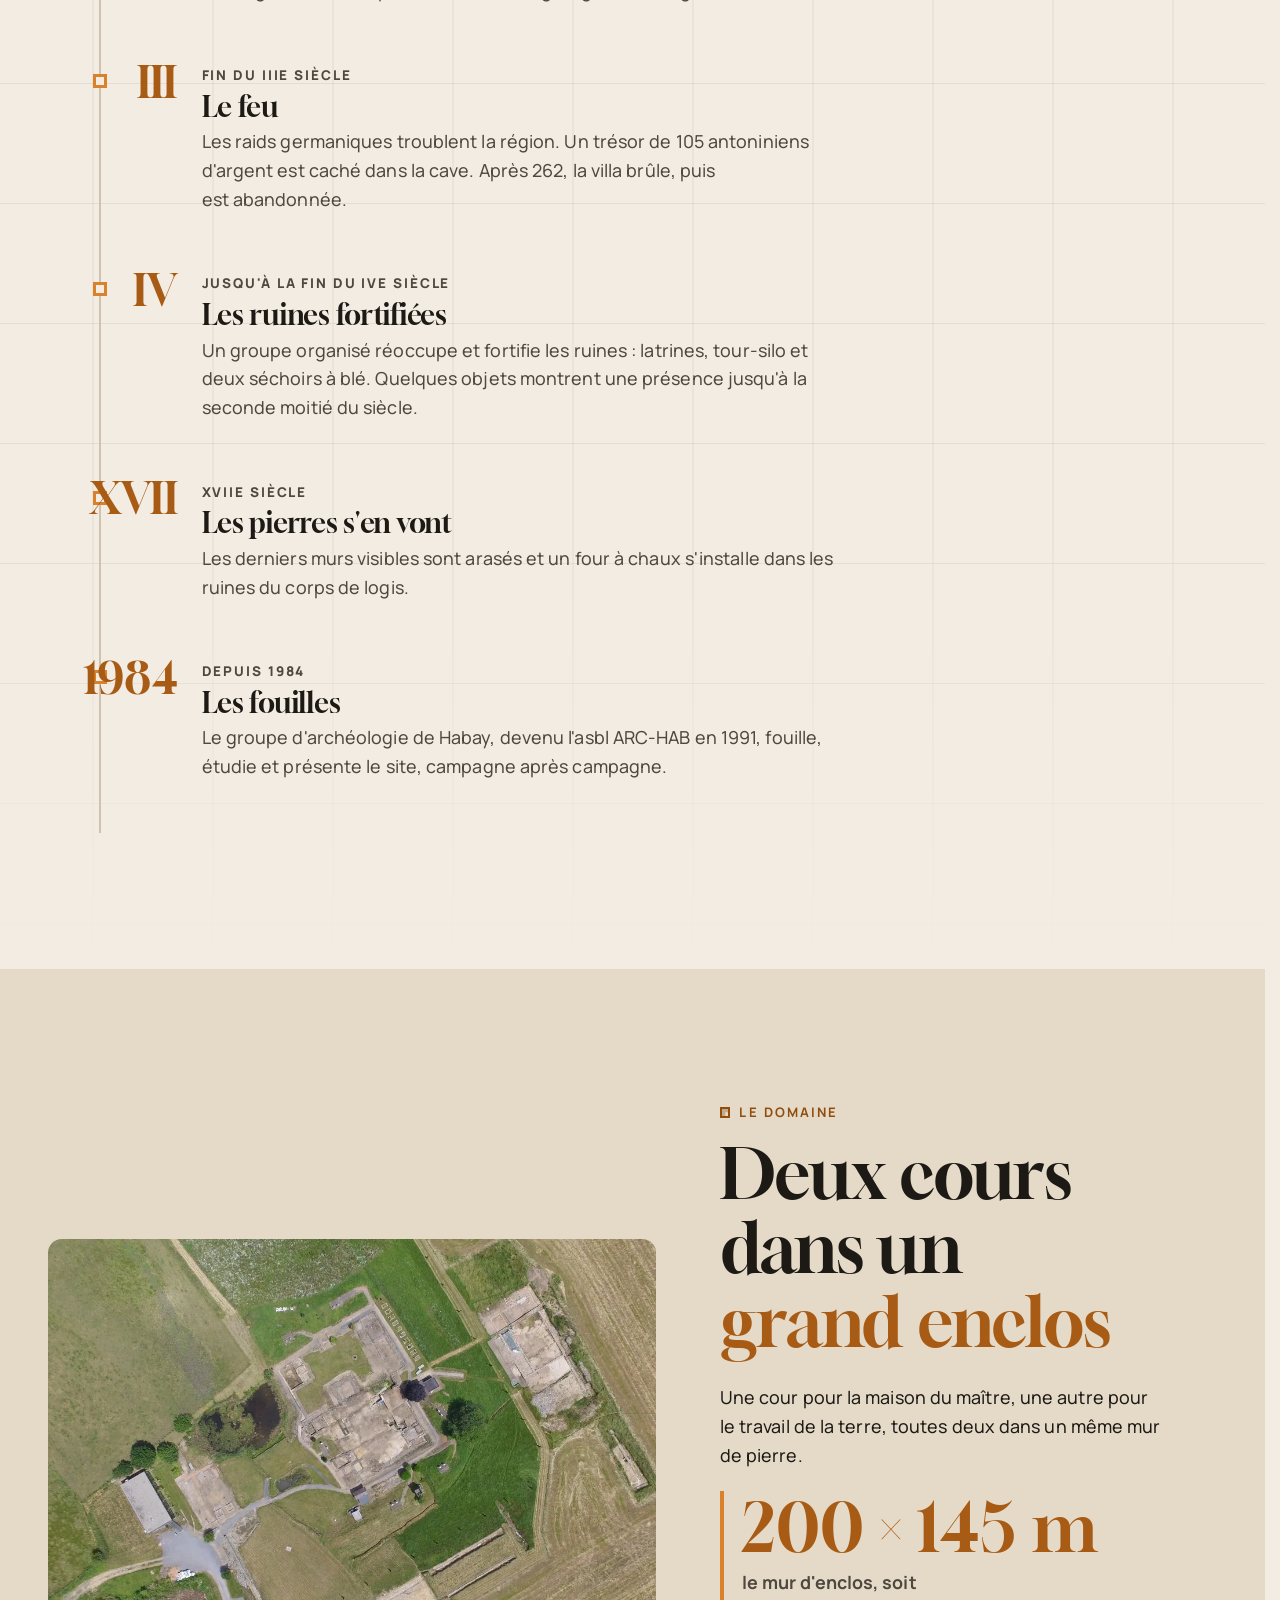
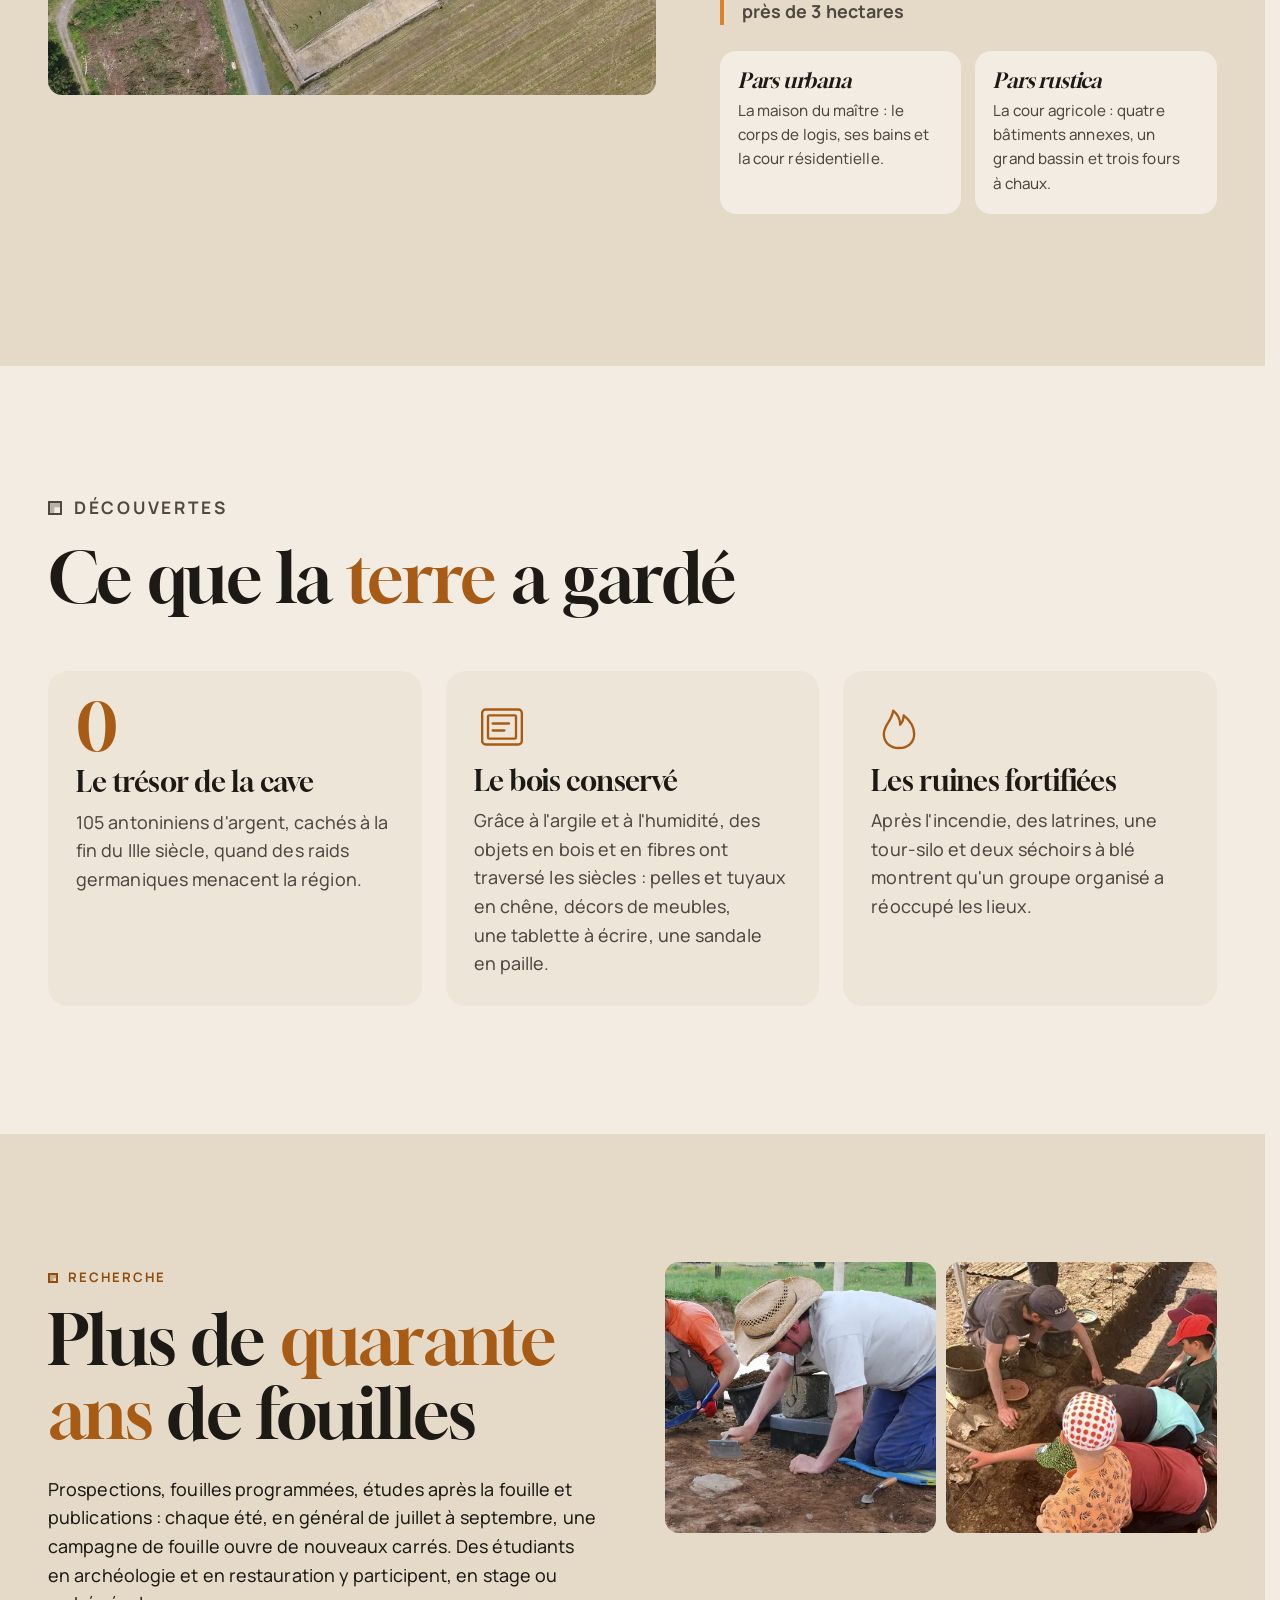
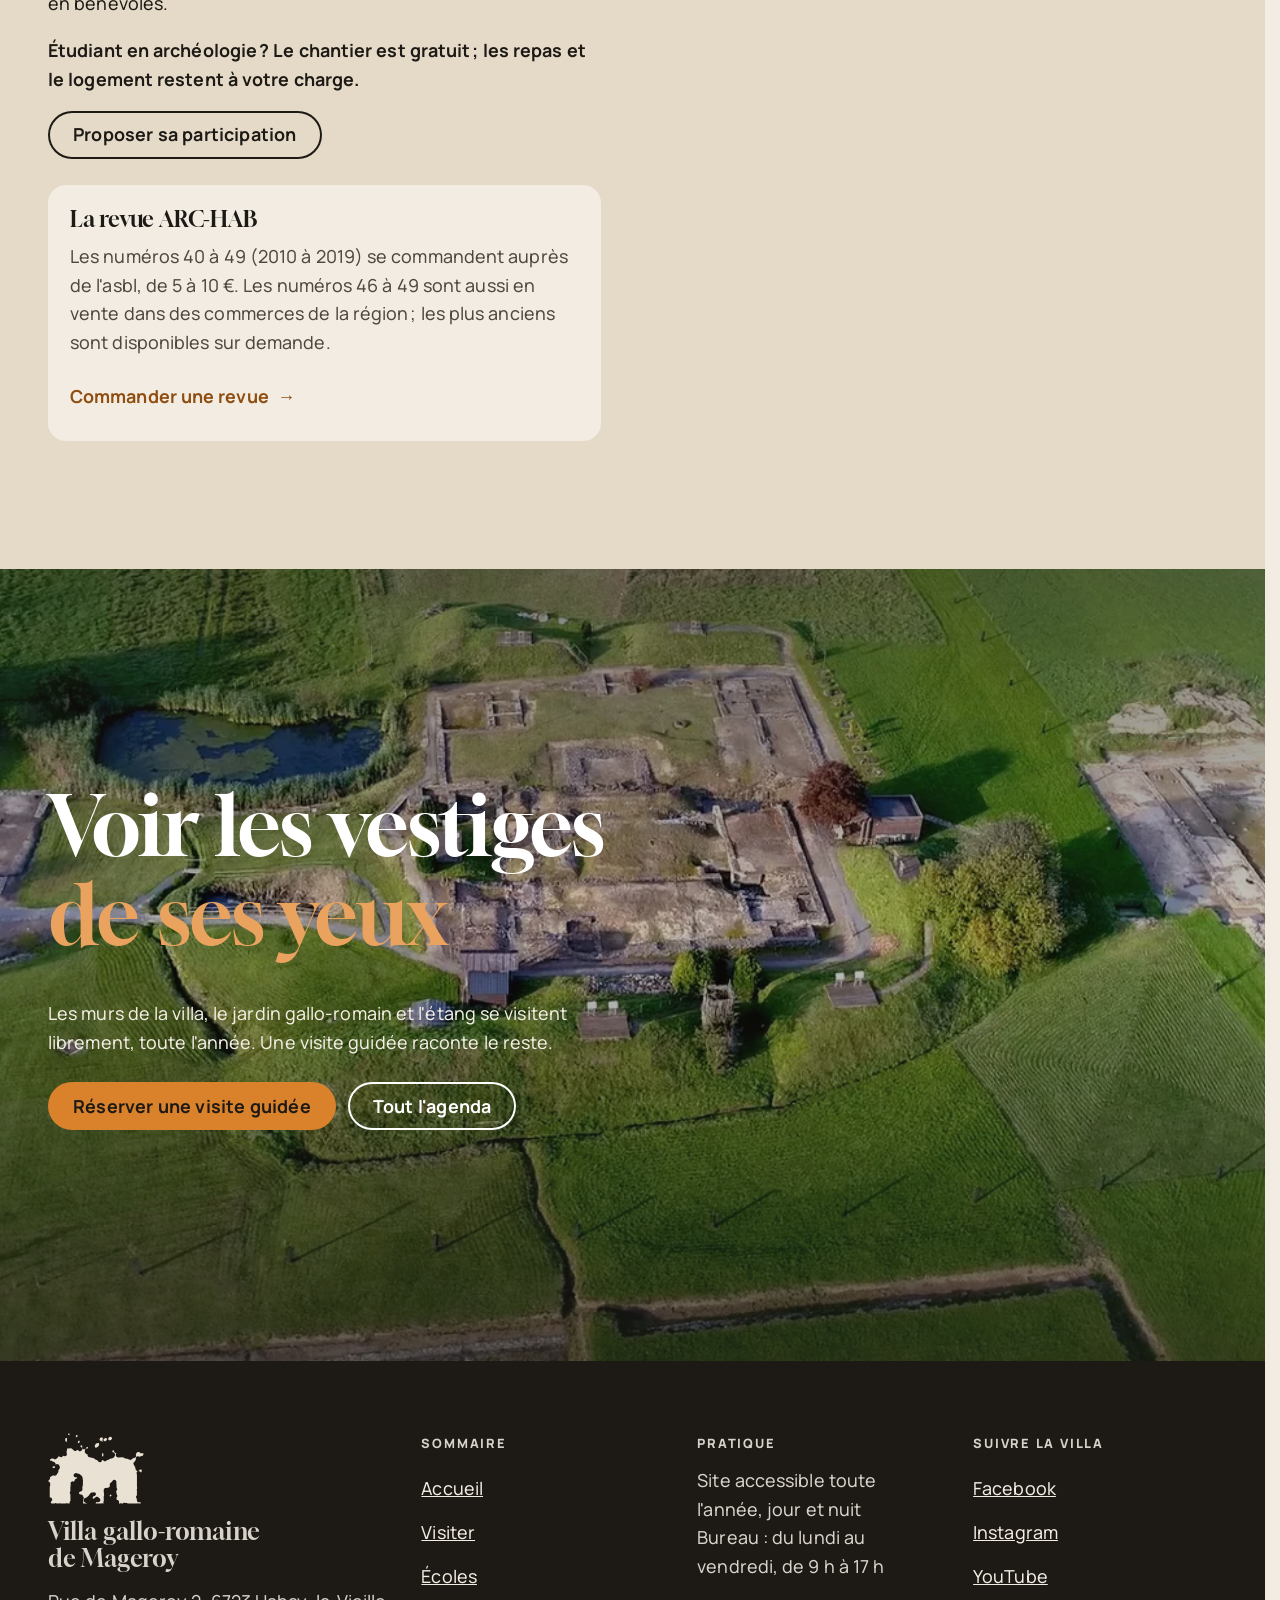
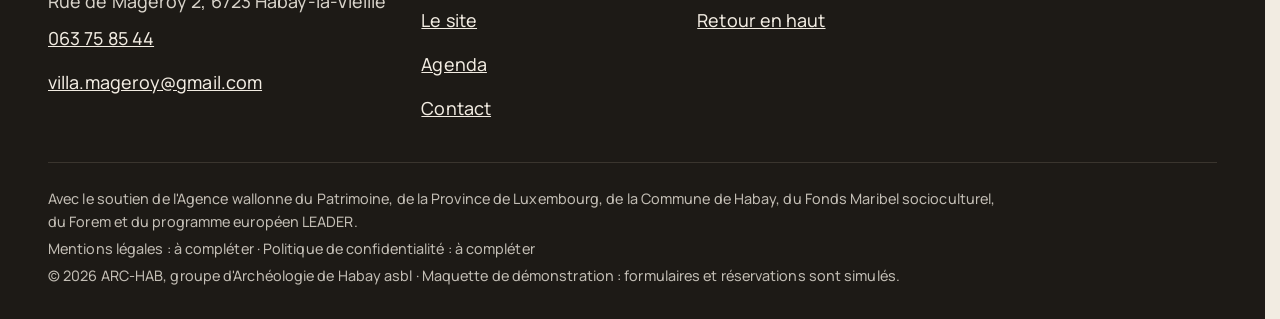
<file: le-site.html>
<!doctype html>
<html lang="fr" data-v="2">
<head>
<meta charset="utf-8">
<meta name="viewport" content="width=device-width, initial-scale=1, viewport-fit=cover">
<title>Le site archéologique de Mageroy : quatre siècles d&#39;histoire</title>
<meta name="description" content="Du Ier au IVe siècle, un domaine agricole de près de 3 hectares : chronologie, plan du domaine, découvertes et plus de quarante ans de fouilles.">
<meta name="robots" content="noindex, nofollow">
<link rel="canonical" href="https://villa-mageroy-maquette.vercel.app/le-site">
<style>:root{--fond:#F2ECE2;--texte:#1D1A16;--voile-fond:#1D1A16;--ouverture-fond:#1D1A16;--menu-fond:#F2ECE2}:root { --entete-h: 72px; --barres-h: 0px; } html { background: var(--fond); color: var(--texte); scrollbar-gutter: stable; } body { margin: 0; background: var(--fond); } html.js:not(.secours):not([data-arrivee="retour"]) [data-anime] { opacity: 0; } html.js:not(.secours):not([data-arrivee="retour"]) [data-anime].vu { opacity: 1; } [data-voile] { position: fixed; inset: 0; z-index: 900; background: var(--voile-fond); transform: translateY(100%); visibility: hidden; pointer-events: none; } html[data-arrivee="voile"]:not(.voile-leve):not(.secours) [data-voile] { transform: none; visibility: visible; } html.secours [data-voile] { visibility: hidden !important; } .ouverture-panneau { position: fixed; inset: 0; z-index: 850; display: none; place-content: center; justify-items: center; background: var(--ouverture-fond, var(--voile-fond)); color: var(--fond); text-align: center; } html.js[data-arrivee="intro"]:not(.secours):not(.intro-finie) .ouverture-panneau { display: grid; } html.defilement-bloque, html.defilement-bloque body, html.js[data-arrivee="intro"]:not(.secours):not(.intro-finie), html.js[data-arrivee="intro"]:not(.secours):not(.intro-finie) body, html[data-arrivee="voile"]:not(.voile-leve):not(.secours), html[data-arrivee="voile"]:not(.voile-leve):not(.secours) body { overflow: hidden; } html.js[data-arrivee="intro"]:not(.secours):not(.intro-finie) { background-color: var(--ouverture-fond, var(--voile-fond)); } html[data-arrivee="voile"]:not(.voile-leve):not(.secours) { background-color: var(--voile-fond); }</style>
<script>(function () {
var d = document.documentElement, ss = null, ls = null;
try { ss = window.sessionStorage; ls = window.localStorage; } catch (e) {}
d.classList.add('js');
var nav = performance.getEntriesByType ? performance.getEntriesByType('navigation')[0] : null;
var type = nav ? nav.type : 'navigate';
var depart = null;
try { depart = JSON.parse(ss.getItem('socle:depart') || 'null'); ss.removeItem('socle:depart'); } catch (e) {}
if (depart && !(Date.now() - depart.t < 15000)) depart = null;
var mode = type === 'back_forward' ? 'retour' : type === 'reload' ? 'intro' : depart ? 'voile' : 'intro';
d.setAttribute('data-arrivee', mode);
if (mode === 'voile' && depart.couleur) d.style.setProperty('--voile-fond', depart.couleur);
if (type === 'reload' && 'scrollRestoration' in history) {
history.scrollRestoration = 'manual';
}
try {
var choisie = ls && ls.getItem('socle:langue');
var langue = (d.lang || '').slice(0, 2);
if (choisie && choisie !== langue && type === 'navigate' && !depart) {
var alt = document.querySelector('link[rel="alternate"][hreflang="' + choisie + '"]');
if (alt) location.replace(new URL(alt.href).pathname + location.search + location.hash);
}
} catch (e) {}
setTimeout(function () { if (!d.classList.contains('demarre')) d.classList.add('secours'); }, 2000);
})();</script>
<link rel="preload" href="/assets/fonts/gloock-400.woff2" as="font" type="font/woff2" crossorigin>
<link rel="preload" href="/assets/fonts/manrope-variable.woff2" as="font" type="font/woff2" crossorigin>
<link rel="stylesheet" href="/assets/css/socle.css?v=2">
<link rel="stylesheet" href="/assets/css/site.css?v=2">
<link rel="modulepreload" href="/assets/js/site.js?v=2">
<link rel="modulepreload" href="/assets/js/socle/index.js?v=2">
<script src="/assets/vendor/gsap.min.js" defer></script>
<script src="/assets/vendor/ScrollTrigger.min.js" defer></script>
<script src="/assets/vendor/SplitText.min.js" defer></script>
<script type="module" src="/assets/js/site.js?v=2"></script>
<meta name="theme-color" content="#F2ECE2">
<link rel="icon" href="/assets/images/favicon.svg" type="image/svg+xml">
<link rel="apple-touch-icon" href="/assets/images/apple-touch-icon.png">
<meta property="og:type" content="website">
<meta property="og:site_name" content="Villa de Mageroy">
<meta property="og:locale" content="fr_FR">
<meta property="og:title" content="Le site archéologique de Mageroy : quatre siècles d&#39;histoire">
<meta property="og:description" content="Du Ier au IVe siècle, un domaine agricole de près de 3 hectares : chronologie, plan du domaine, découvertes et plus de quarante ans de fouilles.">
<meta property="og:url" content="https://villa-mageroy-maquette.vercel.app/le-site">
<meta property="og:image" content="https://villa-mageroy-maquette.vercel.app/assets/partage/le-site-fr.jpg">
<meta property="og:image:width" content="1200">
<meta property="og:image:height" content="630">
<meta property="og:image:alt" content="Des fouilleurs dégagent des vestiges à Mageroy">
<meta name="twitter:card" content="summary_large_image">
<script type="application/ld+json">{"@context":"https://schema.org","@type":"TouristAttraction","name":"Villa gallo-romaine de Mageroy","description":"Site archéologique d'un domaine agricole gallo-romain occupé du Ier au IVe siècle, fouillé par l'asbl ARC-HAB. Accès libre toute l'année.","isAccessibleForFree":true,"publicAccess":true,"openingHours":"Mo-Su 00:00-23:59","address":{"@type":"PostalAddress","streetAddress":"Rue de Mageroy 2","postalCode":"6723","addressLocality":"Habay-la-Vieille","addressCountry":"BE"},"geo":{"@type":"GeoCoordinates","latitude":49.715932,"longitude":5.615396},"telephone":"+32 63 75 85 44","email":"villa.mageroy@gmail.com","sameAs":["https://www.facebook.com/villagalloromainedemageroy/","https://instagram.com/villamageroy","https://www.youtube.com/@villademageroyahabaylaviei9904"],"organizer":{"@type":"NGO","name":"ARC-HAB, groupe d'Archéologie de Habay asbl","address":{"@type":"PostalAddress","streetAddress":"Rue d'Hoffschmidt 13","postalCode":"6720","addressLocality":"Habay-la-Neuve","addressCountry":"BE"}}}</script>
</head>
<body id="haut">
<div data-voile data-forme="carroyage" aria-hidden="true"><div class="voile-carres" aria-hidden="true"></div><div class="voile-contenu"><img src="/assets/images/logo-clair.svg" alt="" width="76" height="56"><span data-voile-libelle>Le site</span></div></div>
<div class="ouverture-panneau" data-ouverture aria-hidden="true">
  <svg class="intro-m" viewBox="0 0 884 655" aria-hidden="true" data-ouverture-objet><path class="intro-m-corps" d="M834 647 L836 650 L852 650 L855 642 L850 640 L838 641ZM839 646 L842 644 L850 645 L848 647ZM446 636 L440 648 L442 650 L456 649 L457 639ZM446 646 L449 641 L452 641 L454 643 L452 646 L448 647ZM710 614 L697 624 L697 633 L702 638 L709 640 L715 638 L718 634 L717 620 L719 618ZM74 617 L86 618 L93 623 L97 621 L86 611 L83 611ZM747 596 L740 600 L732 608 L727 623 L731 631 L739 630 L750 636 L757 636 L770 629 L770 624 L764 618 L758 619 L755 616 L755 612 L758 607 L757 599 L755 596ZM786 587 L783 588 L767 606 L768 610 L772 611 L777 617 L780 628 L780 638 L784 644 L790 640 L792 623 L795 618 L796 601ZM702 588 L702 596 L706 600 L713 599 L724 604 L723 598 L711 587 L705 586ZM776 564 L773 565 L775 572 L774 581 L770 590 L764 594 L764 596 L778 581 L784 579 L789 580 L783 570ZM130 514 L130 524 L134 529 L153 531 L163 537 L179 537 L172 531 L172 528 L176 523 L158 524 L137 518 L131 513ZM409 487 L401 493 L401 515 L412 528 L416 536 L421 521 L420 509 L422 501 L426 496 L430 495 L428 492ZM135 489 L121 497 L117 496 L109 487 L102 488 L94 495 L77 494 L76 496 L80 497 L93 495 L101 499 L106 497 L126 498ZM100 444 L100 446 L120 448 L155 476 L172 466 L179 456 L179 454 L172 448 L160 442 L154 442 L133 451 L127 450 L123 444 L103 440ZM267 410 L265 408 L254 409 L251 413 L251 421 L256 422 L267 419ZM255 416 L258 412 L262 412 L264 414 L263 416 L260 417ZM853 336 L844 341 L837 348 L837 351 L844 354 L853 362 L858 363 L862 360 L863 339 L860 336ZM854 340 L858 340 L860 343 L859 356 L857 358 L844 349 L848 344ZM280 205 L272 205 L264 209 L258 215 L255 231 L259 239 L262 239 L267 233 L271 232 L282 217 L282 208ZM838 183 L834 182 L822 189 L817 198 L817 203 L819 205 L826 206 L831 202 L839 190ZM617 182 L613 188 L619 198 L624 198 L629 188 L625 184 L620 184ZM809 198 L812 213 L817 215 L833 213 L834 216 L839 218 L851 215 L854 212 L866 212 L872 209 L878 202 L879 189 L873 185 L863 187 L857 186 L850 193 L848 193 L848 183 L839 175 L831 175 L822 179 L815 185ZM876 193 L875 198 L872 201 L871 200 L873 196 L872 193 L868 193 L860 197 L859 204 L867 206 L862 209 L850 209 L849 211 L840 214 L837 212 L837 209 L844 203 L850 204 L850 198 L854 196 L859 190 L872 189ZM844 186 L844 196 L845 197 L835 210 L827 211 L816 210 L814 208 L813 199 L818 189 L823 184 L831 179 L835 178ZM271 165 L266 173 L266 177 L269 181 L271 190 L274 191 L281 184 L281 179 L278 171 L273 165ZM604 158 L600 158 L593 163 L592 171 L596 177 L602 178 L609 173 L608 161ZM603 163 L605 165 L605 170 L600 174 L596 170 L596 167 L600 163ZM332 159 L326 159 L298 181 L290 191 L290 199 L297 203 L302 201 L316 185 L326 179 L331 173 L333 167ZM18 244 L18 254 L21 257 L36 257 L44 251 L48 254 L43 255 L42 262 L45 265 L55 267 L57 259 L65 262 L59 266 L59 270 L69 279 L75 278 L78 288 L87 287 L97 290 L102 295 L109 314 L109 324 L95 346 L96 360 L100 369 L98 370 L91 368 L86 373 L79 387 L79 395 L81 398 L78 400 L67 401 L60 393 L54 391 L46 392 L37 396 L19 408 L17 434 L16 435 L12 432 L4 438 L4 445 L12 451 L16 448 L18 449 L18 459 L20 462 L20 483 L16 501 L16 516 L18 521 L16 526 L16 592 L30 598 L38 609 L38 621 L25 639 L26 644 L33 650 L60 650 L62 648 L53 643 L64 639 L81 640 L80 649 L82 650 L99 649 L99 640 L115 640 L115 649 L117 650 L161 650 L168 648 L176 650 L198 650 L200 648 L199 637 L207 624 L207 573 L206 565 L203 559 L194 552 L194 544 L203 543 L206 538 L207 511 L205 503 L209 483 L208 460 L210 457 L210 442 L213 440 L223 439 L225 446 L237 449 L244 441 L249 430 L249 427 L242 423 L247 416 L239 414 L232 408 L229 402 L230 396 L244 375 L244 365 L258 371 L290 378 L309 394 L317 407 L322 439 L321 482 L316 500 L316 527 L322 537 L316 544 L307 538 L291 543 L287 548 L286 557 L288 562 L296 566 L308 567 L315 560 L321 562 L320 577 L322 583 L326 587 L336 588 L337 592 L329 596 L329 601 L324 611 L323 650 L370 650 L365 648 L352 648 L340 641 L337 641 L332 646 L330 637 L331 632 L329 629 L329 612 L337 601 L355 594 L381 572 L388 558 L392 554 L391 543 L406 542 L407 548 L412 550 L420 547 L425 539 L427 540 L428 547 L435 551 L444 547 L448 553 L448 559 L441 564 L441 569 L433 580 L418 584 L416 586 L410 600 L416 606 L420 606 L426 600 L445 589 L453 581 L461 582 L460 591 L478 606 L482 618 L489 620 L489 631 L482 641 L474 636 L460 639 L459 649 L488 650 L490 648 L483 642 L495 640 L496 643 L502 648 L512 650 L510 645 L510 637 L514 626 L513 587 L517 571 L515 565 L516 556 L513 533 L511 532 L513 531 L516 511 L526 507 L538 505 L553 505 L562 501 L570 491 L568 472 L571 466 L590 448 L596 439 L604 433 L607 424 L618 424 L625 426 L626 440 L629 445 L632 504 L635 511 L644 517 L643 521 L637 522 L634 529 L628 536 L632 564 L638 578 L645 583 L644 587 L637 588 L632 594 L631 609 L634 617 L643 618 L654 614 L658 618 L661 624 L661 630 L654 634 L655 650 L662 649 L662 642 L666 640 L676 644 L678 649 L686 650 L688 648 L688 638 L696 645 L722 644 L726 639 L735 639 L736 640 L732 647 L734 650 L757 650 L759 648 L753 648 L752 645 L764 642 L765 649 L768 650 L820 649 L814 638 L814 631 L819 626 L818 609 L812 594 L804 593 L804 578 L814 579 L820 572 L818 553 L821 539 L817 532 L818 517 L821 512 L821 505 L819 501 L819 384 L816 375 L817 356 L815 348 L808 338 L806 324 L796 299 L790 291 L786 280 L780 275 L790 272 L799 264 L809 246 L808 229 L802 227 L783 233 L768 245 L766 254 L764 255 L756 247 L752 247 L730 237 L710 235 L700 228 L687 224 L676 223 L644 225 L629 221 L629 216 L624 203 L619 203 L611 221 L604 228 L585 235 L570 237 L562 244 L546 250 L535 258 L528 260 L520 268 L509 266 L507 264 L511 262 L512 256 L508 251 L501 249 L496 253 L494 259 L495 264 L501 266 L500 269 L491 276 L479 277 L473 269 L468 267 L451 250 L440 247 L433 240 L422 233 L388 224 L377 223 L369 218 L361 217 L358 211 L365 208 L364 196 L358 195 L348 188 L340 188 L336 191 L333 186 L339 177 L339 163 L342 154 L339 150 L333 151 L322 149 L315 154 L308 163 L300 168 L297 168 L290 174 L287 168 L274 157 L268 157 L259 164 L255 174 L245 174 L241 164 L223 145 L218 142 L210 141 L190 144 L185 143 L178 146 L174 154 L171 181 L174 199 L181 205 L181 208 L173 219 L161 222 L158 216 L139 210 L132 219 L132 222 L136 226 L135 229 L115 231 L111 221 L103 217 L94 217 L90 226 L96 231 L85 232 L76 239 L77 249 L51 249 L50 248 L54 244 L54 240 L48 235 L34 236ZM480 646 L472 647 L469 645 L468 647 L465 647 L463 643 L473 640ZM658 637 L663 635 L665 632 L675 633 L684 638 L684 645 L682 646 L680 641 L671 637 L661 638ZM82 602 L87 602 L99 610 L103 614 L106 621 L106 625 L97 632 L97 635 L95 637 L94 646 L85 645 L85 640 L88 637 L88 630 L84 626 L69 626 L66 623 L65 614 L76 605ZM40 600 L43 602 L46 608 L46 621 L60 629 L61 635 L59 637 L53 636 L47 633 L45 630 L39 629 L41 625 L41 605 L39 602ZM169 596 L176 596 L181 600 L181 610 L178 613 L174 614 L170 613 L165 606 L165 601ZM165 574 L172 574 L178 580 L178 585 L172 594 L168 594 L164 592 L156 585 L157 581ZM493 560 L498 569 L504 575 L504 577 L500 586 L496 590 L495 606 L493 613 L490 616 L487 616 L485 614 L485 611 L481 602 L476 597 L477 596 L482 597 L487 604 L488 588 L494 579 L489 570 L487 576 L484 579 L476 583 L473 586 L468 586 L467 591 L464 588 L465 582 L471 576 L478 573 L486 561ZM460 562 L461 571 L455 578 L449 578 L441 586 L435 589 L434 588 L428 591 L427 588 L424 587 L437 583 L441 579 L444 573 L444 568 L450 564 L452 560 L458 560ZM115 560 L123 561 L129 569 L135 563 L139 563 L147 568 L146 577 L136 582 L138 585 L145 588 L145 594 L143 598 L141 599 L138 598 L133 593 L131 588 L126 587 L119 594 L119 601 L124 602 L128 606 L132 614 L134 614 L136 617 L136 630 L131 637 L132 644 L139 642 L146 642 L151 640 L146 619 L148 613 L152 611 L156 613 L162 613 L168 618 L181 618 L184 620 L186 625 L190 629 L197 628 L198 630 L196 633 L196 645 L194 647 L193 640 L185 640 L184 646 L164 645 L163 646 L133 646 L131 647 L119 645 L119 640 L121 637 L121 633 L124 625 L122 621 L114 615 L110 606 L102 600 L102 592 L105 589 L115 587 L115 584 L110 577 L110 567ZM84 557 L89 557 L94 560 L94 567 L90 572 L85 572 L80 567 L80 562ZM737 547 L742 547 L747 551 L751 558 L751 563 L749 565 L739 564 L733 560 L733 552ZM816 544 L815 549 L816 569 L811 574 L801 574 L800 580 L794 583 L801 593 L801 597 L808 597 L811 602 L804 603 L804 611 L807 614 L806 618 L812 620 L813 619 L812 614 L814 612 L815 613 L816 622 L811 627 L811 642 L813 645 L812 646 L801 646 L800 645 L805 641 L806 629 L802 627 L800 628 L799 631 L800 636 L799 644 L801 646 L800 647 L769 646 L768 641 L772 638 L769 640 L760 639 L756 641 L749 641 L748 647 L738 647 L737 646 L739 642 L743 641 L739 639 L739 636 L722 636 L718 641 L711 642 L698 641 L692 635 L689 634 L689 621 L692 616 L691 612 L682 610 L677 611 L675 608 L677 596 L668 598 L665 601 L663 607 L658 611 L648 611 L642 614 L638 614 L634 605 L635 598 L641 591 L648 590 L649 588 L652 589 L648 583 L648 579 L641 574 L642 570 L652 575 L657 580 L658 584 L665 590 L669 586 L676 586 L676 575 L679 570 L683 566 L693 562 L698 562 L707 565 L717 571 L724 579 L729 581 L733 572 L747 574 L750 576 L752 583 L756 587 L758 586 L761 587 L767 576 L765 570 L765 562 L770 556 L779 555 L789 564 L794 572 L798 567 L807 566 L812 570 L811 566 L812 551 L815 543ZM633 543 L636 544 L637 555 L635 558 L632 546ZM302 543 L307 543 L317 549 L316 556 L311 557 L306 563 L299 562 L306 557 L309 551 L303 547 L303 545 L301 544ZM88 537 L91 534 L97 534 L103 540 L103 545 L97 548 L92 547 L89 543ZM447 534 L448 539 L444 544 L439 544 L436 546 L432 544 L430 541 L430 539 L433 536 L439 533ZM36 532 L38 532 L43 536 L43 541 L40 544 L35 544 L30 539 L30 537ZM781 531 L785 531 L788 535 L789 543 L785 547 L780 546 L776 538 L777 534ZM483 531 L483 537 L479 542 L476 542 L472 539 L468 539 L465 542 L462 550 L459 550 L452 543 L451 538 L455 532 L463 525 L472 525ZM99 523 L101 521 L110 522 L117 532 L117 537 L114 539 L108 539 L102 535 L98 529ZM453 504 L456 506 L456 511 L447 530 L445 531 L433 516 L440 506 L445 504ZM547 499 L550 501 L549 502 L534 502 L513 507 L510 527 L508 528 L507 531 L498 532 L507 534 L510 537 L512 552 L513 574 L510 583 L511 622 L507 633 L507 644 L506 645 L499 639 L505 634 L508 624 L508 608 L506 597 L507 585 L510 576 L510 569 L508 563 L509 559 L508 542 L501 542 L493 539 L488 535 L487 531 L488 528 L494 523 L508 523 L508 502 L509 501 L528 501 L536 499ZM42 495 L48 496 L61 503 L61 506 L55 511 L56 514 L66 517 L79 514 L91 514 L93 518 L92 523 L90 525 L85 526 L87 529 L86 536 L81 539 L75 546 L72 546 L69 543 L68 528 L67 526 L63 524 L57 543 L54 546 L51 546 L49 544 L47 533 L40 521 L36 517 L36 506ZM407 479 L414 479 L431 484 L435 487 L439 494 L438 500 L435 503 L430 504 L428 512 L429 523 L426 535 L421 536 L417 543 L412 545 L410 544 L410 539 L407 537 L404 531 L395 523 L393 518 L394 509 L392 502 L393 499 L392 491 L399 483ZM57 467 L62 466 L65 467 L69 471 L66 479 L60 480 L52 475ZM753 461 L759 463 L763 468 L763 473 L760 477 L751 476 L748 473 L748 465ZM567 461 L568 463 L565 468 L565 485 L563 486 L561 483 L560 477 L561 468ZM762 460 L768 455 L774 456 L778 460 L779 465 L778 470 L773 472 L766 471 L761 464ZM75 451 L81 452 L85 456 L85 468 L82 472 L78 472 L75 470 L71 463 L71 456 L72 453ZM43 443 L51 441 L55 445 L56 452 L52 457 L48 457 L42 453ZM8 441 L12 438 L16 438 L18 440 L18 444 L11 445ZM91 442 L93 437 L100 431 L108 431 L126 435 L131 437 L133 439 L133 442 L150 434 L159 433 L171 437 L179 442 L184 447 L186 446 L190 451 L185 463 L174 475 L171 476 L164 482 L155 485 L145 480 L117 456 L93 454 L91 451ZM238 425 L244 430 L239 440 L235 444 L231 444 L227 440 L227 435 L235 426ZM227 409 L236 418 L230 422 L224 429 L222 429 L219 425 L219 418 L221 413 L225 409ZM574 348 L584 345 L590 349 L593 355 L592 359 L593 370 L597 371 L602 376 L604 376 L607 380 L622 391 L626 396 L629 402 L629 405 L635 416 L637 467 L638 468 L640 503 L658 514 L668 524 L671 525 L677 531 L682 540 L688 537 L695 537 L703 540 L709 540 L716 547 L717 550 L715 552 L710 553 L698 544 L688 545 L682 551 L674 551 L667 547 L663 543 L662 539 L654 533 L644 531 L641 534 L637 533 L642 524 L652 524 L660 527 L655 522 L647 517 L647 513 L638 507 L635 500 L632 441 L629 436 L628 422 L625 421 L625 417 L621 410 L619 403 L614 396 L607 392 L592 379 L584 375 L572 375 L564 378 L572 384 L579 397 L584 397 L581 393 L581 386 L589 384 L593 386 L592 388 L593 393 L588 396 L603 397 L606 400 L606 407 L600 412 L604 420 L601 429 L593 435 L591 432 L595 429 L595 423 L591 417 L589 410 L591 405 L587 405 L583 407 L575 406 L570 401 L566 392 L556 384 L553 378 L555 373 L571 365 L571 352ZM752 340 L755 338 L763 339 L768 344 L769 350 L766 353 L762 354 L753 352 L750 348ZM443 335 L449 335 L453 340 L453 347 L448 352 L443 352 L439 349 L439 339ZM231 329 L235 332 L237 336 L238 346 L244 355 L258 359 L272 367 L288 369 L297 373 L300 377 L304 379 L305 381 L307 381 L317 391 L324 401 L328 421 L328 431 L330 443 L328 484 L323 505 L325 523 L331 531 L340 521 L344 520 L348 525 L348 529 L345 536 L338 543 L331 546 L331 569 L329 579 L335 576 L342 551 L346 548 L355 546 L356 532 L359 529 L362 529 L369 534 L368 549 L374 555 L378 553 L384 544 L387 546 L388 551 L385 554 L379 565 L373 564 L368 561 L361 553 L349 556 L342 581 L339 584 L330 584 L325 579 L324 575 L325 559 L323 558 L323 544 L326 539 L325 531 L320 525 L320 509 L319 508 L320 498 L324 486 L325 435 L320 403 L312 390 L294 375 L290 373 L262 368 L258 365 L249 362 L240 362 L241 371 L237 375 L233 385 L227 392 L226 401 L220 409 L213 423 L210 436 L207 438 L207 453 L205 456 L206 479 L202 499 L203 534 L199 540 L190 541 L186 540 L191 550 L191 556 L200 563 L203 569 L204 614 L202 615 L200 610 L191 610 L187 606 L190 597 L201 596 L200 569 L185 557 L180 546 L161 545 L151 539 L126 535 L122 526 L123 508 L121 505 L108 505 L103 508 L99 508 L94 504 L75 505 L70 503 L67 500 L67 495 L75 484 L78 484 L83 487 L91 487 L92 486 L89 484 L90 479 L98 481 L110 478 L113 479 L120 487 L132 481 L138 481 L150 488 L147 492 L141 495 L133 502 L140 510 L160 516 L174 514 L179 515 L186 520 L186 524 L182 529 L190 533 L200 535 L201 514 L199 511 L193 508 L188 503 L188 499 L190 497 L199 496 L202 490 L201 436 L202 426 L204 423 L205 417 L210 406 L235 374 L233 367 L228 366 L220 357 L220 351 L224 345 L223 338 L224 334 L228 329ZM497 321 L505 322 L509 329 L508 333 L502 339 L498 339 L491 330 L491 325ZM682 325 L685 321 L691 320 L697 324 L698 329 L691 334 L687 334 L683 331ZM652 317 L655 319 L657 323 L656 333 L650 341 L642 341 L637 337 L636 330 L644 319 L648 317ZM639 307 L642 313 L628 328 L623 328 L618 322 L618 317 L620 313 L626 307 L629 306ZM732 303 L740 303 L743 306 L744 313 L741 318 L734 319 L729 314 L728 307ZM157 281 L164 287 L166 293 L166 309 L164 313 L158 319 L151 320 L144 317 L140 313 L138 307 L138 297 L144 285 L152 281ZM626 279 L631 279 L636 283 L636 285 L632 290 L626 291 L623 288 L622 283ZM737 278 L741 275 L749 274 L753 277 L755 280 L755 283 L750 288 L741 288 L736 283ZM610 271 L617 272 L619 275 L618 282 L615 285 L611 285 L606 282 L606 275ZM686 277 L688 274 L695 270 L699 269 L709 270 L714 275 L715 282 L712 286 L708 288 L690 288 L686 284ZM564 269 L575 269 L578 273 L578 282 L572 288 L567 289 L562 285 L561 272ZM252 265 L256 265 L261 271 L260 276 L256 280 L252 280 L247 276 L247 271ZM64 268 L68 266 L69 263 L76 263 L81 268 L81 272 L78 275 L72 275ZM652 261 L654 260 L660 261 L663 268 L667 269 L670 272 L671 279 L667 284 L660 285 L655 281 L654 275 L649 266ZM119 263 L124 259 L128 258 L133 259 L138 263 L147 260 L153 264 L153 268 L138 277 L134 277 L129 270 L126 271 L120 270ZM52 256 L53 261 L49 262 L46 259 L51 258ZM502 254 L504 254 L507 259 L504 260 L503 262 L500 262 L499 257ZM677 254 L680 253 L684 254 L693 262 L693 267 L690 271 L683 272 L675 266 L674 258ZM49 242 L46 248 L40 248 L34 253 L23 253 L21 250 L21 248 L26 244 L38 239 L46 239ZM186 232 L191 233 L194 237 L193 243 L190 246 L185 245 L183 242 L183 236ZM337 195 L344 191 L350 196 L360 199 L361 205 L357 207 L353 204 L345 205 L341 204 L337 200ZM21 414 L28 407 L50 395 L56 396 L63 404 L67 405 L69 413 L74 414 L86 402 L82 391 L89 377 L93 373 L102 373 L105 376 L110 378 L103 370 L103 364 L99 356 L99 348 L112 328 L112 310 L108 297 L105 291 L101 287 L97 285 L80 283 L79 280 L80 277 L87 275 L95 276 L98 271 L97 259 L92 255 L85 252 L81 248 L80 242 L89 235 L99 235 L100 233 L99 226 L96 224 L98 220 L104 222 L110 227 L111 234 L137 233 L139 232 L138 219 L141 215 L154 219 L156 221 L156 224 L161 226 L159 230 L153 233 L168 233 L176 225 L176 223 L181 218 L184 210 L186 209 L184 206 L184 201 L177 195 L177 188 L174 177 L176 172 L177 158 L182 149 L187 147 L194 147 L201 145 L214 145 L219 148 L231 161 L230 163 L215 149 L197 150 L182 156 L179 171 L179 183 L181 192 L198 208 L215 207 L223 203 L233 195 L236 188 L237 179 L231 167 L232 163 L238 168 L241 177 L245 178 L245 187 L243 195 L235 205 L238 208 L238 214 L234 219 L226 219 L224 217 L225 211 L217 215 L201 217 L197 216 L198 222 L207 222 L215 224 L230 244 L234 246 L241 253 L251 243 L247 236 L247 222 L249 214 L257 203 L266 199 L264 196 L262 187 L257 179 L259 177 L262 168 L270 161 L272 161 L284 172 L285 176 L289 178 L294 177 L301 171 L308 169 L323 154 L325 153 L336 154 L337 155 L336 173 L330 181 L330 186 L320 193 L303 211 L298 212 L290 209 L291 219 L283 230 L290 230 L308 222 L314 223 L344 222 L346 217 L349 214 L354 214 L357 220 L365 221 L373 226 L384 227 L418 236 L421 239 L429 243 L436 250 L447 253 L464 270 L469 272 L475 280 L480 280 L493 300 L505 288 L516 285 L520 280 L521 273 L532 263 L539 261 L550 253 L558 251 L566 247 L574 240 L589 238 L608 231 L614 225 L621 210 L625 218 L625 224 L640 228 L683 227 L696 231 L706 238 L726 240 L748 250 L752 250 L760 258 L766 259 L769 258 L771 249 L781 240 L791 234 L804 232 L806 234 L806 242 L802 248 L801 247 L803 241 L801 237 L795 237 L788 239 L779 246 L775 261 L780 265 L787 263 L790 264 L786 269 L777 271 L777 279 L783 284 L787 295 L793 303 L803 328 L805 342 L813 355 L813 379 L816 388 L816 505 L817 506 L817 510 L815 513 L814 536 L817 543 L816 544 L807 537 L807 530 L811 524 L810 516 L815 509 L813 503 L812 385 L807 372 L807 354 L801 340 L799 324 L795 317 L791 305 L780 291 L779 288 L771 281 L764 272 L760 265 L745 251 L728 244 L708 244 L700 253 L696 253 L691 249 L689 245 L689 234 L690 233 L683 231 L668 232 L670 237 L676 243 L676 246 L672 249 L665 250 L660 249 L655 244 L655 234 L656 233 L654 231 L646 232 L650 239 L650 245 L640 254 L637 254 L630 246 L629 236 L632 232 L631 231 L627 231 L623 236 L618 238 L614 238 L609 234 L592 241 L576 244 L569 250 L553 257 L547 258 L531 272 L527 286 L520 293 L511 295 L506 298 L497 309 L490 309 L487 307 L472 283 L448 257 L444 257 L437 254 L417 239 L363 227 L359 227 L357 232 L346 232 L342 230 L341 231 L307 231 L299 236 L290 239 L283 239 L282 244 L278 251 L271 253 L261 253 L256 251 L251 255 L247 261 L235 260 L230 254 L224 250 L210 232 L203 230 L198 231 L191 229 L186 232 L183 231 L174 240 L170 242 L167 241 L118 241 L117 242 L115 241 L92 241 L87 242 L90 245 L100 250 L104 254 L107 265 L106 276 L110 278 L115 278 L120 281 L119 289 L116 292 L109 293 L112 298 L117 314 L118 325 L104 347 L104 351 L109 363 L119 375 L119 382 L114 386 L106 386 L100 384 L96 380 L93 379 L89 389 L96 397 L96 404 L89 414 L78 423 L68 424 L60 418 L61 416 L57 405 L52 400 L49 400 L32 409 L27 414 L28 470 L27 471 L27 485 L23 503 L23 512 L30 515 L32 523 L27 529 L23 530 L23 588 L33 591 L36 594 L35 596 L28 592 L22 591 L19 588 L19 530 L21 523 L23 521 L21 520 L19 512 L19 505 L23 487 L23 458 L21 455 L21 445 L18 442 L18 439 L20 438ZM367 131 L363 128 L359 128 L353 135 L350 142 L351 145 L365 143 L369 137ZM362 133 L364 137 L361 140 L357 140 L356 139 L357 137ZM303 114 L299 121 L299 128 L310 133 L314 133 L315 121 L313 116ZM307 118 L311 122 L312 125 L311 128 L303 125Z" fill-rule="evenodd"/><g class="intro-m-pierres"><path class="pierre" d="M469 94 L467 93 L450 94 L444 96 L440 100 L431 117 L431 126 L432 130 L435 133 L444 135 L448 134 L457 127 L460 126 L466 120 L468 116 L468 110 L471 104 L471 97Z" style="--px:452;--py:114"/><path class="pierre" d="M582 37 L573 34 L567 36 L560 42 L554 54 L555 59 L560 65 L564 67 L574 67 L579 64 L586 57 L590 51 L589 44Z" style="--px:572;--py:51"/><path class="pierre" d="M485 42 L479 48 L475 58 L475 62 L477 66 L487 75 L491 75 L495 72 L497 72 L498 77 L500 79 L504 80 L509 73 L507 71 L503 70 L499 71 L498 68 L505 57 L506 53 L505 47 L498 41Z" style="--px:492;--py:61"/><path class="pierre" d="M537 47 L529 45 L517 52 L512 57 L511 60 L512 70 L521 75 L528 75 L537 70 L540 67 L543 59 L542 52Z" style="--px:528;--py:60"/><path class="pierre" d="M168 46 L164 47 L160 51 L158 61 L158 70 L167 82 L171 82 L174 79 L173 77 L173 70 L175 64 L174 54 L176 49 L174 47Z" style="--px:168;--py:64"/><path class="pierre" d="M502 185 L498 189 L497 210 L500 214 L504 216 L508 216 L508 212 L510 207 L510 192 L505 186Z" style="--px:504;--py:201"/><path class="pierre" d="M66 311 L61 307 L51 306 L44 311 L42 316 L42 320 L48 324 L58 322 L66 314Z" style="--px:54;--py:316"/><path class="pierre" d="M272 20 L264 19 L258 22 L256 29 L257 38 L260 40 L263 40 L267 35 L274 31Z" style="--px:266;--py:30"/><path class="pierre" d="M289 71 L281 72 L280 76 L277 79 L274 88 L275 92 L283 92 L288 89 L292 78 L292 74Z" style="--px:284;--py:82"/><path class="pierre" d="M654 639 L655 650 L660 650 L660 640 L664 638 L669 638 L678 642 L681 645 L680 650 L686 650 L685 641 L682 638 L674 634 L662 633 L657 635Z" style="--px:670;--py:642"/><path class="pierre" d="M580 568 L573 570 L569 573 L568 577 L569 578 L569 583 L572 585 L579 584 L584 579 L584 575Z" style="--px:576;--py:577"/><path class="pierre" d="M189 5 L186 8 L184 14 L196 21 L199 14 L198 6 L193 4Z" style="--px:192;--py:13"/><path class="pierre" d="M856 568 L850 570 L847 573 L846 577 L851 583 L855 583 L859 581 L860 574 L859 570Z" style="--px:854;--py:576"/><path class="pierre" d="M862 262 L856 259 L849 262 L848 266 L849 272 L852 273 L859 271 L862 266Z" style="--px:856;--py:266"/><path class="pierre" d="M249 482 L244 485 L245 494 L248 496 L253 496 L256 492 L256 485 L252 482Z" style="--px:250;--py:490"/><path class="pierre" d="M836 287 L836 294 L837 295 L846 296 L850 294 L850 291 L847 285 L840 284Z" style="--px:844;--py:290"/><path class="pierre" d="M162 114 L157 120 L157 122 L162 125 L166 126 L169 125 L172 121 L172 118 L168 114Z" style="--px:165;--py:120"/><path class="pierre" d="M287 46 L280 49 L280 57 L281 58 L288 59 L291 57 L293 52Z" style="--px:287;--py:53"/><path class="pierre" d="M97 148 L96 154 L98 156 L108 156 L109 152 L107 147 L100 146Z" style="--px:103;--py:152"/><path class="pierre" d="M526 143 L523 146 L522 153 L530 155 L532 153 L533 147 L532 144Z" style="--px:528;--py:150"/><path class="pierre" d="M395 647 L395 650 L417 650 L418 649 L417 646 L411 647 L410 646 L398 645Z" style="--px:407;--py:648"/></g></svg>
  <p class="ouverture-nom">Villa romaine de Mageroy</p>
</div>
<a class="evitement" href="#contenu">Aller au contenu</a>
<header data-entete>
  <div class="entete-rangee">
    <a class="entete-logo" href="/" data-libelle="Accueil">
      <img src="/assets/images/logo.svg" alt="" width="48" height="36"><span>Villa de Mageroy</span>
    </a>
    <nav data-nav aria-label="Navigation principale">
      <ul><li><a href="/visiter" data-libelle="Visiter">Visiter</a></li><li><a href="/ecoles" data-libelle="Écoles">Écoles</a></li><li><a href="/le-site" data-libelle="Le site" aria-current="page">Le site</a></li><li><a href="/agenda" data-libelle="Agenda">Agenda</a></li><li><a href="/contact" data-libelle="Contact">Contact</a></li></ul>
    </nav>
    <div class="entete-actions">
      <a class="bouton" href="/visiter#reserver" data-libelle="Visiter"><span class="masque-etroit">Réserver une visite</span><span class="seul-etroit">Réserver</span></a>
      <button type="button" data-menu-bouton aria-controls="menu" aria-expanded="false" data-libelle-ouvrir="Menu" data-libelle-fermer="Fermer"><span data-libelle-bouton>Menu</span></button>
      <a class="menu-sansjs" href="#menu" data-menu-lien>Menu</a>
    </div>
  </div>
</header>
<script>/* Avant le premier affichage : rangées de la navigation (même règle que ajusterNav dans assets/js/socle/entete.js)
   et hauteur réelle de l'en-tête, pour que rien ne saute quand le JavaScript du site prend la main. */
(function () {
  var h = document.documentElement, u = document.querySelector('[data-nav] ul'), e = document.querySelector('[data-entete]');
  if (u) {
    var deborde = function () { return u.scrollWidth > u.clientWidth + 1; }, c = deborde();
    if (c && window.matchMedia('(min-width: 900px)').matches) {
      h.classList.add('nav-deux-rangees'); c = deborde();
      if (c) { h.classList.add('nav-deux-lignes'); var a = u.querySelector('a'); c = !a || u.getBoundingClientRect().height > a.getBoundingClientRect().height * 2.5; }
      if (c) h.classList.remove('nav-deux-rangees', 'nav-deux-lignes');
    }
    if (c) h.classList.add('nav-compacte');
  }
  if (e) h.style.setProperty('--entete-h', Math.round(e.getBoundingClientRect().height) + 'px');
})();</script>
<span id="menu-ferme" aria-hidden="true"></span>
<div id="menu" data-menu role="dialog" aria-modal="true" aria-label="Menu">
  <p class="menu-sansjs-fermer"><a href="#menu-ferme">Fermer</a></p>
  <ul><li style="--i:0"><a href="/" class="menu-lien" data-libelle="Accueil">Accueil</a></li><li style="--i:1"><a href="/visiter" class="menu-lien" data-libelle="Visiter">Visiter</a></li><li style="--i:2"><a href="/ecoles" class="menu-lien" data-libelle="Écoles">Écoles</a></li><li style="--i:3"><a href="/le-site" class="menu-lien" data-libelle="Le site" aria-current="page">Le site</a></li><li style="--i:4"><a href="/agenda" class="menu-lien" data-libelle="Agenda">Agenda</a></li><li style="--i:5"><a href="/contact" class="menu-lien" data-libelle="Contact">Contact</a></li></ul>
  <p><a class="bouton" href="tel:+3263758544">Appeler 063 75 85 44</a></p>
</div>
<main id="contenu" tabindex="-1">
<section class="tete-grille" id="debut">
  <div>
    <p class="surtitre tete-anime">Archéologie</p>
    <h1 class="titre-page" data-anime="gsap"><span class="ligne"><span>Quatre siècles sous nos pieds</span></span></h1>
    <p class="tete-intro tete-anime masque-ecran-tres-bas">Un domaine agricole occupé du Ier au IVe siècle, sur près de 3 hectares, entre Ardenne et Gaume. L&#39;asbl ARC-HAB le fouille, l&#39;étudie et le présente depuis 1984.</p>
    <p class="tete-actions tete-anime">
      <a class="bouton" href="#siecles" data-action-principale>Parcourir les siècles</a>
      <span class="info-cle" data-info-cle>Fouillé depuis 1984 · près de 3 ha</span>
    </p>
  </div>
  <div class="grille-fouille carroyage" data-effet="carroyage" role="group" aria-label="Photos de fouille de la villa" data-iris-centre>
    <figure class="media " style="--cadrage:50% 50%">
  <picture><source media="(max-width: 760px) and (orientation: portrait)" srcset="/assets/images/site-fouilles-mobile-640.webp 640w, /assets/images/site-fouilles-mobile-1080.webp 1080w" sizes="(max-width: 760px) 50vw, 26vw">
    <img src="/assets/images/site-fouilles-1280.webp" srcset="/assets/images/site-fouilles-640.webp 640w, /assets/images/site-fouilles-1280.webp 1280w, /assets/images/site-fouilles-1920.webp 1920w" sizes="(max-width: 760px) 50vw, 26vw" alt="Vue plongeante sur un sondage : quatre fouilleurs dégagent des tuiles et des pierres" width="1280" height="1280" fetchpriority="high" loading="eager" decoding="async">
  </picture>
</figure>
    <figure class="media " style="--cadrage:50% 50%">
  <picture>
    <img src="/assets/images/site-murs-960.webp" srcset="/assets/images/site-murs-480.webp 480w, /assets/images/site-murs-640.webp 640w, /assets/images/site-murs-960.webp 960w" sizes="(max-width: 760px) 50vw, 26vw" alt="Murs de fondation de la villa dans l&#39;herbe, collines boisées au fond" width="960" height="960" fetchpriority="high" loading="eager" decoding="async">
  </picture>
</figure>
    <figure class="media " style="--cadrage:50% 50%">
  <picture>
    <img src="/assets/images/site-fouilleur-960.webp" srcset="/assets/images/site-fouilleur-480.webp 480w, /assets/images/site-fouilleur-640.webp 640w, /assets/images/site-fouilleur-960.webp 960w" sizes="(max-width: 760px) 50vw, 14vw" alt="Un jeune fouilleur accroupi nettoie un niveau de terre" width="960" height="960" loading="lazy" decoding="async">
  </picture>
</figure>
    <figure class="media " style="--cadrage:50% 50%">
  <picture>
    <img src="/assets/images/trouvaille-800.webp" srcset="/assets/images/trouvaille-480.webp 480w, /assets/images/trouvaille-640.webp 640w, /assets/images/trouvaille-800.webp 800w" sizes="(max-width: 760px) 50vw, 14vw" alt="Deux mains tiennent un objet tout juste sorti de la fouille" width="800" height="1067" loading="lazy" decoding="async">
  </picture>
</figure>
    <div class="carroyage-grille" aria-hidden="true" data-audit-ignorer></div>
  </div>
</section>
<section class="section bande-sable" id="lieu">
  <div class="conteneur lieu-grille">
    <figure class="media " data-fx="zoom" style="--cadrage:50% 50%">
  <picture>
    <img src="/assets/images/site-vallee-960.webp" srcset="/assets/images/site-vallee-480.webp 480w, /assets/images/site-vallee-640.webp 640w, /assets/images/site-vallee-960.webp 960w" sizes="(max-width: 860px) 100vw, 46vw" alt="Les vestiges de la villa dans le creux de la vallée" width="960" height="540" loading="lazy" decoding="async">
  </picture>
</figure>
    <div>
      <p class="surtitre">Le lieu</p>
      <h2 class="titre-section" data-anime="lignes">Une villa dans un <span class="mot">creux humide</span></h2>
      <p data-anime>Le domaine s&#39;étendait sur les deux rives de la Rulles, qui sépare la Gaume de l&#39;Ardenne. Les bâtiments ont été construits sur la rive sud, au flanc d&#39;une cuesta gaumaise, près de plusieurs sources. Pour bâtir sur ce sol marécageux, il a fallu apporter beaucoup de sable et creuser des fondations profondes. La chaussée romaine de Reims à Trèves passait non loin.</p>
      <p class="chiffre-cle" data-anime><strong>3,80 m</strong><span>la hauteur de certaines fondations</span></p>
    </div>
  </div>
</section>
<section class="section cordeaux" id="siecles">
  <div class="conteneur">
    <div class="section-tete"><p class="surtitre">Chronologie</p><h2 data-anime="lignes">Du Ier au <span class="mot">XVIIe</span> siècle</h2></div>
    <ol class="chrono" data-effet="chrono">
      <span class="chrono-fil" aria-hidden="true"><span></span></span>
      <li data-anime>
        <span class="chrono-siecle" aria-hidden="true">I</span>
        <span class="etape-quand">Milieu du Ier siècle</span>
        <h3>Les premières traces</h3>
        <p>Des objets montrent que les lieux sont occupés dès le milieu du Ier siècle, même si aucune maison de cette époque n&#39;a encore été retrouvée.</p>
      </li><li data-anime>
        <span class="chrono-siecle" aria-hidden="true">II</span>
        <span class="etape-quand">Début du IIe siècle</span>
        <h3>Une maison de pierre</h3>
        <p>Le corps de logis est bâti en pierre, plein sud : salle centrale, galerie à colonnade, aile des communs et aile des appartements.</p>
      </li><li data-anime>
        <span class="chrono-siecle" aria-hidden="true">II</span>
        <span class="etape-quand">Milieu du IIe siècle</span>
        <h3>L&#39;apogée</h3>
        <p>La villa se tourne vers le nord, s&#39;ouvre sur une cour résidentielle et s&#39;offre des bains chauffés par hypocauste. Un grand bassin d&#39;environ 900 m² est creusé : sa fonction reste une énigme.</p>
        <figure class="media " data-grok style="--cadrage:50% 50%">
  <picture>
    <img src="/assets/images/grok/evocation-villa-960.webp" srcset="/assets/images/grok/evocation-villa-480.webp 480w, /assets/images/grok/evocation-villa-640.webp 640w, /assets/images/grok/evocation-villa-960.webp 960w" sizes="(max-width: 760px) 90vw, 640px" alt="Évocation d&#39;une villa gallo-romaine à son apogée, au IIe siècle (illustration générée, pas une reconstitution scientifique de Mageroy)" width="960" height="640" loading="lazy" decoding="async">
  </picture><figcaption class="mention-ia">Illustration générée</figcaption>
</figure><p class="legende">Évocation d&#39;une villa gallo-romaine à son apogée, au IIe siècle (illustration générée, pas une reconstitution scientifique de Mageroy)</p>
      </li><li data-anime>
        <span class="chrono-siecle" aria-hidden="true">III</span>
        <span class="etape-quand">IIIe siècle</span>
        <h3>Le domaine s&#39;agrandit</h3>
        <p>Nouvelles pièces, porche d&#39;entrée, peut-être un atelier de bronziers ; la cour agricole se complète d&#39;écuries, de granges et de logements.</p>
      </li><li data-anime>
        <span class="chrono-siecle" aria-hidden="true">III</span>
        <span class="etape-quand">Fin du IIIe siècle</span>
        <h3>Le feu</h3>
        <p>Les raids germaniques troublent la région. Un trésor de 105 antoniniens d&#39;argent est caché dans la cave. Après 262, la villa brûle, puis est abandonnée.</p>
      </li><li data-anime>
        <span class="chrono-siecle" aria-hidden="true">IV</span>
        <span class="etape-quand">Jusqu&#39;à la fin du IVe siècle</span>
        <h3>Les ruines fortifiées</h3>
        <p>Un groupe organisé réoccupe et fortifie les ruines : latrines, tour-silo et deux séchoirs à blé. Quelques objets montrent une présence jusqu&#39;à la seconde moitié du siècle.</p>
      </li><li data-anime>
        <span class="chrono-siecle" aria-hidden="true">XVII</span>
        <span class="etape-quand">XVIIe siècle</span>
        <h3>Les pierres s&#39;en vont</h3>
        <p>Les derniers murs visibles sont arasés et un four à chaux s&#39;installe dans les ruines du corps de logis.</p>
      </li><li data-anime>
        <span class="chrono-siecle" aria-hidden="true">1984</span>
        <span class="etape-quand">Depuis 1984</span>
        <h3>Les fouilles</h3>
        <p>Le groupe d&#39;archéologie de Habay, devenu l&#39;asbl ARC-HAB en 1991, fouille, étudie et présente le site, campagne après campagne.</p>
      </li>
    </ol>
  </div>
</section>
<section class="section bande-sable" id="domaine">
  <div class="conteneur domaine-grille">
    <figure class="media " data-fx="parallaxe" style="--cadrage:50% 50%">
  <picture><source media="(max-width: 760px) and (orientation: portrait)" srcset="/assets/images/site-aerien-mobile-640.webp 640w, /assets/images/site-aerien-mobile-1080.webp 1080w" sizes="(max-width: 860px) 100vw, 52vw">
    <img src="/assets/images/site-aerien-1280.webp" srcset="/assets/images/site-aerien-640.webp 640w, /assets/images/site-aerien-1280.webp 1280w, /assets/images/site-aerien-1920.webp 1920w" sizes="(max-width: 860px) 100vw, 52vw" alt="Vue aérienne du domaine de Mageroy entouré de champs" width="1280" height="960" loading="lazy" decoding="async">
  </picture>
</figure>
    <div>
      <p class="surtitre">Le domaine</p>
      <h2 class="titre-section" data-anime="lignes">Deux cours dans un <span class="mot">grand enclos</span></h2>
      <p data-anime>Une cour pour la maison du maître, une autre pour le travail de la terre, toutes deux dans un même mur de pierre.</p>
      <p class="chiffre-cle" data-anime><strong>200 × 145 m</strong><span>le mur d&#39;enclos, soit près de 3 hectares</span></p>
      <div class="pars" data-anime="cascade">
        <div><h3>Pars urbana</h3><p>La maison du maître : le corps de logis, ses bains et la cour résidentielle.</p></div>
        <div><h3>Pars rustica</h3><p>La cour agricole : quatre bâtiments annexes, un grand bassin et trois fours à chaux.</p></div>
      </div>
    </div>
  </div>
</section>
<section class="section" id="decouvertes">
  <div class="conteneur">
    <div class="section-tete"><p class="surtitre">Découvertes</p><h2 data-anime="lignes">Ce que la <span class="mot">terre</span> a gardé</h2></div>
    <ul class="decouvertes" data-anime="cascade" data-visuel>
      <li><span class="tresor-mini" data-compteur="105">105</span><h3>Le trésor de la cave</h3><p>105 antoniniens d&#39;argent, cachés à la fin du IIIe siècle, quand des raids germaniques menacent la région.</p></li>
      <li><svg viewBox="0 0 48 48" aria-hidden="true"><rect x="7" y="9" width="34" height="30" rx="3"/><rect x="12" y="14" width="24" height="20" rx="1"/><path d="M16 21h14M16 27h10"/></svg><h3>Le bois conservé</h3><p>Grâce à l&#39;argile et à l&#39;humidité, des objets en bois et en fibres ont traversé les siècles : pelles et tuyaux en chêne, décors de meubles, une tablette à écrire, une sandale en paille.</p></li>
      <li><svg viewBox="0 0 48 48" aria-hidden="true"><path d="M24 42c-8 0-13-5-13-12 0-8 7-11 8-20 5 4 6 8 6 12 2-2 3-5 3-8 5 4 9 10 9 16 0 7-5 12-13 12z"/></svg><h3>Les ruines fortifiées</h3><p>Après l&#39;incendie, des latrines, une tour-silo et deux séchoirs à blé montrent qu&#39;un groupe organisé a réoccupé les lieux.</p></li>
    </ul>
  </div>
</section>
<section class="section bande-sable" id="recherche">
  <div class="conteneur recherche-grille">
    <div>
      <p class="surtitre">Recherche</p>
      <h2 class="titre-section" data-anime="lignes">Plus de <span class="mot">quarante ans</span> de fouilles</h2>
      <p data-anime>Prospections, fouilles programmées, études après la fouille et publications : chaque été, en général de juillet à septembre, une campagne de fouille ouvre de nouveaux carrés. Des étudiants en archéologie et en restauration y participent, en stage ou en bénévoles.</p>
      <p data-anime><strong>Étudiant en archéologie ? Le chantier est gratuit ; les repas et le logement restent à votre charge.</strong></p>
      <a href="/contact?sujet=chantier#formulaire" class="bouton bouton--contour" data-libelle="Contact">Proposer sa participation</a>
      <div class="revue" data-anime>
        <h3>La revue ARC-HAB</h3>
        <p>Les numéros 40 à 49 (2010 à 2019) se commandent auprès de l&#39;asbl, de 5 à 10 €. Les numéros 46 à 49 sont aussi en vente dans des commerces de la région ; les plus anciens sont disponibles sur demande.</p>
        <a href="/contact?sujet=revue#formulaire" class="lien-fleche" data-libelle="Contact">Commander une revue</a>
      </div>
    </div>
    <div class="recherche-photos" data-anime="cascade">
      <figure class="media " style="--cadrage:50% 50%">
  <picture>
    <img src="/assets/images/vivre-benevoles-960.webp" srcset="/assets/images/vivre-benevoles-480.webp 480w, /assets/images/vivre-benevoles-640.webp 640w, /assets/images/vivre-benevoles-960.webp 960w" sizes="(max-width: 860px) 50vw, 24vw" alt="Deux fouilleurs dégagent des vestiges à la truelle" width="960" height="1200" loading="lazy" decoding="async">
  </picture>
</figure>
      <figure class="media " style="--cadrage:50% 50%">
  <picture>
    <img src="/assets/images/atelier-fouille-784.webp" srcset="/assets/images/atelier-fouille-480.webp 480w, /assets/images/atelier-fouille-640.webp 640w, /assets/images/atelier-fouille-784.webp 784w" sizes="(max-width: 860px) 50vw, 24vw" alt="Initiation à la fouille : des enfants dégagent la terre à la truelle" width="784" height="588" loading="lazy" decoding="async">
  </picture>
</figure>
    </div>
  </div>
</section>
<section class="fin sur-charbon" id="fin" data-section>
  <figure class="media " data-fx="parallaxe" data-fx-force="8" style="--cadrage:50% 50%">
  <picture><source media="(max-width: 760px) and (orientation: portrait)" srcset="/assets/images/fin-site-mobile-640.webp 640w" sizes="100vw">
    <img src="/assets/images/fin-site-1280.webp" srcset="/assets/images/fin-site-640.webp 640w, /assets/images/fin-site-1280.webp 1280w, /assets/images/fin-site-1920.webp 1920w" sizes="100vw" alt="Le domaine de Mageroy vu du ciel, au milieu des prés" width="1280" height="720" loading="lazy" decoding="async">
  </picture>
</figure>
  <div class="fin-contenu">
    <h2 data-anime="lignes">Voir les vestiges <span class="mot">de ses yeux</span></h2>
    <p data-anime>Les murs de la villa, le jardin gallo-romain et l&#39;étang se visitent librement, toute l&#39;année. Une visite guidée raconte le reste.</p>
    <p class="fin-actions" data-anime><a href="/visiter#reserver" class="bouton" data-libelle="Visiter">Réserver une visite guidée</a><a href="/agenda" class="bouton bouton--contour" data-libelle="Agenda">Tout l&#39;agenda</a></p>
  </div>
</section>
</main>
<footer class="pied" id="pied">
  <div class="conteneur pied-grille">
    <div class="pied-marque">
      <img src="/assets/images/logo-clair.svg" alt="" width="96" height="71">
      <p class="pied-nom">Villa gallo-romaine de Mageroy</p>
      <p>Rue de Mageroy 2, 6723 Habay-la-Vieille<br><a href="tel:+3263758544">063 75 85 44</a><br><a href="mailto:villa.mageroy@gmail.com">villa.mageroy@gmail.com</a></p>
    </div>
    <nav aria-label="Sommaire">
      <p class="pied-titre">Sommaire</p>
      <ul><li><a href="/" data-libelle="Accueil">Accueil</a></li><li><a href="/visiter" data-libelle="Visiter">Visiter</a></li><li><a href="/ecoles" data-libelle="Écoles">Écoles</a></li><li><a href="/le-site" data-libelle="Le site" aria-current="page">Le site</a></li><li><a href="/agenda" data-libelle="Agenda">Agenda</a></li><li><a href="/contact" data-libelle="Contact">Contact</a></li></ul>
    </nav>
    <div>
      <p class="pied-titre">Pratique</p>
      <p>Site accessible toute l&#39;année, jour et nuit<br>Bureau : du lundi au vendredi, de 9 h à 17 h</p>
      <ul><li><a href="#haut" data-sans-transition>Retour en haut</a></li></ul>
    </div>
    <div>
      <p class="pied-titre">Suivre la villa</p>
      <ul><li><a href="https://www.facebook.com/villagalloromainedemageroy/" target="_blank" rel="noopener">Facebook</a></li><li><a href="https://instagram.com/villamageroy" target="_blank" rel="noopener">Instagram</a></li><li><a href="https://www.youtube.com/@villademageroyahabaylaviei9904" target="_blank" rel="noopener">YouTube</a></li></ul>
    </div>
  </div>
  <div class="conteneur pied-bas">
    <p class="pied-soutiens">Avec le soutien de l&#39;Agence wallonne du Patrimoine, de la Province de Luxembourg, de la Commune de Habay, du Fonds Maribel socioculturel, du Forem et du programme européen LEADER.</p>
    <p>Mentions légales : à compléter · Politique de confidentialité : à compléter</p>
    <p>© 2026 ARC-HAB, groupe d&#39;Archéologie de Habay asbl · Maquette de démonstration : formulaires et réservations sont simulés.</p>
  </div>
</footer>
<div data-barre-fixe>
  <a class="bouton bouton--contour" href="tel:+3263758544">Appeler</a>
  <a class="bouton" href="/visiter#reserver" data-libelle="Visiter">Réserver une visite</a>
</div>
</body>
</html>
</file>
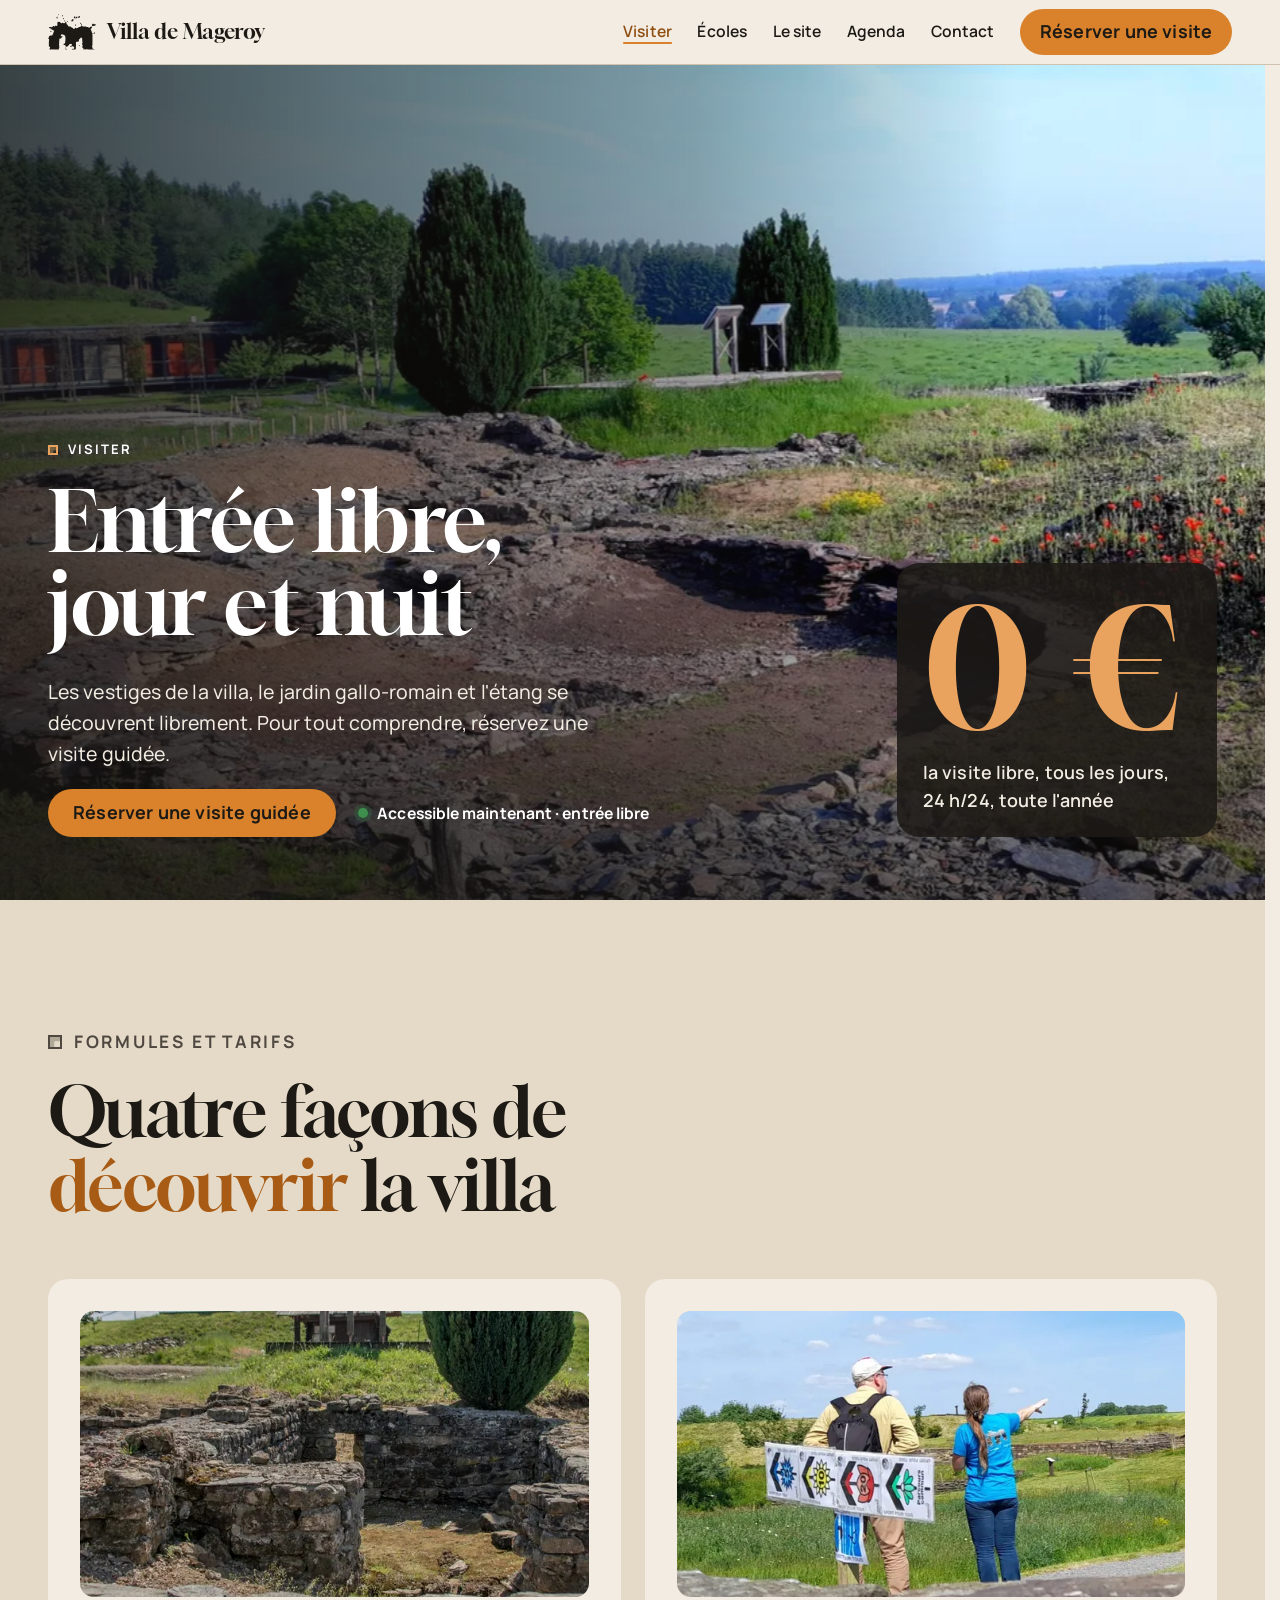
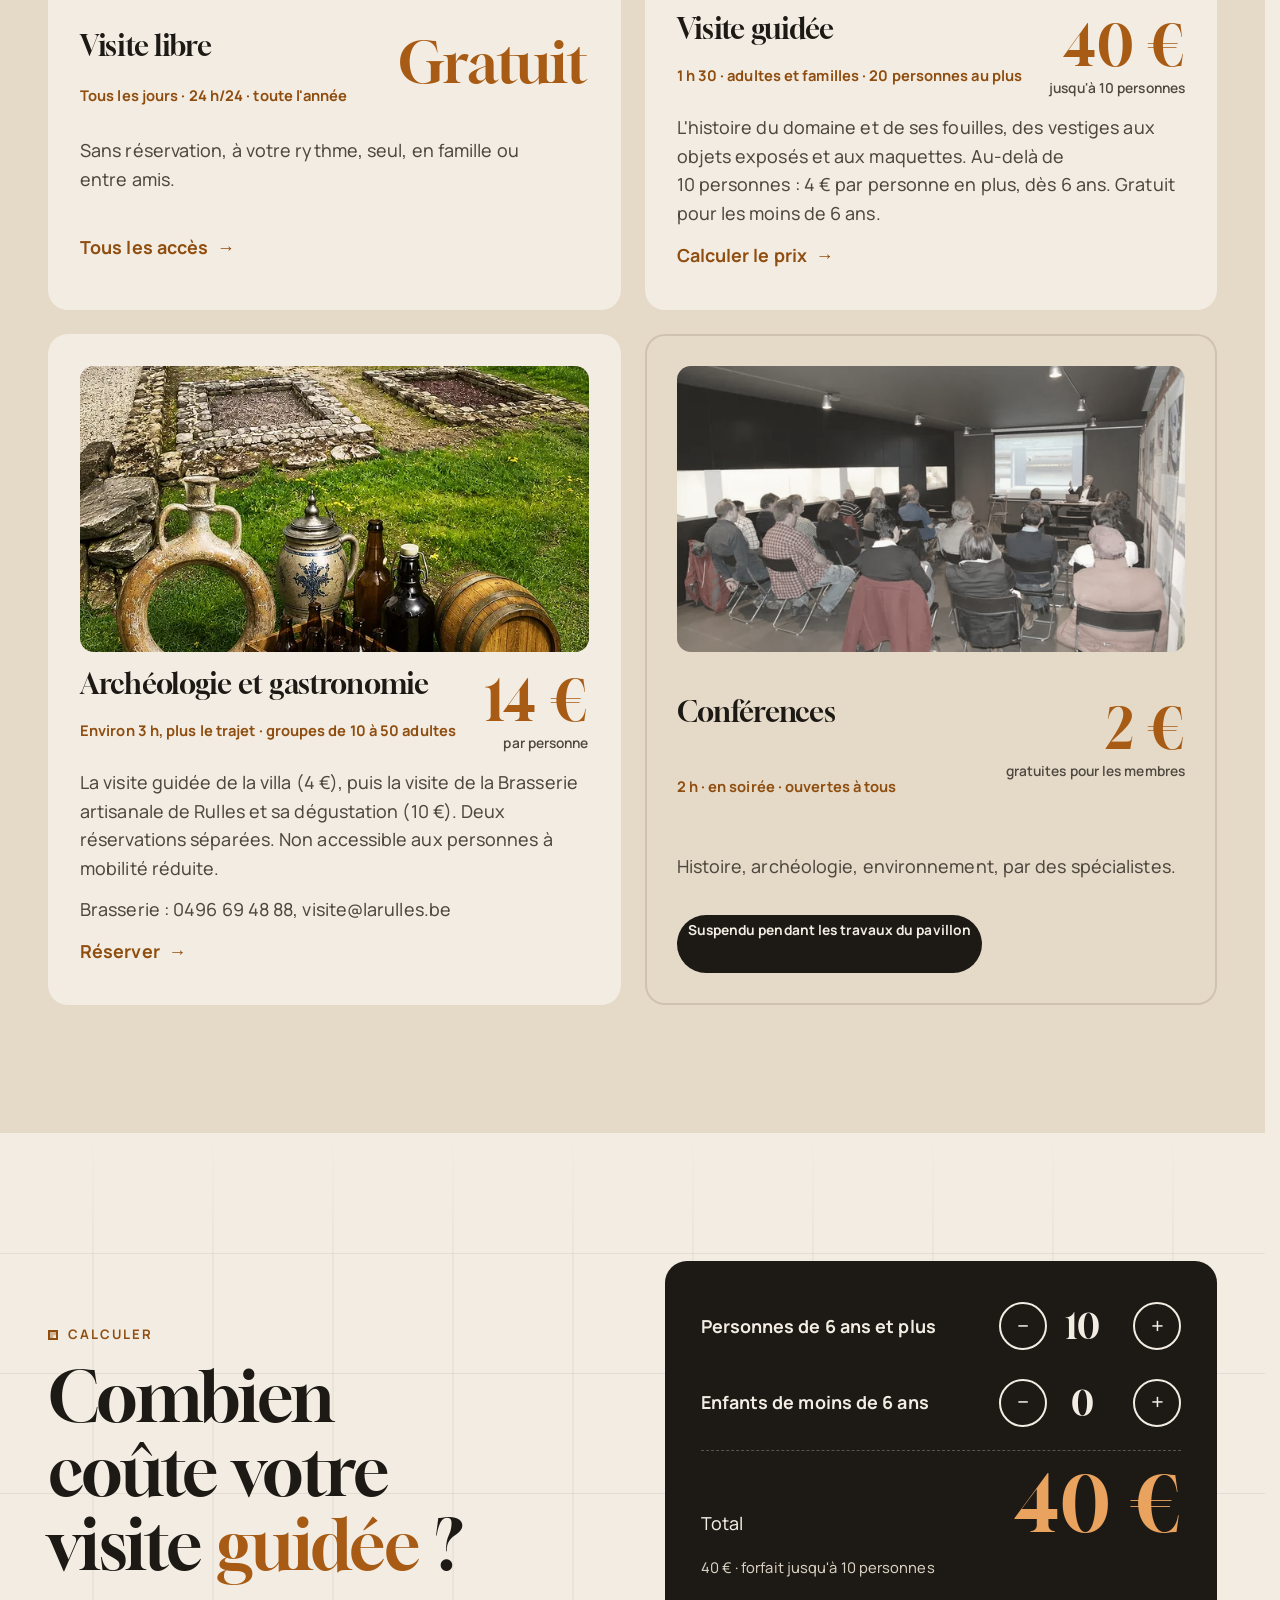
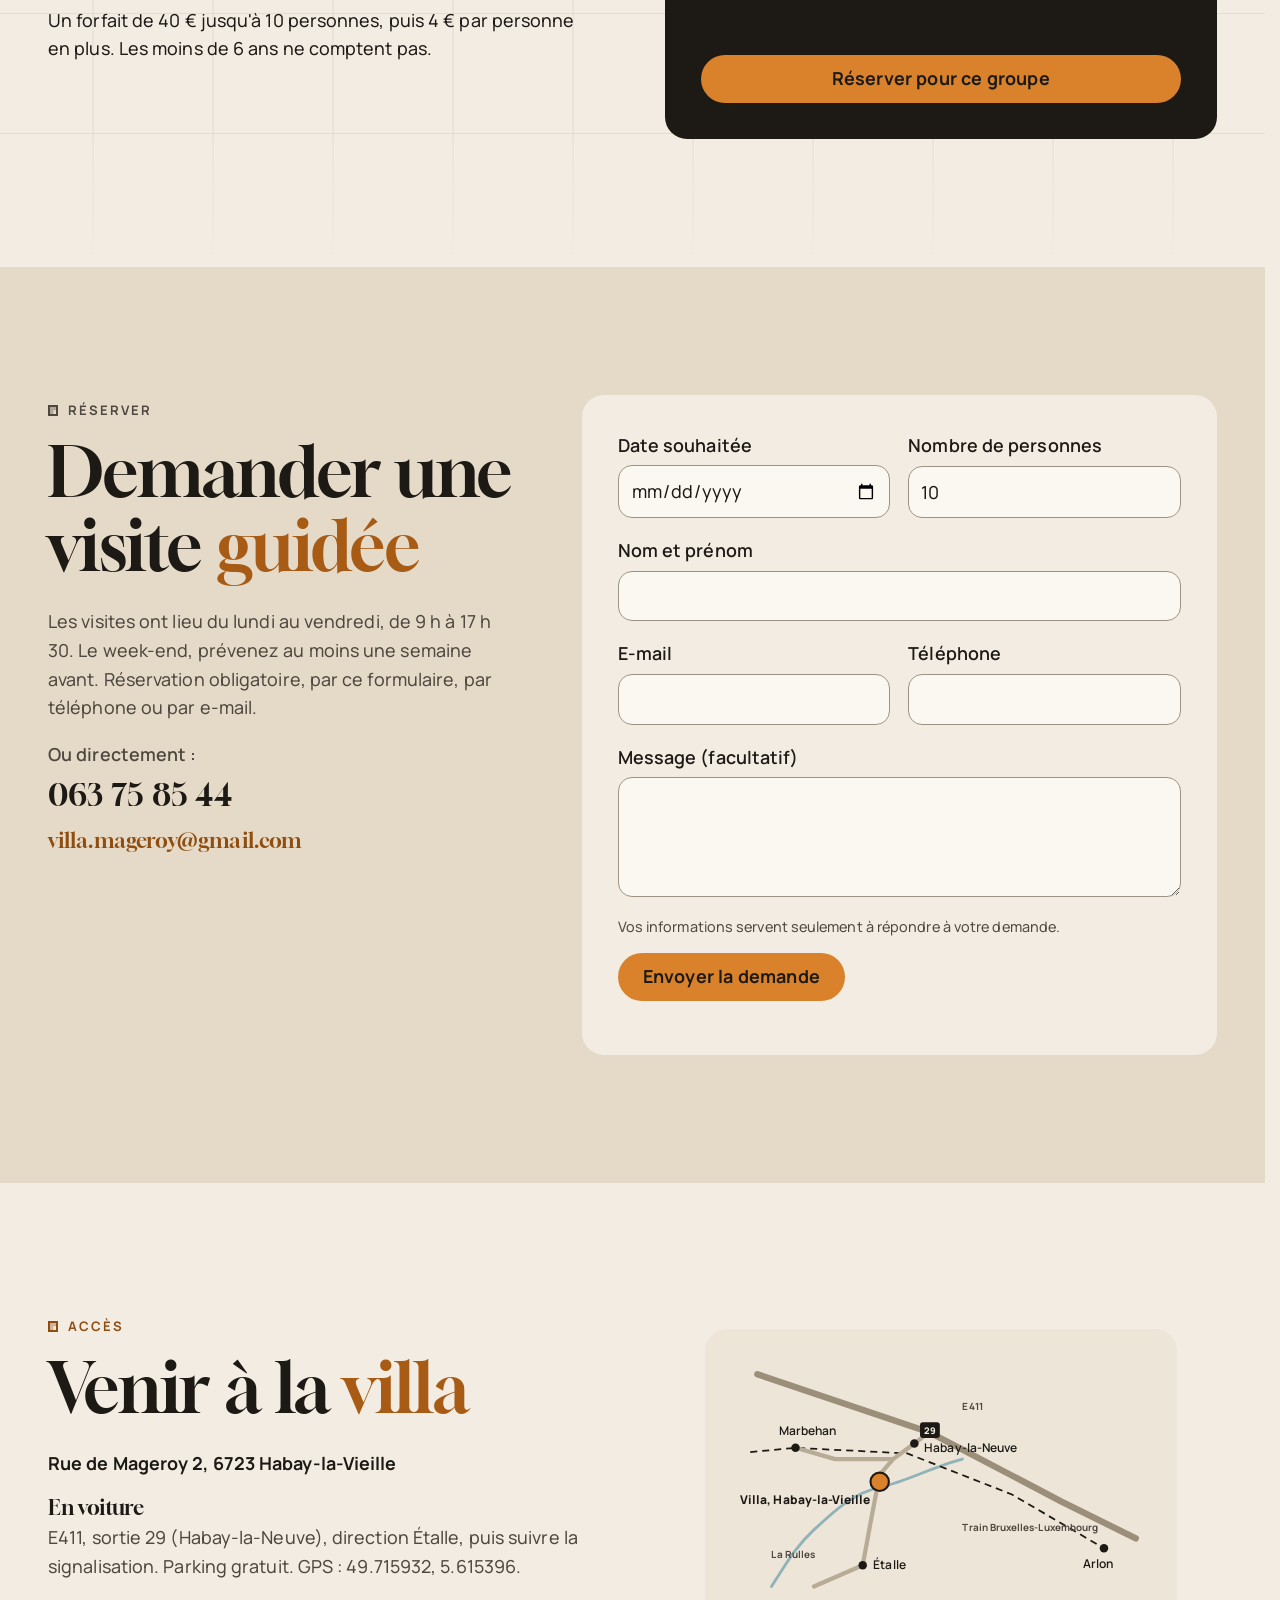
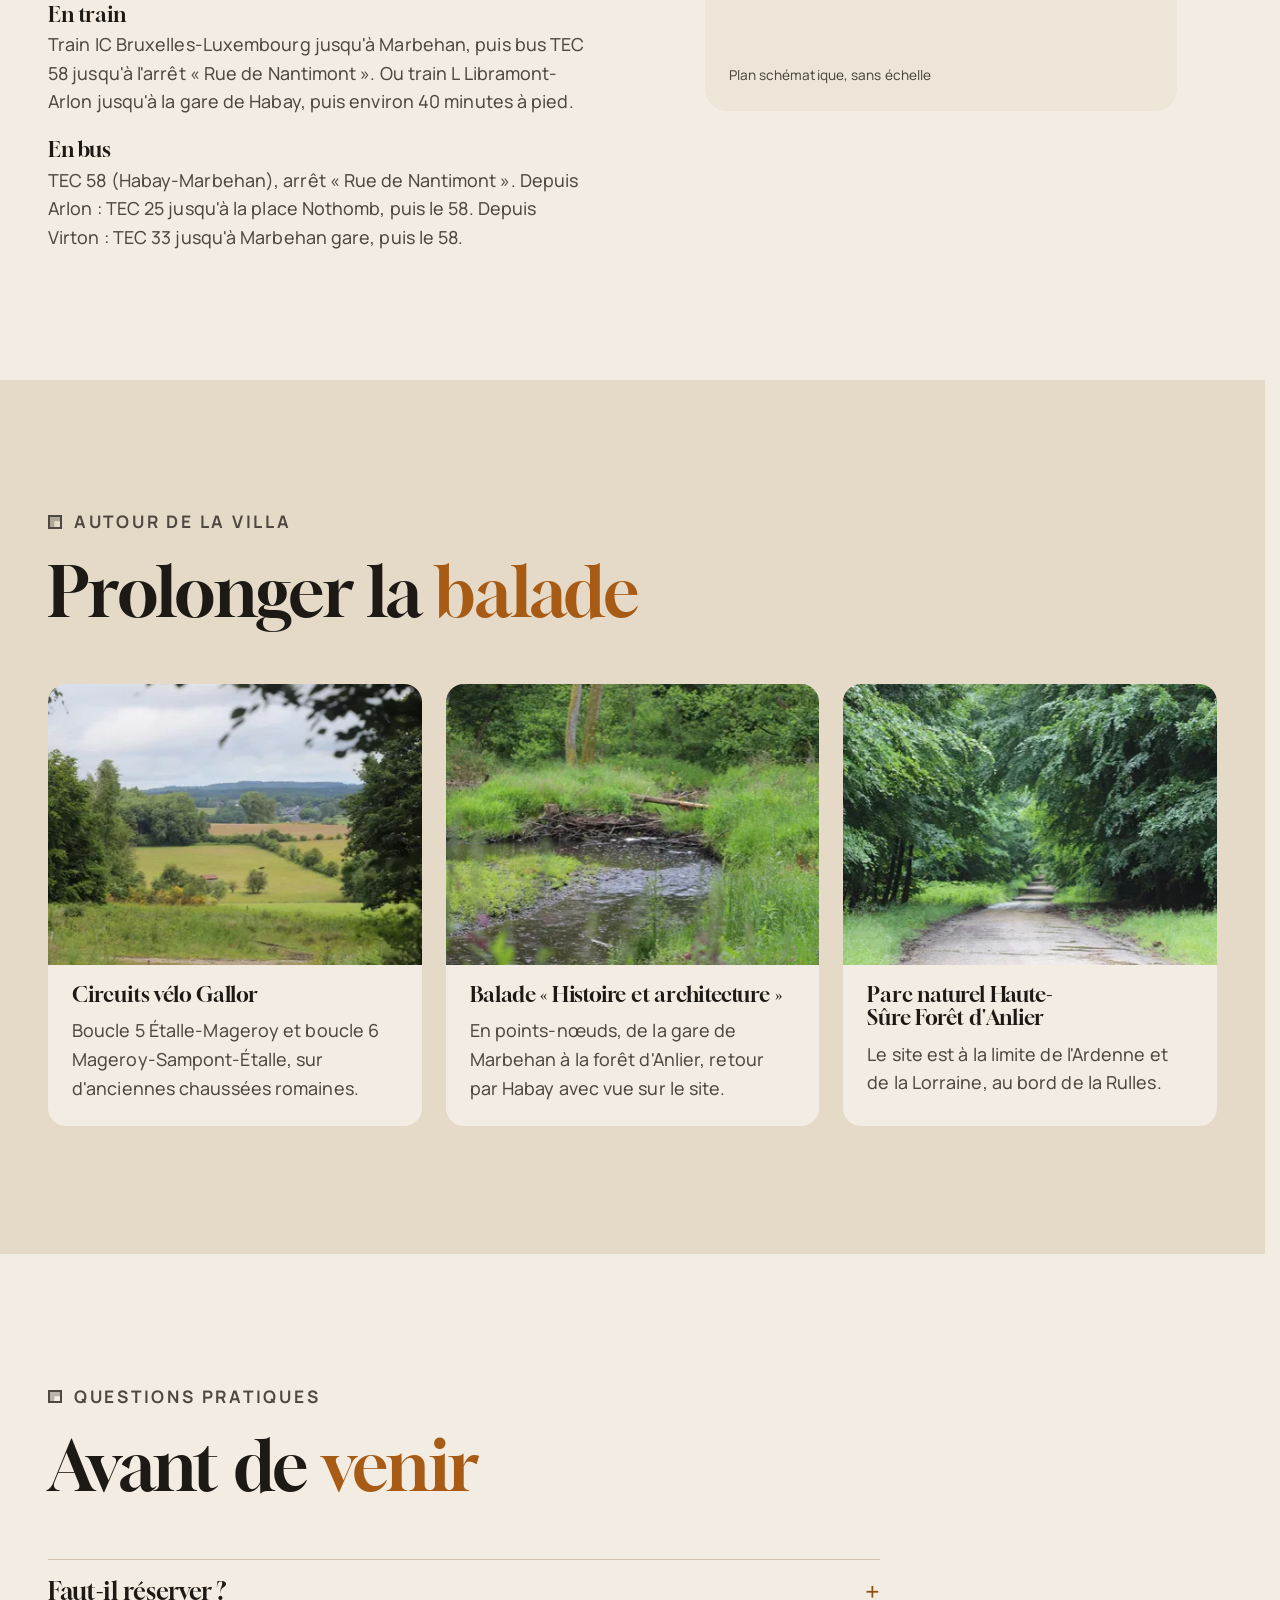
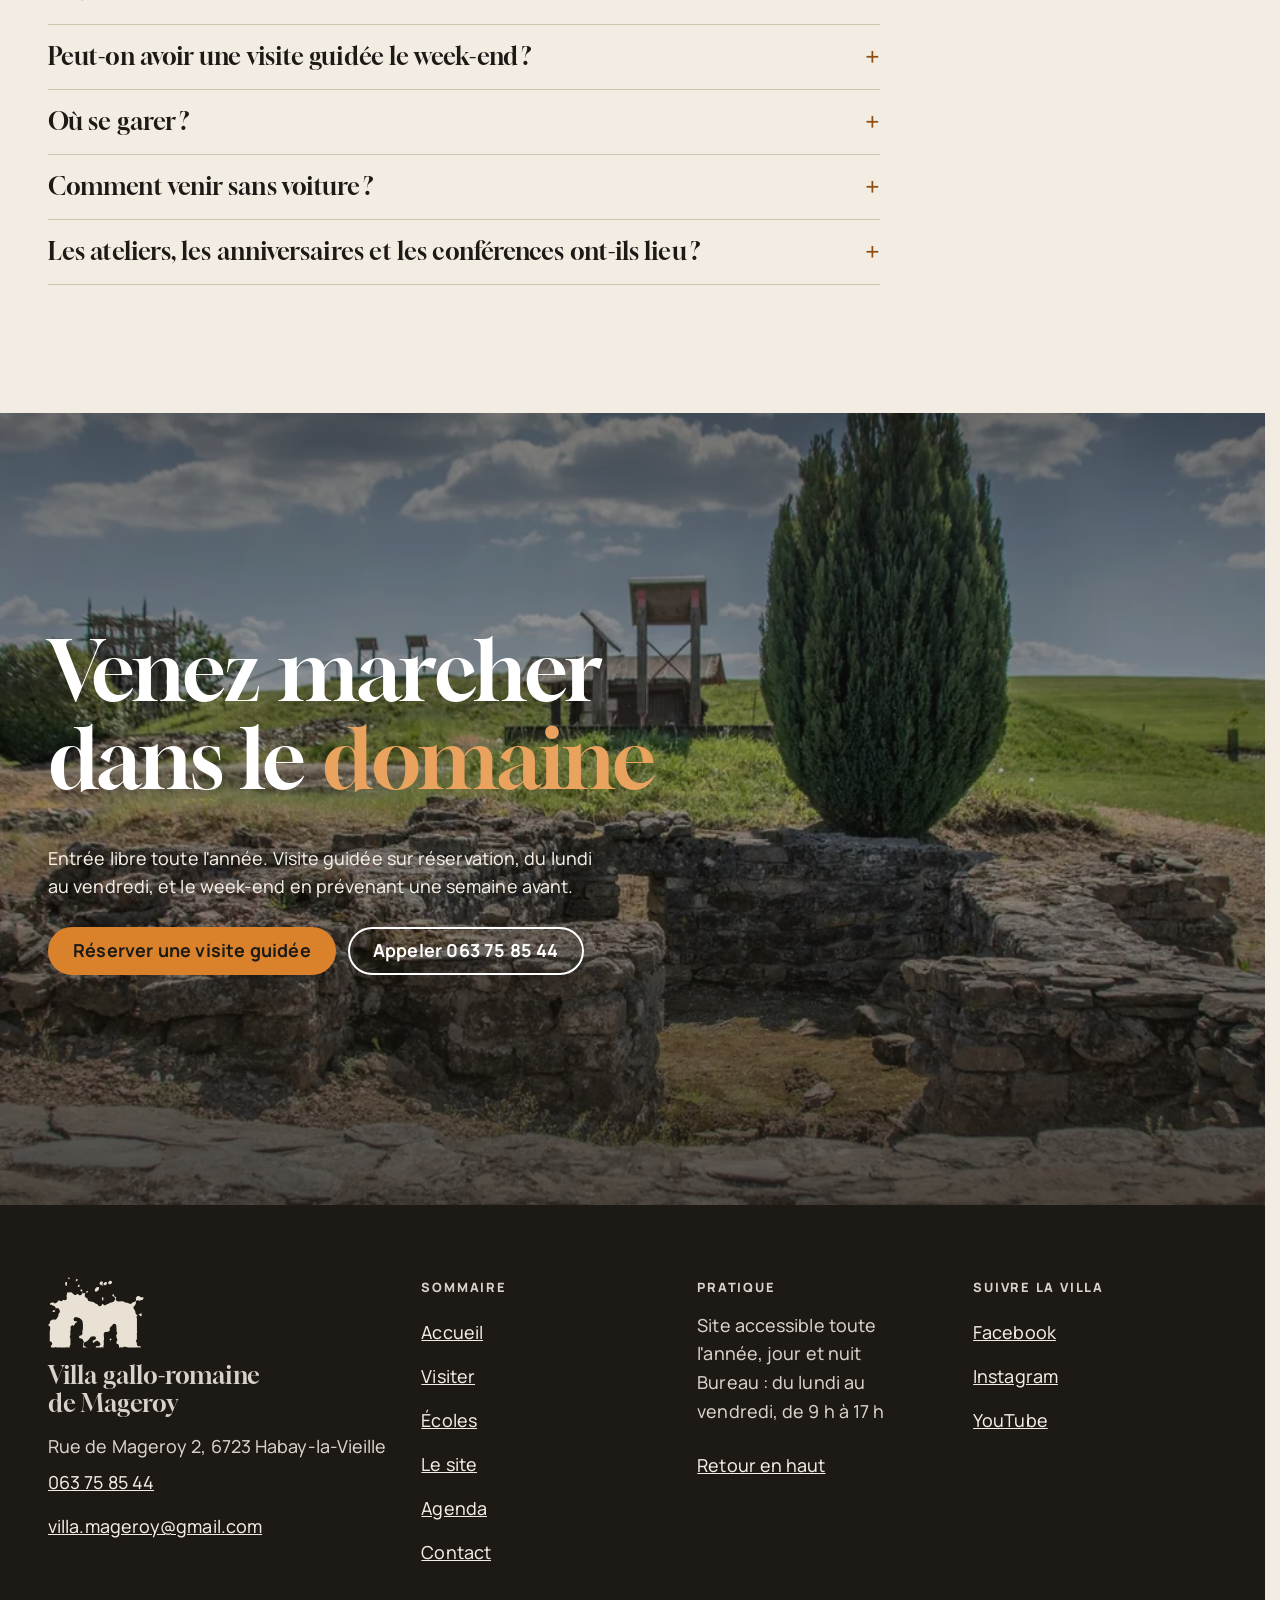
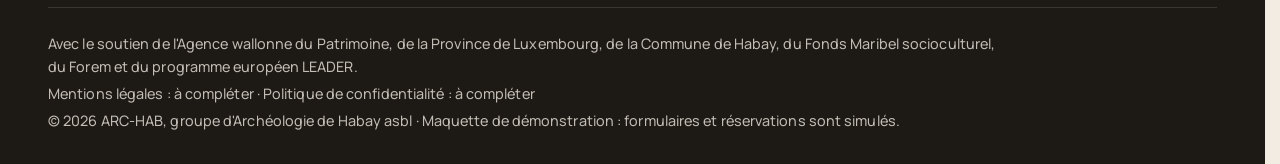
<file: visiter.html>
<!doctype html>
<html lang="fr" data-v="2">
<head>
<meta charset="utf-8">
<meta name="viewport" content="width=device-width, initial-scale=1, viewport-fit=cover">
<title>Visiter la villa de Mageroy : entrée libre, visites guidées, accès</title>
<meta name="description" content="Visite libre et gratuite 24 h/24, visite guidée d&#39;1 h 30 sur réservation, visite combinée avec la Brasserie de Rulles, accès en voiture, en train et en bus.">
<meta name="robots" content="noindex, nofollow">
<link rel="canonical" href="https://villa-mageroy-maquette.vercel.app/visiter">
<style>:root{--fond:#F2ECE2;--texte:#1D1A16;--voile-fond:#1D1A16;--ouverture-fond:#1D1A16;--menu-fond:#F2ECE2}:root { --entete-h: 72px; --barres-h: 0px; } html { background: var(--fond); color: var(--texte); scrollbar-gutter: stable; } body { margin: 0; background: var(--fond); } html.js:not(.secours):not([data-arrivee="retour"]) [data-anime] { opacity: 0; } html.js:not(.secours):not([data-arrivee="retour"]) [data-anime].vu { opacity: 1; } [data-voile] { position: fixed; inset: 0; z-index: 900; background: var(--voile-fond); transform: translateY(100%); visibility: hidden; pointer-events: none; } html[data-arrivee="voile"]:not(.voile-leve):not(.secours) [data-voile] { transform: none; visibility: visible; } html.secours [data-voile] { visibility: hidden !important; } .ouverture-panneau { position: fixed; inset: 0; z-index: 850; display: none; place-content: center; justify-items: center; background: var(--ouverture-fond, var(--voile-fond)); color: var(--fond); text-align: center; } html.js[data-arrivee="intro"]:not(.secours):not(.intro-finie) .ouverture-panneau { display: grid; } html.defilement-bloque, html.defilement-bloque body, html.js[data-arrivee="intro"]:not(.secours):not(.intro-finie), html.js[data-arrivee="intro"]:not(.secours):not(.intro-finie) body, html[data-arrivee="voile"]:not(.voile-leve):not(.secours), html[data-arrivee="voile"]:not(.voile-leve):not(.secours) body { overflow: hidden; } html.js[data-arrivee="intro"]:not(.secours):not(.intro-finie) { background-color: var(--ouverture-fond, var(--voile-fond)); } html[data-arrivee="voile"]:not(.voile-leve):not(.secours) { background-color: var(--voile-fond); }</style>
<script>(function () {
var d = document.documentElement, ss = null, ls = null;
try { ss = window.sessionStorage; ls = window.localStorage; } catch (e) {}
d.classList.add('js');
var nav = performance.getEntriesByType ? performance.getEntriesByType('navigation')[0] : null;
var type = nav ? nav.type : 'navigate';
var depart = null;
try { depart = JSON.parse(ss.getItem('socle:depart') || 'null'); ss.removeItem('socle:depart'); } catch (e) {}
if (depart && !(Date.now() - depart.t < 15000)) depart = null;
var mode = type === 'back_forward' ? 'retour' : type === 'reload' ? 'intro' : depart ? 'voile' : 'intro';
d.setAttribute('data-arrivee', mode);
if (mode === 'voile' && depart.couleur) d.style.setProperty('--voile-fond', depart.couleur);
if (type === 'reload' && 'scrollRestoration' in history) {
history.scrollRestoration = 'manual';
}
try {
var choisie = ls && ls.getItem('socle:langue');
var langue = (d.lang || '').slice(0, 2);
if (choisie && choisie !== langue && type === 'navigate' && !depart) {
var alt = document.querySelector('link[rel="alternate"][hreflang="' + choisie + '"]');
if (alt) location.replace(new URL(alt.href).pathname + location.search + location.hash);
}
} catch (e) {}
setTimeout(function () { if (!d.classList.contains('demarre')) d.classList.add('secours'); }, 2000);
})();</script>
<link rel="preload" href="/assets/fonts/gloock-400.woff2" as="font" type="font/woff2" crossorigin>
<link rel="preload" href="/assets/fonts/manrope-variable.woff2" as="font" type="font/woff2" crossorigin>
<link rel="stylesheet" href="/assets/css/socle.css?v=2">
<link rel="stylesheet" href="/assets/css/site.css?v=2">
<link rel="modulepreload" href="/assets/js/site.js?v=2">
<link rel="modulepreload" href="/assets/js/socle/index.js?v=2">
<script src="/assets/vendor/gsap.min.js" defer></script>
<script src="/assets/vendor/ScrollTrigger.min.js" defer></script>
<script src="/assets/vendor/SplitText.min.js" defer></script>
<script type="module" src="/assets/js/site.js?v=2"></script>
<meta name="theme-color" content="#F2ECE2">
<link rel="icon" href="/assets/images/favicon.svg" type="image/svg+xml">
<link rel="apple-touch-icon" href="/assets/images/apple-touch-icon.png">
<meta property="og:type" content="website">
<meta property="og:site_name" content="Villa de Mageroy">
<meta property="og:locale" content="fr_FR">
<meta property="og:title" content="Visiter la villa de Mageroy : entrée libre, visites guidées, accès">
<meta property="og:description" content="Visite libre et gratuite 24 h/24, visite guidée d&#39;1 h 30 sur réservation, visite combinée avec la Brasserie de Rulles, accès en voiture, en train et en bus.">
<meta property="og:url" content="https://villa-mageroy-maquette.vercel.app/visiter">
<meta property="og:image" content="https://villa-mageroy-maquette.vercel.app/assets/partage/visiter-fr.jpg">
<meta property="og:image:width" content="1200">
<meta property="og:image:height" content="630">
<meta property="og:image:alt" content="Les vestiges de la villa et le pavillon d&#39;accueil sous un ciel bleu">
<meta name="twitter:card" content="summary_large_image">
<script type="application/ld+json">{"@context":"https://schema.org","@type":"TouristAttraction","name":"Villa gallo-romaine de Mageroy","description":"Site archéologique d'un domaine agricole gallo-romain occupé du Ier au IVe siècle, fouillé par l'asbl ARC-HAB. Accès libre toute l'année.","isAccessibleForFree":true,"publicAccess":true,"openingHours":"Mo-Su 00:00-23:59","address":{"@type":"PostalAddress","streetAddress":"Rue de Mageroy 2","postalCode":"6723","addressLocality":"Habay-la-Vieille","addressCountry":"BE"},"geo":{"@type":"GeoCoordinates","latitude":49.715932,"longitude":5.615396},"telephone":"+32 63 75 85 44","email":"villa.mageroy@gmail.com","sameAs":["https://www.facebook.com/villagalloromainedemageroy/","https://instagram.com/villamageroy","https://www.youtube.com/@villademageroyahabaylaviei9904"],"organizer":{"@type":"NGO","name":"ARC-HAB, groupe d'Archéologie de Habay asbl","address":{"@type":"PostalAddress","streetAddress":"Rue d'Hoffschmidt 13","postalCode":"6720","addressLocality":"Habay-la-Neuve","addressCountry":"BE"}}}</script>
</head>
<body id="haut">
<div data-voile data-forme="carroyage" aria-hidden="true"><div class="voile-carres" aria-hidden="true"></div><div class="voile-contenu"><img src="/assets/images/logo-clair.svg" alt="" width="76" height="56"><span data-voile-libelle>Visiter</span></div></div>
<div class="ouverture-panneau" data-ouverture aria-hidden="true">
  <svg class="intro-m" viewBox="0 0 884 655" aria-hidden="true" data-ouverture-objet><path class="intro-m-corps" d="M834 647 L836 650 L852 650 L855 642 L850 640 L838 641ZM839 646 L842 644 L850 645 L848 647ZM446 636 L440 648 L442 650 L456 649 L457 639ZM446 646 L449 641 L452 641 L454 643 L452 646 L448 647ZM710 614 L697 624 L697 633 L702 638 L709 640 L715 638 L718 634 L717 620 L719 618ZM74 617 L86 618 L93 623 L97 621 L86 611 L83 611ZM747 596 L740 600 L732 608 L727 623 L731 631 L739 630 L750 636 L757 636 L770 629 L770 624 L764 618 L758 619 L755 616 L755 612 L758 607 L757 599 L755 596ZM786 587 L783 588 L767 606 L768 610 L772 611 L777 617 L780 628 L780 638 L784 644 L790 640 L792 623 L795 618 L796 601ZM702 588 L702 596 L706 600 L713 599 L724 604 L723 598 L711 587 L705 586ZM776 564 L773 565 L775 572 L774 581 L770 590 L764 594 L764 596 L778 581 L784 579 L789 580 L783 570ZM130 514 L130 524 L134 529 L153 531 L163 537 L179 537 L172 531 L172 528 L176 523 L158 524 L137 518 L131 513ZM409 487 L401 493 L401 515 L412 528 L416 536 L421 521 L420 509 L422 501 L426 496 L430 495 L428 492ZM135 489 L121 497 L117 496 L109 487 L102 488 L94 495 L77 494 L76 496 L80 497 L93 495 L101 499 L106 497 L126 498ZM100 444 L100 446 L120 448 L155 476 L172 466 L179 456 L179 454 L172 448 L160 442 L154 442 L133 451 L127 450 L123 444 L103 440ZM267 410 L265 408 L254 409 L251 413 L251 421 L256 422 L267 419ZM255 416 L258 412 L262 412 L264 414 L263 416 L260 417ZM853 336 L844 341 L837 348 L837 351 L844 354 L853 362 L858 363 L862 360 L863 339 L860 336ZM854 340 L858 340 L860 343 L859 356 L857 358 L844 349 L848 344ZM280 205 L272 205 L264 209 L258 215 L255 231 L259 239 L262 239 L267 233 L271 232 L282 217 L282 208ZM838 183 L834 182 L822 189 L817 198 L817 203 L819 205 L826 206 L831 202 L839 190ZM617 182 L613 188 L619 198 L624 198 L629 188 L625 184 L620 184ZM809 198 L812 213 L817 215 L833 213 L834 216 L839 218 L851 215 L854 212 L866 212 L872 209 L878 202 L879 189 L873 185 L863 187 L857 186 L850 193 L848 193 L848 183 L839 175 L831 175 L822 179 L815 185ZM876 193 L875 198 L872 201 L871 200 L873 196 L872 193 L868 193 L860 197 L859 204 L867 206 L862 209 L850 209 L849 211 L840 214 L837 212 L837 209 L844 203 L850 204 L850 198 L854 196 L859 190 L872 189ZM844 186 L844 196 L845 197 L835 210 L827 211 L816 210 L814 208 L813 199 L818 189 L823 184 L831 179 L835 178ZM271 165 L266 173 L266 177 L269 181 L271 190 L274 191 L281 184 L281 179 L278 171 L273 165ZM604 158 L600 158 L593 163 L592 171 L596 177 L602 178 L609 173 L608 161ZM603 163 L605 165 L605 170 L600 174 L596 170 L596 167 L600 163ZM332 159 L326 159 L298 181 L290 191 L290 199 L297 203 L302 201 L316 185 L326 179 L331 173 L333 167ZM18 244 L18 254 L21 257 L36 257 L44 251 L48 254 L43 255 L42 262 L45 265 L55 267 L57 259 L65 262 L59 266 L59 270 L69 279 L75 278 L78 288 L87 287 L97 290 L102 295 L109 314 L109 324 L95 346 L96 360 L100 369 L98 370 L91 368 L86 373 L79 387 L79 395 L81 398 L78 400 L67 401 L60 393 L54 391 L46 392 L37 396 L19 408 L17 434 L16 435 L12 432 L4 438 L4 445 L12 451 L16 448 L18 449 L18 459 L20 462 L20 483 L16 501 L16 516 L18 521 L16 526 L16 592 L30 598 L38 609 L38 621 L25 639 L26 644 L33 650 L60 650 L62 648 L53 643 L64 639 L81 640 L80 649 L82 650 L99 649 L99 640 L115 640 L115 649 L117 650 L161 650 L168 648 L176 650 L198 650 L200 648 L199 637 L207 624 L207 573 L206 565 L203 559 L194 552 L194 544 L203 543 L206 538 L207 511 L205 503 L209 483 L208 460 L210 457 L210 442 L213 440 L223 439 L225 446 L237 449 L244 441 L249 430 L249 427 L242 423 L247 416 L239 414 L232 408 L229 402 L230 396 L244 375 L244 365 L258 371 L290 378 L309 394 L317 407 L322 439 L321 482 L316 500 L316 527 L322 537 L316 544 L307 538 L291 543 L287 548 L286 557 L288 562 L296 566 L308 567 L315 560 L321 562 L320 577 L322 583 L326 587 L336 588 L337 592 L329 596 L329 601 L324 611 L323 650 L370 650 L365 648 L352 648 L340 641 L337 641 L332 646 L330 637 L331 632 L329 629 L329 612 L337 601 L355 594 L381 572 L388 558 L392 554 L391 543 L406 542 L407 548 L412 550 L420 547 L425 539 L427 540 L428 547 L435 551 L444 547 L448 553 L448 559 L441 564 L441 569 L433 580 L418 584 L416 586 L410 600 L416 606 L420 606 L426 600 L445 589 L453 581 L461 582 L460 591 L478 606 L482 618 L489 620 L489 631 L482 641 L474 636 L460 639 L459 649 L488 650 L490 648 L483 642 L495 640 L496 643 L502 648 L512 650 L510 645 L510 637 L514 626 L513 587 L517 571 L515 565 L516 556 L513 533 L511 532 L513 531 L516 511 L526 507 L538 505 L553 505 L562 501 L570 491 L568 472 L571 466 L590 448 L596 439 L604 433 L607 424 L618 424 L625 426 L626 440 L629 445 L632 504 L635 511 L644 517 L643 521 L637 522 L634 529 L628 536 L632 564 L638 578 L645 583 L644 587 L637 588 L632 594 L631 609 L634 617 L643 618 L654 614 L658 618 L661 624 L661 630 L654 634 L655 650 L662 649 L662 642 L666 640 L676 644 L678 649 L686 650 L688 648 L688 638 L696 645 L722 644 L726 639 L735 639 L736 640 L732 647 L734 650 L757 650 L759 648 L753 648 L752 645 L764 642 L765 649 L768 650 L820 649 L814 638 L814 631 L819 626 L818 609 L812 594 L804 593 L804 578 L814 579 L820 572 L818 553 L821 539 L817 532 L818 517 L821 512 L821 505 L819 501 L819 384 L816 375 L817 356 L815 348 L808 338 L806 324 L796 299 L790 291 L786 280 L780 275 L790 272 L799 264 L809 246 L808 229 L802 227 L783 233 L768 245 L766 254 L764 255 L756 247 L752 247 L730 237 L710 235 L700 228 L687 224 L676 223 L644 225 L629 221 L629 216 L624 203 L619 203 L611 221 L604 228 L585 235 L570 237 L562 244 L546 250 L535 258 L528 260 L520 268 L509 266 L507 264 L511 262 L512 256 L508 251 L501 249 L496 253 L494 259 L495 264 L501 266 L500 269 L491 276 L479 277 L473 269 L468 267 L451 250 L440 247 L433 240 L422 233 L388 224 L377 223 L369 218 L361 217 L358 211 L365 208 L364 196 L358 195 L348 188 L340 188 L336 191 L333 186 L339 177 L339 163 L342 154 L339 150 L333 151 L322 149 L315 154 L308 163 L300 168 L297 168 L290 174 L287 168 L274 157 L268 157 L259 164 L255 174 L245 174 L241 164 L223 145 L218 142 L210 141 L190 144 L185 143 L178 146 L174 154 L171 181 L174 199 L181 205 L181 208 L173 219 L161 222 L158 216 L139 210 L132 219 L132 222 L136 226 L135 229 L115 231 L111 221 L103 217 L94 217 L90 226 L96 231 L85 232 L76 239 L77 249 L51 249 L50 248 L54 244 L54 240 L48 235 L34 236ZM480 646 L472 647 L469 645 L468 647 L465 647 L463 643 L473 640ZM658 637 L663 635 L665 632 L675 633 L684 638 L684 645 L682 646 L680 641 L671 637 L661 638ZM82 602 L87 602 L99 610 L103 614 L106 621 L106 625 L97 632 L97 635 L95 637 L94 646 L85 645 L85 640 L88 637 L88 630 L84 626 L69 626 L66 623 L65 614 L76 605ZM40 600 L43 602 L46 608 L46 621 L60 629 L61 635 L59 637 L53 636 L47 633 L45 630 L39 629 L41 625 L41 605 L39 602ZM169 596 L176 596 L181 600 L181 610 L178 613 L174 614 L170 613 L165 606 L165 601ZM165 574 L172 574 L178 580 L178 585 L172 594 L168 594 L164 592 L156 585 L157 581ZM493 560 L498 569 L504 575 L504 577 L500 586 L496 590 L495 606 L493 613 L490 616 L487 616 L485 614 L485 611 L481 602 L476 597 L477 596 L482 597 L487 604 L488 588 L494 579 L489 570 L487 576 L484 579 L476 583 L473 586 L468 586 L467 591 L464 588 L465 582 L471 576 L478 573 L486 561ZM460 562 L461 571 L455 578 L449 578 L441 586 L435 589 L434 588 L428 591 L427 588 L424 587 L437 583 L441 579 L444 573 L444 568 L450 564 L452 560 L458 560ZM115 560 L123 561 L129 569 L135 563 L139 563 L147 568 L146 577 L136 582 L138 585 L145 588 L145 594 L143 598 L141 599 L138 598 L133 593 L131 588 L126 587 L119 594 L119 601 L124 602 L128 606 L132 614 L134 614 L136 617 L136 630 L131 637 L132 644 L139 642 L146 642 L151 640 L146 619 L148 613 L152 611 L156 613 L162 613 L168 618 L181 618 L184 620 L186 625 L190 629 L197 628 L198 630 L196 633 L196 645 L194 647 L193 640 L185 640 L184 646 L164 645 L163 646 L133 646 L131 647 L119 645 L119 640 L121 637 L121 633 L124 625 L122 621 L114 615 L110 606 L102 600 L102 592 L105 589 L115 587 L115 584 L110 577 L110 567ZM84 557 L89 557 L94 560 L94 567 L90 572 L85 572 L80 567 L80 562ZM737 547 L742 547 L747 551 L751 558 L751 563 L749 565 L739 564 L733 560 L733 552ZM816 544 L815 549 L816 569 L811 574 L801 574 L800 580 L794 583 L801 593 L801 597 L808 597 L811 602 L804 603 L804 611 L807 614 L806 618 L812 620 L813 619 L812 614 L814 612 L815 613 L816 622 L811 627 L811 642 L813 645 L812 646 L801 646 L800 645 L805 641 L806 629 L802 627 L800 628 L799 631 L800 636 L799 644 L801 646 L800 647 L769 646 L768 641 L772 638 L769 640 L760 639 L756 641 L749 641 L748 647 L738 647 L737 646 L739 642 L743 641 L739 639 L739 636 L722 636 L718 641 L711 642 L698 641 L692 635 L689 634 L689 621 L692 616 L691 612 L682 610 L677 611 L675 608 L677 596 L668 598 L665 601 L663 607 L658 611 L648 611 L642 614 L638 614 L634 605 L635 598 L641 591 L648 590 L649 588 L652 589 L648 583 L648 579 L641 574 L642 570 L652 575 L657 580 L658 584 L665 590 L669 586 L676 586 L676 575 L679 570 L683 566 L693 562 L698 562 L707 565 L717 571 L724 579 L729 581 L733 572 L747 574 L750 576 L752 583 L756 587 L758 586 L761 587 L767 576 L765 570 L765 562 L770 556 L779 555 L789 564 L794 572 L798 567 L807 566 L812 570 L811 566 L812 551 L815 543ZM633 543 L636 544 L637 555 L635 558 L632 546ZM302 543 L307 543 L317 549 L316 556 L311 557 L306 563 L299 562 L306 557 L309 551 L303 547 L303 545 L301 544ZM88 537 L91 534 L97 534 L103 540 L103 545 L97 548 L92 547 L89 543ZM447 534 L448 539 L444 544 L439 544 L436 546 L432 544 L430 541 L430 539 L433 536 L439 533ZM36 532 L38 532 L43 536 L43 541 L40 544 L35 544 L30 539 L30 537ZM781 531 L785 531 L788 535 L789 543 L785 547 L780 546 L776 538 L777 534ZM483 531 L483 537 L479 542 L476 542 L472 539 L468 539 L465 542 L462 550 L459 550 L452 543 L451 538 L455 532 L463 525 L472 525ZM99 523 L101 521 L110 522 L117 532 L117 537 L114 539 L108 539 L102 535 L98 529ZM453 504 L456 506 L456 511 L447 530 L445 531 L433 516 L440 506 L445 504ZM547 499 L550 501 L549 502 L534 502 L513 507 L510 527 L508 528 L507 531 L498 532 L507 534 L510 537 L512 552 L513 574 L510 583 L511 622 L507 633 L507 644 L506 645 L499 639 L505 634 L508 624 L508 608 L506 597 L507 585 L510 576 L510 569 L508 563 L509 559 L508 542 L501 542 L493 539 L488 535 L487 531 L488 528 L494 523 L508 523 L508 502 L509 501 L528 501 L536 499ZM42 495 L48 496 L61 503 L61 506 L55 511 L56 514 L66 517 L79 514 L91 514 L93 518 L92 523 L90 525 L85 526 L87 529 L86 536 L81 539 L75 546 L72 546 L69 543 L68 528 L67 526 L63 524 L57 543 L54 546 L51 546 L49 544 L47 533 L40 521 L36 517 L36 506ZM407 479 L414 479 L431 484 L435 487 L439 494 L438 500 L435 503 L430 504 L428 512 L429 523 L426 535 L421 536 L417 543 L412 545 L410 544 L410 539 L407 537 L404 531 L395 523 L393 518 L394 509 L392 502 L393 499 L392 491 L399 483ZM57 467 L62 466 L65 467 L69 471 L66 479 L60 480 L52 475ZM753 461 L759 463 L763 468 L763 473 L760 477 L751 476 L748 473 L748 465ZM567 461 L568 463 L565 468 L565 485 L563 486 L561 483 L560 477 L561 468ZM762 460 L768 455 L774 456 L778 460 L779 465 L778 470 L773 472 L766 471 L761 464ZM75 451 L81 452 L85 456 L85 468 L82 472 L78 472 L75 470 L71 463 L71 456 L72 453ZM43 443 L51 441 L55 445 L56 452 L52 457 L48 457 L42 453ZM8 441 L12 438 L16 438 L18 440 L18 444 L11 445ZM91 442 L93 437 L100 431 L108 431 L126 435 L131 437 L133 439 L133 442 L150 434 L159 433 L171 437 L179 442 L184 447 L186 446 L190 451 L185 463 L174 475 L171 476 L164 482 L155 485 L145 480 L117 456 L93 454 L91 451ZM238 425 L244 430 L239 440 L235 444 L231 444 L227 440 L227 435 L235 426ZM227 409 L236 418 L230 422 L224 429 L222 429 L219 425 L219 418 L221 413 L225 409ZM574 348 L584 345 L590 349 L593 355 L592 359 L593 370 L597 371 L602 376 L604 376 L607 380 L622 391 L626 396 L629 402 L629 405 L635 416 L637 467 L638 468 L640 503 L658 514 L668 524 L671 525 L677 531 L682 540 L688 537 L695 537 L703 540 L709 540 L716 547 L717 550 L715 552 L710 553 L698 544 L688 545 L682 551 L674 551 L667 547 L663 543 L662 539 L654 533 L644 531 L641 534 L637 533 L642 524 L652 524 L660 527 L655 522 L647 517 L647 513 L638 507 L635 500 L632 441 L629 436 L628 422 L625 421 L625 417 L621 410 L619 403 L614 396 L607 392 L592 379 L584 375 L572 375 L564 378 L572 384 L579 397 L584 397 L581 393 L581 386 L589 384 L593 386 L592 388 L593 393 L588 396 L603 397 L606 400 L606 407 L600 412 L604 420 L601 429 L593 435 L591 432 L595 429 L595 423 L591 417 L589 410 L591 405 L587 405 L583 407 L575 406 L570 401 L566 392 L556 384 L553 378 L555 373 L571 365 L571 352ZM752 340 L755 338 L763 339 L768 344 L769 350 L766 353 L762 354 L753 352 L750 348ZM443 335 L449 335 L453 340 L453 347 L448 352 L443 352 L439 349 L439 339ZM231 329 L235 332 L237 336 L238 346 L244 355 L258 359 L272 367 L288 369 L297 373 L300 377 L304 379 L305 381 L307 381 L317 391 L324 401 L328 421 L328 431 L330 443 L328 484 L323 505 L325 523 L331 531 L340 521 L344 520 L348 525 L348 529 L345 536 L338 543 L331 546 L331 569 L329 579 L335 576 L342 551 L346 548 L355 546 L356 532 L359 529 L362 529 L369 534 L368 549 L374 555 L378 553 L384 544 L387 546 L388 551 L385 554 L379 565 L373 564 L368 561 L361 553 L349 556 L342 581 L339 584 L330 584 L325 579 L324 575 L325 559 L323 558 L323 544 L326 539 L325 531 L320 525 L320 509 L319 508 L320 498 L324 486 L325 435 L320 403 L312 390 L294 375 L290 373 L262 368 L258 365 L249 362 L240 362 L241 371 L237 375 L233 385 L227 392 L226 401 L220 409 L213 423 L210 436 L207 438 L207 453 L205 456 L206 479 L202 499 L203 534 L199 540 L190 541 L186 540 L191 550 L191 556 L200 563 L203 569 L204 614 L202 615 L200 610 L191 610 L187 606 L190 597 L201 596 L200 569 L185 557 L180 546 L161 545 L151 539 L126 535 L122 526 L123 508 L121 505 L108 505 L103 508 L99 508 L94 504 L75 505 L70 503 L67 500 L67 495 L75 484 L78 484 L83 487 L91 487 L92 486 L89 484 L90 479 L98 481 L110 478 L113 479 L120 487 L132 481 L138 481 L150 488 L147 492 L141 495 L133 502 L140 510 L160 516 L174 514 L179 515 L186 520 L186 524 L182 529 L190 533 L200 535 L201 514 L199 511 L193 508 L188 503 L188 499 L190 497 L199 496 L202 490 L201 436 L202 426 L204 423 L205 417 L210 406 L235 374 L233 367 L228 366 L220 357 L220 351 L224 345 L223 338 L224 334 L228 329ZM497 321 L505 322 L509 329 L508 333 L502 339 L498 339 L491 330 L491 325ZM682 325 L685 321 L691 320 L697 324 L698 329 L691 334 L687 334 L683 331ZM652 317 L655 319 L657 323 L656 333 L650 341 L642 341 L637 337 L636 330 L644 319 L648 317ZM639 307 L642 313 L628 328 L623 328 L618 322 L618 317 L620 313 L626 307 L629 306ZM732 303 L740 303 L743 306 L744 313 L741 318 L734 319 L729 314 L728 307ZM157 281 L164 287 L166 293 L166 309 L164 313 L158 319 L151 320 L144 317 L140 313 L138 307 L138 297 L144 285 L152 281ZM626 279 L631 279 L636 283 L636 285 L632 290 L626 291 L623 288 L622 283ZM737 278 L741 275 L749 274 L753 277 L755 280 L755 283 L750 288 L741 288 L736 283ZM610 271 L617 272 L619 275 L618 282 L615 285 L611 285 L606 282 L606 275ZM686 277 L688 274 L695 270 L699 269 L709 270 L714 275 L715 282 L712 286 L708 288 L690 288 L686 284ZM564 269 L575 269 L578 273 L578 282 L572 288 L567 289 L562 285 L561 272ZM252 265 L256 265 L261 271 L260 276 L256 280 L252 280 L247 276 L247 271ZM64 268 L68 266 L69 263 L76 263 L81 268 L81 272 L78 275 L72 275ZM652 261 L654 260 L660 261 L663 268 L667 269 L670 272 L671 279 L667 284 L660 285 L655 281 L654 275 L649 266ZM119 263 L124 259 L128 258 L133 259 L138 263 L147 260 L153 264 L153 268 L138 277 L134 277 L129 270 L126 271 L120 270ZM52 256 L53 261 L49 262 L46 259 L51 258ZM502 254 L504 254 L507 259 L504 260 L503 262 L500 262 L499 257ZM677 254 L680 253 L684 254 L693 262 L693 267 L690 271 L683 272 L675 266 L674 258ZM49 242 L46 248 L40 248 L34 253 L23 253 L21 250 L21 248 L26 244 L38 239 L46 239ZM186 232 L191 233 L194 237 L193 243 L190 246 L185 245 L183 242 L183 236ZM337 195 L344 191 L350 196 L360 199 L361 205 L357 207 L353 204 L345 205 L341 204 L337 200ZM21 414 L28 407 L50 395 L56 396 L63 404 L67 405 L69 413 L74 414 L86 402 L82 391 L89 377 L93 373 L102 373 L105 376 L110 378 L103 370 L103 364 L99 356 L99 348 L112 328 L112 310 L108 297 L105 291 L101 287 L97 285 L80 283 L79 280 L80 277 L87 275 L95 276 L98 271 L97 259 L92 255 L85 252 L81 248 L80 242 L89 235 L99 235 L100 233 L99 226 L96 224 L98 220 L104 222 L110 227 L111 234 L137 233 L139 232 L138 219 L141 215 L154 219 L156 221 L156 224 L161 226 L159 230 L153 233 L168 233 L176 225 L176 223 L181 218 L184 210 L186 209 L184 206 L184 201 L177 195 L177 188 L174 177 L176 172 L177 158 L182 149 L187 147 L194 147 L201 145 L214 145 L219 148 L231 161 L230 163 L215 149 L197 150 L182 156 L179 171 L179 183 L181 192 L198 208 L215 207 L223 203 L233 195 L236 188 L237 179 L231 167 L232 163 L238 168 L241 177 L245 178 L245 187 L243 195 L235 205 L238 208 L238 214 L234 219 L226 219 L224 217 L225 211 L217 215 L201 217 L197 216 L198 222 L207 222 L215 224 L230 244 L234 246 L241 253 L251 243 L247 236 L247 222 L249 214 L257 203 L266 199 L264 196 L262 187 L257 179 L259 177 L262 168 L270 161 L272 161 L284 172 L285 176 L289 178 L294 177 L301 171 L308 169 L323 154 L325 153 L336 154 L337 155 L336 173 L330 181 L330 186 L320 193 L303 211 L298 212 L290 209 L291 219 L283 230 L290 230 L308 222 L314 223 L344 222 L346 217 L349 214 L354 214 L357 220 L365 221 L373 226 L384 227 L418 236 L421 239 L429 243 L436 250 L447 253 L464 270 L469 272 L475 280 L480 280 L493 300 L505 288 L516 285 L520 280 L521 273 L532 263 L539 261 L550 253 L558 251 L566 247 L574 240 L589 238 L608 231 L614 225 L621 210 L625 218 L625 224 L640 228 L683 227 L696 231 L706 238 L726 240 L748 250 L752 250 L760 258 L766 259 L769 258 L771 249 L781 240 L791 234 L804 232 L806 234 L806 242 L802 248 L801 247 L803 241 L801 237 L795 237 L788 239 L779 246 L775 261 L780 265 L787 263 L790 264 L786 269 L777 271 L777 279 L783 284 L787 295 L793 303 L803 328 L805 342 L813 355 L813 379 L816 388 L816 505 L817 506 L817 510 L815 513 L814 536 L817 543 L816 544 L807 537 L807 530 L811 524 L810 516 L815 509 L813 503 L812 385 L807 372 L807 354 L801 340 L799 324 L795 317 L791 305 L780 291 L779 288 L771 281 L764 272 L760 265 L745 251 L728 244 L708 244 L700 253 L696 253 L691 249 L689 245 L689 234 L690 233 L683 231 L668 232 L670 237 L676 243 L676 246 L672 249 L665 250 L660 249 L655 244 L655 234 L656 233 L654 231 L646 232 L650 239 L650 245 L640 254 L637 254 L630 246 L629 236 L632 232 L631 231 L627 231 L623 236 L618 238 L614 238 L609 234 L592 241 L576 244 L569 250 L553 257 L547 258 L531 272 L527 286 L520 293 L511 295 L506 298 L497 309 L490 309 L487 307 L472 283 L448 257 L444 257 L437 254 L417 239 L363 227 L359 227 L357 232 L346 232 L342 230 L341 231 L307 231 L299 236 L290 239 L283 239 L282 244 L278 251 L271 253 L261 253 L256 251 L251 255 L247 261 L235 260 L230 254 L224 250 L210 232 L203 230 L198 231 L191 229 L186 232 L183 231 L174 240 L170 242 L167 241 L118 241 L117 242 L115 241 L92 241 L87 242 L90 245 L100 250 L104 254 L107 265 L106 276 L110 278 L115 278 L120 281 L119 289 L116 292 L109 293 L112 298 L117 314 L118 325 L104 347 L104 351 L109 363 L119 375 L119 382 L114 386 L106 386 L100 384 L96 380 L93 379 L89 389 L96 397 L96 404 L89 414 L78 423 L68 424 L60 418 L61 416 L57 405 L52 400 L49 400 L32 409 L27 414 L28 470 L27 471 L27 485 L23 503 L23 512 L30 515 L32 523 L27 529 L23 530 L23 588 L33 591 L36 594 L35 596 L28 592 L22 591 L19 588 L19 530 L21 523 L23 521 L21 520 L19 512 L19 505 L23 487 L23 458 L21 455 L21 445 L18 442 L18 439 L20 438ZM367 131 L363 128 L359 128 L353 135 L350 142 L351 145 L365 143 L369 137ZM362 133 L364 137 L361 140 L357 140 L356 139 L357 137ZM303 114 L299 121 L299 128 L310 133 L314 133 L315 121 L313 116ZM307 118 L311 122 L312 125 L311 128 L303 125Z" fill-rule="evenodd"/><g class="intro-m-pierres"><path class="pierre" d="M469 94 L467 93 L450 94 L444 96 L440 100 L431 117 L431 126 L432 130 L435 133 L444 135 L448 134 L457 127 L460 126 L466 120 L468 116 L468 110 L471 104 L471 97Z" style="--px:452;--py:114"/><path class="pierre" d="M582 37 L573 34 L567 36 L560 42 L554 54 L555 59 L560 65 L564 67 L574 67 L579 64 L586 57 L590 51 L589 44Z" style="--px:572;--py:51"/><path class="pierre" d="M485 42 L479 48 L475 58 L475 62 L477 66 L487 75 L491 75 L495 72 L497 72 L498 77 L500 79 L504 80 L509 73 L507 71 L503 70 L499 71 L498 68 L505 57 L506 53 L505 47 L498 41Z" style="--px:492;--py:61"/><path class="pierre" d="M537 47 L529 45 L517 52 L512 57 L511 60 L512 70 L521 75 L528 75 L537 70 L540 67 L543 59 L542 52Z" style="--px:528;--py:60"/><path class="pierre" d="M168 46 L164 47 L160 51 L158 61 L158 70 L167 82 L171 82 L174 79 L173 77 L173 70 L175 64 L174 54 L176 49 L174 47Z" style="--px:168;--py:64"/><path class="pierre" d="M502 185 L498 189 L497 210 L500 214 L504 216 L508 216 L508 212 L510 207 L510 192 L505 186Z" style="--px:504;--py:201"/><path class="pierre" d="M66 311 L61 307 L51 306 L44 311 L42 316 L42 320 L48 324 L58 322 L66 314Z" style="--px:54;--py:316"/><path class="pierre" d="M272 20 L264 19 L258 22 L256 29 L257 38 L260 40 L263 40 L267 35 L274 31Z" style="--px:266;--py:30"/><path class="pierre" d="M289 71 L281 72 L280 76 L277 79 L274 88 L275 92 L283 92 L288 89 L292 78 L292 74Z" style="--px:284;--py:82"/><path class="pierre" d="M654 639 L655 650 L660 650 L660 640 L664 638 L669 638 L678 642 L681 645 L680 650 L686 650 L685 641 L682 638 L674 634 L662 633 L657 635Z" style="--px:670;--py:642"/><path class="pierre" d="M580 568 L573 570 L569 573 L568 577 L569 578 L569 583 L572 585 L579 584 L584 579 L584 575Z" style="--px:576;--py:577"/><path class="pierre" d="M189 5 L186 8 L184 14 L196 21 L199 14 L198 6 L193 4Z" style="--px:192;--py:13"/><path class="pierre" d="M856 568 L850 570 L847 573 L846 577 L851 583 L855 583 L859 581 L860 574 L859 570Z" style="--px:854;--py:576"/><path class="pierre" d="M862 262 L856 259 L849 262 L848 266 L849 272 L852 273 L859 271 L862 266Z" style="--px:856;--py:266"/><path class="pierre" d="M249 482 L244 485 L245 494 L248 496 L253 496 L256 492 L256 485 L252 482Z" style="--px:250;--py:490"/><path class="pierre" d="M836 287 L836 294 L837 295 L846 296 L850 294 L850 291 L847 285 L840 284Z" style="--px:844;--py:290"/><path class="pierre" d="M162 114 L157 120 L157 122 L162 125 L166 126 L169 125 L172 121 L172 118 L168 114Z" style="--px:165;--py:120"/><path class="pierre" d="M287 46 L280 49 L280 57 L281 58 L288 59 L291 57 L293 52Z" style="--px:287;--py:53"/><path class="pierre" d="M97 148 L96 154 L98 156 L108 156 L109 152 L107 147 L100 146Z" style="--px:103;--py:152"/><path class="pierre" d="M526 143 L523 146 L522 153 L530 155 L532 153 L533 147 L532 144Z" style="--px:528;--py:150"/><path class="pierre" d="M395 647 L395 650 L417 650 L418 649 L417 646 L411 647 L410 646 L398 645Z" style="--px:407;--py:648"/></g></svg>
  <p class="ouverture-nom">Villa romaine de Mageroy</p>
</div>
<a class="evitement" href="#contenu">Aller au contenu</a>
<header data-entete>
  <div class="entete-rangee">
    <a class="entete-logo" href="/" data-libelle="Accueil">
      <img src="/assets/images/logo.svg" alt="" width="48" height="36"><span>Villa de Mageroy</span>
    </a>
    <nav data-nav aria-label="Navigation principale">
      <ul><li><a href="/visiter" data-libelle="Visiter" aria-current="page">Visiter</a></li><li><a href="/ecoles" data-libelle="Écoles">Écoles</a></li><li><a href="/le-site" data-libelle="Le site">Le site</a></li><li><a href="/agenda" data-libelle="Agenda">Agenda</a></li><li><a href="/contact" data-libelle="Contact">Contact</a></li></ul>
    </nav>
    <div class="entete-actions">
      <a class="bouton" href="/visiter#reserver" data-libelle="Visiter"><span class="masque-etroit">Réserver une visite</span><span class="seul-etroit">Réserver</span></a>
      <button type="button" data-menu-bouton aria-controls="menu" aria-expanded="false" data-libelle-ouvrir="Menu" data-libelle-fermer="Fermer"><span data-libelle-bouton>Menu</span></button>
      <a class="menu-sansjs" href="#menu" data-menu-lien>Menu</a>
    </div>
  </div>
</header>
<script>/* Avant le premier affichage : rangées de la navigation (même règle que ajusterNav dans assets/js/socle/entete.js)
   et hauteur réelle de l'en-tête, pour que rien ne saute quand le JavaScript du site prend la main. */
(function () {
  var h = document.documentElement, u = document.querySelector('[data-nav] ul'), e = document.querySelector('[data-entete]');
  if (u) {
    var deborde = function () { return u.scrollWidth > u.clientWidth + 1; }, c = deborde();
    if (c && window.matchMedia('(min-width: 900px)').matches) {
      h.classList.add('nav-deux-rangees'); c = deborde();
      if (c) { h.classList.add('nav-deux-lignes'); var a = u.querySelector('a'); c = !a || u.getBoundingClientRect().height > a.getBoundingClientRect().height * 2.5; }
      if (c) h.classList.remove('nav-deux-rangees', 'nav-deux-lignes');
    }
    if (c) h.classList.add('nav-compacte');
  }
  if (e) h.style.setProperty('--entete-h', Math.round(e.getBoundingClientRect().height) + 'px');
})();</script>
<span id="menu-ferme" aria-hidden="true"></span>
<div id="menu" data-menu role="dialog" aria-modal="true" aria-label="Menu">
  <p class="menu-sansjs-fermer"><a href="#menu-ferme">Fermer</a></p>
  <ul><li style="--i:0"><a href="/" class="menu-lien" data-libelle="Accueil">Accueil</a></li><li style="--i:1"><a href="/visiter" class="menu-lien" data-libelle="Visiter" aria-current="page">Visiter</a></li><li style="--i:2"><a href="/ecoles" class="menu-lien" data-libelle="Écoles">Écoles</a></li><li style="--i:3"><a href="/le-site" class="menu-lien" data-libelle="Le site">Le site</a></li><li style="--i:4"><a href="/agenda" class="menu-lien" data-libelle="Agenda">Agenda</a></li><li style="--i:5"><a href="/contact" class="menu-lien" data-libelle="Contact">Contact</a></li></ul>
  <p><a class="bouton" href="tel:+3263758544">Appeler 063 75 85 44</a></p>
</div>
<main id="contenu" tabindex="-1">
<section class="tete-plein apercu" id="debut" style="--apercu:url([data-uri]);--apercu-mobile:url([data-uri])">
  <figure class="media " data-fx="parallaxe" data-fx-force="6" style="--cadrage:45% 50%">
  <picture><source media="(max-width: 760px) and (orientation: portrait)" srcset="/assets/images/visiter-vestiges-pavillon-mobile-640.webp 640w, /assets/images/visiter-vestiges-pavillon-mobile-1080.webp 1080w" sizes="100vw">
    <img src="/assets/images/visiter-vestiges-pavillon-1280.webp" srcset="/assets/images/visiter-vestiges-pavillon-640.webp 640w, /assets/images/visiter-vestiges-pavillon-1280.webp 1280w, /assets/images/visiter-vestiges-pavillon-1920.webp 1920w" sizes="100vw" alt="Les fondations de la villa au premier plan, deux cyprès et le pavillon d&#39;accueil au fond sous un ciel bleu" width="1280" height="720" fetchpriority="high" loading="eager" decoding="async">
  </picture>
</figure>
  <div class="tete-plein-contenu">
    <div>
      <p class="surtitre tete-anime">Visiter</p>
      <h1 class="titre-page" data-anime="gsap"><span class="ligne"><span>Entrée libre, jour et nuit</span></span></h1>
      <p class="tete-intro tete-anime masque-ecran-tres-bas">Les vestiges de la villa, le jardin gallo-romain et l&#39;étang se découvrent librement. Pour tout comprendre, réservez une visite guidée.</p>
      <p class="tete-actions tete-anime">
        <a class="bouton" href="#reserver" data-action-principale data-survol="magnetique">Réserver une visite guidée</a>
        <span class="info-cle" data-info-cle>Accessible maintenant · entrée libre</span>
      </p>
    </div>
    <p class="prix-geant tete-anime" data-iris-centre data-effet="prix-geant"><strong data-prix>0 €</strong><span>la visite libre, tous les jours, 24 h/24, toute l&#39;année</span></p>
  </div>
</section>
<section class="section bande-sable" id="formules">
  <div class="conteneur">
    <div class="section-tete"><p class="surtitre">Formules et tarifs</p><h2 data-anime="lignes">Quatre façons de <span class="mot">découvrir</span> la villa</h2></div>
    <ul class="formules" data-anime="cascade">
      <li class="formule">
    <figure class="media formule-photo" data-fx="vitesse" style="--cadrage:50% 62%">
  <picture>
    <img src="/assets/images/carte-visite-libre-784.webp" srcset="/assets/images/carte-visite-libre-480.webp 480w, /assets/images/carte-visite-libre-640.webp 640w, /assets/images/carte-visite-libre-784.webp 784w" sizes="(max-width: 860px) 92vw, 46vw" alt="" width="784" height="1045" loading="lazy" decoding="async">
  </picture>
</figure>
    <h3>Visite libre</h3>
    <p class="formule-prix"><strong data-prix>Gratuit</strong></p>
    <p class="formule-infos">Tous les jours · 24 h/24 · toute l&#39;année</p>
    <p>Sans réservation, à votre rythme, seul, en famille ou entre amis.</p>
    <a class="lien-fleche" href="#acces">Tous les accès</a>
  </li>
      <li class="formule">
    <figure class="media formule-photo" data-fx="vitesse" style="--cadrage:50% 40%">
  <picture>
    <img src="/assets/images/visiter-guide-960.webp" srcset="/assets/images/visiter-guide-480.webp 480w, /assets/images/visiter-guide-640.webp 640w, /assets/images/visiter-guide-960.webp 960w" sizes="(max-width: 860px) 92vw, 46vw" alt="" width="960" height="720" loading="lazy" decoding="async">
  </picture>
</figure>
    <h3>Visite guidée</h3>
    <p class="formule-prix"><strong data-prix>40 €</strong><span>jusqu&#39;à 10 personnes</span></p>
    <p class="formule-infos">1 h 30 · adultes et familles · 20 personnes au plus</p>
    <p>L&#39;histoire du domaine et de ses fouilles, des vestiges aux objets exposés et aux maquettes. Au-delà de 10 personnes : 4 € par personne en plus, dès 6 ans. Gratuit pour les moins de 6 ans.</p>
    <a class="lien-fleche" href="#calcul">Calculer le prix</a>
  </li>
      <li class="formule">
    <figure class="media formule-photo" data-fx="vitesse" style="--cadrage:50% 60%">
  <picture>
    <img src="/assets/images/visiter-combinee-960.webp" srcset="/assets/images/visiter-combinee-480.webp 480w, /assets/images/visiter-combinee-640.webp 640w, /assets/images/visiter-combinee-960.webp 960w" sizes="(max-width: 860px) 92vw, 46vw" alt="" width="960" height="1200" loading="lazy" decoding="async">
  </picture>
</figure>
    <h3>Archéologie et gastronomie</h3>
    <p class="formule-prix"><strong data-prix>14 €</strong><span>par personne</span></p>
    <p class="formule-infos">Environ 3 h, plus le trajet · groupes de 10 à 50 adultes</p>
    <p>La visite guidée de la villa (4 €), puis la visite de la Brasserie artisanale de Rulles et sa dégustation (10 €). Deux réservations séparées. Non accessible aux personnes à mobilité réduite.</p>
    <p>Brasserie : 0496 69 48 88, visite@larulles.be</p>
    <a class="lien-fleche" href="#reserver">Réserver<span class="visuellement-cache"> : Archéologie et gastronomie</span></a>
  </li>
      <li class="formule formule--suspendue">
    <figure class="media formule-photo" data-fx="vitesse" style="--cadrage:50% 50%">
  <picture>
    <img src="/assets/images/visiter-conference-800.webp" srcset="/assets/images/visiter-conference-480.webp 480w, /assets/images/visiter-conference-640.webp 640w, /assets/images/visiter-conference-800.webp 800w" sizes="(max-width: 860px) 92vw, 46vw" alt="" width="800" height="533" loading="lazy" decoding="async">
  </picture>
</figure>
    <h3>Conférences</h3>
    <p class="formule-prix"><strong data-prix>2 €</strong><span>gratuites pour les membres</span></p>
    <p class="formule-infos">2 h · en soirée · ouvertes à tous</p>
    <p>Histoire, archéologie, environnement, par des spécialistes.</p>
    <span class="formule-statut">Suspendu pendant les travaux du pavillon</span>
  </li>
    </ul>
  </div>
</section>
<section class="section cordeaux" id="calcul">
  <div class="conteneur calcul">
    <div>
      <p class="surtitre">Calculer</p>
      <h2 class="titre-section" data-anime="lignes">Combien coûte votre visite <span class="mot">guidée</span> ?</h2>
      <p data-anime>Un forfait de 40 € jusqu&#39;à 10 personnes, puis 4 € par personne en plus. Les moins de 6 ans ne comptent pas.</p>
    </div>
    <div class="calcul-outil sur-charbon" data-calculateur data-anime>
      <div class="compteur-ligne">
        <label for="calc-personnes">Personnes de 6 ans et plus</label>
        <span class="pas"><button type="button" data-pas="-1" data-cible="calc-personnes" aria-label="Une personne de moins">−</button><input id="calc-personnes" type="number" inputmode="numeric" min="1" max="20" value="10" data-calc-personnes><button type="button" data-pas="1" data-cible="calc-personnes" aria-label="Une personne de plus">+</button></span>
      </div>
      <div class="compteur-ligne">
        <label for="calc-petits">Enfants de moins de 6 ans</label>
        <span class="pas"><button type="button" data-pas="-1" data-cible="calc-petits" aria-label="Un enfant de moins">−</button><input id="calc-petits" type="number" inputmode="numeric" min="0" max="20" value="0" data-calc-petits><button type="button" data-pas="1" data-cible="calc-petits" aria-label="Un enfant de plus">+</button></span>
      </div>
      <div class="calcul-total" aria-live="polite">
        <span>Total</span>
        <strong data-calc-total data-prix>40 €</strong>
      </div>
      <p class="calcul-detail" data-calc-detail data-forfait="forfait jusqu&#39;à 10 personnes" data-sup="personnes en plus × 4 €">40 € · forfait jusqu&#39;à 10 personnes</p>
      <p class="calcul-max" data-calc-max data-texte="20 personnes au plus par visite guidée."></p>
      <a class="bouton" href="#reserver" data-calc-lien>Réserver pour ce groupe</a>
    </div>
  </div>
</section>
<section class="section bande-sable" id="reserver">
  <div class="conteneur formulaire-grille">
    <div class="formulaire-cote">
      <p class="surtitre">Réserver</p>
      <h2 class="titre-section" data-anime="lignes">Demander une visite <span class="mot">guidée</span></h2>
      <p data-anime>Les visites ont lieu du lundi au vendredi, de 9 h à 17 h 30. Le week-end, prévenez au moins une semaine avant. Réservation obligatoire, par ce formulaire, par téléphone ou par e-mail.</p>
      <p class="joindre-court" data-anime>Ou directement :<br><a href="tel:+3263758544">063 75 85 44</a><br><a href="mailto:villa.mageroy@gmail.com">villa.mageroy@gmail.com</a></p>
    </div>
    <form class="formulaire" data-formulaire action="#" novalidate data-anime>
      <div class="champ"><label for="r-date">Date souhaitée</label><input id="r-date" name="date" type="date" required></div>
      <div class="champ"><label for="r-personnes">Nombre de personnes</label><input id="r-personnes" name="personnes" type="number" min="1" max="50" value="10" required></div>
      <div class="champ champ--large"><label for="r-nom">Nom et prénom</label><input id="r-nom" name="nom" autocomplete="name" required></div>
      <div class="champ"><label for="r-email">E-mail</label><input id="r-email" name="email" type="email" autocomplete="email" required></div>
      <div class="champ"><label for="r-tel">Téléphone</label><input id="r-tel" name="telephone" type="tel" autocomplete="tel"></div>
      <div class="champ champ--large"><label for="r-message">Message (facultatif)</label><textarea id="r-message" name="message"></textarea></div>
      <p class="mention-donnees">Vos informations servent seulement à répondre à votre demande.</p>
      <p data-message-envoi tabindex="-1" hidden data-texte="Demande simulée : rien n&#39;a été envoyé. Sur le site final, elle partira vers l&#39;équipe de la villa."></p>
      <p class="formulaire-pied"><button class="bouton" type="submit">Envoyer la demande</button></p>
    </form>
  </div>
</section>
<section class="section" id="acces">
  <div class="conteneur acces-grille">
    <div>
      <p class="surtitre">Accès</p>
      <h2 class="titre-section" data-anime="lignes">Venir à la <span class="mot">villa</span></h2>
      <p data-anime><strong>Rue de Mageroy 2, 6723 Habay-la-Vieille</strong></p>
      <div class="acces-liste" data-anime="cascade">
        <div><h3>En voiture</h3><p>E411, sortie 29 (Habay-la-Neuve), direction Étalle, puis suivre la signalisation. Parking gratuit. GPS : 49.715932, 5.615396.</p></div>
        <div><h3>En train</h3><p>Train IC Bruxelles-Luxembourg jusqu&#39;à Marbehan, puis bus TEC 58 jusqu&#39;à l&#39;arrêt « Rue de Nantimont ». Ou train L Libramont-Arlon jusqu&#39;à la gare de Habay, puis environ 40 minutes à pied.</p></div>
        <div><h3>En bus</h3><p>TEC 58 (Habay-Marbehan), arrêt « Rue de Nantimont ». Depuis Arlon : TEC 25 jusqu&#39;à la place Nothomb, puis le 58. Depuis Virton : TEC 33 jusqu&#39;à Marbehan gare, puis le 58.</p></div>
      </div>
    </div>
    <figure class="plan-acces" data-visuel>
  <svg viewBox="0 0 600 430" data-fx="trace" role="img" aria-label="Plan schématique, sans échelle : la villa de Mageroy à Habay-la-Vieille, entre l'E411 (sortie 29), Marbehan et Étalle">
    <path class="riviere" d="M330 150 C 290 160, 250 182, 213 190 S 150 222, 120 250 S 80 300, 60 330"/>
    <path class="route route--autoroute" d="M40 30 L 283 112 L 470 210 L 575 262"/>
    <path class="rail" d="M30 140 L 94 134 L 252 142 L 400 200 L 530 276"/>
    <path class="route" d="M283 112 L 262 128 L 232 150 L 213 172 L 200 240 L 189 300"/>
    <path class="route" d="M94 134 L 150 150 L 232 150"/>
    <path class="route" d="M189 300 L 120 330"/>
    <path class="route route--trace" d="M283 112 L 262 128 L 232 150 L 213 172" data-fx-trait/>
    <circle class="ville" cx="262" cy="128" r="6"/><text x="276" y="140">Habay-la-Neuve</text>
    <circle class="ville" cx="94" cy="134" r="6"/><text x="70" y="116">Marbehan</text>
    <circle class="ville" cx="189" cy="300" r="6"/><text x="204" y="306">Étalle</text>
    <circle class="ville" cx="530" cy="276" r="6"/><text x="500" y="304">Arlon</text>
    <rect x="270" y="98" width="28" height="22" rx="4" fill="#1D1A16"/><text x="284" y="114" text-anchor="middle" style="fill:#F2ECE2;font-size:13px;font-weight:800">29</text>
    <text x="330" y="80" class="petit">E411</text>
    <text x="60" y="290" class="petit">La Rulles</text>
    <text x="330" y="252" class="petit">Train Bruxelles-Luxembourg</text>
    <circle class="site-pastille" cx="213" cy="182" r="13"/>
    <text x="200" y="214" text-anchor="end" style="font-weight:800">Villa, Habay-la-Vieille</text>
  </svg>
  <figcaption>Plan schématique, sans échelle</figcaption>
</figure>
  </div>
</section>
<section class="section bande-sable" id="autour">
  <div class="conteneur">
    <div class="section-tete"><p class="surtitre">Autour de la villa</p><h2 data-anime="lignes">Prolonger la <span class="mot">balade</span></h2></div>
    <ul class="autour" data-anime="cascade" data-visuel>
      <li><figure class="media " data-fx="zoom" style="--cadrage:50% 50%">
  <picture>
    <img src="/assets/images/autour-campagne-784.webp" srcset="/assets/images/autour-campagne-480.webp 480w, /assets/images/autour-campagne-640.webp 640w, /assets/images/autour-campagne-784.webp 784w" sizes="(max-width: 860px) 92vw, 30vw" alt="Champs et bois de la campagne autour de Habay, vus depuis un chemin" width="784" height="588" loading="lazy" decoding="async">
  </picture>
</figure><h3>Circuits vélo Gallor</h3><p>Boucle 5 Étalle-Mageroy et boucle 6 Mageroy-Sampont-Étalle, sur d&#39;anciennes chaussées romaines.</p></li><li><figure class="media " data-fx="zoom" style="--cadrage:50% 50%">
  <picture>
    <img src="/assets/images/autour-riviere-784.webp" srcset="/assets/images/autour-riviere-480.webp 480w, /assets/images/autour-riviere-640.webp 640w, /assets/images/autour-riviere-784.webp 784w" sizes="(max-width: 860px) 92vw, 30vw" alt="Un ruisseau entre les herbes hautes et les arbres, au printemps" width="784" height="588" loading="lazy" decoding="async">
  </picture>
</figure><h3>Balade « Histoire et architecture »</h3><p>En points-nœuds, de la gare de Marbehan à la forêt d&#39;Anlier, retour par Habay avec vue sur le site.</p></li><li><figure class="media " data-fx="zoom" style="--cadrage:50% 50%">
  <picture>
    <img src="/assets/images/autour-foret-784.webp" srcset="/assets/images/autour-foret-480.webp 480w, /assets/images/autour-foret-640.webp 640w, /assets/images/autour-foret-784.webp 784w" sizes="(max-width: 860px) 92vw, 30vw" alt="Un chemin forestier sous les grands arbres de la forêt d&#39;Anlier" width="784" height="588" loading="lazy" decoding="async">
  </picture>
</figure><h3>Parc naturel Haute-Sûre Forêt d&#39;Anlier</h3><p>Le site est à la limite de l&#39;Ardenne et de la Lorraine, au bord de la Rulles.</p></li>
    </ul>
  </div>
</section>
<section class="section" id="faq">
  <div class="conteneur">
    <div class="section-tete"><p class="surtitre">Questions pratiques</p><h2 data-anime="lignes">Avant de <span class="mot">venir</span></h2></div>
    <div class="faq-liste" data-anime="cascade" data-visuel>
      <details class="faq-item"><summary>Faut-il réserver ?</summary><p>Pas pour la visite libre : le site est ouvert à tous, tous les jours, de jour comme de nuit. Les visites guidées et scolaires se réservent par téléphone ou par e-mail.</p></details><details class="faq-item"><summary>Peut-on avoir une visite guidée le week-end ?</summary><p>Oui, en prévenant l&#39;équipe au moins une semaine à l&#39;avance. En semaine, les visites ont lieu du lundi au vendredi, de 9 h à 17 h 30.</p></details><details class="faq-item"><summary>Où se garer ?</summary><p>Le parking est gratuit. Depuis l&#39;E411, sortie 29 (Habay-la-Neuve), direction Étalle, puis suivre la signalisation.</p></details><details class="faq-item"><summary>Comment venir sans voiture ?</summary><p>En train jusqu&#39;à Marbehan (ligne Bruxelles-Luxembourg), puis le bus TEC 58 jusqu&#39;à l&#39;arrêt « Rue de Nantimont ». Ou en train jusqu&#39;à la gare de Habay, puis environ 40 minutes à pied.</p></details><details class="faq-item"><summary>Les ateliers, les anniversaires et les conférences ont-ils lieu ?</summary><p>Ils sont suspendus pendant les travaux du pavillon d&#39;accueil. Les visites guidées continuent, et la plupart des ateliers scolaires se donnent en classe.</p></details>
    </div>
  </div>
</section>
<section class="fin sur-charbon" id="fin" data-section>
  <figure class="media " data-fx="parallaxe" data-fx-force="8" style="--cadrage:50% 50%">
  <picture><source media="(max-width: 760px) and (orientation: portrait)" srcset="/assets/images/fin-visiter-mobile-640.webp 640w, /assets/images/fin-visiter-mobile-1080.webp 1080w" sizes="100vw">
    <img src="/assets/images/fin-visiter-1280.webp" srcset="/assets/images/fin-visiter-640.webp 640w, /assets/images/fin-visiter-1280.webp 1280w, /assets/images/fin-visiter-1920.webp 1920w" sizes="100vw" alt="Vestiges en pierre de la villa sous un ciel bleu, un cyprès au centre" width="1280" height="720" loading="lazy" decoding="async">
  </picture>
</figure>
  <div class="fin-contenu">
    <h2 data-anime="lignes">Venez marcher dans le <span class="mot">domaine</span></h2>
    <p data-anime>Entrée libre toute l&#39;année. Visite guidée sur réservation, du lundi au vendredi, et le week-end en prévenant une semaine avant.</p>
    <p class="fin-actions" data-anime><a class="bouton" href="#reserver">Réserver une visite guidée</a><a class="bouton bouton--contour" href="tel:+3263758544">Appeler 063 75 85 44</a></p>
  </div>
</section>
</main>
<footer class="pied" id="pied">
  <div class="conteneur pied-grille">
    <div class="pied-marque">
      <img src="/assets/images/logo-clair.svg" alt="" width="96" height="71">
      <p class="pied-nom">Villa gallo-romaine de Mageroy</p>
      <p>Rue de Mageroy 2, 6723 Habay-la-Vieille<br><a href="tel:+3263758544">063 75 85 44</a><br><a href="mailto:villa.mageroy@gmail.com">villa.mageroy@gmail.com</a></p>
    </div>
    <nav aria-label="Sommaire">
      <p class="pied-titre">Sommaire</p>
      <ul><li><a href="/" data-libelle="Accueil">Accueil</a></li><li><a href="/visiter" data-libelle="Visiter" aria-current="page">Visiter</a></li><li><a href="/ecoles" data-libelle="Écoles">Écoles</a></li><li><a href="/le-site" data-libelle="Le site">Le site</a></li><li><a href="/agenda" data-libelle="Agenda">Agenda</a></li><li><a href="/contact" data-libelle="Contact">Contact</a></li></ul>
    </nav>
    <div>
      <p class="pied-titre">Pratique</p>
      <p>Site accessible toute l&#39;année, jour et nuit<br>Bureau : du lundi au vendredi, de 9 h à 17 h</p>
      <ul><li><a href="#haut" data-sans-transition>Retour en haut</a></li></ul>
    </div>
    <div>
      <p class="pied-titre">Suivre la villa</p>
      <ul><li><a href="https://www.facebook.com/villagalloromainedemageroy/" target="_blank" rel="noopener">Facebook</a></li><li><a href="https://instagram.com/villamageroy" target="_blank" rel="noopener">Instagram</a></li><li><a href="https://www.youtube.com/@villademageroyahabaylaviei9904" target="_blank" rel="noopener">YouTube</a></li></ul>
    </div>
  </div>
  <div class="conteneur pied-bas">
    <p class="pied-soutiens">Avec le soutien de l&#39;Agence wallonne du Patrimoine, de la Province de Luxembourg, de la Commune de Habay, du Fonds Maribel socioculturel, du Forem et du programme européen LEADER.</p>
    <p>Mentions légales : à compléter · Politique de confidentialité : à compléter</p>
    <p>© 2026 ARC-HAB, groupe d&#39;Archéologie de Habay asbl · Maquette de démonstration : formulaires et réservations sont simulés.</p>
  </div>
</footer>
<div data-barre-fixe>
  <a class="bouton bouton--contour" href="tel:+3263758544">Appeler</a>
  <a class="bouton" href="/visiter#reserver" data-libelle="Visiter">Réserver une visite</a>
</div>
</body>
</html>
</file>
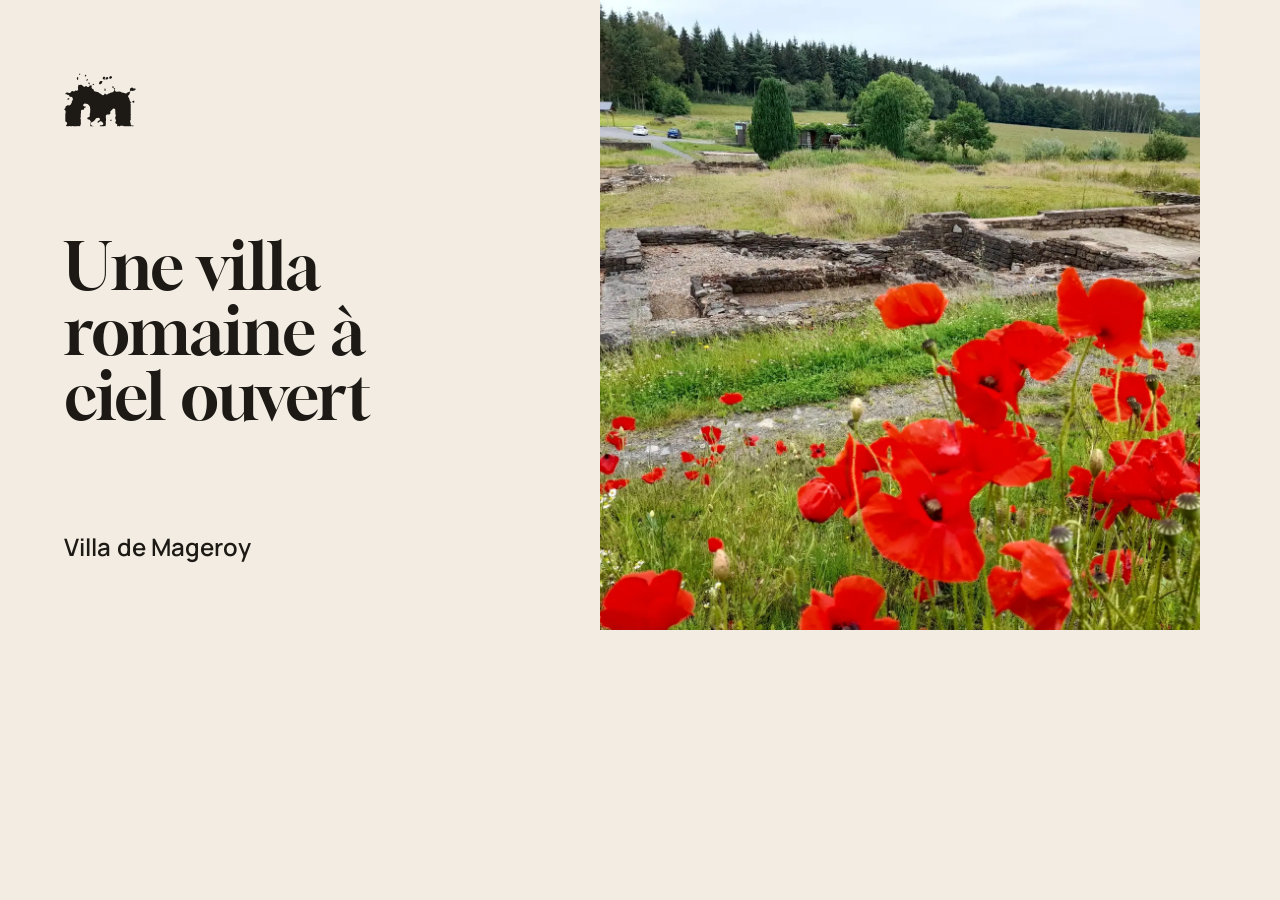
<file: _partage/accueil-fr.html>
<!doctype html>
<html lang="fr"><head><meta charset="utf-8">
<link rel="stylesheet" href="/assets/css/socle.css"><link rel="stylesheet" href="/assets/css/site.css">
<style>:root{--fond:#F2ECE2;--texte:#1D1A16}
html,body{margin:0;width:1200px;height:630px;overflow:hidden;background:var(--fond);color:var(--texte)}
.carte{display:grid;grid-template-columns:1fr 1fr;width:1200px;height:630px}
.carte-texte{display:flex;flex-direction:column;justify-content:space-between;padding:64px}
.carte-texte img{width:72px;height:72px}
.carte-titre{font-family:var(--police-titres);font-size:64px;line-height:1.02;margin:0;text-wrap:balance}
.carte-nom{font-size:24px;font-weight:600;margin:0}
.carte-image{background:center/cover no-repeat}</style>
</head><body>
<div class="carte">
  <div class="carte-texte">
    <img src="/assets/images/logo.svg" alt="">
    <p class="carte-titre">Une villa romaine à ciel ouvert</p>
    <p class="carte-nom">Villa de Mageroy</p>
  </div>
  <div class="carte-image" style="background-image:url('/assets/images/accueil-coquelicots-1280.webp')"></div>
</div>
</body></html>
</file>
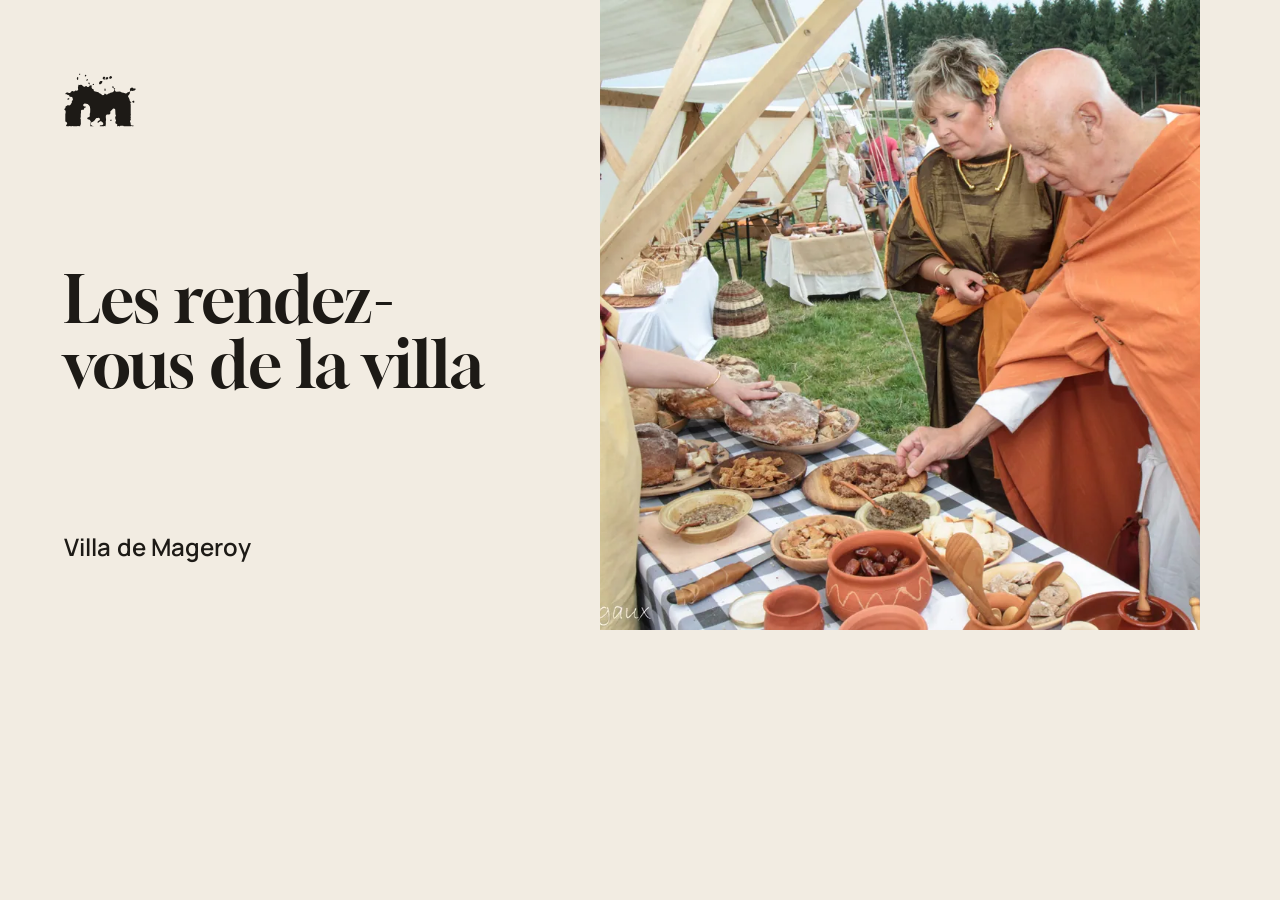
<file: _partage/agenda-fr.html>
<!doctype html>
<html lang="fr"><head><meta charset="utf-8">
<link rel="stylesheet" href="/assets/css/socle.css"><link rel="stylesheet" href="/assets/css/site.css">
<style>:root{--fond:#F2ECE2;--texte:#1D1A16}
html,body{margin:0;width:1200px;height:630px;overflow:hidden;background:var(--fond);color:var(--texte)}
.carte{display:grid;grid-template-columns:1fr 1fr;width:1200px;height:630px}
.carte-texte{display:flex;flex-direction:column;justify-content:space-between;padding:64px}
.carte-texte img{width:72px;height:72px}
.carte-titre{font-family:var(--police-titres);font-size:64px;line-height:1.02;margin:0;text-wrap:balance}
.carte-nom{font-size:24px;font-weight:600;margin:0}
.carte-image{background:center/cover no-repeat}</style>
</head><body>
<div class="carte">
  <div class="carte-texte">
    <img src="/assets/images/logo.svg" alt="">
    <p class="carte-titre">Les rendez-vous de la villa</p>
    <p class="carte-nom">Villa de Mageroy</p>
  </div>
  <div class="carte-image" style="background-image:url('/assets/images/agenda-fete-romaine-1280.webp')"></div>
</div>
</body></html>
</file>
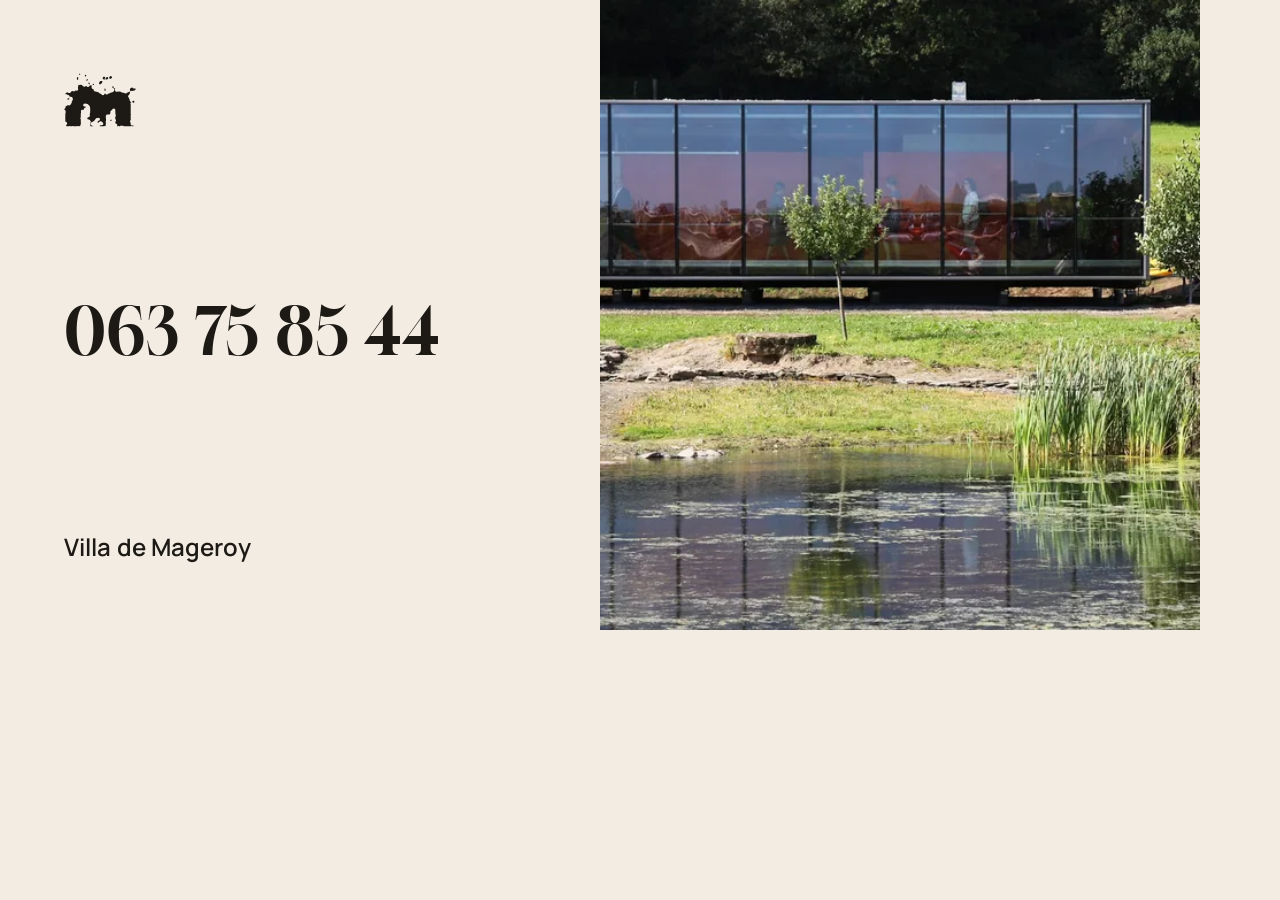
<file: _partage/contact-fr.html>
<!doctype html>
<html lang="fr"><head><meta charset="utf-8">
<link rel="stylesheet" href="/assets/css/socle.css"><link rel="stylesheet" href="/assets/css/site.css">
<style>:root{--fond:#F2ECE2;--texte:#1D1A16}
html,body{margin:0;width:1200px;height:630px;overflow:hidden;background:var(--fond);color:var(--texte)}
.carte{display:grid;grid-template-columns:1fr 1fr;width:1200px;height:630px}
.carte-texte{display:flex;flex-direction:column;justify-content:space-between;padding:64px}
.carte-texte img{width:72px;height:72px}
.carte-titre{font-family:var(--police-titres);font-size:64px;line-height:1.02;margin:0;text-wrap:balance}
.carte-nom{font-size:24px;font-weight:600;margin:0}
.carte-image{background:center/cover no-repeat}</style>
</head><body>
<div class="carte">
  <div class="carte-texte">
    <img src="/assets/images/logo.svg" alt="">
    <p class="carte-titre">063 75 85 44</p>
    <p class="carte-nom">Villa de Mageroy</p>
  </div>
  <div class="carte-image" style="background-image:url('/assets/images/contact-pavillon-1280.webp')"></div>
</div>
</body></html>
</file>
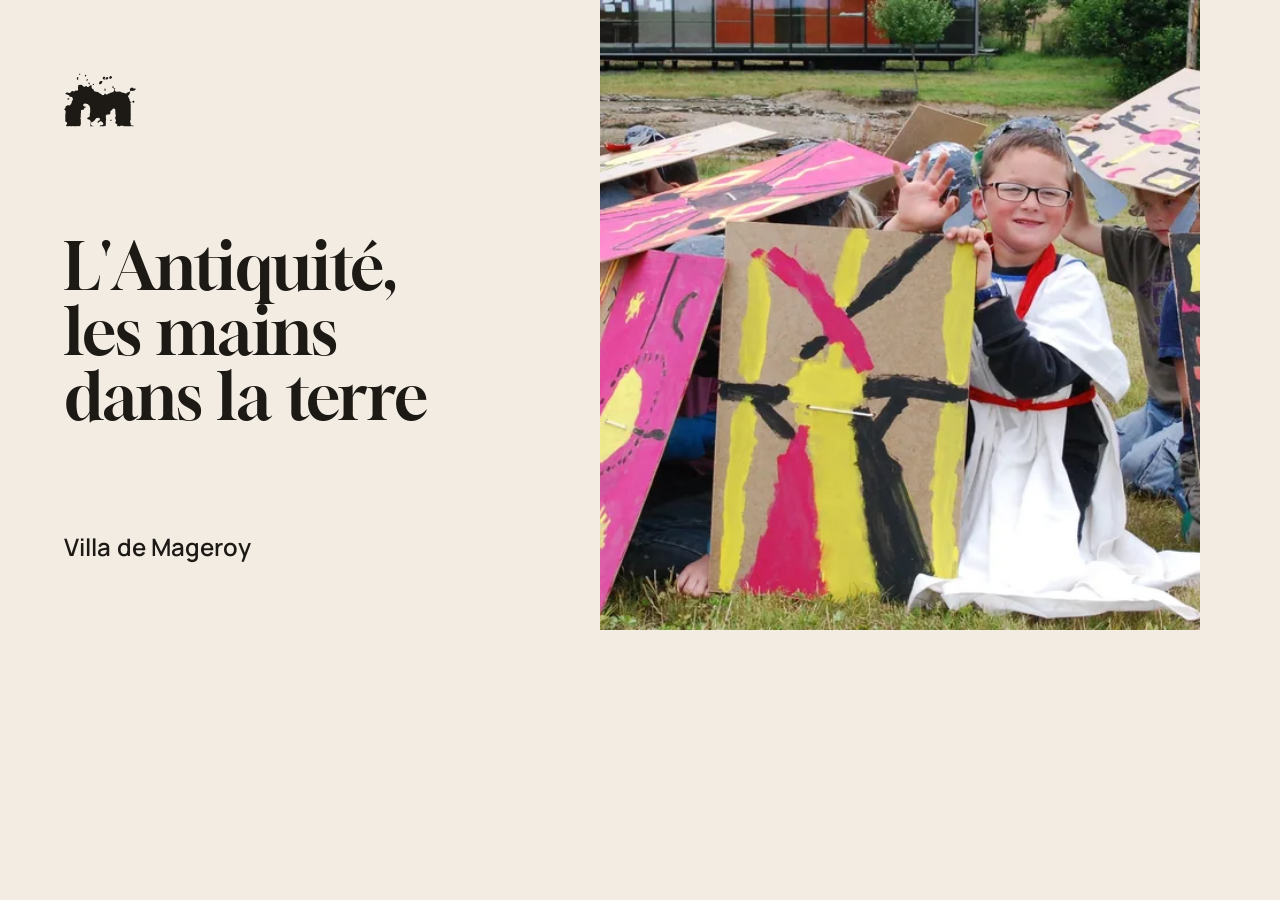
<file: _partage/ecoles-fr.html>
<!doctype html>
<html lang="fr"><head><meta charset="utf-8">
<link rel="stylesheet" href="/assets/css/socle.css"><link rel="stylesheet" href="/assets/css/site.css">
<style>:root{--fond:#F2ECE2;--texte:#1D1A16}
html,body{margin:0;width:1200px;height:630px;overflow:hidden;background:var(--fond);color:var(--texte)}
.carte{display:grid;grid-template-columns:1fr 1fr;width:1200px;height:630px}
.carte-texte{display:flex;flex-direction:column;justify-content:space-between;padding:64px}
.carte-texte img{width:72px;height:72px}
.carte-titre{font-family:var(--police-titres);font-size:64px;line-height:1.02;margin:0;text-wrap:balance}
.carte-nom{font-size:24px;font-weight:600;margin:0}
.carte-image{background:center/cover no-repeat}</style>
</head><body>
<div class="carte">
  <div class="carte-texte">
    <img src="/assets/images/logo.svg" alt="">
    <p class="carte-titre">L&#39;Antiquité, les mains dans la terre</p>
    <p class="carte-nom">Villa de Mageroy</p>
  </div>
  <div class="carte-image" style="background-image:url('/assets/images/ecoles-legionnaires-1280.webp')"></div>
</div>
</body></html>
</file>
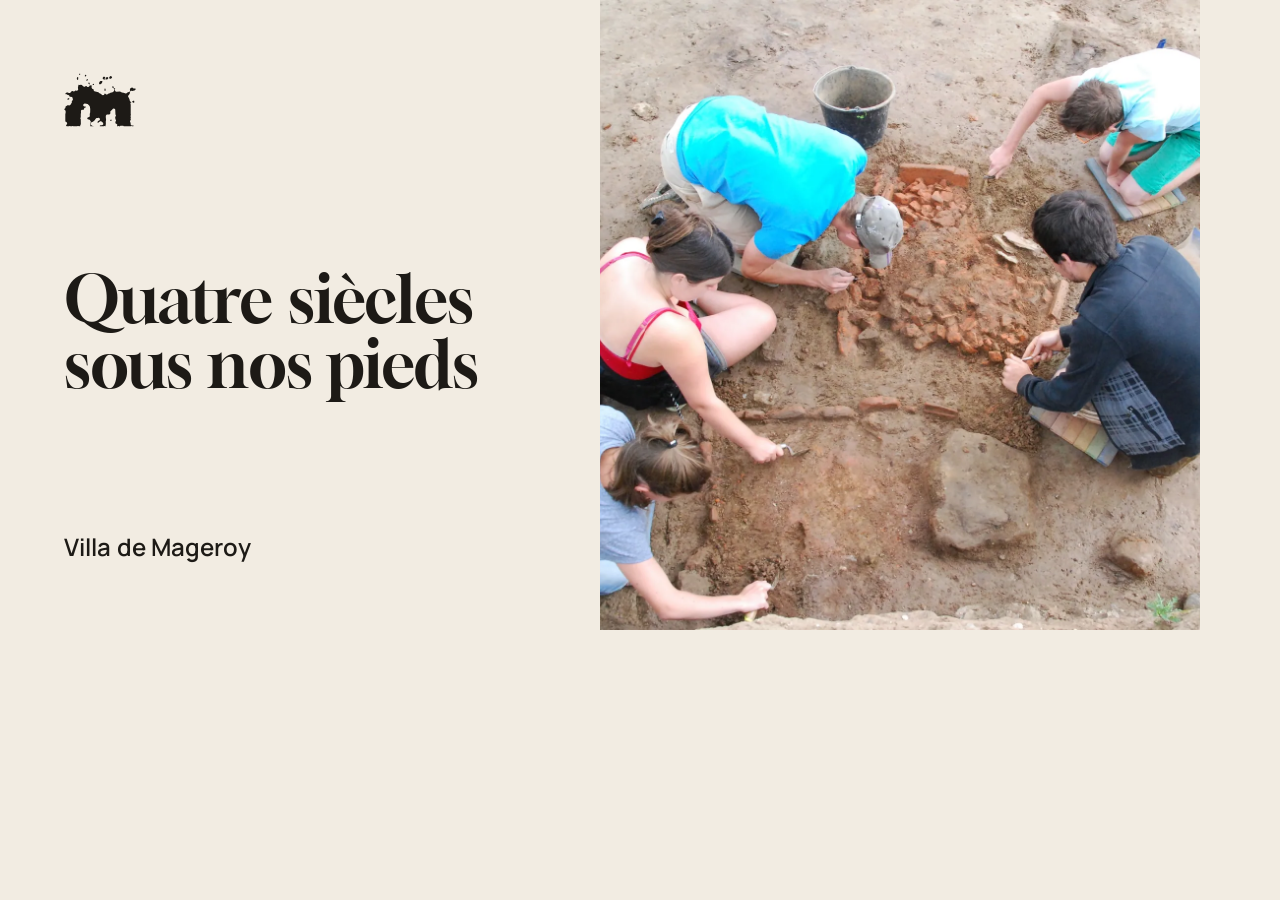
<file: _partage/le-site-fr.html>
<!doctype html>
<html lang="fr"><head><meta charset="utf-8">
<link rel="stylesheet" href="/assets/css/socle.css"><link rel="stylesheet" href="/assets/css/site.css">
<style>:root{--fond:#F2ECE2;--texte:#1D1A16}
html,body{margin:0;width:1200px;height:630px;overflow:hidden;background:var(--fond);color:var(--texte)}
.carte{display:grid;grid-template-columns:1fr 1fr;width:1200px;height:630px}
.carte-texte{display:flex;flex-direction:column;justify-content:space-between;padding:64px}
.carte-texte img{width:72px;height:72px}
.carte-titre{font-family:var(--police-titres);font-size:64px;line-height:1.02;margin:0;text-wrap:balance}
.carte-nom{font-size:24px;font-weight:600;margin:0}
.carte-image{background:center/cover no-repeat}</style>
</head><body>
<div class="carte">
  <div class="carte-texte">
    <img src="/assets/images/logo.svg" alt="">
    <p class="carte-titre">Quatre siècles sous nos pieds</p>
    <p class="carte-nom">Villa de Mageroy</p>
  </div>
  <div class="carte-image" style="background-image:url('/assets/images/site-fouilles-1280.webp')"></div>
</div>
</body></html>
</file>
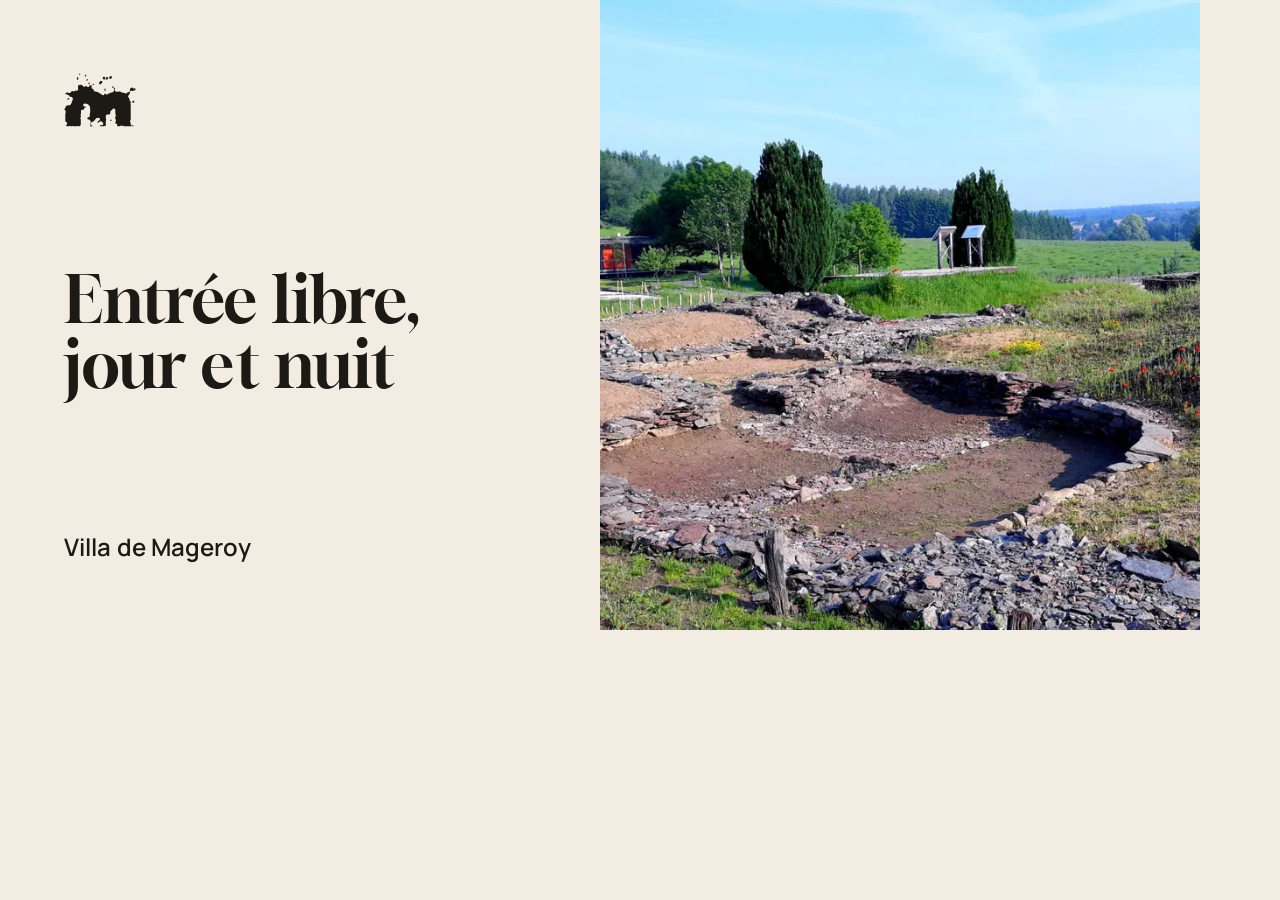
<file: _partage/visiter-fr.html>
<!doctype html>
<html lang="fr"><head><meta charset="utf-8">
<link rel="stylesheet" href="/assets/css/socle.css"><link rel="stylesheet" href="/assets/css/site.css">
<style>:root{--fond:#F2ECE2;--texte:#1D1A16}
html,body{margin:0;width:1200px;height:630px;overflow:hidden;background:var(--fond);color:var(--texte)}
.carte{display:grid;grid-template-columns:1fr 1fr;width:1200px;height:630px}
.carte-texte{display:flex;flex-direction:column;justify-content:space-between;padding:64px}
.carte-texte img{width:72px;height:72px}
.carte-titre{font-family:var(--police-titres);font-size:64px;line-height:1.02;margin:0;text-wrap:balance}
.carte-nom{font-size:24px;font-weight:600;margin:0}
.carte-image{background:center/cover no-repeat}</style>
</head><body>
<div class="carte">
  <div class="carte-texte">
    <img src="/assets/images/logo.svg" alt="">
    <p class="carte-titre">Entrée libre, jour et nuit</p>
    <p class="carte-nom">Villa de Mageroy</p>
  </div>
  <div class="carte-image" style="background-image:url('/assets/images/visiter-vestiges-pavillon-1280.webp')"></div>
</div>
</body></html>
</file>
<file: assets/css/socle.css>
/* Socle : règles communes à toutes les maquettes. Le style du projet va dans site.css.
   Les couleurs et polices du projet se règlent par les variables ci-dessous (redéfinies dans site.css). */
:root {
  --police-titres: Georgia, 'Times New Roman', serif;
  --police-texte: system-ui, -apple-system, 'Segoe UI', Roboto, sans-serif;
  --accent: #b3361f;
  --texte-doux: color-mix(in srgb, var(--texte) 78%, var(--fond));
  --ligne: color-mix(in srgb, var(--texte) 18%, var(--fond));
  --gouttiere: clamp(16px, 4vw, 48px);
  --largeur: 1240px;
  --rayon: 6px;
  --duree: .7s;
  --courbe: cubic-bezier(.22, 1, .36, 1);
}

*, *::before, *::after { box-sizing: border-box; }
html { -webkit-text-size-adjust: 100%; text-size-adjust: 100%; }
body {
  font-family: var(--police-texte); font-size: clamp(1rem, .96rem + .2vw, 1.125rem); line-height: 1.6;
  padding-bottom: var(--barres-h); overflow-x: clip;
}
img, picture, video, canvas, svg { display: block; max-width: 100%; }
img, video { height: auto; }
h1, h2, h3, h4 { font-family: var(--police-titres); line-height: 1.08; margin: 0 0 .5em; text-wrap: balance; font-weight: 600; }
p, li, dd, figcaption { text-wrap: pretty; }
p { margin: 0 0 1em; }
a { color: inherit; }
a[href^="mailto:"] { overflow-wrap: anywhere; }
button, input, select, textarea { font: inherit; color: inherit; }
button { cursor: pointer; }
:where(a, button, input, select, textarea, summary, [tabindex]) { -webkit-tap-highlight-color: transparent; }
:focus { outline: none; }
:focus-visible { outline: 3px solid var(--accent); outline-offset: 3px; border-radius: 2px; }
[id] { scroll-margin-top: calc(var(--entete-h) + 12px); scroll-margin-bottom: calc(var(--barres-h) + 12px); }
/* Lien profond vers une scène qui cache l'en-tête : elle arrive tout en haut de l'écran (comme aller() du socle). */
html.js:not(.secours) :is([data-entete-cache], [data-entete-cache] [id], [data-fx="plein-ecran"], [data-fx="plein-ecran"] [id]) { scroll-margin-top: 0; }
[hidden] { display: none !important; }

.visuellement-cache {
  position: absolute !important; width: 1px; height: 1px; padding: 0; margin: -1px;
  overflow: hidden; clip: rect(0 0 0 0); white-space: nowrap; border: 0;
}
.evitement {
  position: fixed; left: 12px; top: 12px; z-index: 1000; padding: 12px 16px; background: var(--texte); color: var(--fond);
  transform: translateY(-160%); text-decoration: none;
}
.evitement:focus-visible { transform: none; }
.conteneur { width: min(100% - 2 * var(--gouttiere), var(--largeur)); margin-inline: auto; }
.chiffres { font-variant-numeric: tabular-nums; }

/* Boutons : zones tactiles d'au moins 44 px. */
.bouton {
  display: inline-flex; align-items: center; justify-content: center; gap: .5em;
  min-height: 48px; min-width: 44px; padding: .7em 1.4em; border-radius: 999px;
  background: var(--accent); color: var(--fond); text-decoration: none; font-weight: 600; border: 0;
  line-height: 1.2; text-align: center;
}
.bouton--contour { background: transparent; color: inherit; box-shadow: inset 0 0 0 2px currentColor; }
.bouton[disabled] { opacity: .55; cursor: not-allowed; }

/* Apparitions : cachées par le style critique jusqu'à .vu, jamais recachées. */
html.js:not(.secours):not([data-arrivee="retour"]) [data-anime]:not([data-anime="gsap"]) {
  transform: translate3d(0, 1.2rem, 0);
  transition: opacity var(--duree) var(--courbe) var(--delai, 0s), transform var(--duree) var(--courbe) var(--delai, 0s);
}
html.js:not(.secours):not([data-arrivee="retour"]) [data-anime]:not([data-anime="gsap"]).vu { transform: none; }

/* Bibliothèque d'effets (effets.js). Apparitions : le bloc lui-même ne glisse pas, ce sont ses parties qui arrivent.
   Mêmes conditions que les apparitions : en secours, au retour et sans JavaScript, état final direct.
   Les transitions ne valent que pendant l'arrivée (.fx-fini ensuite) : celles du projet reprennent la main. */
html.js:not(.secours):not([data-arrivee="retour"]) :is([data-anime="lignes"], [data-anime="mots"], [data-anime="lettres"], [data-anime="cascade"]):not([data-anime="gsap"]) {
  transform: none; transition: opacity .25s linear var(--delai, 0s);
}
/* Masques des lignes : découpe par clip-path, débordante en haut et sur les côtés (accents), un peu en bas (jambages),
   au lieu d'un overflow et de marges : la mise en page ne change pas d'un pixel pendant la découpe. La ligne part
   d'assez bas (135 %) pour rester invisible malgré le débord du bas. */
.fx-ligne-mask { overflow: visible !important; clip-path: inset(-.4em -.6em -.2em -.6em); }
html.js:not(.secours):not([data-arrivee="retour"]) [data-anime="lignes"] .fx-ligne {
  transform: translate3d(0, 135%, 0); transition: transform 1s var(--courbe) calc(var(--delai, 0s) + var(--i, 0) * 90ms);
}
html.js:not(.secours):not([data-arrivee="retour"]) [data-anime="lignes"].vu .fx-ligne { transform: none; }
html.js:not(.secours):not([data-arrivee="retour"]) [data-anime="mots"] .fx-mot {
  opacity: 0; transform: translate3d(0, .5em, 0);
  transition: opacity .6s var(--courbe) calc(var(--delai, 0s) + var(--i, 0) * 35ms), transform .7s var(--courbe) calc(var(--delai, 0s) + var(--i, 0) * 35ms);
}
html.js:not(.secours):not([data-arrivee="retour"]) [data-anime="mots"].vu .fx-mot { opacity: 1; transform: none; }
/* Lettres : chaque mot reste d'un bloc (jamais coupé en fin de ligne), les lettres basculent en place. */
[data-anime="lettres"] :is(.fx-mot-l, .fx-lettre) { display: inline-block; }
html.js:not(.secours):not([data-arrivee="retour"]) [data-anime="lettres"] .fx-lettre {
  opacity: 0; transform: translate3d(0, .55em, 0) rotate(12deg); transform-origin: 0 100%;
  transition: opacity .5s var(--courbe) calc(var(--delai, 0s) + var(--i, 0) * 18ms), transform .8s var(--courbe) calc(var(--delai, 0s) + var(--i, 0) * 18ms);
}
html.js:not(.secours):not([data-arrivee="retour"]) [data-anime="lettres"].vu .fx-lettre { opacity: 1; transform: none; }
html.js:not(.secours):not([data-arrivee="retour"]) [data-anime="cascade"] > * { opacity: 0; transform: translate3d(0, 1.8rem, 0); }
html.js:not(.secours):not([data-arrivee="retour"]) [data-anime="cascade"]:not(.fx-fini) > * {
  transition: opacity .7s var(--courbe) calc(var(--delai, 0s) + var(--i, 0) * 80ms), transform .9s var(--courbe) calc(var(--delai, 0s) + var(--i, 0) * 80ms);
}
html.js:not(.secours):not([data-arrivee="retour"]) [data-anime="cascade"].vu > * { opacity: 1; transform: none; }
/* Rideau : règle aussi précise que celle des apparitions (sinon sa transition de découpe serait écrasée). */
html.js:not(.secours):not([data-arrivee="retour"]) [data-anime="rideau"]:not([data-anime="gsap"]) {
  transform: none; clip-path: inset(0 0 100% 0);
}
html.js:not(.secours):not([data-arrivee="retour"]) [data-anime="rideau"]:not([data-anime="gsap"]):not(.fx-fini) {
  transition: opacity .25s linear var(--delai, 0s), clip-path 1.2s cubic-bezier(.77, 0, .18, 1) var(--delai, 0s);
}
html.js:not(.secours):not([data-arrivee="retour"]) [data-anime="rideau"]:not([data-anime="gsap"]).vu { clip-path: inset(0 0 0 0); }
html.js:not(.secours):not([data-arrivee="retour"]) [data-anime="rideau"]:not([data-fx]) > :is(picture, video) { transform: scale(1.14); }
html.js:not(.secours):not([data-arrivee="retour"]) [data-anime="rideau"]:not([data-fx]):not(.fx-fini) > :is(picture, video) { transition: transform 1.6s var(--courbe) var(--delai, 0s); }
html.js:not(.secours):not([data-arrivee="retour"]) [data-anime="rideau"].vu:not([data-fx]) > :is(picture, video) { transform: none; }
/* Effets liés au défilement : l'image déplacée par GSAP n'a aucune transition CSS (une seule source par propriété). */
[data-fx="parallaxe"] > :is(picture, video, img), [data-fx="zoom"] > :is(picture, video, img) { transition: none; }
/* WebGL « onde » : le canvas, calé sur l'image, n'est visible que pendant le mouvement ; au repos, l'image d'origine, nette. */
[data-fx="onde"] { position: relative; }
.fx-onde { position: absolute; left: 0; top: 0; width: 100%; height: 100%; pointer-events: none; opacity: 0; transition: opacity .3s linear; }
.fx-onde--actif { opacity: 1; transition-duration: .12s; }
/* Image qui s'ouvre en plein écran : section haute, cadre collant en haut de l'écran (sticky, pas d'épinglage GSAP).
   En secours et sans JavaScript : image entière dans une section normale (règles [data-collant]). */
html.js:not(.secours) [data-fx="plein-ecran"] { position: relative; height: var(--fx-longueur, 260svh); }
html.js:not(.secours) [data-fx="plein-ecran"] > [data-collant] { position: sticky; top: 0; height: 100vh; height: 100svh; overflow: hidden; }
[data-fx="plein-ecran"] > [data-collant] > .media, [data-fx="plein-ecran"] [data-fx-cible] { width: 100%; height: 100%; border-radius: 0; }
:is(html.secours, html:not(.js)) [data-fx="plein-ecran"] [data-fx-cible] { height: 100svh; }
/* Mots géants : la rangée garde sa largeur (mots répétés au besoin) et ne sort jamais de son bandeau.
   En secours et sans JavaScript, les mots passent à la ligne : rien n'est coupé. */
[data-fx="mots-geants"] { overflow: hidden; overflow: clip; }
[data-fx="mots-geants"] [data-fx-rangee] { width: max-content; white-space: nowrap; margin: 0; }
:is(html.secours, html:not(.js)) [data-fx="mots-geants"] { overflow: visible; }
:is(html.secours, html:not(.js)) [data-fx="mots-geants"] [data-fx-rangee] { width: auto; white-space: normal; line-height: 1.2; }
/* Inclinaison selon la vitesse : GSAP seul tient la transformation (pas de transition CSS sur transform). */
[data-fx="vitesse"], [data-fx="mots-geants"] [data-fx-rangee] { transition-property: opacity, color, background-color, border-color, box-shadow !important; }

/* Effets au survol : au premier survol, GSAP prend la main sur la transformation (classe fx-survol) :
   plus aucune transition CSS sur transform pour cet élément. */
.fx-survol { transition-property: opacity, color, background-color, border-color, box-shadow !important; }

[data-boucle-css].hors-ecran, [data-boucle-css].hors-ecran *, [data-boucle-css].en-pause, [data-boucle-css].en-pause * { animation-play-state: paused !important; }

/* En-tête : opaque, jamais coupé, se cache en descendant. */
[data-entete] {
  position: fixed; inset: 0 0 auto; z-index: 800; background: var(--fond);
  border-bottom: 1px solid var(--ligne); transition: transform .35s var(--courbe);
}
html.entete-cache [data-entete], html.scene-sans-entete:not(.menu-ouvert) [data-entete] { transform: translateY(-100%); }
.entete-rangee {
  display: flex; align-items: center; gap: clamp(8px, 2vw, 28px);
  min-height: 64px; padding: 8px var(--gouttiere); max-width: calc(var(--largeur) + 2 * var(--gouttiere)); margin-inline: auto;
}
.entete-logo { display: inline-flex; align-items: center; gap: .6em; min-height: 44px; text-decoration: none; font-weight: 700; flex: none; }
.entete-logo img { width: 36px; height: 36px; }
[data-nav] { flex: 1 1 auto; min-width: 0; display: flex; justify-content: flex-end; }
[data-nav] ul { display: flex; gap: clamp(12px, 2vw, 28px); list-style: none; margin: 0; padding: 0; min-width: 0; overflow: hidden; white-space: nowrap; }
/* Un lien de navigation ne passe jamais à la ligne : sinon il « tient » sur deux lignes et le relais
   (deuxième rangée, bouton Menu) ne se déclenche pas. */
[data-nav] a { display: inline-flex; align-items: center; min-height: 44px; text-decoration: none; white-space: nowrap; }
[data-nav] a[aria-current] { text-decoration: underline; text-underline-offset: .35em; text-decoration-thickness: 2px; }
.entete-actions { display: flex; align-items: center; gap: 8px; flex: none; }
.entete-actions .bouton { min-height: 44px; padding-inline: 1.1em; }
.entete-langue { display: inline-flex; align-items: center; justify-content: center; min-width: 44px; min-height: 44px; text-decoration: none; font-weight: 600; text-transform: uppercase; }
[data-menu-bouton] { display: none; min-height: 44px; min-width: 44px; padding: 0 14px; border: 0; border-radius: 999px; background: var(--texte); color: var(--fond); font-weight: 600; }
html.nav-compacte [data-nav] { display: none; }
html.nav-compacte [data-menu-bouton] { display: inline-flex; align-items: center; }
html.nav-compacte .entete-actions { margin-left: auto; }
/* Dès 900 px, les liens qui ne tiennent pas à côté du logo passent sur une deuxième rangée (entete.js) :
   jamais le bouton Menu seul sur ordinateur. L'en-tête est plus haut : --entete-h suit (mesures.js). */
html.nav-deux-rangees .entete-rangee { flex-wrap: wrap; row-gap: 0; }
html.nav-deux-rangees [data-nav] { order: 3; flex: 1 0 100%; justify-content: flex-start; border-top: 1px solid var(--ligne); }
html.nav-deux-rangees .entete-actions { margin-left: auto; }
html.nav-deux-lignes [data-nav] ul { flex-wrap: wrap; row-gap: 0; column-gap: clamp(12px, 1.6vw, 24px); }
@media (max-width: 520px) { .entete-actions .bouton { display: none; } }

/* Sans JavaScript : l'en-tête reste dans le flux (sa hauteur n'est pas mesurée, rien ne passe dessous).
   Dès 900 px, les liens passent à la ligne sous le logo ; en dessous, un lien Menu ouvre le menu plein écran
   par son ancre (#menu:target) et un lien Fermer le referme. */
.menu-sansjs, .menu-sansjs-fermer { display: none; }
html:not(.js) { --entete-h: 0px; }
html:not(.js) [data-entete] { position: relative; }
@media (min-width: 900px) {
  html:not(.js) .entete-rangee { flex-wrap: wrap; row-gap: 0; }
  html:not(.js) [data-nav] { order: 3; flex: 1 0 100%; justify-content: flex-start; }
  html:not(.js) [data-nav] ul { flex-wrap: wrap; column-gap: clamp(12px, 2vw, 28px); row-gap: 0; }
  html:not(.js) .entete-actions { margin-left: auto; }
}
@media (max-width: 899px) {
  html:not(.js) [data-nav] { display: none; }
  html:not(.js) .entete-actions { margin-left: auto; }
  html:not(.js) .menu-sansjs {
    display: inline-flex; align-items: center; min-height: 44px; min-width: 44px; padding: 0 14px; border-radius: 999px;
    background: var(--texte); color: var(--fond); font-weight: 600; text-decoration: none;
  }
}
html:not(.js) #menu:target { z-index: 810; visibility: visible; opacity: 1; transition: none; padding-top: 24px; }
html:not(.js) #menu:target li { opacity: 1; transform: none; transition: none; }
html:not(.js) #menu:target .menu-sansjs-fermer { display: block; margin: 0 0 16px; }
html:not(.js) .menu-sansjs-fermer a { display: inline-flex; align-items: center; min-height: 44px; font-weight: 600; }
/* Cible du lien Fermer : fixe, elle ne fait pas défiler la page quand le menu se referme. */
#menu-ferme { position: fixed; top: 0; left: 0; width: 1px; height: 1px; pointer-events: none; }
/* Sans JavaScript, la barre fixe du téléphone n'est pas mesurée : sa hauteur est réservée d'office. */
@media (max-width: 760px) { html:not(.js) { --barres-h: calc(65px + env(safe-area-inset-bottom)); } }

/* Menu : plein écran, liens qui arrivent l'un après l'autre. */
[data-menu] {
  position: fixed; inset: 0; z-index: 790; background: var(--menu-fond, var(--fond)); overflow-y: auto; overscroll-behavior: contain;
  padding: calc(var(--entete-h) + 24px) var(--gouttiere) calc(32px + var(--barres-h));
  visibility: hidden; opacity: 0; transition: opacity .3s var(--courbe), visibility 0s .3s;
}
html.menu-ouvert [data-menu] { visibility: visible; opacity: 1; transition: opacity .3s var(--courbe); }
html.menu-ouvert [data-entete] { transform: none; }
[data-menu] ul { list-style: none; margin: 0 0 32px; padding: 0; }
[data-menu] li { opacity: 0; transform: translateY(12px); transition: opacity .4s var(--courbe), transform .4s var(--courbe); transition-delay: calc(var(--i, 0) * 50ms + 80ms); }
html.menu-ouvert [data-menu] li { opacity: 1; transform: none; }
[data-menu] .menu-lien { display: flex; align-items: center; min-height: 52px; font-family: var(--police-titres); font-size: clamp(1.6rem, 7vw, 2.6rem); text-decoration: none; }
[data-menu] .menu-lien[aria-current] { color: var(--accent); }

/* Voile de transition (état de départ dans le style critique). */
[data-voile] { display: grid; place-items: center; color: var(--fond); }
.voile-contenu { display: grid; justify-items: center; gap: 12px; text-align: center; padding: var(--gouttiere); }
.voile-contenu img { width: 56px; height: 56px; }
[data-voile-libelle] { font-family: var(--police-titres); font-size: clamp(1.6rem, 5vw, 3rem); }
/* Forme « vague » : bords ondulés du voile (en haut à la montée, en bas au retrait), posés par le gabarit. */
[data-voile] .voile-vague { position: absolute; left: 0; width: 100%; height: clamp(60px, 12vh, 120px); fill: var(--voile-fond); pointer-events: none; }
[data-voile] .voile-vague--haut { bottom: calc(100% - 1px); transform-origin: 50% 100%; }
[data-voile] .voile-vague--bas { top: calc(100% - 1px); transform-origin: 50% 0; }
/* Trou qui s'ouvre dans le voile (forme « iris ») ou dans le panneau de l'intro (versObjet) :
   variables --cx, --cy (centre) et --trou (rayon), posées image par image par le socle. */
[data-voile].avec-trou, .ouverture-panneau.avec-trou {
  -webkit-mask: radial-gradient(circle at var(--cx, 50%) var(--cy, 50%), transparent var(--trou, -2px), #000 calc(var(--trou, -2px) + 1px));
          mask: radial-gradient(circle at var(--cx, 50%) var(--cy, 50%), transparent var(--trou, -2px), #000 calc(var(--trou, -2px) + 1px));
}

/* Barre fixe du téléphone : action principale et contact rapide. */
[data-barre-fixe] {
  position: fixed; inset: auto 0 0; z-index: 780; display: none; gap: 8px;
  padding: 8px var(--gouttiere) calc(8px + env(safe-area-inset-bottom)); background: var(--fond); border-top: 1px solid var(--ligne);
  transition: transform .3s var(--courbe);
}
[data-barre-fixe] .bouton { flex: 1; min-height: 48px; }
[data-barre-fixe].barre-masquee { transform: translateY(110%); }
@media (max-width: 760px) { [data-barre-fixe] { display: flex; } }

/* Écrans plein cadre et sections épinglées : tout tient dans la partie visible. */
.ecran {
  min-height: 100vh; min-height: 100svh; display: flex; flex-direction: column;
  padding-top: calc(var(--entete-h) + 16px); padding-bottom: calc(var(--barres-h) + 16px);
}
.ecran.epingle { height: 100vh; height: 100svh; min-height: 0; }
.ecran .piste { flex: 1 1 auto; min-height: 0; max-height: 820px; }

/* Scènes épinglées ou collantes du projet ([data-scene], .ecran.epingle) : en secours et sans
   JavaScript, plus rien n'est épinglé, la scène prend la hauteur de son contenu (au moins un écran) au lieu
   d'être coupée. Son cadre collant [data-collant] redevient un bloc normal. */
:is(html.secours, html:not(.js)) :is([data-scene], .ecran.epingle) { height: auto !important; min-height: 100svh; }
:is(html.secours, html:not(.js)) [data-collant] { position: relative !important; top: auto !important; height: auto !important; min-height: 100svh; }

/* Faces arrière d'un objet en 3D (verso d'une carte, dos d'un volet) : jamais visibles de dos ;
   en secours et sans JavaScript, l'objet est posé ouvert et son dos est retiré (sinon il recouvre le texte). */
[data-face="dos"] { backface-visibility: hidden; -webkit-backface-visibility: hidden; }
:is(html.secours, html:not(.js)) [data-face="dos"] { display: none !important; }

/* Écrans bas. 1366×768 et moins de 820 px de haut sur ordinateur : .masque-ecran-bas se retire (phrase
   d'introduction, surtitre, légende), pour que le premier écran et les scènes épinglées tiennent.
   Téléphone à l'horizontale et moins de 500 px de haut : .masque-ecran-tres-bas se retire aussi, et les
   écrans plein cadre se resserrent. Les tailles des titres d'ouverture se règlent dans site.css, dans les
   mêmes requêtes (@media (max-height: 820px) and (min-width: 761px), puis (max-height: 500px)). */
@media (max-height: 820px) and (min-width: 761px) { .masque-ecran-bas { display: none !important; } }
@media (max-height: 500px) {
  .masque-ecran-bas, .masque-ecran-tres-bas { display: none !important; }
  .ecran { padding-top: calc(var(--entete-h) + 8px); padding-bottom: calc(var(--barres-h) + 8px); }
}

/* Médias : cadrage réglé par --cadrage (object-position), mention des illustrations générées. */
.media { position: relative; margin: 0; overflow: hidden; border-radius: var(--rayon); background: color-mix(in srgb, var(--texte) 8%, var(--fond)); } /* jamais de case vide pendant le chargement */
.media picture { display: block; width: 100%; height: 100%; }
.media img, .media video { width: 100%; height: 100%; object-fit: cover; object-position: var(--cadrage, 50% 50%); }
@media (max-width: 760px) { .media img, .media video { object-position: var(--cadrage-mobile, var(--cadrage, 50% 50%)); } }
.mention-ia {
  position: absolute; right: 8px; bottom: 8px; z-index: 2; padding: 3px 8px; border-radius: 999px;
  background: rgba(0, 0, 0, .66); color: #fff; font: 600 12px/1.4 var(--police-texte); letter-spacing: .01em; pointer-events: none;
}

/* Formulaires. */
.champ { display: grid; gap: 6px; margin-bottom: 18px; }
.champ label { font-weight: 600; }
.champ input, .champ select, .champ textarea {
  min-height: 48px; padding: 10px 12px; border: 1px solid color-mix(in srgb, var(--texte) 45%, var(--fond)); border-radius: var(--rayon); background: var(--fond);
}
.champ [aria-invalid="true"] { border-color: #b00020; }
.champ-erreur { margin: 0; color: #b00020; font-size: .95rem; }
.mention-donnees { font-size: .9rem; color: var(--texte-doux); }
[data-message-envoi] { padding: 12px 16px; border-radius: var(--rayon); background: color-mix(in srgb, var(--accent) 12%, var(--fond)); }

/* Barre de lecture des pages longues. */
[data-barre-lecture] { position: fixed; left: 0; right: 0; top: var(--entete-h); height: 3px; z-index: 805; background: var(--accent); transform: scaleX(0); transform-origin: 0 50%; }
html.entete-cache [data-barre-lecture] { top: 0; }

/* Curseur personnalisé (souris uniquement, activé par data-curseur sur html). */
.curseur {
  position: fixed; left: -8px; top: -8px; z-index: 1001; width: 16px; height: 16px; border-radius: 50%;
  border: 2px solid var(--accent); pointer-events: none; opacity: 0; transition: opacity .2s, width .2s, height .2s, left .2s, top .2s;
}
html.curseur-actif .curseur { opacity: 1; }
.curseur.curseur-lien { width: 40px; height: 40px; left: -20px; top: -20px; }
.curseur.curseur-cache { opacity: 0 !important; }

/* Pied de page. */
.pied { padding: 56px 0 32px; border-top: 1px solid var(--ligne); }
.pied-grille { display: grid; gap: 32px; grid-template-columns: repeat(auto-fit, minmax(200px, 1fr)); }
.pied ul { list-style: none; margin: 0; padding: 0; }
.pied a, .pied button.lien { display: inline-flex; align-items: center; min-height: 44px; }
button.lien { background: none; border: 0; padding: 0; text-decoration: underline; text-underline-offset: .2em; }
.pied-bas { display: flex; flex-wrap: wrap; justify-content: space-between; gap: 12px; margin-top: 32px; font-size: .9rem; color: var(--texte-doux); }
</file>
<file: assets/css/site.css>
/* Villa de Mageroy · direction « Pierre et ambre ».
   Pierre (fond dominant), sable (second fond clair), charbon (intro, voile, appel final, pied), ambre du logo (accent). */
@font-face { font-family: 'Gloock'; src: url('/assets/fonts/gloock-400.woff2') format('woff2'); font-weight: 400; font-style: normal; font-display: swap; }
@font-face { font-family: 'Manrope'; src: url('/assets/fonts/manrope-variable.woff2') format('woff2'); font-weight: 200 800; font-style: normal; font-display: swap; }
/* Polices de secours ajustées : le texte ne saute pas à l'arrivée des vraies polices. */
@font-face { font-family: 'Gloock repli'; src: local('Georgia'), local('Times New Roman'); size-adjust: 104%; ascent-override: 92%; descent-override: 26%; }
@font-face { font-family: 'Manrope repli'; src: local('Arial'), local('Helvetica'); size-adjust: 103%; ascent-override: 104%; descent-override: 29%; }

:root {
  --pierre: #F2ECE2; --sable: #E5DAC7; --sable-clair: #EDE5D7; --charbon: #1D1A16; --charbon-2: #2A2620;
  --ambre: #D9822B; --ambre-clair: #E9A35E; --accent: #D9822B; --accent-texte: #8F4D0F; --ambre-titre: #A85B14;
  --texte-doux: #4F4840; --ligne: #CFC3AF;
  --police-titres: 'Gloock', 'Gloock repli', Georgia, serif;
  --police-texte: 'Manrope', 'Manrope repli', Arial, sans-serif;
  --largeur: 1280px; --rayon: 14px;
}
body { font-weight: 450; letter-spacing: .005em; }
h1, h2, h3, h4 { font-weight: 400; letter-spacing: -.01em; }
h3 { font-size: clamp(1.35rem, 1.1rem + .8vw, 1.8rem); line-height: 1.12; }
strong, b { font-weight: 700; }
::selection { background: var(--ambre); color: var(--charbon); }
.mot { color: var(--ambre-titre); }
.sur-charbon .mot, .bande-charbon .mot { color: var(--ambre-clair); }

/* Boutons. */
.bouton { background: var(--ambre); color: var(--charbon); font-weight: 700; letter-spacing: .01em; transition: background-color .25s, color .25s, box-shadow .25s; }
.bouton:hover { background: var(--charbon); color: var(--pierre); }
.bouton--contour { background: transparent; color: var(--charbon); box-shadow: inset 0 0 0 2px var(--charbon); }
.bouton--contour:hover { background: var(--charbon); color: var(--pierre); }
.sur-charbon .bouton--contour { color: var(--pierre); box-shadow: inset 0 0 0 2px var(--pierre); }
.sur-charbon .bouton:hover { background: var(--pierre); color: var(--charbon); }
.sur-charbon .bouton--contour:hover { background: var(--pierre); color: var(--charbon); }
.lien-fleche { display: inline-flex; align-items: center; gap: .5em; min-height: 44px; font-weight: 700; text-decoration: none; color: var(--accent-texte); }
.lien-fleche::after { content: '→'; transition: transform .3s var(--courbe); }
.lien-fleche:hover::after { transform: translateX(5px); }
.sur-charbon .lien-fleche { color: var(--ambre-clair); }
.seul-etroit { display: none; }
@media (max-width: 1100px) { .masque-etroit { display: none; } .seul-etroit { display: inline; } }

/* Surtitre : un petit carré de fouille, puis le mot. */
.surtitre { display: inline-flex; align-items: center; gap: .7em; margin: 0 0 1.1em; font-size: .82rem; font-weight: 700; letter-spacing: .16em; text-transform: uppercase; color: var(--accent-texte); }
.surtitre::before { content: ''; width: .8em; height: .8em; border: 2px solid currentColor; box-shadow: inset .25em .25em 0 0 color-mix(in srgb, currentColor 35%, transparent); }
.sur-charbon .surtitre { color: var(--ambre-clair); }

/* Sections et bandes. */
.section { padding-block: clamp(72px, 10vw, 140px); position: relative; }
.section-tete { max-width: 46rem; margin-bottom: clamp(32px, 5vw, 56px); }
.section-tete h2, .titre-section { font-size: clamp(2.3rem, 1.4rem + 3.6vw, 4.6rem); margin: 0 0 .35em; }
.section-tete p { color: var(--texte-doux); font-size: 1.08rem; max-width: 38rem; }
.bande-sable { background: var(--sable); }
.bande-charbon, .sur-charbon { background: var(--charbon); color: var(--pierre); }
.bande-charbon p, .sur-charbon p { color: color-mix(in srgb, var(--pierre) 86%, var(--charbon)); }
/* Cordeaux de fouille : une grille très fine, en décor (pseudo-élément, jamais en fond de la section qui porte les textes). */
.cordeaux { isolation: isolate; }
.cordeaux::before { content: ''; position: absolute; inset: 0; z-index: -1; pointer-events: none;
  background-image: linear-gradient(to right, color-mix(in srgb, var(--charbon) 7%, transparent) 1px, transparent 1px), linear-gradient(to bottom, color-mix(in srgb, var(--charbon) 7%, transparent) 1px, transparent 1px);
  background-size: 120px 120px; background-position: center top; mask-image: linear-gradient(to bottom, transparent, #000 18%, #000 82%, transparent); }

/* En-tête. */
[data-entete] { background: var(--pierre); }
.entete-logo { gap: .55em; font-family: var(--police-titres); font-weight: 400; font-size: 1.3rem; letter-spacing: -.01em; }
.entete-logo img { width: 48px; height: 36px; }
[data-nav] a { font-weight: 600; font-size: .98rem; }
[data-nav] a[aria-current] { color: var(--accent-texte); text-decoration-color: var(--ambre); }
[data-menu-bouton] { background: var(--charbon); color: var(--pierre); }
[data-menu] .menu-lien[aria-current] { color: var(--accent-texte); }

/* Panneau de l'intro : le « m » de pierres sur charbon. */
.ouverture-panneau { gap: 22px; padding: var(--gouttiere); color: var(--pierre); }
.intro-m { width: min(46vw, 340px, 42svh); height: auto; overflow: visible; }
.intro-m-corps { fill: #D8CFC0; }
.intro-m .pierre { fill: #D8CFC0; }
.ouverture-nom { margin: 0; font-family: var(--police-titres); font-size: clamp(1.5rem, 1rem + 2.2vw, 2.6rem); line-height: 1.1; color: var(--pierre); }
html.js:not(.secours)[data-arrivee="intro"] .intro-m-corps { clip-path: inset(100% 0 0 0); }
html.js:not(.secours)[data-arrivee="intro"] .intro-m .pierre { opacity: 0; }
html.js:not(.secours)[data-arrivee="intro"] .ouverture-nom { opacity: 0; }

/* Voile en carroyage : carrés charbon, nom de la page au centre. */
.voile-carres { position: absolute; inset: 0; display: grid; visibility: hidden; pointer-events: none; }
.voile-carres span { background: var(--voile-fond); transform: scale(0); box-shadow: inset 0 0 0 1px rgba(217, 130, 43, .22); }
[data-voile] .voile-contenu { position: relative; z-index: 1; color: var(--pierre); }
[data-voile] .voile-contenu img { width: 76px; height: 56px; }

/* Médias. */
.media { border-radius: var(--rayon); background-color: var(--sable); }
.legende { font-size: .9rem; color: var(--texte-doux); margin-top: .6em; }

/* Carroyage d'une photo : la photo se dégage carré par carré (effet « carroyage »). */
.carroyage { position: relative; }
.carroyage-grille { position: absolute; inset: 0; z-index: 3; display: grid; pointer-events: none; }
.carroyage-grille span { background: var(--sable); box-shadow: inset 0 0 0 1px color-mix(in srgb, var(--charbon) 14%, var(--sable)); }
.carroyage-cordeaux { position: absolute; inset: 0; z-index: 2; pointer-events: none; opacity: .0;
  background-image: linear-gradient(to right, rgba(255,255,255,.55) 1px, transparent 1px), linear-gradient(to bottom, rgba(255,255,255,.55) 1px, transparent 1px); }
:is(html.secours, html:not(.js), html[data-arrivee="retour"]) .carroyage-grille { display: none; }

/* ======================= ACCUEIL ======================= */
.hero { display: grid; grid-template-columns: minmax(0, 1fr) minmax(0, 1.05fr); gap: clamp(20px, 4vw, 64px); align-items: center;
  min-height: 100svh; padding: calc(var(--entete-h) + clamp(16px, 3vh, 40px)) var(--gouttiere) clamp(20px, 4vh, 48px); max-width: 1500px; margin-inline: auto; }
.hero-texte { max-width: 38rem; }
.hero-titre { font-size: clamp(3rem, min(7.4vw, 12.5vh), 8.2rem); line-height: .98; margin: 0 0 .32em; }
.hero-titre .ligne { display: block; padding-block: .06em; }
.hero-titre .ligne > span { display: block; }
html.js:not(.secours):not([data-arrivee="retour"]) .hero-titre .ligne { clip-path: inset(-.3em -.5em -.25em -.5em); }
html.js:not(.secours):not([data-arrivee="retour"]) .hero-titre .ligne > span { transform: translateY(118%); }
.hero-intro { font-size: clamp(1.04rem, .98rem + .3vw, 1.24rem); color: var(--texte-doux); max-width: 32rem; }
.hero-actions { display: flex; flex-wrap: wrap; align-items: center; gap: 14px 22px; margin: 0; }
.info-cle { display: inline-flex; align-items: center; gap: .6em; font-weight: 700; font-size: .98rem; }
.info-cle::before { content: ''; width: 10px; height: 10px; border-radius: 50%; background: #3E8E4E; box-shadow: 0 0 0 4px color-mix(in srgb, #3E8E4E 25%, transparent); flex: none; }
.hero-prochain { margin: 22px 0 0; padding-top: 18px; border-top: 1px solid var(--ligne); display: flex; gap: 14px; align-items: baseline; flex-wrap: wrap; font-size: .98rem; }
.hero-prochain b { font-family: var(--police-titres); font-weight: 400; font-size: 1.25rem; }
.hero-prochain a { color: var(--accent-texte); font-weight: 700; }
.hero-media { height: min(80svh, 820px); border-radius: 22px; }
html.js:not(.secours):not([data-arrivee="retour"]) .hero-texte > :not(h1) { opacity: 0; }
@media (max-width: 760px) {
  .hero { grid-template-columns: minmax(0, 1fr); min-height: 0; gap: 22px; padding-top: calc(var(--entete-h) + 18px); }
  .hero-media { height: auto; aspect-ratio: 4 / 5; max-height: 62svh; order: 2; }
  .hero-titre { font-size: clamp(2.7rem, 13vw, 4.2rem); }
}
@media (max-height: 820px) and (min-width: 761px) { .hero-titre { font-size: clamp(2.8rem, min(6.6vw, 11.5vh), 6.8rem); } .hero-media { height: 76svh; } .hero-prochain { margin-top: 14px; padding-top: 12px; } }
@media (max-height: 500px) and (min-width: 761px) { .hero { min-height: 0; padding-top: calc(var(--entete-h) + 8px); } .hero-titre { font-size: clamp(2rem, 9vh, 3.2rem); } .hero-media { height: 82svh; } .hero-prochain { display: none; } }

/* Que faire : quatre cartes. */
.cartes { display: grid; grid-template-columns: repeat(4, minmax(0, 1fr)); gap: clamp(14px, 1.8vw, 26px); list-style: none; margin: 0; padding: 0; }
.carte-faire { position: relative; display: flex; flex-direction: column; background: var(--pierre); border-radius: 18px; overflow: hidden; transition: box-shadow .35s var(--courbe); }
.carte-faire:hover { box-shadow: 0 18px 40px -22px rgba(29, 26, 22, .45); }
.carte-faire .media { aspect-ratio: 3 / 4; border-radius: 0; }
.carte-faire .media img { transition: transform .9s var(--courbe); }
.carte-faire:hover .media img { transform: scale(1.05); }
.carte-corps { padding: 20px 20px 22px; display: flex; flex-direction: column; gap: 6px; flex: 1; }
.carte-corps h3 { margin: 0; }
.carte-prix { font-weight: 800; color: var(--accent-texte); font-size: 1.02rem; }
.carte-corps p { margin: 0; color: var(--texte-doux); font-size: .98rem; }
.carte-corps .lien-fleche { margin-top: auto; padding-top: 8px; }
.carte-faire a.carte-lien::before { content: ''; position: absolute; inset: 0; z-index: 1; }
@media (max-width: 1060px) { .cartes { grid-template-columns: repeat(2, minmax(0, 1fr)); } }
@media (max-width: 560px) { .cartes { grid-template-columns: minmax(0, 1fr); } .carte-faire { display: grid; grid-template-columns: 38% minmax(0, 1fr); } .carte-faire .media { aspect-ratio: auto; height: 100%; min-height: 170px; } .carte-corps { padding: 16px; } }

/* Frise des siècles : piste horizontale épinglée sur ordinateur, verticale sur téléphone. */
.frise { overflow: hidden; }
.frise-scene { display: flex; flex-direction: column; justify-content: center; }
.frise-tete { display: flex; flex-wrap: wrap; justify-content: space-between; align-items: end; gap: 12px 40px; padding-inline: var(--gouttiere); max-width: calc(var(--largeur) + 2 * var(--gouttiere)); margin: 0 auto clamp(20px, 4vh, 40px); width: 100%; }
.frise-tete h2 { font-size: clamp(2.1rem, min(4.4vw, 7.5vh), 4.4rem); margin: 0; max-width: 15em; }
.frise-tete p { margin: 0; color: var(--texte-doux); max-width: 26rem; }
.frise-piste { position: relative; display: flex; gap: clamp(18px, 2.4vw, 36px); padding: 28px var(--gouttiere) 8px; width: max-content; list-style: none; margin: 0; }
.frise-ligne { position: absolute; left: var(--gouttiere); right: var(--gouttiere); top: 0; height: 2px; background: var(--ligne); }
.frise-ligne span { position: absolute; inset: 0; background: var(--ambre); transform-origin: 0 50%; transform: scaleX(0); }
.etape { position: relative; flex: 0 0 clamp(240px, 21vw, 320px); display: flex; flex-direction: column; gap: 8px; }
.etape::before { content: ''; position: absolute; top: -34px; left: 0; width: 14px; height: 14px; background: var(--pierre); border: 3px solid var(--ambre); }
.etape-siecle { font-family: var(--police-titres); font-size: clamp(3.4rem, min(6vw, 10vh), 6.2rem); line-height: .9; color: var(--ambre-titre); font-variant-numeric: tabular-nums; }
.etape-quand { font-size: .8rem; font-weight: 800; letter-spacing: .14em; text-transform: uppercase; color: var(--texte-doux); }
.etape h3 { margin: 0; }
.etape p { margin: 0; color: var(--texte-doux); font-size: .98rem; }
.etape--image { flex-basis: clamp(360px, 36vw, 560px); }
.etape--image .media { aspect-ratio: 3 / 2; margin-top: 6px; }
.etape--image .legende { font-size: .82rem; }
.frise-fin { display: flex; align-items: center; flex: 0 0 auto; padding-right: calc(var(--gouttiere) + 40px); }
@media (min-width: 761px) { html.js:not(.secours) .frise-scene { height: 100svh; padding-top: calc(var(--entete-h) + 8px); padding-bottom: 16px; } }
@media (max-width: 760px) {
  .frise-piste { flex-direction: column; width: auto; padding: 0 var(--gouttiere) 0 calc(var(--gouttiere) + 26px); gap: 34px; }
  .frise-ligne { left: calc(var(--gouttiere) + 6px); right: auto; top: 0; bottom: 0; width: 2px; height: auto; }
  .frise-ligne span { transform-origin: 50% 0; transform: scaleY(0); }
  .etape { flex: none; }
  .etape::before { top: 10px; left: -27px; }
  .etape--image { flex-basis: auto; }
}
@media (max-height: 820px) and (min-width: 761px) { .etape-siecle { font-size: clamp(3rem, 8vh, 4.4rem); } .etape p { font-size: .94rem; } }
@media (max-height: 500px) and (min-width: 761px) { .frise-tete p, .etape p { display: none; } .etape--image .media { max-height: 40svh; } }

/* Domaine vu du ciel : image qui s'ouvre en plein écran (data-fx="plein-ecran"). */
.domaine { background: var(--charbon); color: var(--pierre); --fx-longueur: 200svh; }
.domaine [data-collant] { display: grid; place-items: center; }
.domaine [data-collant] > .media { position: absolute; inset: 0; border-radius: 0; background: var(--charbon); }
.domaine-mots { position: relative; z-index: 2; display: flex; gap: .3em; font-family: var(--police-titres); font-size: clamp(3rem, 10vw, 10rem); line-height: 1; color: #fff; text-shadow: 0 4px 40px rgba(0,0,0,.45); pointer-events: none; }
.domaine-texte { position: absolute; z-index: 2; left: var(--gouttiere); bottom: calc(var(--barres-h) + clamp(20px, 5vh, 48px)); max-width: 34rem; padding: 22px 24px; border-radius: 16px; background: rgba(29, 26, 22, .9); color: var(--pierre); }
.domaine-texte h2 { font-size: clamp(1.8rem, 1.2rem + 2vw, 3rem); margin: 0 0 .3em; }
.domaine-texte p { margin: 0; color: color-mix(in srgb, var(--pierre) 88%, var(--charbon)); }
.domaine .cotes { position: absolute; z-index: 2; right: var(--gouttiere); top: calc(var(--entete-h) + 24px); width: min(260px, 34vw); color: var(--ambre-clair); }
:is(html.secours, html:not(.js)) .domaine [data-collant] > .media { position: relative; height: 70svh; }
:is(html.secours, html:not(.js)) .domaine-texte { position: relative; left: auto; bottom: auto; margin: 20px var(--gouttiere); }
:is(html.secours, html:not(.js)) .domaine-mots { position: absolute; top: 30svh; }
@media (max-width: 760px) { .domaine .cotes { display: none; } .domaine-texte { right: var(--gouttiere); padding: 18px; } }
@media (max-height: 820px) and (min-width: 761px) { .domaine-texte { max-width: 30rem; padding: 18px 20px; } .domaine-texte p { font-size: .95rem; } }
@media (max-height: 500px) { .domaine-texte p { display: none; } .domaine .cotes { display: none; } }

/* Cotes : rectangle de l'enclos et lignes de cote qui se tracent. */
.cotes svg { width: 100%; height: auto; overflow: visible; }
.cotes text { font: 700 15px var(--police-texte); fill: currentColor; }
.cotes .cote-trait { stroke: currentColor; stroke-width: 1.5; fill: none; }
.cotes .cote-enclos { stroke: currentColor; stroke-width: 3; fill: none; stroke-dasharray: 10 6; }

/* Ce que la terre a gardé : trésor et bois. */
.terre-grille { display: grid; grid-template-columns: minmax(0, 1.1fr) minmax(0, .9fr); gap: clamp(24px, 5vw, 80px); align-items: center; }
.tresor { position: relative; border-radius: 22px; background: var(--charbon); color: var(--pierre); padding: clamp(24px, 3vw, 40px); overflow: hidden; min-height: 500px; display: grid; align-content: start; }
.tresor-tas { position: absolute; inset: 0; width: 100%; height: 100%; }
.tresor-texte { position: relative; z-index: 1; max-width: 22rem; }
.tresor-compte { font-family: var(--police-titres); font-size: clamp(4.5rem, 10vw, 8.5rem); line-height: .9; color: var(--ambre-clair); font-variant-numeric: tabular-nums; display: inline-block; min-width: 3ch; }
.tresor-texte h3 { margin: .2em 0 .3em; color: var(--pierre); }
.tresor-texte p { margin: 0; color: color-mix(in srgb, var(--pierre) 86%, var(--charbon)); }
.bois h3 { margin-top: 0; }
.bois p { color: var(--texte-doux); }
.bois-liste { list-style: none; margin: 18px 0 26px; padding: 0; display: grid; grid-template-columns: repeat(2, minmax(0, 1fr)); gap: 12px; }
.bois-liste li { display: flex; gap: 12px; align-items: center; padding: 12px 14px; border-radius: 12px; background: var(--sable-clair); font-weight: 600; font-size: .96rem; }
.bois-liste svg { width: 40px; height: 40px; flex: none; color: var(--ambre-titre); }
.bois-liste svg * { fill: none; stroke: currentColor; stroke-width: 2.2; stroke-linecap: round; stroke-linejoin: round; }
.bois .media { aspect-ratio: 3 / 4; max-width: 240px; float: right; margin: 0 0 12px 18px; }
@media (max-width: 860px) { .terre-grille { grid-template-columns: minmax(0, 1fr); } .tresor { min-height: 460px; } }
@media (max-width: 480px) { .bois-liste { grid-template-columns: minmax(0, 1fr); } .bois .media { float: none; max-width: none; aspect-ratio: 4 / 3; margin: 0 0 14px; } }

/* Prochain rendez-vous : ticket. */
.rdv-grille { display: grid; grid-template-columns: minmax(0, 1.2fr) minmax(0, .8fr); gap: clamp(20px, 4vw, 56px); align-items: stretch; }
.ticket { position: relative; display: grid; grid-template-columns: auto minmax(0, 1fr); gap: 0; border-radius: 22px; background: var(--charbon); color: var(--pierre); overflow: hidden; }
.ticket-date { display: grid; place-content: center; text-align: center; padding: 28px clamp(20px, 3vw, 40px); background: var(--ambre); color: var(--charbon); border-right: 2px dashed rgba(29, 26, 22, .5); }
.ticket-jour { font-family: var(--police-titres); font-size: clamp(4rem, 8vw, 6.6rem); line-height: .9; }
.ticket-mois { font-weight: 800; letter-spacing: .14em; text-transform: uppercase; }
.ticket-corps { padding: clamp(22px, 3vw, 36px); display: flex; flex-direction: column; gap: 10px; }
.ticket-corps h3 { margin: 0; font-size: clamp(1.6rem, 1.2rem + 1.4vw, 2.4rem); color: var(--pierre); }
.ticket-corps p { margin: 0; color: color-mix(in srgb, var(--pierre) 86%, var(--charbon)); }
.ticket-infos { display: flex; flex-wrap: wrap; gap: 8px 18px; font-weight: 700; color: var(--ambre-clair) !important; }
.ticket-compte { display: inline-block; min-width: 11ch; }
.ticket-corps .bouton { align-self: flex-start; margin-top: 8px; }
.annee { border-radius: 22px; background: var(--sable-clair); padding: clamp(20px, 2.6vw, 30px); }
.annee h3 { font-size: 1.3rem; margin-bottom: .7em; }
.annee ol { list-style: none; margin: 0 0 12px; padding: 0; }
.annee li { display: grid; grid-template-columns: 5.2em minmax(0, 1fr); gap: 10px; padding: 10px 0; border-top: 1px solid var(--ligne); font-size: .95rem; }
.annee time { font-weight: 800; color: var(--accent-texte); }
@media (max-width: 860px) { .rdv-grille { grid-template-columns: minmax(0, 1fr); } }
@media (max-width: 520px) { .ticket { grid-template-columns: minmax(0, 1fr); } .ticket-date { border-right: 0; border-bottom: 2px dashed rgba(29,26,22,.5); grid-auto-flow: column; gap: 14px; align-items: baseline; justify-content: start; padding: 18px 22px; } .ticket-jour { font-size: 3.4rem; } }

/* Écoles (accueil). */
.ecoles-grille { display: grid; grid-template-columns: minmax(0, .9fr) minmax(0, 1.1fr); gap: clamp(24px, 5vw, 80px); align-items: center; }
.ecoles-grille .media { aspect-ratio: 4 / 5; }
.tarifs-mini { display: grid; grid-template-columns: repeat(3, minmax(0, 1fr)); gap: 12px; margin: 26px 0 28px; list-style: none; padding: 0; }
.tarifs-mini li { padding: 16px; border-radius: 14px; background: var(--pierre); display: flex; flex-direction: column; gap: 2px; }
.tarifs-mini strong { font-family: var(--police-titres); font-weight: 400; font-size: clamp(1.8rem, 1.3rem + 1.6vw, 2.6rem); line-height: 1; color: var(--ambre-titre); }
.tarifs-mini span { font-size: .9rem; color: var(--texte-doux); }
@media (max-width: 860px) { .ecoles-grille { grid-template-columns: minmax(0, 1fr); } .ecoles-grille .media { aspect-ratio: 4 / 3; } .ecoles-grille > div { order: -1; } }
@media (max-width: 460px) { .tarifs-mini { grid-template-columns: minmax(0, 1fr); } .tarifs-mini li { flex-direction: row; align-items: baseline; gap: 10px; } }

/* Ceux qui font vivre la villa. */
.vivre-cartes { display: grid; grid-template-columns: repeat(3, minmax(0, 1fr)); gap: clamp(14px, 2vw, 28px); list-style: none; margin: 0 0 32px; padding: 0; }
.vivre-cartes li { display: flex; flex-direction: column; gap: 12px; }
.vivre-cartes .media { aspect-ratio: 4 / 5; }
.vivre-cartes h3 { margin: 6px 0 0; }
.vivre-cartes p { margin: 0; color: var(--texte-doux); }
.vivre-actions { display: flex; flex-wrap: wrap; gap: 12px; }
@media (max-width: 860px) { .vivre-cartes { grid-template-columns: minmax(0, 1fr); } .vivre-cartes li { display: grid; grid-template-columns: 40% minmax(0, 1fr); gap: 4px 16px; align-items: start; } .vivre-cartes .media { grid-row: span 2; aspect-ratio: 1; } }

/* Venir : plan schématique. */
.venir-grille { display: grid; grid-template-columns: minmax(0, 1fr) minmax(0, 1fr); gap: clamp(24px, 5vw, 72px); align-items: center; }
.venir-grille ul { list-style: none; padding: 0; margin: 20px 0 24px; display: grid; gap: 14px; }
.venir-grille li { padding-left: 30px; position: relative; color: var(--texte-doux); }
.venir-grille li::before { content: ''; position: absolute; left: 0; top: .45em; width: 12px; height: 12px; border: 2px solid var(--ambre-titre); }
.plan-acces { position: relative; border-radius: 22px; background: var(--sable-clair); padding: clamp(14px, 2vw, 24px); }
.plan-acces svg { width: 100%; height: auto; display: block; }
.plan-acces .route { fill: none; stroke: #B9AC97; stroke-width: 6; stroke-linecap: round; stroke-linejoin: round; }
.plan-acces .route--autoroute { stroke: #9C8F7A; stroke-width: 9; }
.plan-acces .route--trace { stroke: var(--ambre); stroke-width: 5; stroke-dasharray: none; }
.plan-acces .rail { fill: none; stroke: var(--charbon); stroke-width: 2.5; stroke-dasharray: 10 7; }
.plan-acces .riviere { fill: none; stroke: #8FB3B8; stroke-width: 4; stroke-linecap: round; }
.plan-acces .ville { fill: var(--charbon); }
.plan-acces text { font: 600 17px var(--police-texte); fill: var(--charbon); }
.plan-acces .petit { font-size: 14px; font-weight: 700; fill: var(--texte-doux); }
.plan-acces .site-pastille { fill: var(--ambre); stroke: var(--charbon); stroke-width: 3; }
.plan-acces figcaption { font-size: .85rem; color: var(--texte-doux); margin-top: 8px; }
@media (max-width: 860px) { .venir-grille { grid-template-columns: minmax(0, 1fr); } }

/* Appel final : murs au crépuscule. */
.fin { position: relative; display: grid; align-items: center; min-height: min(88svh, 820px); padding: clamp(80px, 12vw, 160px) var(--gouttiere); background: var(--charbon); color: var(--pierre); overflow: hidden; isolation: isolate; }
.fin > .media { position: absolute; inset: 0; z-index: -1; border-radius: 0; background-color: var(--charbon); }
.fin > .media::after { content: ''; position: absolute; inset: 0; background: linear-gradient(180deg, rgba(29,26,22,.55), rgba(29,26,22,.25) 45%, rgba(29,26,22,.7)); }
.fin > .media .mention-ia { z-index: 3; }
.fin-contenu { width: min(100%, var(--largeur)); margin-inline: auto; max-width: 44rem; margin-left: max(0px, calc((100% - var(--largeur)) / 2)); }
.fin h2 { font-size: clamp(2.6rem, 1.6rem + 4.4vw, 6rem); color: #fff; }
.fin p { font-size: 1.12rem; color: #F2ECE2; max-width: 34rem; }
.fin-actions { display: flex; flex-wrap: wrap; gap: 12px; margin-top: 26px; }
.fin .bouton--contour { color: #fff; box-shadow: inset 0 0 0 2px #fff; }
.fin .bouton--contour:hover { background: #fff; color: var(--charbon); }
.fin-visuel { background: radial-gradient(120% 80% at 70% 100%, #3A2A1A, var(--charbon) 70%); }

/* Pied de page. */
.pied { background: var(--charbon); color: var(--pierre); border-top: 0; padding: 72px 0 calc(32px + var(--barres-h)); }
.pied a { color: var(--pierre); }
.pied-grille { grid-template-columns: 1.4fr 1fr 1fr 1fr; }
.pied-marque img { width: 96px; height: auto; margin-bottom: 14px; }
.pied-nom { font-family: var(--police-titres); font-size: 1.5rem; line-height: 1.15; margin-bottom: .6em; }
.pied-titre { font-weight: 800; letter-spacing: .14em; text-transform: uppercase; font-size: .8rem; color: var(--ambre-clair); }
.pied p { color: color-mix(in srgb, var(--pierre) 88%, var(--charbon)); }
.pied-bas { color: color-mix(in srgb, var(--pierre) 78%, var(--charbon)); border-top: 1px solid #3A352E; padding-top: 24px; flex-direction: column; gap: 4px; }
.pied-bas p { margin: 0; color: inherit; }
.pied-soutiens { max-width: 60rem; }
@media (max-width: 900px) { .pied-grille { grid-template-columns: repeat(2, minmax(0, 1fr)); } }
@media (max-width: 520px) { .pied-grille { grid-template-columns: minmax(0, 1fr); } }

/* Barre du téléphone. */
[data-barre-fixe] { background: var(--pierre); }

/* ======================= PAGES INTÉRIEURES ======================= */
.tete-intro { font-size: clamp(1.04rem, .98rem + .3vw, 1.22rem); color: var(--texte-doux); max-width: 34rem; }
.tete-actions { display: flex; flex-wrap: wrap; align-items: center; gap: 14px 22px; }
h1.titre-page { font-size: clamp(2.8rem, min(6.6vw, 11.5vh), 7rem); line-height: .98; margin: 0 0 .3em; }
.titre-page .ligne { display: block; padding-block: .06em; }
.titre-page .ligne > span { display: block; }
html.js:not(.secours):not([data-arrivee="retour"]) .titre-page .ligne { clip-path: inset(-.3em -.5em -.25em -.5em); }
html.js:not(.secours):not([data-arrivee="retour"]) .titre-page .ligne > span { transform: translateY(118%); }
html.js:not(.secours):not([data-arrivee="retour"]) .tete-anime { opacity: 0; }

/* Visiter : plein cadre et prix en très grand. */
.tete-plein { position: relative; min-height: 100svh; display: grid; align-items: end; padding: calc(var(--entete-h) + 24px) var(--gouttiere) calc(var(--barres-h) + clamp(20px, 5vh, 56px)); background: var(--charbon); color: #fff; overflow: hidden; isolation: isolate; }
.tete-plein > .media { position: absolute; inset: 0; z-index: -1; border-radius: 0; }
.tete-plein > .media::after { content: ''; position: absolute; inset: 0; background: linear-gradient(90deg, rgba(20,18,15,.78) 0%, rgba(20,18,15,.35) 55%, rgba(20,18,15,0) 80%), linear-gradient(0deg, rgba(20,18,15,.6), rgba(20,18,15,0) 40%); }
.tete-plein-contenu { display: grid; grid-template-columns: minmax(0, 1fr) auto; gap: 24px clamp(24px, 5vw, 80px); align-items: end; width: min(100%, var(--largeur)); margin-inline: auto; }
.tete-plein .surtitre { color: var(--ambre-clair); }
.tete-plein h1 { color: #fff; }
.tete-plein .tete-intro { color: #F2ECE2; }
.prix-geant { display: grid; justify-items: start; gap: 6px; padding: 22px 26px; border-radius: 22px; background: rgba(29, 26, 22, .88); max-width: 20rem; }
.prix-geant strong { font-family: var(--police-titres); font-weight: 400; font-size: clamp(5rem, min(13vw, 22vh), 11rem); line-height: .85; color: var(--ambre-clair); }
.prix-geant span { color: #F2ECE2; font-weight: 600; }
@media (max-width: 760px) { .tete-plein { min-height: 0; padding-top: calc(var(--entete-h) + 32svh); } .tete-plein > .media::after { background: linear-gradient(0deg, rgba(20,18,15,.92) 0%, rgba(20,18,15,.7) 55%, rgba(20,18,15,.1) 100%); } .tete-plein-contenu { grid-template-columns: minmax(0, 1fr); } .prix-geant { grid-row: 1; padding: 14px 18px; grid-auto-flow: column; align-items: end; gap: 14px; max-width: none; } .prix-geant strong { font-size: 4.2rem; } }
@media (max-height: 820px) and (min-width: 761px) { .prix-geant strong { font-size: clamp(4rem, 16vh, 8rem); } }
@media (max-height: 500px) and (min-width: 761px) { .tete-plein { min-height: 100svh; padding-top: calc(var(--entete-h) + 8px); } .prix-geant { padding: 12px 16px; } .prix-geant strong { font-size: 18vh; } }

/* Formules. */
.formules { display: grid; grid-template-columns: repeat(2, minmax(0, 1fr)); gap: clamp(14px, 2vw, 24px); list-style: none; margin: 0; padding: 0; }
.formule { position: relative; display: grid; grid-template-columns: minmax(0, 1fr) auto; gap: 6px 20px; padding: clamp(22px, 2.6vw, 32px); border-radius: 20px; background: var(--pierre); }
.bande-sable .formule { background: var(--pierre); }
.formule h3 { margin: 0; grid-column: 1; }
.formule-prix { grid-column: 2; grid-row: 1 / span 2; text-align: right; }
.formule-prix strong { display: block; font-family: var(--police-titres); font-weight: 400; font-size: clamp(2.4rem, 1.6rem + 2.4vw, 3.6rem); line-height: .95; color: var(--ambre-titre); }
.formule-prix span { font-size: .86rem; color: var(--texte-doux); font-weight: 600; }
.formule-infos { grid-column: 1; margin: 0; font-weight: 700; font-size: .92rem; color: var(--accent-texte); }
.formule > p:not(.formule-infos) { grid-column: 1 / -1; margin: 6px 0 0; color: var(--texte-doux); }
.formule .lien-fleche { grid-column: 1 / -1; justify-self: start; }
.formule-statut { grid-column: 1 / -1; justify-self: start; padding: .3em .8em; border-radius: 999px; background: var(--charbon); color: var(--pierre); font-size: .8rem; font-weight: 700; }
.formule--suspendue { background: transparent !important; box-shadow: inset 0 0 0 2px var(--ligne); }
@media (max-width: 860px) { .formules { grid-template-columns: minmax(0, 1fr); } }
@media (max-width: 460px) { .formule { grid-template-columns: minmax(0, 1fr); } .formule-prix { grid-column: 1; grid-row: auto; text-align: left; } }

/* Calculateur de visite guidée. */
.calcul { display: grid; grid-template-columns: minmax(0, 1fr) minmax(0, 1fr); gap: clamp(24px, 5vw, 72px); align-items: center; }
.calcul-outil { border-radius: 22px; background: var(--charbon); color: var(--pierre); padding: clamp(22px, 3vw, 36px); display: grid; gap: 18px; }
.compteur-ligne { display: flex; align-items: center; justify-content: space-between; gap: 14px; flex-wrap: wrap; }
.compteur-ligne label { font-weight: 700; }
.pas { display: inline-flex; align-items: center; gap: 6px; }
.pas button { width: 48px; height: 48px; border-radius: 50%; border: 2px solid var(--pierre); background: transparent; color: var(--pierre); font-size: 1.4rem; line-height: 1; }
.pas button:hover { background: var(--pierre); color: var(--charbon); }
.pas output, .pas input { width: 3.2ch; text-align: center; font-family: var(--police-titres); font-size: 2.2rem; background: none; border: 0; color: var(--pierre); font-variant-numeric: tabular-nums; }
.calcul-total { display: flex; justify-content: space-between; align-items: end; padding-top: 18px; border-top: 1px dashed #5A5248; gap: 12px; flex-wrap: wrap; }
.calcul-total strong { font-family: var(--police-titres); font-weight: 400; font-size: clamp(3.4rem, 6vw, 5rem); line-height: .9; color: var(--ambre-clair); font-variant-numeric: tabular-nums; display: inline-block; min-width: 4ch; text-align: right; }
.calcul-detail { font-size: .92rem; color: #D9D0C2 !important; margin: 0; min-height: 2.8em; }
.calcul-max { font-size: .9rem; font-weight: 700; color: var(--ambre-clair) !important; margin: 0; min-height: 1.5em; }
@media (max-width: 860px) { .calcul { grid-template-columns: minmax(0, 1fr); } }

/* Formulaires. */
.formulaire-grille { display: grid; grid-template-columns: minmax(0, .85fr) minmax(0, 1.15fr); gap: clamp(24px, 5vw, 72px); align-items: start; }
.formulaire { display: grid; grid-template-columns: repeat(2, minmax(0, 1fr)); gap: 0 18px; padding: clamp(20px, 3vw, 36px); border-radius: 22px; background: var(--pierre); }
.bande-sable .formulaire { background: var(--pierre); }
.formulaire .champ--large, .formulaire .mention-donnees, .formulaire [data-message-envoi], .formulaire .formulaire-pied { grid-column: 1 / -1; }
.champ input, .champ select, .champ textarea { background: #FBF8F2; border-color: #9E9282; }
.champ textarea { min-height: 120px; }
.formulaire-pied { display: flex; flex-wrap: wrap; align-items: center; gap: 14px 24px; }
.estimation { display: flex; align-items: baseline; gap: 10px; flex-wrap: wrap; }
.estimation strong { font-family: var(--police-titres); font-weight: 400; font-size: 2.4rem; color: var(--ambre-titre); font-variant-numeric: tabular-nums; display: inline-block; min-width: 4.5ch; }
.estimation span { font-size: .88rem; color: var(--texte-doux); }
.formulaire-cote p { color: var(--texte-doux); }
.formulaire-cote .gros { font-family: var(--police-titres); font-size: clamp(1.6rem, 1.2rem + 1.4vw, 2.4rem); line-height: 1.1; color: var(--charbon); }
@media (max-width: 860px) { .formulaire-grille { grid-template-columns: minmax(0, 1fr); } }
@media (max-width: 560px) { .formulaire { grid-template-columns: minmax(0, 1fr); } }

/* Accès (Visiter). */
.acces-grille { display: grid; grid-template-columns: minmax(0, 1fr) minmax(0, 1fr); gap: clamp(24px, 5vw, 72px); align-items: start; }
.acces-liste { display: grid; gap: 22px; }
.acces-liste h3 { margin: 0 0 .2em; font-size: 1.3rem; }
.acces-liste p { margin: 0; color: var(--texte-doux); }
@media (max-width: 860px) { .acces-grille { grid-template-columns: minmax(0, 1fr); } }

/* Autour. */
.autour { display: grid; grid-template-columns: repeat(3, minmax(0, 1fr)); gap: clamp(14px, 2vw, 24px); list-style: none; margin: 0; padding: 0; }
.autour li { padding: 24px; border-radius: 18px; background: var(--sable-clair); border-top: 4px solid var(--ambre); }
.autour h3 { font-size: 1.3rem; }
.autour p { margin: 0; color: var(--texte-doux); }
@media (max-width: 860px) { .autour { grid-template-columns: minmax(0, 1fr); } }

/* FAQ. */
.faq-liste { max-width: 52rem; }
.faq-item { border-top: 1px solid var(--ligne); }
.faq-item:last-child { border-bottom: 1px solid var(--ligne); }
.faq-item summary { min-height: 64px; display: flex; align-items: center; justify-content: space-between; gap: 16px; font-family: var(--police-titres); font-size: clamp(1.2rem, 1rem + .6vw, 1.5rem); cursor: pointer; list-style: none; }
.faq-item summary::-webkit-details-marker { display: none; }
.faq-item summary::after { content: '+'; font-family: var(--police-texte); font-size: 1.6rem; color: var(--accent-texte); transition: transform .3s var(--courbe); }
.faq-item[open] summary::after { transform: rotate(45deg); }
.faq-item p { margin: 0 0 22px; color: var(--texte-doux); max-width: 44rem; }

/* Écoles : grand titre puis bandeau qui s'élargit. */
.tete-bandeau { padding: calc(var(--entete-h) + clamp(28px, 6vh, 72px)) 0 clamp(40px, 8vh, 96px); }
.tete-bandeau-texte { display: grid; grid-template-columns: minmax(0, 1.25fr) minmax(0, .75fr); gap: 16px clamp(24px, 5vw, 72px); align-items: end; margin-bottom: clamp(24px, 4vh, 44px); }
.tete-bandeau-texte h1 { margin: 0; }
.tete-bandeau-texte .tete-cote { display: grid; gap: 16px; padding-bottom: .6em; }
.tete-bandeau-texte .tete-cote p { margin: 0; }
.bandeau { width: 100%; height: min(54svh, 560px); }
.bandeau .media { width: 100%; height: 100%; border-radius: 0; }
html.js:not(.secours):not([data-arrivee="retour"]) .bandeau { clip-path: inset(0 var(--gouttiere) 0 var(--gouttiere) round 22px); }
@media (max-width: 860px) { .tete-bandeau-texte { grid-template-columns: minmax(0, 1fr); } .bandeau { height: auto; aspect-ratio: 4 / 5; max-height: 56svh; } }
@media (max-height: 820px) and (min-width: 761px) { .tete-bandeau { padding-top: calc(var(--entete-h) + 20px); } .tete-bandeau-texte h1 { font-size: clamp(2.6rem, 10vh, 5.6rem); } .bandeau { height: 40svh; } }
@media (max-height: 500px) and (min-width: 761px) { .tete-bandeau-texte { grid-template-columns: minmax(0, 1.4fr) minmax(0, .6fr); } .tete-bandeau-texte h1 { font-size: 13vh; } .bandeau { height: 56svh; } }

.avis { display: grid; grid-template-columns: auto minmax(0, 1fr); gap: 16px 22px; align-items: start; padding: clamp(18px, 2.4vw, 28px); border-radius: 18px; background: var(--charbon); color: var(--pierre); }
.avis svg { width: 46px; height: 46px; color: var(--ambre-clair); }
.avis h2 { font-size: clamp(1.4rem, 1.1rem + 1vw, 2rem); margin: 0 0 .25em; color: var(--pierre); }
.avis p { margin: 0; }

.visite-scolaire { display: grid; grid-template-columns: minmax(0, 1fr) minmax(0, 1fr); gap: clamp(24px, 5vw, 72px); align-items: center; }
.visite-scolaire .media { aspect-ratio: 4 / 3; }
.prix-ligne { display: flex; align-items: baseline; gap: 14px; flex-wrap: wrap; margin: 20px 0; }
.prix-ligne strong { font-family: var(--police-titres); font-weight: 400; font-size: clamp(3.6rem, 7vw, 6rem); line-height: .9; color: var(--ambre-titre); }
.prix-ligne span { font-weight: 700; color: var(--texte-doux); }
@media (max-width: 860px) { .visite-scolaire { grid-template-columns: minmax(0, 1fr); } }

.filtres { display: flex; flex-wrap: wrap; gap: 8px; margin: 0 0 26px; }
.filtre { min-height: 44px; padding: 0 1.1rem; border-radius: 999px; border: 1.5px solid var(--charbon); background: transparent; font-weight: 700; }
.filtre[aria-pressed="true"] { background: var(--charbon); color: var(--pierre); }
.ateliers { display: grid; grid-template-columns: repeat(4, minmax(0, 1fr)); gap: clamp(14px, 1.8vw, 24px); list-style: none; margin: 0; padding: 0; }
.atelier { display: flex; flex-direction: column; border-radius: 18px; overflow: hidden; background: var(--pierre); transition: opacity .35s, transform .45s var(--courbe); }
.atelier[hidden] { display: none; }
.atelier .media { aspect-ratio: 4 / 3; border-radius: 0; }
.atelier-corps { padding: 18px; display: flex; flex-direction: column; gap: 8px; flex: 1; }
.atelier-corps h3 { margin: 0; font-size: 1.3rem; }
.atelier-prix { display: flex; align-items: baseline; gap: 8px; }
.atelier-prix strong { font-family: var(--police-titres); font-weight: 400; font-size: 2rem; line-height: 1; color: var(--ambre-titre); }
.atelier-prix span { font-size: .85rem; color: var(--texte-doux); font-weight: 600; }
.atelier-public { margin: 0; font-size: .86rem; font-weight: 700; }
.atelier-corps p { margin: 0; font-size: .94rem; color: var(--texte-doux); }
.etiquette { align-self: flex-start; padding: .25em .7em; border-radius: 999px; font-size: .78rem; font-weight: 800; background: var(--sable); color: var(--charbon); }
.etiquette--suspendu { background: var(--charbon); color: var(--pierre); }
.atelier .lien-fleche { margin-top: auto; }
.ateliers-vide { color: var(--texte-doux); }
@media (max-width: 1100px) { .ateliers { grid-template-columns: repeat(2, minmax(0, 1fr)); } }
@media (max-width: 560px) { .ateliers { grid-template-columns: minmax(0, 1fr); } }

.dossier { display: grid; grid-template-columns: auto minmax(0, 1fr); gap: clamp(24px, 4vw, 56px); align-items: center; }
.dossier .media { width: clamp(160px, 22vw, 280px); aspect-ratio: 3 / 4; transform: rotate(-3deg); box-shadow: 0 24px 40px -24px rgba(29,26,22,.5); }
@media (max-width: 600px) { .dossier { grid-template-columns: minmax(0, 1fr); } .dossier .media { width: 60%; } }

/* Le site : grille de fouille de quatre photos. */
.tete-grille { display: grid; grid-template-columns: minmax(0, .95fr) minmax(0, 1.05fr); gap: clamp(20px, 4vw, 64px); align-items: center; min-height: 100svh; padding: calc(var(--entete-h) + 24px) var(--gouttiere) clamp(20px, 4vh, 48px); max-width: 1500px; margin-inline: auto; }
.grille-fouille { display: grid; grid-template-columns: repeat(2, minmax(0, 1fr)); gap: 10px; height: min(78svh, 800px); }
.grille-fouille .media { border-radius: 14px; height: 100%; }
.grille-fouille .media:first-child { grid-row: span 2; }
.grille-fouille .media:nth-child(3) { grid-column: 2; }
.grille-fouille { grid-template-rows: 1fr 1fr; grid-template-columns: 1.2fr .8fr .8fr; }
.grille-fouille .media:nth-child(2) { grid-column: 2 / span 2; }
.grille-fouille .media:nth-child(4) { grid-column: 3; }
@media (max-width: 760px) { .tete-grille { grid-template-columns: minmax(0, 1fr); min-height: 0; } .grille-fouille { height: 62svh; } }
@media (max-height: 820px) and (min-width: 761px) { .grille-fouille { height: 74svh; } }
@media (max-height: 500px) and (min-width: 761px) { .tete-grille { min-height: 0; padding-top: calc(var(--entete-h) + 8px); } .grille-fouille { height: 80svh; } }

.lieu-grille { display: grid; grid-template-columns: minmax(0, 1fr) minmax(0, 1fr); gap: clamp(24px, 5vw, 72px); align-items: center; }
.lieu-grille .media { aspect-ratio: 16 / 10; }
.chiffre-cle { display: flex; gap: 16px; align-items: baseline; flex-wrap: wrap; margin-top: 18px; }
.chiffre-cle strong { font-family: var(--police-titres); font-weight: 400; font-size: clamp(3.6rem, 7vw, 6rem); line-height: .9; color: var(--ambre-titre); font-variant-numeric: tabular-nums; }
.chiffre-cle span { font-weight: 700; color: var(--texte-doux); max-width: 12rem; }
@media (max-width: 860px) { .lieu-grille { grid-template-columns: minmax(0, 1fr); } }

.chrono { position: relative; list-style: none; margin: 0; padding: 0 0 0 clamp(70px, 12vw, 180px); max-width: 980px; }
.chrono-fil { position: absolute; left: clamp(22px, 4vw, 60px); top: 8px; bottom: 8px; width: 2px; background: var(--ligne); }
.chrono-fil span { position: absolute; inset: 0; background: var(--ambre); transform-origin: 50% 0; transform: scaleY(0); }
.chrono li { position: relative; padding: 0 0 clamp(36px, 5vw, 60px); }
.chrono-siecle { position: absolute; right: calc(100% + 24px); top: -.1em; font-family: var(--police-titres); font-size: clamp(1.8rem, 3.4vw, 3rem); line-height: 1; color: var(--ambre-titre); }
.chrono li::before { content: ''; position: absolute; left: calc(-1 * clamp(70px, 12vw, 180px) + clamp(22px, 4vw, 60px) - 6px); top: .5em; width: 14px; height: 14px; background: var(--pierre); border: 3px solid var(--ambre); }
.chrono h3 { margin: .1em 0 .2em; }
.chrono .etape-quand { display: block; margin-bottom: 4px; }
.chrono p { margin: 0; color: var(--texte-doux); max-width: 40rem; }
.chrono .media { aspect-ratio: 3 / 2; margin-top: 18px; max-width: 640px; }
@media (max-width: 600px) { .chrono { padding-left: 46px; } .chrono-fil { left: 14px; } .chrono li::before { left: -39px; } .chrono-siecle { position: static; display: block; margin-bottom: 4px; } }

.domaine-grille { display: grid; grid-template-columns: minmax(0, 1.1fr) minmax(0, .9fr); gap: clamp(24px, 5vw, 72px); align-items: center; }
.domaine-grille > .media { aspect-ratio: 4 / 3; }
.pars { display: grid; grid-template-columns: repeat(2, minmax(0, 1fr)); gap: 14px; margin: 24px 0; }
.pars div { padding: 18px; border-radius: 16px; background: var(--pierre); }
.pars h3 { font-size: 1.3rem; margin: 0 0 .3em; font-style: italic; }
.pars p { margin: 0; font-size: .95rem; color: var(--texte-doux); }
.domaine-grille .cotes { color: var(--ambre-titre); max-width: 360px; }
@media (max-width: 860px) { .domaine-grille { grid-template-columns: minmax(0, 1fr); } }
@media (max-width: 460px) { .pars { grid-template-columns: minmax(0, 1fr); } }

.decouvertes { display: grid; grid-template-columns: repeat(3, minmax(0, 1fr)); gap: clamp(14px, 2vw, 24px); list-style: none; margin: 0; padding: 0; }
.decouvertes > li { padding: clamp(20px, 2.4vw, 28px); border-radius: 20px; background: var(--sable-clair); display: flex; flex-direction: column; gap: 10px; }
.decouvertes h3 { margin: 0; }
.decouvertes p { margin: 0; color: var(--texte-doux); }
.decouvertes .tresor-mini { font-family: var(--police-titres); font-size: 4rem; line-height: .9; color: var(--ambre-titre); font-variant-numeric: tabular-nums; }
.decouvertes svg { width: 56px; height: 56px; color: var(--ambre-titre); }
.decouvertes svg * { fill: none; stroke: currentColor; stroke-width: 2; stroke-linecap: round; stroke-linejoin: round; }
@media (max-width: 860px) { .decouvertes { grid-template-columns: minmax(0, 1fr); } }

.recherche-grille { display: grid; grid-template-columns: minmax(0, 1fr) minmax(0, 1fr); gap: clamp(24px, 5vw, 72px); align-items: start; }
.recherche-photos { display: grid; grid-template-columns: repeat(2, minmax(0, 1fr)); gap: 10px; }
.recherche-photos .media { aspect-ratio: 1; }
.revue { margin-top: 26px; padding: 22px; border-radius: 18px; background: var(--pierre); }
.revue h3 { font-size: 1.35rem; }
.revue p { color: var(--texte-doux); }
@media (max-width: 860px) { .recherche-grille { grid-template-columns: minmax(0, 1fr); } }

/* Agenda : date en très grand. */
.tete-date { display: grid; grid-template-columns: minmax(0, 1.1fr) minmax(0, .9fr); gap: clamp(20px, 4vw, 64px); align-items: center; min-height: 100svh; padding: calc(var(--entete-h) + 24px) var(--gouttiere) clamp(20px, 4vh, 48px); max-width: 1500px; margin-inline: auto; }
.date-geante { display: flex; align-items: baseline; gap: .15em; font-family: var(--police-titres); line-height: .85; margin: .1em 0 .2em; color: var(--charbon); }
.date-geante b { font-weight: 400; font-size: clamp(6rem, min(16vw, 26vh), 14rem); color: var(--ambre-titre); font-variant-numeric: tabular-nums; }
.date-geante span { font-size: clamp(2.4rem, min(6vw, 10vh), 5.4rem); }
.tete-date .prochain-titre { font-family: var(--police-titres); font-size: clamp(1.6rem, 1.2rem + 1.4vw, 2.6rem); line-height: 1.1; margin: 0 0 .4em; }
.tete-date .media { height: min(78svh, 780px); }
.tete-date .ticket-infos { color: var(--accent-texte) !important; }
@media (max-width: 760px) { .tete-date { grid-template-columns: minmax(0, 1fr); min-height: 0; } .tete-date .media { height: auto; aspect-ratio: 4 / 5; max-height: 56svh; } }
@media (max-height: 820px) and (min-width: 761px) { .date-geante b { font-size: clamp(5rem, 22vh, 11rem); } .tete-date .media { height: 74svh; } }
@media (max-height: 500px) and (min-width: 761px) { .tete-date { min-height: 0; padding-top: calc(var(--entete-h) + 8px); } .date-geante b { font-size: 24vh; } .tete-date .media { height: 80svh; } }

.agd { --agd-pastille: clamp(64px, 8vw, 88px); }
.agd__h2 { font-size: clamp(2.2rem, 1.4rem + 3vw, 4rem); }
.agd__filtre[aria-pressed="true"] { background: var(--charbon) !important; color: var(--pierre) !important; border-color: var(--charbon) !important; }
.agd__date[data-statut="bientot"] .agd__statut, .agd__date[data-statut="dernieres"] .agd__statut { background: var(--ambre) !important; color: var(--charbon) !important; border-color: var(--ambre) !important; }
.agd__num { color: var(--ambre-titre); font-weight: 400 !important; }
.agd__prochaine { font-weight: 700; }
.agenda-liste { min-width: 0; }

.lettre { display: grid; grid-template-columns: minmax(0, 1fr) minmax(0, 1fr); gap: clamp(24px, 5vw, 72px); align-items: center; }
.lettre form { display: flex; flex-wrap: wrap; gap: 12px; align-items: end; }
.lettre .champ { flex: 1 1 260px; margin: 0; }
.lettre .champ input { background: #2A2620; color: var(--pierre); border-color: #6C6358; }
.lettre .champ label { color: var(--pierre); }
.lettre [data-message-envoi] { flex-basis: 100%; background: #2F2A23; color: var(--pierre); }
.lettre .mention-donnees { flex-basis: 100%; color: #CFC5B5; margin: 0; }
@media (max-width: 860px) { .lettre { grid-template-columns: minmax(0, 1fr); } }

/* Contact. */
.tete-contact { padding: calc(var(--entete-h) + clamp(28px, 6vh, 64px)) 0 0; }
.tete-contact-texte { display: grid; grid-template-columns: minmax(0, 1.1fr) minmax(0, .9fr); gap: 20px clamp(24px, 5vw, 72px); align-items: end; margin-bottom: clamp(24px, 4vh, 48px); }
.tete-contact-texte h1 { margin: 0; font-size: clamp(2.6rem, min(5.6vw, 10vh), 6rem); }
.joindre { display: grid; gap: 4px; }
.joindre a { font-family: var(--police-titres); font-size: clamp(2rem, 1.2rem + 3vw, 3.8rem); line-height: 1.05; text-decoration: none; color: var(--charbon); }
.joindre a.joindre-mail { font-size: clamp(1.15rem, .9rem + 1.2vw, 1.8rem); color: var(--accent-texte); overflow-wrap: anywhere; }
.statut-bureau { display: inline-flex; align-items: center; gap: .6em; font-weight: 700; min-height: 1.6em; }
.statut-bureau::before { content: ''; width: 10px; height: 10px; border-radius: 50%; background: var(--ambre); flex: none; }
.statut-bureau[data-ouvert="oui"]::before { background: #3E8E4E; }
.tete-contact .bandeau { height: min(42svh, 460px); }
@media (max-width: 860px) { .tete-contact-texte { grid-template-columns: minmax(0, 1fr); } .tete-contact .bandeau { height: auto; aspect-ratio: 4 / 3; } }
@media (max-height: 820px) and (min-width: 761px) { .tete-contact .bandeau { height: 30svh; } }
@media (max-height: 500px) and (min-width: 761px) { .tete-contact { padding-top: calc(var(--entete-h) + 8px); } .tete-contact .bandeau { height: 40svh; } .joindre a { font-size: 2rem; } }

.adresses { display: grid; grid-template-columns: repeat(3, minmax(0, 1fr)); gap: clamp(14px, 2vw, 24px); list-style: none; padding: 0; margin: 0 0 28px; }
.adresses li { padding: 24px; border-radius: 18px; background: var(--pierre); border-left: 4px solid var(--ambre); }
.adresses h3 { font-size: 1.3rem; }
.adresses p { margin: 0; }
.adresses .detail { margin-top: 8px; font-size: .92rem; font-weight: 700; color: var(--accent-texte); }
@media (max-width: 860px) { .adresses { grid-template-columns: minmax(0, 1fr); } }

.soutenir { display: grid; grid-template-columns: minmax(0, 1fr) minmax(0, 1fr); gap: clamp(24px, 5vw, 72px); align-items: start; }
.carte-membre { border-radius: 22px; background: var(--charbon); color: var(--pierre); padding: clamp(24px, 3vw, 40px); }
.carte-membre .prix-ligne strong { color: var(--ambre-clair); }
.carte-membre .prix-ligne span { color: #D9D0C2; }
.carte-membre ul { list-style: none; padding: 0; margin: 0 0 20px; display: grid; gap: 10px; }
.carte-membre li { padding-left: 28px; position: relative; }
.carte-membre li::before { content: ''; position: absolute; left: 0; top: .4em; width: 12px; height: 12px; border: 2px solid var(--ambre-clair); }
.carte-membre .paiement { font-size: .92rem; color: #D9D0C2; }
@media (max-width: 860px) { .soutenir { grid-template-columns: minmax(0, 1fr); } }

/* 404. */
.introuvable { display: grid; grid-template-columns: minmax(0, 1fr) minmax(0, 1fr); gap: clamp(24px, 5vw, 72px); align-items: center; min-height: 100svh; padding: calc(var(--entete-h) + 24px) var(--gouttiere) 40px; max-width: 1400px; margin-inline: auto; }
.introuvable .media { aspect-ratio: 16 / 10; }
@media (max-width: 760px) { .introuvable { grid-template-columns: minmax(0, 1fr); min-height: 0; } }

/* Carroyage : la grille couvre la photo dès la première image (avant que les carrés soient posés). */
html.js:not(.secours):not([data-arrivee="retour"]) .carroyage-grille:empty { background: var(--sable); }
.grille-fouille.carroyage { position: relative; }
.grille-fouille .carroyage-grille { border-radius: 14px; overflow: hidden; }
.joindre-court { font-weight: 600; color: var(--texte-doux); }
.joindre-court a { display: inline-flex; align-items: center; min-height: 44px; font-family: var(--police-titres); font-weight: 400; font-size: clamp(1.4rem, 1rem + 1.2vw, 2rem); color: var(--charbon); text-decoration: none; white-space: nowrap; }
.joindre-court a[href^="mailto:"] { font-size: clamp(1.05rem, .9rem + .5vw, 1.3rem); color: var(--accent-texte); white-space: normal; overflow-wrap: anywhere; }
.joindre a.bouton { font-family: var(--police-texte); font-size: 1rem; line-height: 1.2; color: var(--charbon); }
.joindre .tete-actions { margin-top: 8px; }
.section--serree { padding-block: clamp(32px, 4vw, 48px) 0; }
.tete-date h1.titre-page { font-size: clamp(2.6rem, min(5.2vw, 9.5vh), 5.8rem); }
#adresses .plan-acces { max-width: 760px; margin-inline: auto; }
.lettre .champ input { background: #FBF8F2; color: var(--charbon); border-color: #9E9282; }
.lettre .champ label { color: var(--charbon); }
.lettre [data-message-envoi] { background: color-mix(in srgb, var(--ambre) 14%, var(--pierre)); color: var(--charbon); }
.lettre .mention-donnees { color: var(--texte-doux); }
#lettre { border-top: 1px solid var(--ligne); }
@media (max-width: 760px) { .domaine-mots { font-size: clamp(2.2rem, 11vw, 3rem); flex-direction: column; align-items: center; gap: 0; } }

/* Vie du premier écran : la photo respire très lentement, le point « accessible » pulse. */
@keyframes respire { from { transform: scale(1); } to { transform: scale(1.07); } }
.hero-media picture { animation: respire 16s ease-in-out infinite alternate; transform-origin: 60% 60%; }
@keyframes pouls { 0%, 100% { box-shadow: 0 0 0 3px color-mix(in srgb, #3E8E4E 30%, transparent); } 50% { box-shadow: 0 0 0 8px color-mix(in srgb, #3E8E4E 0%, transparent); } }
.info-cle::before { animation: pouls 2.4s ease-in-out infinite; }

/* Corrections de l'audit rapide. */
.apercu { background-image: var(--apercu); background-size: cover; background-position: center; }
@media (max-width: 760px) and (orientation: portrait) { .apercu { background-image: var(--apercu-mobile, var(--apercu)); } }
.apercu .media, .apercu > .media { background-color: transparent; }
.tete-plein.apercu { background-color: var(--charbon); }
.carroyage.apercu { border-radius: 22px; }
.tete-date-media { border-radius: var(--rayon); }
.tete-date-media .media { height: min(78svh, 780px); }
@media (max-width: 760px) { .tete-date-media .media { height: auto; aspect-ratio: 4 / 5; max-height: 56svh; } }
@media (max-height: 820px) and (min-width: 761px) { .tete-date-media .media { height: 74svh; } }
@media (max-height: 500px) and (min-width: 761px) { .tete-date-media .media { height: 80svh; } }
.mention-ia { font-size: 13px; }
.etape-quand { font-size: .84rem; }
.hero-prochain a { display: inline-flex; align-items: center; min-height: 44px; }
.tresor-compte { display: block; line-height: 1.05; margin-bottom: .12em; }
.ticket-jour { line-height: 1; }
.ticket-date { gap: 6px; }
@media (max-width: 760px) {
  .hero-texte { display: flex; flex-direction: column; }
  .hero-texte .surtitre { order: 0; } .hero-titre { order: 1; } .hero-actions { order: 2; margin-bottom: 14px; } .hero-intro { order: 3; } .hero-prochain { order: 4; }
}
@media (max-width: 760px) and (max-height: 640px) { .hero-titre { font-size: clamp(2.3rem, 11vw, 3rem); } .hero .surtitre { display: none; } }
@media (max-height: 500px) and (min-width: 761px) { .hero .surtitre, .hero-intro { display: none; } .hero-titre { font-size: clamp(1.9rem, 11vh, 3rem); margin-bottom: .2em; } }
/* Frise : elle tient dans l'écran, image comprise. */
.frise-tete h2 { max-width: 22em; }
.etape--image .media { height: clamp(130px, calc(100svh - 540px), 300px); aspect-ratio: auto; }
@media (max-height: 820px) and (min-width: 761px) {
  .frise-tete { margin-bottom: 14px; }
  .frise-tete h2 { font-size: clamp(1.8rem, 6vh, 3rem); }
  .etape p { font-size: .9rem; line-height: 1.45; }
  .etape-siecle { font-size: clamp(2.6rem, 7vh, 3.8rem); }
  .frise-piste { padding-top: 22px; }
}
@media (max-height: 660px) and (min-width: 761px) { .etape--image .media { display: none; } .etape--image { flex-basis: clamp(240px, 21vw, 320px); } }
@media (max-width: 760px) { .etape--image .media { height: auto; aspect-ratio: 3 / 2; } }

/* Corrections de l'audit standard. */
.frise { overflow: visible; }
html.js:not(.secours) .frise { overflow: hidden; }
:is(html:not(.js), html.secours) .frise-piste { flex-wrap: wrap; width: auto; row-gap: 48px; }
:is(html:not(.js), html.secours) .frise-ligne { display: none; }
.titre-page { line-height: 1.04; }
.tete-contact h1 { margin-bottom: .45em; }
.date-geante { line-height: 1; margin: .15em 0 .25em; }
.date-geante b { font-size: clamp(5rem, min(12vw, 19vh), 10rem); line-height: 1; }
.date-geante span { line-height: 1; }
.tete-date .ticket-infos { display: flex; flex-direction: column; gap: 2px; margin-bottom: 18px; }
.tete-date-media .media { height: auto !important; aspect-ratio: 3 / 2; max-height: none; }
@media (max-width: 760px) { .tete-date-media .media { aspect-ratio: 4 / 3; } .date-geante b { font-size: clamp(3.6rem, 19vw, 5rem); } .tete-date .prochain-titre { font-size: 1.5rem; } }
@media (max-height: 820px) and (min-width: 761px) { .date-geante b { font-size: clamp(4rem, 16vh, 8rem); } }
@media (max-height: 500px) and (min-width: 761px) { .date-geante b { font-size: 15vh; } .tete-date .ticket-infos span:last-child, .tete-date .surtitre { display: none; } .tete-date .prochain-titre { font-size: 1.3rem; margin-bottom: .2em; } }
.prix-geant strong { line-height: 1; }
.joindre a:not(.bouton), .joindre-court a { min-height: 44px; display: inline-flex; align-items: center; }
.domaine-grille .cotes { color: var(--accent-texte); }
.tete-plein .surtitre { color: #fff; }
.tete-plein .surtitre::before { color: var(--ambre-clair); }
.champ input, .champ select, .champ textarea { width: 100%; min-width: 0; max-width: 100%; }
.formulaire .champ { min-width: 0; }
.etiquette { font-size: .84rem; }
.formule-statut { font-size: .86rem; }
.agd__compte, .agd__groupe-titre, .agd__mois { font-size: .84rem !important; }
.chrono .legende { max-width: 640px; }
/* Premiers écrans des pages intérieures sur téléphone et sans JavaScript. */
@media (max-width: 760px) {
  .tete-plein { padding-top: calc(var(--entete-h) + 14svh); }
  .tete-plein .tete-intro { display: none; }
  .tete-plein h1.titre-page { font-size: clamp(2.3rem, 11vw, 3.2rem); }
  .prix-geant strong { font-size: 3.4rem; }
  .tete-contact-texte h1 { font-size: clamp(2.1rem, 9.5vw, 3rem); }
  .tete-contact .tete-intro { display: none; }
  .joindre a:not(.bouton) { font-size: 1.9rem; }
  .joindre a.joindre-mail { font-size: 1.1rem; }
}
html:not(.js) .tete-plein, html:not(.js) .hero, html:not(.js) .tete-date, html:not(.js) .tete-grille { min-height: calc(100svh - 140px); }
@media (max-width: 760px) { html:not(.js) .tete-plein { padding-top: 12svh; } }
@media (max-width: 760px) {
  .tete-date .tete-anime[data-prochain-evenement] { display: flex; flex-direction: column; }
  .tete-date .date-geante { order: 1; } .tete-date .prochain-titre { order: 2; } .tete-date .tete-actions { order: 3; margin-bottom: 12px; } .tete-date .ticket-infos { order: 4; }
}
.date-geante { margin-bottom: .45em; }
.tete-date .prochain-titre { margin-top: .2em; }
@media (max-height: 500px) and (min-width: 761px) {
  .tete-date .ticket-infos { display: none; }
  .tete-date h1.titre-page { font-size: 10vh; }
  .date-geante { margin: 0 0 .3em; }
  .tete-contact-texte { grid-template-columns: minmax(0, 1fr) minmax(0, 1fr); align-items: start; margin-bottom: 12px; }
  .tete-contact-texte h1 { font-size: 9vh; }
  .joindre a:not(.bouton) { font-size: 1.5rem; }
  .joindre a.joindre-mail { font-size: 1rem; }
  .joindre .statut-bureau { margin: 0; }
}
@media (max-width: 760px) and (max-height: 700px) {
  .tete-bandeau .tete-intro { display: none; }
  .tete-bandeau-texte h1.titre-page { font-size: clamp(2.1rem, 10vw, 2.8rem); }
  .tete-bandeau { padding-top: calc(var(--entete-h) + 16px); }
  .tete-plein { padding-top: calc(var(--entete-h) + 6svh); }
  .prix-geant span { display: none; }
  .prix-geant { padding: 8px 14px; }
  .prix-geant strong { font-size: 2.6rem; }
}
.date-geante b { line-height: 1.12; padding-bottom: .06em; }
.date-geante { align-items: flex-end; }
@media (max-width: 760px) and (max-height: 700px) {
  .tete-date { padding-top: calc(var(--entete-h) + 12px); gap: 14px; }
  .tete-date .surtitre { display: none; }
  .tete-date h1.titre-page { font-size: clamp(2rem, 9vw, 2.5rem); }
  .date-geante b { font-size: 3.2rem; }
  .date-geante span { font-size: 1.8rem; }
  .tete-date .prochain-titre { font-size: 1.25rem; }
}
/* Écrans bas d'ordinateur (1000×560) : le premier écran garde titre, bouton et information clé. */
@media (max-height: 640px) and (min-width: 761px) {
  .hero-intro, .hero-prochain, .hero .surtitre { display: none; }
  .hero-titre { font-size: clamp(2.4rem, 10vh, 4rem); }
  .tete-date .ticket-infos, .tete-date .surtitre { display: none; }
  .tete-date h1.titre-page { font-size: clamp(2rem, 8.5vh, 3.4rem); }
  .date-geante b { font-size: 12vh; }
  .date-geante { margin-bottom: .2em; }
  .tete-date .prochain-titre { font-size: 1.4rem; }
  .introuvable .tete-intro { display: none; }
  .introuvable h1.titre-page { font-size: clamp(2rem, 9vh, 3.4rem); }
}
html:not(.js) .introuvable { min-height: 0; padding-top: 24px; align-items: start; }
html:not(.js) .hero, html:not(.js) .tete-date { padding-top: 16px; align-items: start; }
@media (max-height: 500px) and (min-width: 761px) { .introuvable .tete-intro { display: none; } .introuvable h1.titre-page { font-size: 11vh; } }
@media (max-height: 640px) and (min-width: 761px) { .date-geante { margin-bottom: .55em; } .date-geante span { font-size: 2rem; line-height: 1.15; } }
.date-geante span { padding-bottom: .1em; }

/* ===== Version 2 ===== */
/* Titres : le mot mis en valeur passe en ambre clair sur les fonds sombres et les photos. */
.fin .mot, .tete-plein .mot, .tresor .mot { color: var(--ambre-clair); }

/* Accueil, téléphone : la photo ouvre l'écran, puis le titre et le bouton. */
@media (max-width: 760px) {
  .hero { gap: 16px; padding-top: calc(var(--entete-h) + 10px); }
  .hero > .carroyage { order: -1; }
  .hero-media { aspect-ratio: auto; height: 34svh; max-height: none; }
  .hero-titre { font-size: clamp(2.3rem, 11.5vw, 3.6rem); margin-bottom: .25em; }
}
@media (max-width: 760px) and (max-height: 700px) { .hero-media { height: 28svh; } .hero-titre { font-size: clamp(2rem, 10vw, 2.7rem); } .hero .surtitre { display: none; } }

/* Accueil : carré de fouille sous la souris (ou au doigt), avec le quadrillage en filigrane. */
.hero .carroyage { overflow: hidden; border-radius: 22px; }
.hero .carroyage::after { content: ''; position: absolute; inset: 0; z-index: 2; pointer-events: none; opacity: 0; transition: opacity .5s ease;
  background-image: linear-gradient(to right, rgba(242,236,226,.42) 1px, transparent 1px), linear-gradient(to bottom, rgba(242,236,226,.42) 1px, transparent 1px);
  background-size: calc(100% / var(--cols, 6)) calc(100% / var(--rows, 4)); }
.hero .carroyage.est-survole::after { opacity: 1; }
.carre-fouille { position: absolute; left: 0; top: 0; z-index: 3; pointer-events: none; border-radius: 3px; opacity: 0; transition: opacity .3s ease;
  box-shadow: inset 0 0 0 3px var(--ambre-clair), 0 0 0 1px rgba(29,26,22,.3); background: color-mix(in srgb, var(--ambre-clair) 12%, transparent); }
.carre-fouille.est-visible { opacity: 1; }
.carre-fouille span { position: absolute; left: 8px; top: 8px; padding: 5px 8px; border-radius: 3px; background: var(--ambre-clair); color: var(--charbon); font: 800 13px/1 var(--police-texte); letter-spacing: .08em; }

/* Frise : un pictogramme par étape, qui tourne au fil du défilement. */
.etape-tete { display: flex; align-items: flex-end; justify-content: space-between; gap: 12px; }
.etape-icone { width: clamp(40px, 3.4vw, 52px); height: auto; flex: none; color: var(--ambre-titre); margin-bottom: .35em; }
.etape-icone * { fill: none; stroke: currentColor; stroke-width: 2; stroke-linecap: round; stroke-linejoin: round; }
@media (max-height: 660px) and (min-width: 761px) { .etape-icone { width: 34px; margin-bottom: .2em; } }
@media (max-width: 760px) { .etape-tete { justify-content: flex-start; gap: 18px; } .etape-icone { width: 40px; } }

/* Trésor : le tas se pose sous le texte sur téléphone. */
@media (max-width: 860px) { .tresor { min-height: 0; padding-bottom: 150px; } }

/* Visiter : une photo par formule, des photos pour les balades, ouverture moins assombrie sur téléphone. */
.formule-photo { grid-column: 1 / -1; grid-row: 1; aspect-ratio: 16 / 9; border-radius: 14px; margin-bottom: 10px; }
.formule h3 { grid-row: 2; }
.formule-prix { grid-row: 2 / span 2; }
.formule--suspendue .formule-photo img { filter: grayscale(.75); opacity: .85; }
@media (max-width: 460px) { .formule h3, .formule-prix { grid-row: auto; } }
.autour li { padding: 0 0 24px; overflow: hidden; border-top: 0; background: var(--pierre); }
.autour .media { aspect-ratio: 4 / 3; border-radius: 0; margin-bottom: 18px; }
.autour h3, .autour p { padding-inline: 24px; }
.autour h3 { margin-top: 0; }
@media (max-width: 760px) { .tete-plein > .media::after { background: linear-gradient(0deg, rgba(20,18,15,.9) 0%, rgba(20,18,15,.66) 42%, rgba(20,18,15,.12) 78%, rgba(20,18,15,0) 100%); } }

/* Le site : le chiffre de l'enclos remplace le schéma de cotes. */
.chiffre-cle { display: grid; gap: 4px; margin: 22px 0 26px; padding-left: 18px; border-left: 4px solid var(--ambre); }
.chiffre-cle strong { font-family: var(--police-titres); font-weight: 400; font-size: clamp(2.6rem, 1.8rem + 3vw, 4.4rem); line-height: 1.08; color: var(--ambre-titre); white-space: nowrap; font-variant-numeric: tabular-nums; }
.chiffre-cle span { font-weight: 700; color: var(--texte-doux); }

/* Agenda : la villa en images. */
.retour { overflow: hidden; }
.retour-piste { list-style: none; display: grid; grid-template-columns: repeat(5, minmax(0, 1fr)); gap: clamp(12px, 1.6vw, 24px); width: min(100%, calc(var(--largeur) + 2 * var(--gouttiere))); margin: clamp(24px, 4vw, 44px) auto 0; padding: 0 var(--gouttiere) 44px; }
.retour-carte .media { aspect-ratio: 4 / 5; border-radius: 18px; }
.retour-carte--bas { margin-top: 44px; }
.retour-legende { margin: 12px 0 0; display: grid; gap: 4px; }
.retour-legende time { font-size: .84rem; font-weight: 800; letter-spacing: .12em; text-transform: uppercase; color: var(--accent-texte); }
.retour-legende span { font-family: var(--police-titres); font-size: 1.15rem; line-height: 1.25; }
@media (max-width: 760px) {
  .retour-piste { display: flex; overflow-x: auto; scroll-snap-type: x mandatory; gap: 14px; padding-bottom: 16px; scrollbar-width: none; overscroll-behavior-x: contain; }
  .retour-piste::-webkit-scrollbar { display: none; }
  .retour-piste { scroll-padding-inline: var(--gouttiere); }
  .retour-carte { flex: 0 0 72vw; scroll-snap-align: start; }
  .retour-carte--bas { margin-top: 0; }
}

/* Contact : le plan à côté des adresses. */
.adresses-grille { display: grid; grid-template-columns: minmax(0, .85fr) minmax(0, 1.15fr); gap: clamp(18px, 3vw, 40px); align-items: start; }
.adresses-grille .adresses { grid-template-columns: minmax(0, 1fr); margin: 0; gap: 14px; }
#adresses .adresses-grille .plan-acces { max-width: none; margin: 0; }
@media (max-width: 860px) { .adresses-grille { grid-template-columns: minmax(0, 1fr); } }
/* Formules : le prix garde sa colonne (la règle des paragraphes pleine largeur ne s'applique pas à lui). */
.formule > p.formule-prix { grid-column: 2; }
@media (max-width: 460px) { .formule > p.formule-prix { grid-column: 1; } }
</file>
<file: assets/css/agenda-des-dates.css>
/* Agenda des dates : liste par mois, pastille de date, statut, actions ; dates passées repliées.
   Identité uniquement par variables ; --agd-pastille règle la taille de la pastille de date. */
.agd { --agd-pastille: clamp(64px, 7vw, 88px); position: relative; padding-block: clamp(56px, 9vw, 128px); }
.agd__tete { display: grid; gap: .8rem; max-width: 46rem; margin-bottom: clamp(20px, 3vw, 36px); }
.agd__h2 { font-size: clamp(2rem, 5vw, 3.6rem); }
.agd__intro { color: var(--texte-doux); max-width: 38rem; }
.agd__prochaine { font-family: var(--police-texte); font-size: max(13px, .88rem); letter-spacing: .04em; color: var(--accent-texte); min-height: 1.5em; }

/* Filtres par type et compteur */
.agd__outils { display: flex; flex-wrap: wrap; align-items: center; gap: .6rem 1rem; margin-bottom: clamp(12px, 2vw, 20px); }
.agd__filtres { display: flex; gap: .4rem; flex: 1 1 auto; min-width: 0; overflow-x: auto; scrollbar-width: none; padding: 3px; margin: -3px; }
.agd__filtres::-webkit-scrollbar { display: none; }
.agd__filtre { flex: none; min-height: 44px; padding: 0 1.05rem; border-radius: 999px; border: 1px solid var(--ligne); background: transparent; font-size: max(13px, .9rem); white-space: nowrap; cursor: pointer; }
.agd__filtre:hover { border-color: var(--texte-doux); }
.agd__filtre[aria-pressed="true"] { background: var(--accent-texte); color: var(--charbon); border-color: var(--accent-texte); }
.agd__compte { margin-left: auto; font-family: var(--police-texte); font-size: max(12px, .8rem); letter-spacing: .06em; color: var(--texte-doux); white-space: nowrap; }

/* Mois */
.agd__groupe { margin-top: clamp(28px, 4vw, 48px); }
.agd__groupe-titre { font-family: var(--police-texte); font-weight: 500; font-size: max(12px, .8rem); letter-spacing: .14em; text-transform: uppercase; color: var(--texte-doux);
  padding-bottom: .7rem; border-bottom: 1px solid var(--ligne); }

/* Une date */
.agd__liste { list-style: none; margin: 0; padding: 0; display: grid; }
.agd__date { display: grid; gap: .4rem 1.2rem; padding: clamp(16px, 2.2vw, 26px) 0; border-bottom: 1px solid var(--ligne); }
.agd__date--pret { grid-template-columns: var(--agd-pastille) minmax(0, 1fr); align-items: start; }
.agd__pastille { position: relative; display: grid; place-content: center; justify-items: center; aspect-ratio: 1; border-radius: calc(var(--rayon) * .8);
  background: var(--sable); border: 1px solid var(--ligne); line-height: 1; }
.agd__num { font-family: var(--police-titres); font-size: calc(var(--agd-pastille) * .42); font-weight: 600; font-variant-numeric: tabular-nums; }
.agd__mois { margin-top: .3em; font-family: var(--police-texte); font-size: max(12px, .74rem); letter-spacing: .12em; text-transform: uppercase; color: var(--texte-doux); }
.agd__corps { display: grid; gap: .35rem; min-width: 0; }
.agd__titre { font-size: clamp(1.2rem, 2.1vw, 1.65rem); }
.agd__quand { font-size: max(14px, .95rem); }
.agd__quand::first-letter { text-transform: uppercase; }
.agd__lieu, .agd__texte { color: var(--texte-doux); }
.agd__statut { justify-self: start; padding: .25em .75em; border-radius: 999px; font-family: var(--police-texte); font-size: max(12px, .74rem); letter-spacing: .08em; text-transform: uppercase;
  background: var(--sable); border: 1px solid var(--ligne); }
.agd__date[data-statut="bientot"] .agd__statut, .agd__date[data-statut="dernieres"] .agd__statut { background: var(--accent-texte); color: var(--charbon); border-color: var(--accent-texte); }
.agd__date[data-statut="encours"] .agd__statut { background: var(--charbon); color: var(--fond); border-color: var(--charbon); }
.agd__date[data-statut="complet"] .agd__pastille { opacity: .6; }
.agd__date[data-statut="aconfirmer"] .agd__pastille { border-style: dashed; }
.agd__actions { display: flex; flex-wrap: wrap; gap: .5rem; margin-top: .45rem; }
.agd__actions .bouton { font-size: max(14px, .92rem); }
.agd__vide { color: var(--texte-doux); padding-block: 1.2rem; }

/* Dates passées : repliées */
.agd__passees { margin-top: clamp(28px, 4vw, 44px); border-top: 1px solid var(--ligne); }
.agd__passees > summary { display: flex; align-items: center; min-height: 52px; cursor: pointer; font-family: var(--police-texte); font-size: max(12px, .82rem); letter-spacing: .1em; text-transform: uppercase; color: var(--texte-doux); list-style: none; }
.agd__passees > summary::-webkit-details-marker { display: none; }
.agd__passees > summary::before { content: '+'; display: inline-grid; place-items: center; width: 1.6em; margin-right: .4em; font-size: 1.2em; transition: transform .3s; }
.agd__passees[open] > summary::before { transform: rotate(45deg); }
.agd__liste--passees .agd__date { opacity: .72; }
.agd__liste--passees .agd__pastille { filter: grayscale(1); }

/* Retour physique de l'ajout à l'agenda : la pastille se tamponne « Ajouté ». */
.agd__tampon { position: absolute; inset: auto -8% 8% auto; padding: .2em .45em; border: 2px solid var(--accent-texte); border-radius: 6px; color: var(--accent-texte);
  background: color-mix(in oklab, var(--fond) 80%, transparent); font-family: var(--police-texte); font-size: max(12px, .7rem); letter-spacing: .08em; text-transform: uppercase;
  transform: rotate(-12deg); opacity: 0; pointer-events: none; }
.agd__date--ajoutee .agd__tampon { opacity: 1; animation: agd-tampon .45s cubic-bezier(.2, 1.4, .4, 1) both; }

@keyframes agd-tampon { from { opacity: 0; transform: rotate(-24deg) scale(1.9); } to { opacity: 1; transform: rotate(-12deg) scale(1); } }

.agd--anime .agd__date:not(.est-vu) { opacity: 0; transform: translateY(14px); }
.agd--anime .agd__date { transition: opacity .55s ease, transform .55s cubic-bezier(.2, .7, .2, 1); }
.agd__date--entre { animation: agd-entre .35s ease both; }

@keyframes agd-entre { from { opacity: 0; transform: translateY(8px); } }

.agd__date--pret > .agd__actions { grid-column: 2; }
@media (min-width: 900px) {
  .agd__date--pret { grid-template-columns: var(--agd-pastille) minmax(0, 1fr) auto; }
  .agd__date--pret > .agd__actions { grid-column: 3; grid-row: 1; align-self: center; justify-content: flex-end; margin-top: 0; max-width: 22rem; }
}
@media (max-width: 520px) {
  .agd { --agd-pastille: 58px; }
  .agd__actions .bouton { flex: 1 1 auto; }
}
</file>
